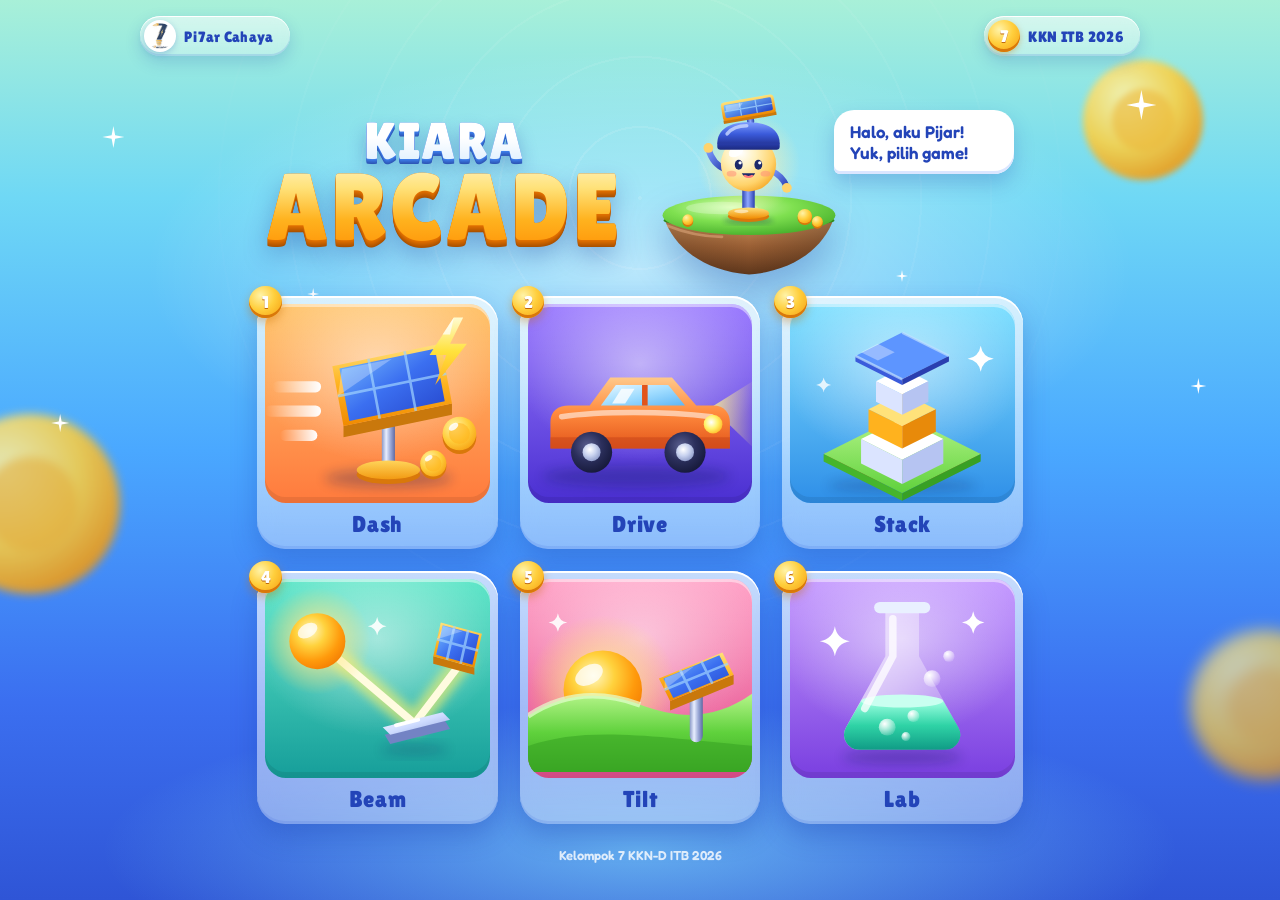
<file: index.html>
<!DOCTYPE html>
<html lang="id">
<head>
<meta charset="utf-8">
<meta name="viewport" content="width=device-width, initial-scale=1, viewport-fit=cover">
<meta name="theme-color" content="#1a1c5c">
<title>Kiara Arcade | Kelompok 7 KKN ITB 2026</title>
<link rel="icon" href="assets/logo.png">
<link rel="stylesheet" href="css/fonts.css?v=202611261515">
<link rel="stylesheet" href="css/hub.css?v=202611261515">
</head>
<body>

<div id="hub">
  <!-- lapisan latar -->
  <div class="bg-rays" aria-hidden="true"></div>
  <div class="bg-glow" aria-hidden="true"></div>
  <i class="shoot" aria-hidden="true"></i>
  <i class="shoot s2" aria-hidden="true"></i>
  <i class="bokeh b1" aria-hidden="true"></i>
  <i class="bokeh b2" aria-hidden="true"></i>
  <i class="bokeh b3" aria-hidden="true"></i>
  <div class="twinkles" aria-hidden="true">
    <i style="--x:8%;--y:14%;--s:22px;--d:0s"></i>
    <i style="--x:88%;--y:10%;--s:30px;--d:.8s"></i>
    <i style="--x:93%;--y:42%;--s:16px;--d:1.6s"></i>
    <i style="--x:4%;--y:46%;--s:18px;--d:2.2s"></i>
    <i style="--x:70%;--y:30%;--s:12px;--d:1.1s"></i>
    <i style="--x:24%;--y:32%;--s:12px;--d:2.8s"></i>
  </div>

  <header class="topbar">
    <div class="chip">
      <img src="assets/logo.png" alt="">
      <span>Pi7ar Cahaya</span>
    </div>
    <div class="chip">
      <b class="hex">7</b>
      <span>KKN ITB 2026</span>
    </div>
  </header>

  <section class="hero">
    <h1 class="title" aria-label="Kiara Arcade">
      <span class="t1" data-t="KIARA"><span class="fill">KIARA</span></span>
      <span class="t2" data-t="ARCADE"><span class="fill">ARCADE</span></span>
    </h1>

    <div class="stage">
      <p class="bubble">Halo, aku Pijar! Yuk, pilih game!</p>
      <div class="island-wrap">
        <img class="pijar" src="assets/pijar.svg" alt="Pijar, maskot Kiara Arcade">
        <svg class="island" viewBox="0 0 220 96" aria-hidden="true">
          <defs>
            <linearGradient id="rock" x1="0" y1="0" x2="0" y2="1"><stop offset="0" stop-color="#d0925c"/><stop offset=".5" stop-color="#9a5f34"/><stop offset="1" stop-color="#5e361b"/></linearGradient>
            <linearGradient id="rockL" x1="0" y1="0" x2="1" y2="0"><stop offset="0" stop-color="#000" stop-opacity=".18"/><stop offset=".5" stop-color="#000" stop-opacity="0"/><stop offset="1" stop-color="#000" stop-opacity=".25"/></linearGradient>
            <radialGradient id="grass" cx=".4" cy=".3" r=".8"><stop offset="0" stop-color="#d4ffb0"/><stop offset=".45" stop-color="#7fe050"/><stop offset="1" stop-color="#3ea826"/></radialGradient>
            <radialGradient id="icoin" cx=".35" cy=".3" r=".85"><stop offset="0" stop-color="#fff3a8"/><stop offset=".5" stop-color="#ffcf3d"/><stop offset="1" stop-color="#f59a0c"/></radialGradient>
          </defs>
          <path d="M16 32c10 30 42 58 94 62c52-4 84-32 94-62z" fill="url(#rock)"/>
          <path d="M16 32c10 30 42 58 94 62c52-4 84-32 94-62z" fill="url(#rockL)"/>
          <path d="M20 40c20 8 40 12 60 12" stroke="#e8b083" stroke-width="3" stroke-linecap="round" opacity=".5" fill="none"/>
          <ellipse cx="110" cy="34" rx="95" ry="8" fill="#2e8a1c"/>
          <ellipse cx="110" cy="28" rx="96" ry="22" fill="url(#grass)"/>
          <ellipse cx="80" cy="20" rx="40" ry="7" fill="#fff" opacity=".25"/>
          <ellipse cx="172" cy="31" rx="8" ry="8" fill="#d9780a"/><circle cx="172" cy="29" r="8" fill="url(#icoin)"/>
          <ellipse cx="186" cy="37" rx="6" ry="6" fill="#d9780a"/><circle cx="186" cy="35" r="6" fill="url(#icoin)"/>
          <ellipse cx="42" cy="35" rx="6" ry="6" fill="#d9780a"/><circle cx="42" cy="33" r="6" fill="url(#icoin)"/>
        </svg>
      </div>
    </div>
  </section>

  <main class="tiles" id="tiles" aria-label="Daftar permainan"></main>

  <footer class="foot">Kelompok 7 KKN-D ITB 2026</footer>
</div>

<div id="intro" class="hide" role="dialog" aria-modal="true" aria-labelledby="in-t">
  <div class="panel" id="panel">
    <div class="ribbon"><h2 id="in-t"></h2></div>
    <button class="close" id="in-x" type="button" aria-label="Tutup">
      <svg viewBox="0 0 24 24" aria-hidden="true"><path d="M6 6l12 12M18 6L6 18"/></svg>
    </button>
    <div class="showcase">
      <div class="burst" aria-hidden="true"></div>
      <div class="art" id="in-i" aria-hidden="true"></div>
    </div>
    <div class="talk">
      <img class="pijar" src="assets/pijar.svg" alt="">
      <p class="say" id="in-s"></p>
    </div>
    <div class="pills">
      <span class="pill"><b><svg viewBox="0 0 24 24" aria-hidden="true"><path d="M9 11V5.5a1.5 1.5 0 0 1 3 0V10m0-.5a1.5 1.5 0 0 1 3 0V11m0-.5a1.5 1.5 0 0 1 3 0v4.5a6 6 0 0 1-6 6h-1a6 6 0 0 1-4.6-2.2L4.6 15a1.5 1.5 0 0 1 2.3-1.9L9 15"/></svg></b><span id="in-k"></span></span>
      <span class="pill"><b><svg viewBox="0 0 24 24" aria-hidden="true"><path d="M12 3l2.6 5.6 6 .7-4.5 4.1 1.2 6L12 16.5 6.7 19.4l1.2-6L3.4 9.3l6-.7z"/></svg></b><span id="in-g"></span></span>
    </div>
    <button class="btn-go" id="in-go" type="button">Main!</button>
  </div>
</div>

<div id="play" class="hide">
</div>

<script src="js/music.js?v=202611261515"></script>
<script src="js/art.js?v=202611261515"></script>
<script src="js/hub.js?v=202611261515"></script>
</body>
</html>
</file>
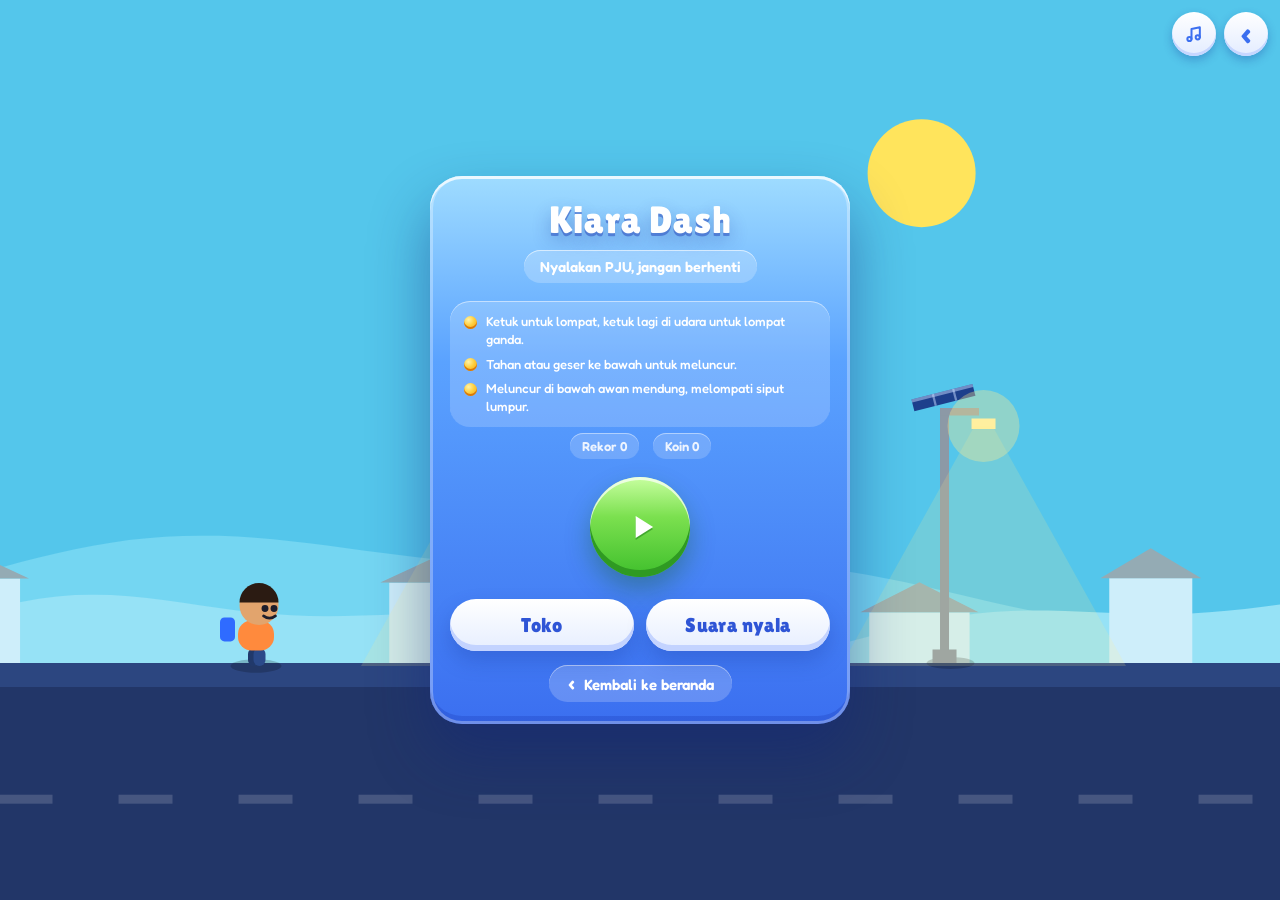
<file: games/dash.html>
<!DOCTYPE html>
<html lang="id" data-game="dash">
<head>
<meta charset="utf-8">
<meta name="viewport" content="width=device-width, initial-scale=1, maximum-scale=1, user-scalable=no, viewport-fit=cover">
<title>Kiara Dash</title>
<style>
:root{box-sizing:border-box;--ink:#0e3b43;--card:#ffffffee;--btn:#f2b705;--btnt:#2b2200}
@media (prefers-color-scheme:dark){:root:not([data-theme="light"]){--ink:#e8fff6;--card:#10262cee}}
:root[data-theme="dark"]{--ink:#e8fff6;--card:#10262cee}
html,body{height:100%;margin:0;background:#2a9d9a;font-family:"Trebuchet MS","Segoe UI",sans-serif;overflow:hidden;touch-action:none;user-select:none;-webkit-user-select:none}
canvas{position:fixed;inset:0;width:100%;height:100%;touch-action:none}
#pz{position:absolute;top:calc(env(safe-area-inset-top,0px) + 10px);right:10px;margin:0;width:42px;height:42px;padding:0;border-radius:12px;background:rgba(8,28,36,.42);color:#fff;font-size:13px;letter-spacing:-2px}
#ov{position:absolute;inset:0;display:flex;align-items:center;justify-content:center;padding:20px}
.card{background:var(--card);color:var(--ink);border-radius:18px;padding:22px 20px 18px;width:min(100%,380px);max-height:100%;overflow:auto;text-align:center;box-shadow:0 12px 40px #0005;backdrop-filter:blur(8px);-webkit-backdrop-filter:blur(8px)}
.card h1{font-size:28px;margin:0;font-weight:700;letter-spacing:-.5px}
.card p{margin:6px 0;font-size:14px;line-height:1.5}
.card .sub{font-weight:700;font-size:15px;margin:10px 0 2px}
.big{font-size:56px;font-weight:300;margin:4px 0}
.how{font-size:13px;opacity:.85}
.how2{display:flex;flex-direction:column;gap:3px;text-align:left;font-size:13px;line-height:1.4;margin:8px 0}
button{margin-top:12px;background:var(--btn);color:var(--btnt);border:0;border-radius:10px;padding:12px 26px;font-size:16px;font-weight:700;cursor:pointer;font-family:inherit;width:100%}
button:focus-visible{outline:3px solid var(--ink);outline-offset:2px}
.alt{background:transparent;color:var(--ink);box-shadow:inset 0 0 0 2px var(--ink)}
.row{display:flex;gap:8px}.row button{flex:1;padding:12px 8px}
.stat{display:flex;justify-content:center;flex-wrap:wrap;gap:4px 14px;font-size:13px;opacity:.9;margin-top:6px}
.edu{background:rgba(242,183,5,.18);border-radius:12px;padding:8px 12px;margin-top:8px;text-align:left;font-size:13px;line-height:1.45}
.edu b{display:block;font-size:12px;margin-bottom:2px}
.rec{display:inline-block;background:var(--btn);color:var(--btnt);font-size:12px;font-weight:700;border-radius:999px;padding:3px 10px;margin-bottom:6px}
.grid2{display:grid;grid-template-columns:repeat(2,1fr);gap:8px;margin-top:6px}.g3{grid-template-columns:repeat(3,1fr)}
.it{margin:0;padding:8px 4px;display:flex;flex-direction:column;align-items:center;gap:2px;border-radius:12px;background:transparent;color:var(--ink);box-shadow:inset 0 0 0 2px rgba(127,127,127,.45);font-size:13px}
.it small{font-size:11px;font-weight:600;opacity:.85}
.it.sel{box-shadow:inset 0 0 0 3px var(--btn);background:rgba(242,183,5,.2)}
.it .sw{width:22px;height:22px;border-radius:6px;box-shadow:0 0 0 2px rgba(0,0,0,.15)}
.hide{display:none!important}
@media (max-width:520px),(max-height:520px){.card{padding:16px 14px 12px}.card h1{font-size:24px}button{min-height:44px}.big{font-size:44px}}
body{font-family:"Arial Rounded MT Bold","Nunito","Trebuchet MS",sans-serif}
.card{--ink:#fff;--btn:#fff;--btnt:#243b6b;background:rgba(24,34,84,.34);color:#fff;border-radius:28px;box-shadow:none;backdrop-filter:none;-webkit-backdrop-filter:none;padding:24px 22px 18px}
.card h1{font-size:34px;font-weight:900;text-transform:uppercase;letter-spacing:1px}
.card .sub{text-transform:uppercase;letter-spacing:3px;opacity:.85;margin:2px 0 8px}
.logo{display:block;width:92px;margin:0 auto 12px;background:#fff;border-radius:22px;padding:6px}
button{border-radius:999px;box-shadow:0 5px 0 rgba(0,0,0,.18);font-weight:900;text-transform:uppercase;letter-spacing:.6px}
button:active{transform:translateY(3px);box-shadow:0 2px 0 rgba(0,0,0,.18)}
.alt{background:rgba(255,255,255,.2);color:#fff;box-shadow:none}
.edu{background:rgba(255,255,255,.16)}
.rec{background:#ffe45c;color:#3a2f00}
.it{color:#fff;box-shadow:inset 0 0 0 2px rgba(255,255,255,.4);text-transform:none;letter-spacing:0}
.it.sel{box-shadow:inset 0 0 0 3px #fff;background:rgba(255,255,255,.3)}
.lab{font-size:14px;letter-spacing:4px;text-transform:uppercase;opacity:.8}
.big{font-size:88px;font-weight:900;line-height:1;margin:2px 0}
.best{font-size:16px;font-weight:900;letter-spacing:2px;text-transform:uppercase;color:#ffe45c;margin-bottom:10px}
.chips{display:flex;justify-content:center;gap:8px}
.chips span{background:rgba(255,255,255,.2);border-radius:999px;padding:5px 12px;font-size:13px;font-weight:900;display:flex;align-items:center;gap:6px}
.cd{width:12px;height:12px;border-radius:50%;background:#ffd93b;display:inline-block}
.play{width:92px;height:92px;border-radius:50%;padding:0;margin:16px auto 4px;display:flex;align-items:center;justify-content:center;box-shadow:0 6px 0 rgba(0,0,0,.2)}
.play svg{margin-left:4px}
.fact{font-size:12px;opacity:.85;margin:10px 0 0;line-height:1.4}
#bkx{position:fixed;z-index:50;top:calc(env(safe-area-inset-top,0px) + 10px);right:60px;width:42px;height:42px;min-height:0;margin:0;padding:0;display:flex;align-items:center;justify-content:center;border:0;border-radius:12px;background:rgba(8,28,36,.42);color:#fff;font:700 26px/1 "Trebuchet MS",sans-serif;letter-spacing:0;text-transform:none;box-shadow:none;cursor:pointer}
#bkx:focus-visible{outline:3px solid #fff;outline-offset:2px}
#ov[style*="flex-end"]{z-index:30;align-items:flex-start!important;background:#ff6b57;padding:calc(env(safe-area-inset-top,0px) + 64px) 20px calc(env(safe-area-inset-bottom,0px) + 28px);overflow:auto;animation:pgin .3s ease-out}
#ov[style*="flex-end"] .card{--ink:#fff;--card:transparent;background:transparent;color:#fff;box-shadow:none;backdrop-filter:none;-webkit-backdrop-filter:none;max-height:none;overflow:visible;width:min(100%,420px);margin:auto;padding:0;text-align:center}
#ov[style*="flex-end"] .card:has(.big)::before{content:"Hasil permainan";display:block;font-size:13px;letter-spacing:4px;text-transform:uppercase;opacity:.75;margin-bottom:14px}
#ov[style*="flex-end"] .big{font-size:96px;font-weight:900;line-height:1;margin:6px 0}
#ov[style*="flex-end"] .card h1{font-size:30px;font-weight:900}
@keyframes pgin{from{opacity:0;transform:translateY(24px)}to{opacity:1;transform:none}}
</style>
<script src="../js/teks.js?v=202611261515"></script>
<script src="../js/kontrol.js?v=202611261515"></script>
<link rel="stylesheet" href="../css/fonts.css?v=202611261515">
<link rel="stylesheet" href="../css/game.css?v=202611261515">
<script>try{document.fonts.load('700 16px Fredoka');document.fonts.load('16px "Lilita One"')}catch(e){}</script>
</head>
<body>
<canvas id="c"></canvas>
<button id="pz" class="hide" aria-label="Jeda">❚❚</button>
<div id="ov"><div class="card" id="card"></div></div>
<script>
/* Kiara Dash. Auto-runner satu sentuhan bertema PJU tenaga surya.
   Ketuk = lompat, ketuk lagi di udara = lompat ganda, tahan / geser bawah = meluncur.
   Sambar blok panel surya untuk menyalakan PJU dan mengisi baterai.
   Skor = jarak (m) x (1 + efisiensi PJU). Siklus siang > senja > malam tiap 30 detik. */
const $=id=>document.getElementById(id);
const LOGO='[data-uri]';
const cv=$('c'),ctx=cv.getContext('2d'),ov=$('ov'),card=$('card'),pz=$('pz');
const RM=matchMedia('(prefers-reduced-motion: reduce)').matches;
let W=0,H=0,DPR=1,SC=1,VW=800,VH=600,GY=440,PXs=170;
function rs(){DPR=Math.min(devicePixelRatio||1,2);W=innerWidth;H=innerHeight;cv.width=W*DPR;cv.height=H*DPR;SC=Math.min(H/600,W/720);VW=W/SC;VH=H/SC;GY=VH*(W<H?.64:.74);PXs=Math.max(120,VW*.2)}
addEventListener('resize',rs);rs();
const G=2600,JV=860,JV2=800;
const SK=[
 {n:'Mang Teten',p:0,shirt:'#ff8a3d',pants:'#2b4a8a',hair:'#2b1b12',skin:'#e2a46d',pack:'#3c4a5a'},
 {n:'Cyber-Teten',p:60,shirt:'#17d4c4',pants:'#2a1f5e',hair:'#ff3df0',skin:'#d9a47a',pack:'#1b1440'},
 {n:'Eco-Ninja',p:120,shirt:'#2e8b57',pants:'#1d3b2a',hair:'#1d1d1d',skin:'#d9a47a',pack:'#4a3b27'},
 {n:'Volt-Runner',p:200,shirt:'#ffd100',pants:'#202020',hair:'#202020',skin:'#e2a46d',pack:'#303030'}];
const PL=[{n:'Klasik',p:0,c:'#8c99a6'},{n:'Modern',p:80,c:'#2e3a47'},{n:'Futuristik',p:160,c:'#3fe6ff'}];
let SV={coins:0,best:0,skins:[0],skin:0,poles:[0],pole:0,snd:1};
try{Object.assign(SV,JSON.parse(localStorage.getItem('sdr_v1')||'{}'))}catch(e){}
const save=()=>{try{localStorage.setItem('sdr_v1',JSON.stringify(SV))}catch(e){}};
const FACTS=['Panel surya mengubah cahaya matahari menjadi listrik arus searah yang disimpan di baterai untuk dipakai malam hari.','Sensor cahaya menyalakan lampu PJU otomatis saat gelap dan mematikannya saat pagi.','Debu, lumpur, dan bayangan awan mengurangi listrik yang dihasilkan panel, jadi panel perlu dibersihkan berkala.','Lampu LED sangat hemat energi, cocok untuk PJU tenaga surya yang dayanya terbatas.','Dusun yang jauh dari jaringan listrik sangat terbantu PJU surya karena tanpa kabel panjang.','Solar charge controller menjaga baterai agar tidak terisi berlebihan atau terkuras habis.'];
/* ---------- suara ---------- */
let AC=null;
function beep(f,d,type,v,f2){
  if(!SV.snd)return;
  try{
    if(!AC)AC=new (window.AudioContext||window.webkitAudioContext)();
    if(AC.state==='suspended')AC.resume();
    const o=AC.createOscillator(),g=AC.createGain(),t0=AC.currentTime;
    o.type=type||'square';o.frequency.setValueAtTime(f,t0);if(f2)o.frequency.exponentialRampToValueAtTime(f2,t0+d);
    g.gain.setValueAtTime(v||.05,t0);g.gain.exponentialRampToValueAtTime(.0001,t0+d);
    o.connect(g);g.connect(AC.destination);o.start(t0);o.stop(t0+d+.03);
  }catch(e){}
}
/* ---------- palet siklus waktu ---------- */
const PAL=[
 {sky:[[84,198,235],[84,198,235]],gr:[44,70,128],rd:[34,54,104],hl1:[116,214,242],hl2:[150,226,246],hs:[206,238,250],dk:0},
 {sky:[[255,138,101],[255,138,101]],gr:[116,50,98],rd:[92,38,80],hl1:[255,166,126],hl2:[255,192,152],hs:[255,208,176],dk:.32},
 {sky:[[58,44,126],[58,44,126]],gr:[26,22,66],rd:[18,14,50],hl1:[78,62,150],hl2:[98,82,170],hs:[112,96,186],dk:.74}];
const PNAME=['Siang','Senja','Malam'];
const lr=(a,b,k)=>a.map((v,i)=>v+(b[i]-v)*k);
const rgb=c=>`rgb(${c[0]|0},${c[1]|0},${c[2]|0})`;
function mixPal(A,B,k){return{sky:[lr(A.sky[0],B.sky[0],k),lr(A.sky[1],B.sky[1],k)],gr:lr(A.gr,B.gr,k),rd:lr(A.rd,B.rd,k),hl1:lr(A.hl1,B.hl1,k),hl2:lr(A.hl2,B.hl2,k),hs:lr(A.hs,B.hs,k),dk:A.dk+(B.dk-A.dk)*k}}
let PALC=PAL[0],dark=0,phName='Siang';
function calcPal(){
  const ph=Math.floor(t/30)%3,f=t%30,x=Math.max(0,Math.min(1,(f-25)/5)),k=x*x*(3-2*x);
  PALC=mixPal(PAL[ph],PAL[(ph+1)%3],k);dark=PALC.dk;phName=PNAME[(ph+(k>.5?1:0))%3];
}
const hash=n=>{const x=Math.sin(n*127.1+311.7)*43758.5453;return x-Math.floor(x)};
/* ---------- state ---------- */
let st='menu',t=0,dist=0,spd=0,bat=100,run=0,poleLit=0,poleMiss=0,spawnX=0,poleX=0,dyingT=0,guard=0,hintT=0,shake=0,flashA=0,flashC='255,255,255',anim=0,inZone=false,last=0;
let P={y:0,vy:0,jumps:0,sl:false,slT:0,hold:false,inv:0,slow:0};
let ents=[],poles=[],parts=[],fl=[],bolts=[],pd=null;
const eff=()=>poleLit+poleMiss?Math.round(100*poleLit/(poleLit+poleMiss)):100;
const sxOf=x=>PXs+(x-dist);
function poleEnsure(){while(poleX<dist+VW+300){poles.push({x:poleX,lit:st==='menu',flash:0,counted:st==='menu'});poleX+=320}}
function startRun(){
  st='play';t=0;dist=0;bat=100;run=0;poleLit=0;poleMiss=0;ents=[];poles=[];parts=[];fl=[];bolts=[];
  P={y:0,vy:0,jumps:0,sl:false,slT:0,hold:false,inv:0,slow:0};
  spawnX=480;poleX=420;dyingT=0;guard=.25;hintT=5;shake=0;flashA=0;pd=null;
  ov.classList.add('hide');pz.classList.remove('hide');calcPal();poleEnsure();
}
/* ---------- pola rintangan ---------- */
const coin=(x,h)=>ents.push({k:'coin',x,h});
function spawnPattern(x){
  const r=Math.random();
  if(r<.28){
    ents.push({k:'panel',x:x+120,lo:160,hi:190});
    for(let i=0;i<5;i++)coin(x+i*34,60+Math.sin(i/4*Math.PI)*60);
    return 360;
  }
  if(r<.42){
    ents.push({k:'panel',x:x+120,lo:270,hi:300});
    for(let i=0;i<4;i++)coin(x+i*36,130+i*28);
    return 380;
  }
  if(r<.62){
    ents.push({k:'snail',x:x+90});
    for(let i=0;i<5;i++)coin(x+i*36+10,70+Math.sin(i/4*Math.PI)*70);
    return 380;
  }
  if(r<.8){
    ents.push({k:'drone',x:x+90});
    for(let i=0;i<4;i++)coin(x+i*38+10,14);
    return 360;
  }
  ents.push({k:'snail',x:x+40});
  ents.push({k:'panel',x:x+330,lo:160,hi:190});
  coin(x+300,60);coin(x+340,90);coin(x+380,60);
  return 520;
}
/* ---------- aksi ---------- */
function burst(x,y,n,c,sp){
  if(RM)n=Math.min(n,6);
  for(let i=0;i<n;i++){const a=Math.random()*6.28,v=(sp||160)*(.3+Math.random());parts.push({x,y,vx:Math.cos(a)*v,vy:Math.sin(a)*v-60,g:500,life:.5+Math.random()*.4,max:.9,s:2+Math.random()*3,c})}
}
function floater(x,y,txt,c){fl.push({x,y,txt,c,life:.9})}
function jump(){
  if(st!=='play'||guard>0)return;
  P.slT=0;
  if(P.y<=1){P.vy=JV;P.jumps=1;P.y=.5;beep(320,.12,'square',.04,640)}
  else if(P.jumps<2){P.vy=JV2;P.jumps=2;burst(PXs,GY-P.y,8,'255,240,170',120);beep(480,.12,'square',.04,900)}
}
function slideSwipe(){if(st!=='play')return;P.slT=.6;if(P.y>0)P.vy=Math.min(P.vy,-900)}
function hitPanel(e){
  bat=Math.min(100,bat+12);flashA=RM?.08:.35;flashC='255,255,255';shake=RM?0:.5;
  beep(220,.3,'sawtooth',.06,1400);
  const sx=sxOf(e.x),sy=GY-(e.lo+e.hi)/2;
  burst(sx,sy,18,'255,226,110',220);floater(sx,sy-20,'+12','#ffe27a');
  const un=poles.filter(p=>!p.lit&&p.x>dist+30).sort((a,b)=>a.x-b.x).slice(0,2);
  un.forEach(p=>{p.lit=true;p.flash=1;bat=Math.min(100,bat+3);bolts.push({x1:e.x,y1:GY-e.hi,x2:p.x+16,y2:GY-160,t:.45})});
  if(un.length)floater(sx,sy-48,'PJU menyala','#fff');
}
function hurt(e,dmg,slow){
  bat-=dmg;P.inv=1.1;if(slow)P.slow=1.6;shake=RM?0:1;flashA=RM?.06:.22;flashC='255,70,70';
  burst(PXs,GY-P.y-24,14,slow?'120,84,50':'170,180,190',200);floater(PXs,GY-P.y-70,'-'+dmg,'#ff8a7a');beep(180,.25,'sawtooth',.07,50);
}
function updateGame(dt){
  t+=dt;guard-=dt;hintT-=dt;calcPal();
  if(pd&&!pd.slid&&st==='play'&&performance.now()-pd.t>180){pd.slid=true;pd.hold=true;P.hold=true;if(P.y>0)P.vy=Math.min(P.vy,-900)}
  let mult=1;
  if(P.slow>0){mult*=.45;P.slow-=dt}
  if(P.inv>0)P.inv-=dt;
  if(bat<18)mult*=.55+bat/40;
  if(st==='dying'){dyingT+=dt;mult*=Math.max(0,1-dyingT/1.3);if(dyingT>1.5){gameOver();return}}
  spd=Math.min(560,300+t*5)*mult;dist+=spd*dt;
  if(P.slT>0)P.slT-=dt;
  P.vy-=G*dt;P.y+=P.vy*dt;
  if(P.y<=0){P.y=0;if(P.vy<0)P.vy=0;P.jumps=0}
  P.sl=P.y===0&&(P.hold||P.slT>0);
  while(spawnX<dist+VW+300)spawnX+=spawnPattern(spawnX)+60+Math.random()*120;
  poleEnsure();
  poles.forEach(p=>{if(!p.counted&&p.x<dist-70){p.counted=true;p.lit?poleLit++:poleMiss++}});
  poles=poles.filter(p=>p.x>dist-400);
  if(st==='play'){
    const hg=P.sl?24:48,y0=P.y,y1=P.y+hg;
    for(const e of ents){
      const dx=e.x-dist;if(e.done||Math.abs(dx)>70)continue;
      if(e.k==='coin'){if(Math.abs(dx)<24&&e.h+12>y0&&e.h-12<y1){e.done=true;e.fade=1;run++;bat=Math.min(100,bat+1.5);beep(900,.08,'square',.03,1400);burst(sxOf(e.x),GY-e.h,5,'255,215,80',90)}}
      else if(e.k==='panel'){if(Math.abs(dx)<40&&y1>e.lo&&y0<e.hi){e.done=true;e.fade=1;hitPanel(e)}}
      else if(P.inv<=0){
        if(e.k==='snail'&&Math.abs(dx)<30&&y0<26)hurt(e,12,true);
        else if(e.k==='drone'&&Math.abs(dx)<38&&y1>34&&y0<78)hurt(e,16,false);
      }
    }
    inZone=dark>.5&&poles.some(p=>!p.lit&&Math.abs(p.x-dist)<150);
    bat-=(3.2+Math.min(5,t*.04))*(inZone?2.4:1)*dt;
    if(bat<=0){bat=0;st='dying';dyingT=0;P.hold=false;pd=null;beep(300,.5,'sawtooth',.06,60)}
  }
  ents.forEach(e=>{if(e.k==='snail')e.x-=40*dt;else if(e.k==='drone')e.x-=20*dt;if(e.done)e.fade-=dt*3});
  ents=ents.filter(e=>e.x>dist-250&&!(e.done&&e.fade<=0));
}
function gameOver(){
  st='over';pz.classList.add('hide');pd=null;P.hold=false;
  const m=Math.floor(dist/10),ef=eff(),sc=Math.round(m*(1+ef/100)),rec=sc>SV.best;
  if(rec)SV.best=sc;SV.coins+=run;save();beep(400,.7,'triangle',.06,70);
  overCard(sc,m,ef,rec,true);
}
/* ---------- kartu menu ---------- */
function menuCard(){
  st='menu';t=0;dist=0;poles=[];ents=[];parts=[];fl=[];bolts=[];poleX=300;P={y:0,vy:0,jumps:0,sl:false,slT:0,hold:false,inv:0,slow:0};bat=100;pz.classList.add('hide');
  card.innerHTML=`<img class="logo" alt="pi7arcahaya" src="${LOGO}"><h1>Kiara Dash</h1><p class="sub">Nyalakan PJU, jangan berhenti</p><div class="how2"><span>Ketuk untuk lompat, ketuk lagi di udara untuk lompat ganda.</span><span>Tahan atau geser ke bawah untuk meluncur.</span><span>Meluncur di bawah awan mendung, melompati siput lumpur.</span></div><div class="stat"><span>Rekor ${SV.best}</span><span>Koin ${SV.coins}</span></div><button id="pl" class="play" aria-label="Main"><svg viewBox="0 0 24 24" width="38" height="38"><path d="M8 5v14l11-7z" fill="currentColor"/></svg></button><div class="row"><button id="sh" class="alt">Toko</button><button id="sn" class="alt">${SV.snd?'Suara nyala':'Suara mati'}</button></div>`;
  ov.style.alignItems='center';ov.classList.remove('hide');
  $('pl').onclick=startRun;$('sh').onclick=()=>shopCard('menu');
  $('sn').onclick=()=>{SV.snd=SV.snd?0:1;save();menuCard()};
}
function shopCard(from){
  const row=(arr,own,cur,kind,sw)=>arr.map((o,i)=>{const has=own.includes(i),sel=cur===i;return `<button class="it ${sel?'sel':''}" data-k="${kind}" data-i="${i}"><i class="sw" style="background:${sw(o)}"></i><b>${o.n}</b><small>${sel?'Dipakai':has?'Pakai':'🪙 '+o.p}</small></button>`}).join('');
  card.innerHTML=`<h1>Toko</h1><p>${SV.coins} koin matahari</p><p class="sub">Karakter</p><div class="grid2">${row(SK,SV.skins,SV.skin,'s',o=>o.shirt)}</div><p class="sub">Tiang PJU</p><div class="grid2 g3">${row(PL,SV.poles,SV.pole,'p',o=>o.c)}</div><p class="how" id="msg">&nbsp;</p><button id="bk">Kembali</button>`;
  ov.style.alignItems='flex-end';ov.classList.remove('hide');
  card.querySelectorAll('.it').forEach(b=>b.onclick=()=>{
    const s=b.dataset.k==='s',i=+b.dataset.i,arr=s?SK:PL,own=s?SV.skins:SV.poles;
    if(!own.includes(i)){
      if(SV.coins<arr[i].p){$('msg').textContent='Koin belum cukup. Kumpulkan lebih banyak koin matahari.';return}
      SV.coins-=arr[i].p;own.push(i);
    }
    if(s)SV.skin=i;else SV.pole=i;
    save();shopCard(from);
  });
  $('bk').onclick=from==='over'?gameOver_back:menuCard;
}
function overCard(sc,m,ef,rec,fact){
  card.innerHTML=`${rec?'<div class="rec">Rekor baru!</div>':''}<div class="lab">Skor</div><div class="big">${sc}</div><div class="best">Rekor ${SV.best}</div><div class="chips"><span>${m} m</span><span>PJU ${ef}%</span><span><i class="cd"></i>+${run}</span></div><button id="again" class="play" aria-label="Main lagi"><svg viewBox="0 0 24 24" width="38" height="38"><path d="M8 5v14l11-7z" fill="currentColor"/></svg></button><div class="row"><button id="shp" class="alt">Toko</button><button id="mn" class="alt">Menu</button></div>${fact?`<p class="fact">${FACTS[Math.random()*FACTS.length|0]}</p>`:''}`;
  ov.style.alignItems='flex-end';ov.classList.remove('hide');
  $('again').onclick=startRun;$('shp').onclick=()=>shopCard('over');$('mn').onclick=menuCard;
}
function gameOver_back(){gameOver_replay()}
function gameOver_replay(){
  /* kembali ke kartu hasil tanpa menghitung ulang skor */
  const m=Math.floor(dist/10),ef=eff(),sc=Math.round(m*(1+ef/100));
  overCard(sc,m,ef,false,false);
}
function pauseGame(){
  if(st!=='play')return;
  st='pause';pd=null;P.hold=false;
  card.innerHTML='<h1>Dijeda</h1><p>Posisi lari tetap tersimpan.</p><button id="rs">Lanjut</button><div class="row"><button id="rt" class="alt">Ulangi</button><button id="mn" class="alt">Menu</button></div>';
  ov.style.alignItems='center';ov.classList.remove('hide');
  $('rs').onclick=()=>{ov.classList.add('hide');st='play';guard=.3};
  $('rt').onclick=startRun;$('mn').onclick=menuCard;
}
pz.onclick=pauseGame;
document.addEventListener('visibilitychange',()=>{if(document.hidden)pauseGame()});
/* ---------- input ---------- */
cv.addEventListener('pointerdown',e=>{if(st!=='play')return;pd={t:performance.now(),y:e.clientY,slid:false,hold:false}});
cv.addEventListener('pointermove',e=>{if(pd&&!pd.slid&&e.clientY-pd.y>36){pd.slid=true;slideSwipe()}});
const pup=()=>{if(!pd)return;if(!pd.slid&&performance.now()-pd.t<180)jump();if(pd.hold)P.hold=false;pd=null};
cv.addEventListener('pointerup',pup);cv.addEventListener('pointercancel',pup);
addEventListener('keydown',e=>{
  if(e.code==='Space'||e.code==='ArrowUp'||e.code==='KeyW'){e.preventDefault();if(!e.repeat)jump()}
  else if(e.code==='ArrowDown'||e.code==='KeyS'){e.preventDefault();if(st==='play'){if(!P.hold&&P.y>0)P.vy=Math.min(P.vy,-900);P.hold=true}}
  else if(e.code==='Escape'||e.code==='KeyP'){if(st==='play')pauseGame();else if(st==='pause'){const r=$('rs');if(r)r.click()}}
});
addEventListener('keyup',e=>{if(e.code==='ArrowDown'||e.code==='KeyS')P.hold=false});
/* ---------- gambar ---------- */
function rr(x,y,w,h,r){ctx.beginPath();ctx.moveTo(x+r,y);ctx.arcTo(x+w,y,x+w,y+h,r);ctx.arcTo(x+w,y+h,x,y+h,r);ctx.arcTo(x,y+h,x,y,r);ctx.arcTo(x,y,x+w,y,r);ctx.closePath()}
function circ(x,y,r,c){ctx.beginPath();ctx.arc(x,y,r,0,7);ctx.fillStyle=c;ctx.fill()}
function hills(par,hgt,amp,fq,col){
  ctx.beginPath();ctx.moveTo(-10,GY);
  for(let x=-10;x<=VW+14;x+=12){const u=(x+dist*par)*fq;ctx.lineTo(x,GY-hgt-amp*(Math.sin(u)+.5*Math.sin(u*2.3)))}
  ctx.lineTo(VW+14,GY);ctx.closePath();ctx.fillStyle=rgb(col);ctx.fill();
}
function village(){
  const sp=160,par=.5,base=Math.floor(dist*par/sp);
  for(let k=-1;k<VW/sp+2;k++){
    const i=base+k,h=hash(i);if(h<.25)continue;
    const w=50+hash(i+7)*26,hh=34+hash(i+13)*26,x=i*sp-dist*par+20,y=GY-hh;
    ctx.fillStyle=rgb(PALC.hs);ctx.fillRect(x,y,w,hh);
    ctx.fillStyle=rgb(lr(PALC.hs,[0,0,0],.28));ctx.beginPath();ctx.moveTo(x-6,y);ctx.lineTo(x+w/2,y-20);ctx.lineTo(x+w+6,y);ctx.closePath();ctx.fill();
    if(dark>.4){ctx.fillStyle=`rgba(255,214,120,${Math.min(.9,(dark-.3)*1.6)})`;ctx.fillRect(x+w*.3,y+hh*.35,9,10)}
  }
}
function drawSky(){
  ctx.fillStyle=rgb(PALC.sky[0]);ctx.fillRect(-20,-20,VW+40,VH+40);
  const sa=Math.max(0,1-dark*1.5),ma=Math.max(0,Math.min(1,(dark-.3)*2.5));
  if(sa>.02){ctx.globalAlpha=sa;circ(VW*.72,GY*.26+dark*GY*.45,36,'#ffe45c');ctx.globalAlpha=1}
  if(ma>.02){ctx.save();ctx.fillStyle='#fff';for(let i=0;i<30;i++){ctx.globalAlpha=ma*(.3+.5*Math.abs(Math.sin(anim*.8+i)));rr(hash(i)*VW,hash(i+50)*GY*.7,3,3,1.5);ctx.fill()}ctx.globalAlpha=ma;circ(VW*.8,GY*.22,26,'#fff7d6');circ(VW*.8+10,GY*.22-6,22,rgb(PALC.sky[0]));ctx.restore()}
  hills(.12,60,22,.006,PALC.hl1);hills(.25,28,16,.009,PALC.hl2);village();
}
function drawGround(){
  ctx.fillStyle=rgb(PALC.gr);ctx.fillRect(-20,GY-2,VW+40,VH-GY+30);
  ctx.fillStyle=rgb(PALC.rd);ctx.fillRect(-20,GY+14,VW+40,VH-GY+30);
  ctx.fillStyle='rgba(255,255,255,.16)';const o=-(dist%80);for(let x=o-80;x<VW+80;x+=80)ctx.fillRect(x,GY+(VH-GY)*.55,36,6);
}
function arm(){return SV.pole===1?34:26}
function drawPole(p){
  const sx=sxOf(p.x);if(sx<-80||sx>VW+80)return;
  const s=SV.pole,h=170,by=GY-2,pc=PL[s].c==='#3fe6ff'?'#e8f4ff':PL[s].c,a=arm();
  ctx.fillStyle='rgba(0,0,0,.2)';ctx.beginPath();ctx.ellipse(sx+4,by,16,4,0,0,7);ctx.fill();
  ctx.fillStyle=pc;ctx.fillRect(sx-3,by-h,6,h);ctx.fillRect(sx-8,by-9,16,9);ctx.fillRect(sx-3,by-h,a,5);
  if(s===2&&p.lit){ctx.fillStyle='#3fe6ff';ctx.fillRect(sx-1,by-h,2,h)}
  ctx.save();ctx.translate(sx,by-h-4);ctx.rotate(-.25);ctx.fillStyle='#1d3f8c';ctx.fillRect(-21,-7,42,8);ctx.fillStyle='rgba(200,220,255,.5)';ctx.fillRect(-21,-7,42,2);ctx.fillRect(-7,-7,1.5,8);ctx.fillRect(7,-7,1.5,8);ctx.restore();
  const lx=sx+a,ly=by-h+10,on=p.lit,c=on?(s===2?'#8ff8ff':s===1?'#ffffff':'#fff1a8'):'#6a7480';
  ctx.fillStyle=c;
  if(s===0)ctx.fillRect(lx-8,ly-3,16,7);else if(s===1){rr(lx-12,ly-2,24,5,2.5);ctx.fill()}else{circ(lx,ly,6,c);ctx.strokeStyle=on?'#3fe6ff':'#8c99a6';ctx.lineWidth=2;ctx.beginPath();ctx.arc(lx,ly,9,0,7);ctx.stroke()}
}
function drawSnail(e){
  const sx=sxOf(e.x);if(sx<-80||sx>VW+80)return;const y=GY;
  rr(sx+16,y-5,64,5,2.5);ctx.fillStyle='rgba(0,0,0,.18)';ctx.fill();
  rr(sx-24,y-14,48,14,7);ctx.fillStyle='#8a6a58';ctx.fill();
  circ(sx+6,y-22,15,'#ff7a59');circ(sx+6,y-22,7,'#ffc2ae');
  circ(sx-18,y-20,3,'#fff');circ(sx-18,y-20,1.4,'#222');
}
function drawDrone(e){
  const sx=sxOf(e.x);if(sx<-90||sx>VW+90)return;const cy=GY-56+Math.sin(anim*3+e.x*.05)*4;
  ctx.fillStyle='#bfe3ff';for(let i=0;i<3;i++)ctx.fillRect(sx-14+i*14,cy+22+((anim*1.2+i*.33)%1)*18,3,7);
  circ(sx-18,cy+4,15,'#7d8aa6');circ(sx+18,cy+4,15,'#7d8aa6');rr(sx-32,cy,64,18,9);ctx.fillStyle='#7d8aa6';ctx.fill();
  circ(sx-6,cy-4,19,'#95a1bb');circ(sx+10,cy-6,14,'#95a1bb');
  circ(sx+4,cy+2,3,'#fff');circ(sx+16,cy+2,3,'#fff');
}
let wasAir=false,sq=0;
function drawPlayer(){
  const sk=SK[SV.skin],air=P.y>.5;
  if(wasAir&&!air)sq=.28;wasAir=air;sq*=.86;
  const stv=air?Math.min(.16,Math.abs(P.vy)/5200):0,scy=1+stv-sq*.5,scx=1-stv*.7+sq*.5;
  ctx.save();
  if(P.inv>0&&Math.floor(P.inv*14)%2===0)ctx.globalAlpha=.45;
  const shw=Math.max(.35,1-P.y/320);
  ctx.save();ctx.fillStyle=`rgba(0,0,0,${.2*shw})`;ctx.beginPath();ctx.ellipse(PXs,GY,17*shw,4.5*shw,0,0,7);ctx.fill();ctx.restore();
  const on=!air&&!(st==='dying'&&spd<20),ph=anim*(8+spd/40),sw=on?Math.sin(ph):0,bob=on?Math.abs(Math.cos(ph))*3:0;
  ctx.translate(PXs,GY-P.y);
  if(P.sl){ctx.translate(16,-8);ctx.rotate(-1.3)}
  ctx.scale(scx,scy);
  const leg=(x,y,w,h,dim)=>{rr(x,y,w,h,w/2);ctx.fillStyle=sk.pants;ctx.fill();if(dim){ctx.fillStyle='rgba(0,0,0,.22)';ctx.fill()}};
  if(air){leg(-10,-12,8,10,1);leg(3,-9,8,9,0)}else{leg(-9+sw*6,-12,8,12,1);leg(2-sw*6,-12,8,12,0)}
  ctx.translate(0,-bob);
  rr(-24,-30,10,16,3);ctx.fillStyle='#2f6bff';ctx.fill();
  rr(-12,-28,24,20,9);ctx.fillStyle=sk.shirt;ctx.fill();
  circ(2,-38,13,sk.skin);
  ctx.fillStyle=sk.hair;ctx.beginPath();ctx.arc(2,-40,13,Math.PI,0);ctx.closePath();ctx.fill();
  circ(6,-36,2.3,'#1d1d2b');circ(12,-36,2.3,'#1d1d2b');
  ctx.strokeStyle='#1d1d2b';ctx.lineWidth=1.8;ctx.lineCap='round';ctx.beginPath();ctx.moveTo(5,-31);ctx.quadraticCurveTo(9,-28,13,-31);ctx.stroke();
  if(SV.skin===1){rr(4,-42,13,6,3);ctx.fillStyle='#27f3ff';ctx.fill()}
  else if(SV.skin===2){rr(-11,-46,26,5,2.5);ctx.fillStyle='#d6322b';ctx.fill()}
  else if(SV.skin===3){ctx.fillStyle='#ffd100';ctx.beginPath();ctx.moveTo(4,-26);ctx.lineTo(-4,-18);ctx.lineTo(1,-18);ctx.lineTo(-2,-10);ctx.lineTo(8,-21);ctx.lineTo(2,-21);ctx.closePath();ctx.fill()}
  ctx.restore();
}
function drawPanelBlock(e){
  const sx=sxOf(e.x);if(sx<-80||sx>VW+80)return;
  const a=e.done?Math.max(0,e.fade):1,y=GY-e.hi,sc=(e.done?1+(1-a)*.5:1)*(1+.05*Math.sin(anim*6+e.x));
  ctx.save();ctx.globalAlpha=a;ctx.translate(sx,y+15);ctx.scale(sc,sc);
  rr(-29,-16,58,32,9);ctx.fillStyle='#2f6bff';ctx.fill();
  ctx.fillStyle='#ffe45c';ctx.beginPath();ctx.moveTo(3,-10);ctx.lineTo(-8,1);ctx.lineTo(-1,1);ctx.lineTo(-4,10);ctx.lineTo(8,-2);ctx.lineTo(1,-2);ctx.closePath();ctx.fill();
  ctx.restore();
}
function drawCoin(e){
  const sx=sxOf(e.x);if(sx<-30||sx>VW+30)return;const a=e.done?Math.max(0,e.fade):1,rx=3+9*Math.abs(Math.cos(anim*4+e.x*.05)),y=GY-e.h;
  ctx.save();ctx.globalAlpha=a;ctx.beginPath();ctx.ellipse(sx,y,rx,12,0,0,7);ctx.fillStyle='#ffd93b';ctx.fill();
  ctx.beginPath();ctx.ellipse(sx,y,Math.max(1,rx*.5),7,0,0,7);ctx.fillStyle='#ffb800';ctx.fill();ctx.restore();
}
function drawBolt(b){
  const x1=sxOf(b.x1),x2=sxOf(b.x2),y1=b.y1,y2=b.y2,n=10,pts=[];
  for(let i=0;i<=n;i++){const f=i/n,j=i===0||i===n?0:(Math.random()-.5)*34;pts.push([x1+(x2-x1)*f+j*.4,y1+(y2-y1)*f+j])}
  ctx.save();ctx.lineJoin='round';ctx.globalAlpha=Math.min(1,b.t*3);
  [[6,'#ffe45c']].forEach(s=>{ctx.lineWidth=s[0];ctx.strokeStyle=s[1];ctx.beginPath();pts.forEach((p,i)=>i?ctx.lineTo(p[0],p[1]):ctx.moveTo(p[0],p[1]));ctx.stroke()});
  ctx.restore();
}
function glows(){
  const col=SV.pole===2?'120,240,255':'255,236,140';
  poles.forEach(p=>{
    const sx=sxOf(p.x);if(sx<-260||sx>VW+260)return;
    if(!p.lit){if(dark>.5){ctx.fillStyle=`rgba(255,70,110,${.10*dark+.04*(.5+.5*Math.sin(anim*4))})`;ctx.fillRect(sx-150,GY,300,VH-GY)}return}
    const lx=sx+arm(),ly=GY-160,al=.16+.18*dark+p.flash*.3;
    ctx.fillStyle=`rgba(${col},${al})`;ctx.beginPath();ctx.moveTo(lx-6,ly);ctx.lineTo(lx+6,ly);ctx.lineTo(lx+95,GY);ctx.lineTo(lx-95,GY);ctx.closePath();ctx.fill();
    circ(lx,ly,(1+p.flash*.4)*24,`rgba(${col},${.35+.2*dark})`);
  });
}
function hud(){
  ctx.setTransform(DPR,0,0,DPR,0,0);
  if(st==='menu')return;
  const u=Math.min(W,H),pad=14,sc=Math.max(52,Math.min(120,u/5.5)),sm=Math.max(13,Math.min(20,u/28));
  const T=(s,x,y,sz,al,c,a)=>{ctx.globalAlpha=a==null?1:a;ctx.font=`700 ${sz}px Fredoka,"Segoe UI",sans-serif`;ctx.textAlign=al;ctx.textBaseline='alphabetic';ctx.fillStyle=c||'#fff';ctx.fillText(s,x,y);ctx.globalAlpha=1};
  T(String(Math.floor(dist/10)),W/2,pad+sc*.82,sc,'center','#fff',.9);
  const bw=Math.min(W*.56,300),bh=10,bx=W/2-bw/2,by=pad+sc*.82+14;
  ctx.save();ctx.globalAlpha=bat<25?.6+.4*Math.sin(anim*12):1;rr(bx,by,bw,bh,5);ctx.fillStyle='rgba(255,255,255,.28)';ctx.fill();
  if(bat>0){rr(bx,by,Math.max(bh,bw*bat/100),bh,5);ctx.fillStyle=bat>50?'#7dff9a':bat>25?'#ffe45c':'#ff6b6b';ctx.fill()}ctx.restore();
  circ(pad+10,pad+14,9,'#ffd93b');T(String(run),pad+26,pad+21,sm*1.3,'left','#fff');
  T(phName+', PJU '+eff()+'%',W/2,by+bh+sm*1.7,sm,'center','#fff',.85);
  if(inZone&&st==='play')T('Zona gelap! Baterai terkuras',W/2,by+bh+sm*3.4,sm,'center','#ffe45c');
  if(st==='dying')T('Baterai habis',W/2,H*.45,sm*2.6,'center','#fff');
  if(hintT>0&&st==='play'){const a=Math.min(1,hintT);T('Ketuk lompat, dua kali lompat ganda',W/2,H*.3,sm*1.1,'center','#fff',a);T('Tahan atau geser bawah untuk meluncur',W/2,H*.3+sm*1.7,sm*1.1,'center','#fff',a);T('Sambar blok panel surya',W/2,H*.3+sm*3.4,sm*1.1,'center','#ffe45c',a)}
}
function draw(){
  const k=DPR*SC;ctx.setTransform(k,0,0,k,0,0);
  const sx=(Math.random()-.5)*shake*8,sy=(Math.random()-.5)*shake*8;
  ctx.translate(sx,sy);
  drawSky();drawGround();
  poles.forEach(drawPole);
  ents.forEach(e=>{if(e.k==='snail')drawSnail(e);else if(e.k==='drone')drawDrone(e)});
  drawPlayer();
  glows();
  ents.forEach(e=>{if(e.k==='panel')drawPanelBlock(e);else if(e.k==='coin')drawCoin(e)});
  bolts.forEach(drawBolt);
  ctx.save();
  parts.forEach(p=>{const a=Math.max(0,p.life/p.max);ctx.fillStyle=`rgba(${p.c},${a})`;ctx.beginPath();ctx.arc(p.x,p.y,p.s*(.4+.6*a),0,7);ctx.fill()});ctx.restore();
  fl.forEach(f=>{ctx.save();ctx.globalAlpha=Math.min(1,f.life*2);ctx.font='800 22px "Trebuchet MS","Segoe UI",sans-serif';ctx.textAlign='center';ctx.lineWidth=4;ctx.strokeStyle='rgba(8,28,36,.55)';ctx.strokeText(f.txt,f.x,f.y);ctx.fillStyle=f.c;ctx.fillText(f.txt,f.x,f.y);ctx.restore()});
  ctx.setTransform(DPR,0,0,DPR,0,0);
  if(flashA>.01){ctx.fillStyle=`rgba(${flashC},${flashA})`;ctx.fillRect(0,0,W,H)}
  hud();
}
function update(dt){
  anim+=dt;
  shake=Math.max(0,shake-dt*3);flashA=Math.max(0,flashA-dt*1.8);
  bolts.forEach(b=>b.t-=dt);bolts=bolts.filter(b=>b.t>0);
  parts.forEach(p=>{p.life-=dt;p.x+=p.vx*dt;p.y+=p.vy*dt;p.vy+=p.g*dt});parts=parts.filter(p=>p.life>0);
  fl.forEach(f=>{f.life-=dt;f.y-=40*dt});fl=fl.filter(f=>f.life>0);
  poles.forEach(p=>p.flash=Math.max(0,p.flash-dt*1.5));
  if(st==='menu'){dist+=140*dt;t+=dt*.8;spd=140;calcPal();poleEnsure();poles=poles.filter(p=>p.x>dist-400);return}
  if(st==='play'||st==='dying')updateGame(dt);
}
function frame(ts){
  const dt=Math.min((ts-last)/1000||0,.05);last=ts;
  update(dt);draw();requestAnimationFrame(frame);
}
menuCard();
requestAnimationFrame(frame);
</script>
<button id="bkx" aria-label="Kembali ke pilihan game">‹</button>
<script>(function(){var b=document.getElementById("bkx");b.addEventListener("pointerdown",function(e){e.stopPropagation()});b.addEventListener("click",function(){parent.postMessage("sa-back","*")})})();</script>
</body>
</html>
</file>
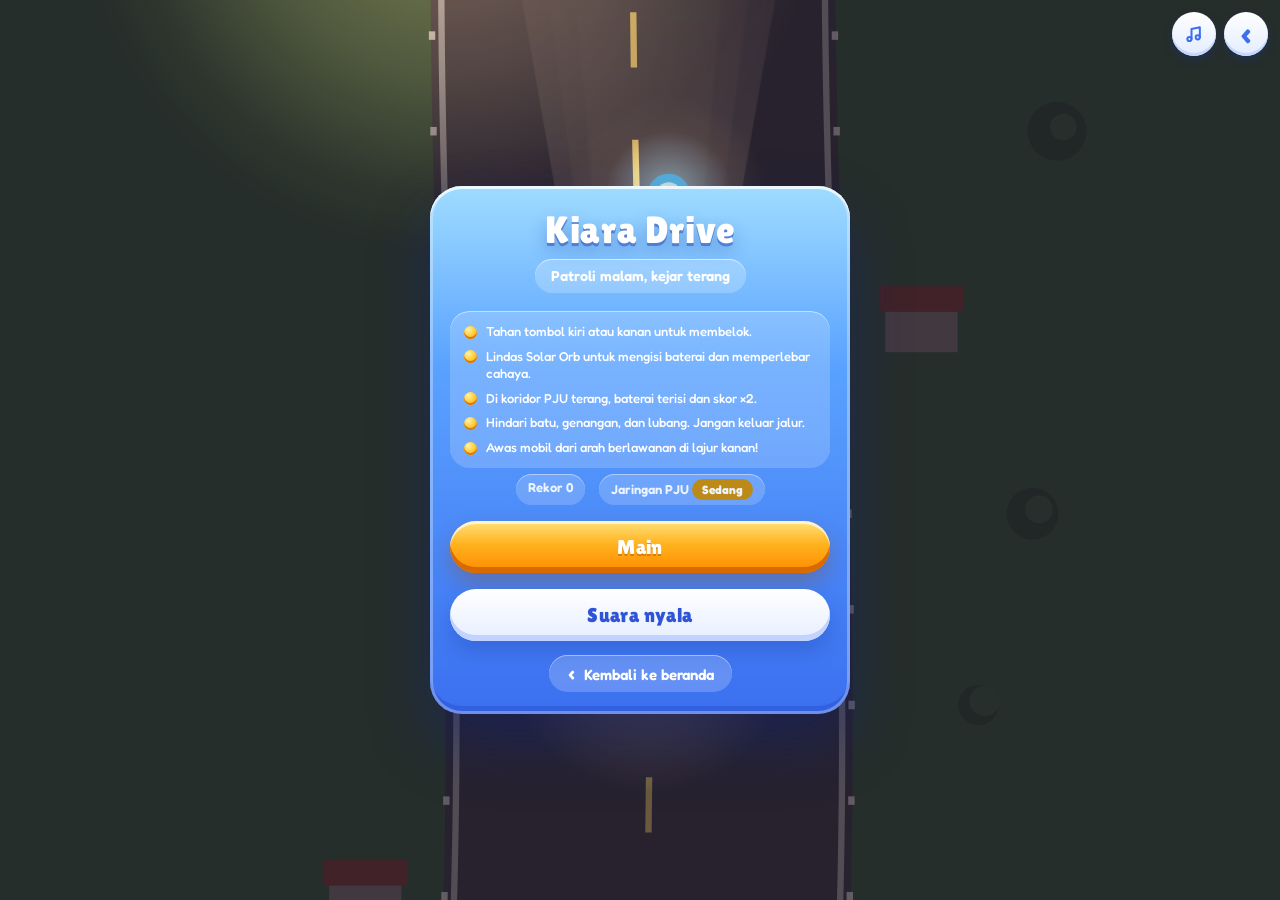
<file: games/drive.html>
<!DOCTYPE html>
<html lang="id" data-game="drive">
<head>
<meta charset="utf-8">
<meta name="viewport" content="width=device-width, initial-scale=1, maximum-scale=1, user-scalable=no, viewport-fit=cover">
<title>Kiara Drive</title>
<style>
:root{box-sizing:border-box;--ink:#0e3b43;--card:#ffffffee;--btn:#f2b705;--btnt:#2b2200}
@media (prefers-color-scheme:dark){:root:not([data-theme="light"]){--ink:#e8fff6;--card:#10262cee}}
:root[data-theme="dark"]{--ink:#e8fff6;--card:#10262cee}
html,body{height:100%;margin:0;background:#2a9d9a;font-family:"Trebuchet MS","Segoe UI",sans-serif;overflow:hidden;touch-action:none;user-select:none;-webkit-user-select:none;-webkit-tap-highlight-color:transparent}
canvas{position:fixed;inset:0;width:100%;height:100%;touch-action:none}
#pz{position:absolute;top:calc(env(safe-area-inset-top,0px) + 10px);right:10px;margin:0;width:42px;height:42px;padding:0;border-radius:12px;background:rgba(8,28,36,.42);color:#fff;font-size:13px;letter-spacing:-2px;width:42px}
.ctl{position:absolute;bottom:calc(env(safe-area-inset-bottom,0px) + 14px);width:92px;height:92px;margin:0;padding:0;border-radius:24px;background:rgba(255,255,255,.2);color:#fff;font-size:44px;line-height:1;box-shadow:inset 0 0 0 3px rgba(255,255,255,.55);touch-action:none;backdrop-filter:blur(4px);-webkit-backdrop-filter:blur(4px)}
.ctl.on{background:rgba(255,216,74,.55);color:#2b2200}
#bl{left:calc(env(safe-area-inset-left,0px) + 14px)}#br{right:calc(env(safe-area-inset-right,0px) + 14px)}
#ov{position:absolute;inset:0;display:flex;align-items:center;justify-content:center;padding:20px}
.card{background:var(--card);color:var(--ink);border-radius:18px;padding:22px 20px 18px;width:min(100%,380px);max-height:100%;overflow:auto;text-align:center;box-shadow:0 12px 40px #0005;backdrop-filter:blur(8px);-webkit-backdrop-filter:blur(8px)}
.card h1{font-size:28px;margin:0;font-weight:700;letter-spacing:-.5px}
.card p{margin:6px 0;font-size:14px;line-height:1.5}
.card .sub{font-weight:700;font-size:15px;margin:10px 0 2px}
.big{font-size:56px;font-weight:300;margin:4px 0}
.how{font-size:13px;opacity:.85}
.how2{display:flex;flex-direction:column;gap:3px;text-align:left;font-size:13px;line-height:1.4;margin:8px 0}
button{margin-top:12px;background:var(--btn);color:var(--btnt);border:0;border-radius:10px;padding:12px 26px;font-size:16px;font-weight:700;cursor:pointer;font-family:inherit;width:100%}
button:focus-visible{outline:3px solid var(--ink);outline-offset:2px}
.alt{background:transparent;color:var(--ink);box-shadow:inset 0 0 0 2px var(--ink)}
.row{display:flex;gap:8px}.row button{flex:1;padding:12px 8px}
.stat{display:flex;justify-content:center;flex-wrap:wrap;gap:4px 14px;font-size:13px;opacity:.9;margin-top:6px}
.edu{background:rgba(242,183,5,.18);border-radius:12px;padding:8px 12px;margin-top:8px;text-align:left;font-size:13px;line-height:1.45}
.edu b{display:block;font-size:12px;margin-bottom:2px}
.rec{display:inline-block;background:var(--btn);color:var(--btnt);font-size:12px;font-weight:700;border-radius:999px;padding:3px 10px;margin-bottom:6px}
.net{display:inline-block;font-size:12px;font-weight:700;border-radius:999px;padding:3px 10px;color:#fff}
.hide{display:none!important}
@media (max-width:520px),(max-height:520px){.card{padding:16px 14px 12px}.card h1{font-size:24px}button{min-height:44px}.big{font-size:44px}.ctl{width:84px;height:84px}}
#bkx{position:fixed;z-index:50;top:calc(env(safe-area-inset-top,0px) + 10px);right:60px;width:42px;height:42px;min-height:0;margin:0;padding:0;display:flex;align-items:center;justify-content:center;border:0;border-radius:12px;background:rgba(8,28,36,.42);color:#fff;font:700 26px/1 "Trebuchet MS",sans-serif;letter-spacing:0;text-transform:none;box-shadow:none;cursor:pointer}
#bkx:focus-visible{outline:3px solid #fff;outline-offset:2px}
#ov[style*="flex-end"]{z-index:30;align-items:flex-start!important;background:#2a2d6e;padding:calc(env(safe-area-inset-top,0px) + 64px) 20px calc(env(safe-area-inset-bottom,0px) + 28px);overflow:auto;animation:pgin .3s ease-out}
#ov[style*="flex-end"] .card{--ink:#fff;--card:transparent;background:transparent;color:#fff;box-shadow:none;backdrop-filter:none;-webkit-backdrop-filter:none;max-height:none;overflow:visible;width:min(100%,420px);margin:auto;padding:0;text-align:center}
#ov[style*="flex-end"] .card:has(.big)::before{content:"Hasil permainan";display:block;font-size:13px;letter-spacing:4px;text-transform:uppercase;opacity:.75;margin-bottom:14px}
#ov[style*="flex-end"] .big{font-size:96px;font-weight:900;line-height:1;margin:6px 0}
#ov[style*="flex-end"] .card h1{font-size:30px;font-weight:900}
@keyframes pgin{from{opacity:0;transform:translateY(24px)}to{opacity:1;transform:none}}
</style>
<script src="../js/teks.js?v=202611261515"></script>
<script src="../js/kontrol.js?v=202611261515"></script>
<link rel="stylesheet" href="../css/fonts.css?v=202611261515">
<link rel="stylesheet" href="../css/game.css?v=202611261515">
<script>try{document.fonts.load('700 16px Fredoka');document.fonts.load('16px "Lilita One"')}catch(e){}</script>
</head>
<body>
<canvas id="c"></canvas>
<button id="pz" class="hide" aria-label="Jeda">❚❚</button>
<button id="bl" class="ctl hide" aria-label="Belok kiri">◀</button>
<button id="br" class="ctl hide" aria-label="Belok kanan">▶</button>
<div id="ov"><div class="card" id="card"></div></div>
<script>
/* Kiara Drive. Mobil patroli listrik, tampak atas, di jalan desa tanpa listrik konvensional.
   Kontrol: tombol kiri/kanan (atau separuh layar, atau panah/A-D). Lepas jalur atau menabrak batu = tamat.
   Lampu utama mengecil seiring baterai turun. Solar Orb mengisi baterai. Koridor PJU surya menerangi jalan, mengisi baterai, dan melipatgandakan skor.
   Lalu lintas dua lajur: kendaraan searah yang lebih lambat di lajur kiri dan kendaraan berlawanan arah di lajur kanan (lampu depan menyilaukan); sebagian tanpa lampu.
   Koridor bisa lit (terang), dirty (panel kotor, redup), atau dead (padam). Peluang padam naik bila kondisi jaringan buruk (efisiensi run sebelumnya). */
const $=id=>document.getElementById(id);
const cv=$('c'),ctx=cv.getContext('2d'),ov=$('ov'),card=$('card'),pz=$('pz'),bl=$('bl'),br=$('br');
const dc=document.createElement('canvas'),dx=dc.getContext('2d');
const RM=matchMedia('(prefers-reduced-motion: reduce)').matches;
let W=0,H=0,DPR=1,SC=1,VW=400,VH=700,CY=500;
function rs(){DPR=Math.min(devicePixelRatio||1,2);W=innerWidth;H=innerHeight;cv.width=W*DPR;cv.height=H*DPR;SC=Math.min(H/720,W/380)*(W>H*1.1?1.7:1.4);VW=W/SC;VH=H/SC;CY=VH*.72;dc.width=Math.max(2,Math.ceil(W/2));dc.height=Math.max(2,Math.ceil(H/2))}
addEventListener('resize',rs);rs();
let SV={best:0,health:.5,snd:1};
try{Object.assign(SV,JSON.parse(localStorage.getItem('sdn_v1')||'{}'))}catch(e){}
const save=()=>{try{localStorage.setItem('sdn_v1',JSON.stringify(SV))}catch(e){}};
const FACTS=['Pengemudi butuh jarak pandang yang cukup untuk bereaksi. Tanpa lampu jalan, jarak pandang malam hari bergantung penuh pada lampu kendaraan.','PJU tenaga surya menyimpan energi siang hari di baterai, lalu menyalakan lampu LED otomatis saat gelap lewat sensor cahaya.','Debu dan kotoran di permukaan panel mengurangi listrik yang dihasilkan, sehingga lampu lebih redup. Panel perlu dibersihkan berkala.','Solar charge controller mencegah baterai terisi berlebihan atau terkuras habis, sehingga PJU tetap menyala sepanjang malam.','Jalan desa yang jauh dari jaringan PLN sangat terbantu PJU surya karena tanpa kabel panjang dan tanpa tagihan listrik.','Tikungan, lubang, dan genangan air sulit terlihat di jalan gelap. Penerangan yang merata membantu mencegah kecelakaan.'];
let AC=null;
function beep(f,d,type,v,f2){
  if(!SV.snd)return;
  try{
    if(!AC)AC=new (window.AudioContext||window.webkitAudioContext)();
    if(AC.state==='suspended')AC.resume();
    const o=AC.createOscillator(),g=AC.createGain(),t0=AC.currentTime;
    o.type=type||'square';o.frequency.setValueAtTime(f,t0);if(f2)o.frequency.exponentialRampToValueAtTime(f2,t0+d);
    g.gain.setValueAtTime(v||.05,t0);g.gain.exponentialRampToValueAtTime(.0001,t0+d);
    o.connect(g);g.connect(AC.destination);o.start(t0);o.stop(t0+d+.03);
  }catch(e){}
}
/* ---------- jalan ---------- */
const RAW=d=>{const a=Math.min(1,.5+d/9000);return .4*a*(60*Math.sin(d/420)+30*Math.sin(d/210+1.7)+14*Math.sin(d/120+.4))};
const R0=RAW(0);
const rcAt=d=>VW/2+RAW(d)-R0;
const hwAt=d=>96-Math.min(20,Math.max(0,d)/700);
const lerp=(a,b,k)=>a+(b-a)*k;
const mix=(a,b,k)=>`rgb(${lerp(a[0],b[0],k)|0},${lerp(a[1],b[1],k)|0},${lerp(a[2],b[2],k)|0})`;
const hash=n=>{const x=Math.sin(n*127.1+311.7)*43758.5453;return x-Math.floor(x)};
const rnd=(a,b)=>a+Math.random()*(b-a);
const clamp=(v,a,b)=>Math.max(a,Math.min(b,v));
/* ---------- state ---------- */
let st='menu',t=0,dist=0,spd=0,bat=100,score=0,orbN=0,zoneT=0,gain=0,gainMax=0,amb=.5,anim=0,last=0,shake=0,flashA=0,flashC='255,255,255',guard=0,hintT=0,dyingT=0,why='',carX=200,vx=0,slip=0,jolt=0,spin=0,nextSp=420,nextCor=3600,curCor=null,note='',noteT=0,mult=1;
let orbs=[],obs=[],cors=[],parts=[],fl=[],traffic=[],spT=3,glare=0,warned=false;
const VCOL=['#e8505b','#4aa3df','#f4c542','#8e6bd8','#3fbf8f','#e6e9ee','#ff8a3d'];
const inp={l:new Set(),r:new Set()};
const corAt=d=>cors.find(c=>d>=c.d0-60&&d<=c.d1+60);
function genCor(lim,first){
  while(nextCor<lim){
    const pD=Math.max(.08,.36-.3*SV.health);let s='lit';
    if(!first&&cors.length){const r=Math.random();s=r<pD?'dead':r<pD+.3?'dirty':'lit'}
    const c={d0:nextCor,d1:nextCor+840,state:s,poles:[]};
    for(let i=0;i<6;i++)c.poles.push({d:c.d0+70+i*140,side:i%2?1:-1});
    cors.push(c);nextCor+=840+(first?500:1500+Math.random()*1200);
  }
}
function genTo(lim){
  while(nextSp<lim){
    const d=nextSp,c=corAt(d),dead=c&&c.state==='dead',hw=hwAt(d);
    if(Math.random()<.55)orbs.push({d,off:rnd(-1,1)*(hw-26),done:false,fade:1});
    if(st!=='menu'&&t>5&&Math.random()<.34+(dead?.3:0)){
      const r=Math.random(),k=r<.09?'rock':r<.9?'puddle':'pit';
      obs.push({k,d:d+rnd(60,120),off:rnd(-1,1)*(hw-22),r:k==='rock'?14:k==='puddle'?20:16,sd:Math.random()});
    }
    nextSp+=150+Math.random()*110;
  }
}
function resetWorld(menu){
  dist=menu?0:0;orbs=[];obs=[];cors=[];parts=[];fl=[];traffic=[];spT=3;glare=0;warned=false;nextSp=420;nextCor=menu?500:3600;curCor=null;
  carX=rcAt(0);vx=0;slip=0;jolt=0;spin=0;
  genCor(dist+CY+1400,true);genTo(dist+CY+500);
}
function startRun(){
  st='play';t=0;bat=100;score=0;orbN=0;zoneT=0;gain=0;gainMax=0;mult=1;guard=.4;hintT=6;dyingT=0;shake=0;flashA=0;note='';noteT=0;
  resetWorld(false);amb=0;
  ov.classList.add('hide');pz.classList.remove('hide');bl.classList.remove('hide');br.classList.remove('hide');
}
const eff=()=>gainMax>0?Math.round(100*gain/gainMax):0;
const phase=()=>t<12?'Sore':t<32?'Senja':'Malam';
const hlf=()=>.14+.86*clamp(bat,0,100)/100;
function burst(x,y,n,c,sp){if(RM)n=Math.min(n,5);for(let i=0;i<n;i++){const a=Math.random()*6.28,v=(sp||120)*(.3+Math.random());parts.push({x,y,vx:Math.cos(a)*v,vy:Math.sin(a)*v,life:.5+Math.random()*.4,max:.9,s:2+Math.random()*3,c})}}
function floater(x,y,txt,c){fl.push({x,y,txt,c,life:.9})}
function toast(s){note=s;noteT=2.2}
function die(r){
  if(st!=='play')return;
  st='dying';dyingT=0;why=r;glare=0;shake=RM?0:1;flashA=.3;flashC='255,70,70';beep(200,.5,'sawtooth',.07,40);
  burst(carX,CY,22,'255,150,80',220);
  inp.l.clear();inp.r.clear();bl.classList.remove('on');br.classList.remove('on');
}
/* ---------- update ---------- */
function upd(dt){
  anim+=dt;shake=Math.max(0,shake-dt*3);flashA=Math.max(0,flashA-dt*1.8);noteT-=dt;
  parts.forEach(p=>{p.life-=dt;p.x+=p.vx*dt;p.y+=p.vy*dt});parts=parts.filter(p=>p.life>0);
  fl.forEach(f=>{f.life-=dt;f.y-=36*dt});fl=fl.filter(f=>f.life>0);
  if(st==='menu'){dist+=170*dt;amb=.55;carX=rcAt(dist+10);spd=170;genCor(dist+CY+1400,true);genTo(dist+CY+500);cleanup();return}
  if(st==='pause'||st==='over')return;
  if(st==='dying'){
    glare=0;dyingT+=dt;spin+=dt*10;spd*=Math.max(0,1-dt*3);dist+=spd*dt;carX+=vx*dt;vx*=.96;
    if(dyingT>1.05)gameOver();return;
  }
  t+=dt;guard-=dt;hintT-=dt;jolt-=dt;slip-=dt;
  amb=clamp((t-6)/36,0,1)*.94;
  spd=(240+Math.min(170,t*3.4))*(jolt>0?.65:1);
  const cor=corAt(dist);
  mult=cor?(cor.state==='lit'?2:cor.state==='dirty'?1.5:1):1;
  dist+=spd*dt;score+=spd*dt/10*mult;
  if(cor!==curCor){curCor=cor;if(cor)toast(cor.state==='lit'?'Zona PJU aktif, skor ×2':cor.state==='dirty'?'Panel PJU kotor, cahaya redup':'PJU padam! Zona gelap berbahaya')}
  const dir=(inp.r.size?1:0)-(inp.l.size?1:0);
  const maxV=170+spd*.35;
  vx+=(dir*maxV-vx)*Math.min(1,dt*(slip>0?2.2:11));carX+=vx*dt;
  const rc=rcAt(dist),hw=hwAt(dist),off=carX-rc;
  let drain=Math.min(4.5,2.2+t*.02)*(cor&&cor.state==='dead'?1.6:1),chg=0;
  if(cor&&cor.state!=='dead'){
    const prox=clamp(Math.abs(off)/hw,0,1),lit=cor.state==='lit';
    chg=lit?5+9*prox:2.5+4*prox;zoneT+=dt;gain+=chg*dt;gainMax+=(lit?14:6.5)*dt;
  }
  bat=clamp(bat+(chg-drain)*dt,0,100);
  if(bat<=0&&guard<=0){bat=0;die('bat');return}
  if(Math.abs(off)>hw-2&&guard<=0){die('road');return}
  for(const o of orbs){
    if(o.done){o.fade-=dt*3;continue}
    const ox=rcAt(o.d)+o.off,dd=o.d-dist;
    if(Math.abs(carX-ox)<22&&Math.abs(dd)<26){
      o.done=true;orbN++;bat=Math.min(100,bat+14);score+=25*mult;
      beep(700,.14,'square',.04,1500);burst(ox,CY-dd,10,'255,230,120',130);floater(ox,CY-dd-14,'+14','#ffe27a');
    }
  }
  for(const o of obs){
    if(o.hit)continue;
    const ox=rcAt(o.d)+o.off,dd=o.d-dist,ex=(carX-ox)/(o.r+11),ey=dd/(o.r+18);
    if(ex*ex+ey*ey<1){
      o.hit=true;
      if(o.k==='rock'){die('rock');return}
      if(o.k==='puddle'){slip=1.3;bat=Math.max(1,bat-3);beep(250,.2,'triangle',.05,120);burst(ox,CY-dd,10,'140,200,255',110);floater(ox,CY-dd-16,'Licin!','#bfe3ff')}
      else{jolt=.7;bat=Math.max(1,bat-12);shake=RM?0:.7;beep(150,.25,'sawtooth',.06,60);floater(ox,CY-dd-16,'-12','#ff8a7a')}
    }
  }
  spT-=dt;
  if(t>8&&spT<=0){
    spT=Math.max(1.1,rnd(1.8,3.4)-t*.02);
    const lane=Math.random()<.55?1:-1,sd=dist+CY+90;
    if(!traffic.some(o=>o.lane===lane&&Math.abs(o.d-sd)<260)){
      const truck=Math.random()<.2,unlit=t>18&&Math.random()<.2;
      traffic.push({d:sd,lane,onc:lane>0,v:lane>0?-rnd(130,190):rnd(110,160),truck,len:truck?32:22,col:VCOL[Math.random()*VCOL.length|0],lit:!unlit,passed:false});
      if(unlit&&!warned){warned=true;toast('Awas kendaraan tanpa lampu!')}
    }
  }
  let gT=0;
  for(const o of traffic){
    o.d+=o.v*dt;
    const x=rcAt(o.d)+o.lane*hwAt(o.d)*.5,dd=o.d-dist,hx=o.truck?14:11;
    if(guard<=0&&Math.abs(carX-x)<hx+11&&Math.abs(dd)<o.len+20){die('vehicle');return}
    if(!o.passed&&dd<-o.len-20){o.passed=true;if(Math.abs(carX-x)<hx+11+28){score+=10*mult;floater(x,CY-dd-10,'Nyaris! +10','#ffe27a')}}
    if(o.onc&&o.lit&&dd>0&&dd<220&&Math.abs(carX-x)<90)gT=Math.max(gT,(1-dd/220)*.38);
  }
  glare+=(gT*(amb/.94)-glare)*Math.min(1,dt*8);
  genCor(dist+CY+1400,false);genTo(dist+CY+500);cleanup();
}
function cleanup(){
  orbs=orbs.filter(o=>o.d>dist-140&&!(o.done&&o.fade<=0));obs=obs.filter(o=>o.d>dist-140);traffic=traffic.filter(o=>o.d>dist-200&&o.d<dist+CY+900);cors=cors.filter(c=>c.d1>dist-300);
}
function gameOver(){
  st='over';pz.classList.add('hide');bl.classList.add('hide');br.classList.add('hide');
  const m=Math.floor(dist/10),ef=eff(),sc=Math.round(score*(1+ef/200)),rec=sc>SV.best;
  if(rec)SV.best=sc;
  if(zoneT>3)SV.health=clamp(SV.health+(ef-55)/250,0,1);
  save();
  const T={bat:['Baterai habis','Baterai kosong membuat lampu utama padam total. Tanpa cahaya, pengemudi tidak bisa melihat jalan sama sekali.'],road:['Keluar jalur','Tikungan tidak terlihat tepat waktu. Itulah bahaya jalan gelap, jarak pandang pendek membuat pengemudi telat menyadari belokan.'],rock:['Menabrak batu','Batu di jalan baru terlihat saat sudah dekat. Penerangan jalan yang merata memberi waktu bereaksi.'],vehicle:['Tabrakan kendaraan','Kendaraan tanpa lampu atau berlampu redup sulit terlihat di malam hari. Jalan yang terang membuat kendaraan lain terlihat lebih awal.']}[why]||['Tamat',''];
  card.innerHTML=`${rec?'<div class="rec">Rekor baru</div>':''}<h1>${T[0]}</h1><div class="big">${sc}</div><div class="stat"><span>${m} m</span><span>Orb ${orbN}</span><span>Efisiensi PJU ${ef}%</span><span>Rekor ${SV.best}</span></div><div class="edu"><b>Kenapa begitu?</b>${T[1]}</div><div class="edu"><b>Tahukah kamu?</b>${FACTS[Math.random()*FACTS.length|0]}</div><div class="row"><button id="again">Main lagi</button><button id="mn" class="alt">Menu</button></div>`;
  ov.style.alignItems='flex-end';ov.classList.remove('hide');
  $('again').onclick=startRun;$('mn').onclick=menuCard;
}
function netInfo(){const h=SV.health;return h>.66?['Baik','#2e8b57']:h>.33?['Sedang','#c98a00']:['Buruk','#c0392b']}
function menuCard(){
  st='menu';t=0;pz.classList.add('hide');bl.classList.add('hide');br.classList.add('hide');resetWorld(true);
  const n=netInfo();
  card.innerHTML=`<h1>Kiara Drive</h1><p class="sub">Patroli malam, kejar terang</p><div class="how2"><span>Tahan tombol kiri atau kanan untuk membelok.</span><span>Lindas Solar Orb untuk mengisi baterai dan memperlebar cahaya.</span><span>Di koridor PJU terang, baterai terisi dan skor ×2.</span><span>Hindari batu, genangan, dan lubang. Jangan keluar jalur.</span><span>Awas mobil dari arah berlawanan di lajur kanan!</span></div><div class="stat"><span>Rekor ${SV.best}</span><span>Jaringan PJU <b class="net" style="background:${n[1]}">${n[0]}</b></span></div><button id="pl">Main</button><button id="sn" class="alt">${SV.snd?'Suara nyala':'Suara mati'}</button>`;
  ov.style.alignItems='center';ov.classList.remove('hide');
  $('pl').onclick=startRun;$('sn').onclick=()=>{SV.snd=SV.snd?0:1;save();menuCard()};
}
function pauseGame(){
  if(st!=='play')return;
  st='pause';inp.l.clear();inp.r.clear();bl.classList.remove('on');br.classList.remove('on');
  card.innerHTML='<h1>Dijeda</h1><p>Posisi mobil tetap tersimpan.</p><button id="rs">Lanjut</button><div class="row"><button id="rt" class="alt">Ulangi</button><button id="mn" class="alt">Menu</button></div>';
  ov.style.alignItems='center';ov.classList.remove('hide');
  $('rs').onclick=()=>{ov.classList.add('hide');st='play';guard=.3};
  $('rt').onclick=startRun;$('mn').onclick=menuCard;
}
pz.onclick=pauseGame;
document.addEventListener('visibilitychange',()=>{if(document.hidden)pauseGame()});
/* ---------- input ---------- */
function bindBtn(el,set,key){
  const dn=e=>{e.preventDefault();set.add(key+e.pointerId);el.classList.add('on')};
  const up=e=>{set.delete(key+e.pointerId);if(![...set].some(k=>k.startsWith(key)))el.classList.remove('on')};
  el.addEventListener('pointerdown',dn);el.addEventListener('pointerup',up);el.addEventListener('pointercancel',up);el.addEventListener('pointerleave',up);
}
bindBtn(bl,inp.l,'b');bindBtn(br,inp.r,'b');
cv.addEventListener('pointerdown',e=>{if(st!=='play')return;const s=e.clientX<W/2?inp.l:inp.r,el=e.clientX<W/2?bl:br;s.add('c'+e.pointerId);el.classList.add('on')});
const cup=e=>{inp.l.delete('c'+e.pointerId);inp.r.delete('c'+e.pointerId);if(!inp.l.size)bl.classList.remove('on');if(!inp.r.size)br.classList.remove('on')};
cv.addEventListener('pointerup',cup);cv.addEventListener('pointercancel',cup);
addEventListener('keydown',e=>{
  if(e.code==='ArrowLeft'||e.code==='KeyA'){e.preventDefault();inp.l.add('k');bl.classList.add('on')}
  else if(e.code==='ArrowRight'||e.code==='KeyD'){e.preventDefault();inp.r.add('k');br.classList.add('on')}
  else if(e.code==='Escape'||e.code==='KeyP'){if(st==='play')pauseGame();else if(st==='pause'){const r=$('rs');if(r)r.click()}}
});
addEventListener('keyup',e=>{
  if(e.code==='ArrowLeft'||e.code==='KeyA'){inp.l.delete('k');if(!inp.l.size)bl.classList.remove('on')}
  else if(e.code==='ArrowRight'||e.code==='KeyD'){inp.r.delete('k');if(!inp.r.size)br.classList.remove('on')}
});
/* ---------- gambar ---------- */
const sy=d=>CY-(d-dist);
const vRot=o=>Math.atan((rcAt(o.d+5)-rcAt(o.d-5))/10)+(o.onc?Math.PI:0);
const vPt=(o,x,y,px,py)=>{const r=vRot(o),c=Math.cos(r),s=Math.sin(r);return[x+px*c-py*s,y+px*s+py*c]};
function rr(x,y,w,h,r){ctx.beginPath();ctx.moveTo(x+r,y);ctx.arcTo(x+w,y,x+w,y+h,r);ctx.arcTo(x+w,y+h,x,y+h,r);ctx.arcTo(x,y+h,x,y,r);ctx.arcTo(x,y,x+w,y,r);ctx.closePath()}
function circ(x,y,r,c){ctx.beginPath();ctx.arc(x,y,r,0,7);ctx.fillStyle=c;ctx.fill()}
const GD=[96,170,88],GN=[18,30,46],RD=[78,88,98],RN=[34,38,52];
function drawGround(){
  const k=amb/.94;
  ctx.fillStyle=mix(GD,GN,k);ctx.fillRect(-20,-20,VW+40,VH+40);
  const i0=Math.floor((dist-CY-60)/90),i1=Math.ceil((dist+VH)/90);
  for(let i=i0;i<=i1;i++){
    const h=hash(i),h2=hash(i+31),d=i*90,y=sy(d);if(y<-60||y>VH+60)continue;
    const sd=h>.5?1:-1,x=rcAt(d)+sd*(hwAt(d)+34+h2*70);
    if(hash(i+77)>.9){
      ctx.fillStyle=mix([238,226,204],[40,38,56],k);ctx.fillRect(x-17,y-14,34,28);
      ctx.fillStyle=mix([200,92,70],[60,34,44],k);ctx.fillRect(x-20,y-17,40,12);
    }else{
      circ(x,y,7+h2*7,mix([66,140,70],[14,24,38],k));circ(x+3,y-2,4+h*4,mix([96,170,88],[22,38,52],k));
    }
  }
}
function drawRoad(){
  const k=amb/.94,hw0=hwAt(dist);
  ctx.beginPath();
  const pts=[];
  for(let y=-10;y<=VH+12;y+=8){const d=dist+CY-y;pts.push([y,rcAt(d),hwAt(d)])}
  ctx.moveTo(pts[0][1]-pts[0][2],pts[0][0]);
  pts.forEach(p=>ctx.lineTo(p[1]-p[2],p[0]));
  for(let i=pts.length-1;i>=0;i--)ctx.lineTo(pts[i][1]+pts[i][2],pts[i][0]);
  ctx.closePath();ctx.fillStyle=mix(RD,RN,k);ctx.fill();
  ctx.strokeStyle='rgba(255,255,255,.55)';ctx.lineWidth=3;
  [-1,1].forEach(s=>{ctx.beginPath();pts.forEach((p,i)=>{const x=p[1]+s*(p[2]-5);i?ctx.lineTo(x,p[0]):ctx.moveTo(x,p[0])});ctx.stroke()});
  ctx.strokeStyle='rgba(255,226,120,.85)';ctx.lineWidth=3;
  const a=Math.floor((dist-CY-60)/60),b=Math.ceil((dist+VH)/60);
  for(let i=a;i<=b;i++){const d=i*60,y0=sy(d),y1=sy(d+26);ctx.beginPath();ctx.moveTo(rcAt(d),y0);ctx.lineTo(rcAt(d+26),y1);ctx.stroke()}
  ctx.fillStyle='rgba(255,255,255,.75)';
  const e0=Math.floor((dist-CY-60)/45),e1=Math.ceil((dist+VH)/45);
  for(let i=e0;i<=e1;i++){const d=i*45,y=sy(d),r=rcAt(d),h=hwAt(d);ctx.fillRect(r-h-1,y-2,3,4);ctx.fillRect(r+h-2,y-2,3,4)}
}
function lampState(c,p){
  const lit=c.state==='lit',dirty=c.state==='dirty';
  return lit?1:dirty?(.55+.25*Math.sin(anim*9+p.d)+.1*Math.sin(anim*23+p.d*2)):0;
}
function drawPoles(){
  const k=amb/.94;
  cors.forEach(c=>c.poles.forEach(p=>{
    const y=sy(p.d);if(y<-60||y>VH+60)return;
    const x=rcAt(p.d)+p.side*(hwAt(p.d)+16),lx=x-p.side*26;
    ctx.fillStyle='rgba(0,0,0,.2)';ctx.beginPath();ctx.ellipse(x+3,y+4,11,8,0,0,7);ctx.fill();
    ctx.strokeStyle='#59636e';ctx.lineWidth=5;ctx.lineCap='round';ctx.beginPath();ctx.moveTo(x,y);ctx.lineTo(lx,y);ctx.stroke();
    circ(x,y,7,'#8793a0');circ(x,y,3.5,'#59636e');
    const px=x+p.side*4-(p.side>0?0:16);
    ctx.fillStyle='#d3dae1';ctx.fillRect(px-2,y-20,20,14);
    ctx.fillStyle='#1d3f8c';ctx.fillRect(px,y-18,16,10);ctx.fillStyle='rgba(200,220,255,.5)';ctx.fillRect(px+5,y-18,1,10);ctx.fillRect(px+10,y-18,1,10);ctx.fillRect(px,y-13,16,1);
    if(c.state!=='lit'){ctx.fillStyle=c.state==='dirty'?'rgba(150,110,60,.65)':'rgba(120,90,50,.8)';ctx.fillRect(px,y-18,16,c.state==='dirty'?5:10)}
    circ(lx,y,5,c.state==='dead'?'#5d6670':'#7d8894');
  }));
}
function drawLampHeads(){
  cors.forEach(c=>c.poles.forEach(p=>{
    const y=sy(p.d);if(y<-60||y>VH+60)return;
    const s=lampState(c,p);if(s<=0)return;
    const x=rcAt(p.d)+p.side*(hwAt(p.d)+16)-p.side*26;
    circ(x,y,5,`rgba(255,248,200,${.5+.5*s})`);
  }));
}
function drawObs(){
  obs.forEach(o=>{
    const y=sy(o.d);if(y<-40||y>VH+40)return;const x=rcAt(o.d)+o.off;
    if(o.k==='rock'){
      ctx.fillStyle='rgba(0,0,0,.25)';ctx.beginPath();ctx.ellipse(x+3,y+5,o.r,o.r*.7,0,0,7);ctx.fill();
      circ(x,y,o.r,'#79838e');circ(x-4,y-4,o.r*.55,'#9aa5b1');circ(x+5,y+4,o.r*.3,'#5d6670');
    }else if(o.k==='puddle'){
      ctx.beginPath();ctx.ellipse(x,y,o.r,o.r*.62,.3,0,7);ctx.fillStyle='#4e8fc8';ctx.fill();
      ctx.beginPath();ctx.ellipse(x-4,y-3,o.r*.45,o.r*.2,.3,0,7);ctx.fillStyle='rgba(255,255,255,.4)';ctx.fill();
    }else{
      ctx.beginPath();ctx.ellipse(x,y,o.r,o.r*.7,0,0,7);ctx.fillStyle='#252a31';ctx.fill();
      ctx.beginPath();ctx.ellipse(x,y,o.r*.7,o.r*.45,0,0,7);ctx.fillStyle='#12151a';ctx.fill();
      ctx.strokeStyle='#5b6470';ctx.lineWidth=2;ctx.beginPath();ctx.ellipse(x,y,o.r,o.r*.7,0,0,7);ctx.stroke();
    }
  });
}
function drawOrbs(){
  orbs.forEach(o=>{
    const y=sy(o.d);if(y<-30||y>VH+30)return;const x=rcAt(o.d)+o.off,a=o.done?Math.max(0,o.fade):1,pu=.5+.5*Math.sin(anim*5+o.d);
    ctx.save();ctx.globalAlpha=a;
    ctx.globalCompositeOperation='lighter';const g=ctx.createRadialGradient(x,y,2,x,y,30);g.addColorStop(0,`rgba(120,220,255,${.45+.25*pu})`);g.addColorStop(1,'rgba(120,220,255,0)');ctx.fillStyle=g;ctx.fillRect(x-30,y-30,60,60);
    ctx.globalCompositeOperation='source-over';circ(x,y,10+(o.done?(1-a)*10:0),'#2fb8ff');circ(x,y,6,'#bff0ff');circ(x-2,y-2,2.5,'#fff');
    ctx.restore();
  });
}
function drawVeh(o){
  const y=sy(o.d);if(y<-70||y>VH+70)return;const x=rcAt(o.d)+o.lane*hwAt(o.d)*.5,L=o.len,w=o.truck?15:12;
  ctx.save();ctx.translate(x,y);ctx.rotate(vRot(o));
  ctx.fillStyle='rgba(0,0,0,.25)';rr(-w+3,-L+4,w*2,L*2,6);ctx.fill();
  rr(-w,-L,w*2,L*2,6);ctx.fillStyle=o.col;ctx.fill();
  if(o.truck){ctx.fillStyle='rgba(255,255,255,.28)';ctx.fillRect(-w+2,-L+17,w*2-4,L*2-19);rr(-w+3,-L+3,w*2-6,11,3);ctx.fillStyle='#26384f';ctx.fill()}
  else{rr(-w+3,-L*.5,w*2-6,L*.75,4);ctx.fillStyle='#26384f';ctx.fill();ctx.fillStyle='rgba(255,255,255,.12)';ctx.fillRect(-w+5,-L*.4,4,L*.5)}
  ctx.fillStyle=o.lit?'#fff6c0':'#8d97a3';ctx.fillRect(-w+1,-L-1,5,3);ctx.fillRect(w-6,-L-1,5,3);
  ctx.fillStyle=o.lit?'#ff4a4a':'#a05a58';ctx.fillRect(-w+1,L-2,5,3);ctx.fillRect(w-6,L-2,5,3);
  ctx.restore();
}
function drawVehLights(){
  traffic.forEach(o=>{
    if(!o.lit)return;const y=sy(o.d);if(y<-70||y>VH+70)return;
    const x=rcAt(o.d)+o.lane*hwAt(o.d)*.5,L=o.len,w=o.truck?15:12;
    const ly=o.onc?-L-1:L,lr=o.onc?4:3.2,lc=o.onc?'rgba(255,252,225,.95)':'rgba(255,70,70,.95)';
    [-1,1].forEach(sd=>{const p=vPt(o,x,y,sd*(w-4),ly);circ(p[0],p[1],lr,lc)});
  });
}
function drawCar(){
  const x=carX,y=CY,rot=st==='dying'?spin:clamp(Math.atan2(vx,spd||1)*1.2,-.45,.45);
  ctx.save();ctx.translate(x,y);ctx.rotate(rot);
  ctx.fillStyle='rgba(0,0,0,.28)';rr(-12,-18,28,44,9);ctx.fill();
  rr(-13,-22,26,44,8);ctx.fillStyle='#ff8a3d';ctx.fill();
  rr(-10,-12,20,24,5);ctx.fillStyle='#1d3f8c';ctx.fill();
  ctx.strokeStyle='rgba(200,220,255,.55)';ctx.lineWidth=1;ctx.beginPath();ctx.moveTo(0,-12);ctx.lineTo(0,12);ctx.moveTo(-10,0);ctx.lineTo(10,0);ctx.stroke();
  ctx.fillStyle='#ffe9a8';ctx.fillRect(-11,-23,6,3);ctx.fillRect(5,-23,6,3);
  ctx.fillStyle='#d6322b';ctx.fillRect(-11,20,6,2);ctx.fillRect(5,20,6,2);
  ctx.restore();
}
function lightPass(){
  const k=SC*.5;dx.setTransform(1,0,0,1,0,0);dx.globalCompositeOperation='source-over';dx.clearRect(0,0,dc.width,dc.height);
  dx.setTransform(k,0,0,k,0,0);
  dx.fillStyle=`rgba(5,8,30,${amb})`;dx.fillRect(-10,-10,VW+20,VH+20);
  if(amb<.01)return;
  dx.globalCompositeOperation='destination-out';
  const hole=(x,y,r,a)=>{const g=dx.createRadialGradient(x,y,0,x,y,r);g.addColorStop(0,`rgba(0,0,0,${a})`);g.addColorStop(.55,`rgba(0,0,0,${a*.55})`);g.addColorStop(1,'rgba(0,0,0,0)');dx.fillStyle=g;dx.fillRect(x-r,y-r,r*2,r*2)};
  const cor=corAt(dist),dead=cor&&cor.state==='dead',f=hlf()*(dead?.7:1);
  hole(carX,CY,34+34*f,1);
  const Lh=60+300*f,w=22+50*f,tx=clamp(vx*.22,-60,60),y0=CY-16,y1=y0-Lh;
  for(let i=0;i<3;i++){
    const ww=w*(1-i*.22);
    const g=dx.createLinearGradient(0,y0,0,y1);g.addColorStop(0,'rgba(0,0,0,.55)');g.addColorStop(1,'rgba(0,0,0,0)');
    dx.fillStyle=g;dx.beginPath();dx.moveTo(carX-9,y0);dx.lineTo(carX+tx-ww,y1);dx.lineTo(carX+tx+ww,y1);dx.lineTo(carX+9,y0);dx.closePath();dx.fill();
  }
  orbs.forEach(o=>{if(o.done)return;const y=sy(o.d);if(y<-60||y>VH+60)return;hole(rcAt(o.d)+o.off,y,46,.9)});
  traffic.forEach(o=>{
    if(!o.lit)return;const y=sy(o.d);if(y<-200||y>VH+200)return;const x=rcAt(o.d)+o.lane*hwAt(o.d)*.5;
    if(o.onc){const p=vPt(o,x,y,0,-(o.len+36));hole(p[0],p[1],105,.85);hole(x,y,50,.6)}else{const p=vPt(o,x,y,0,o.len-4);hole(p[0],p[1],52,.55)}
  });
  cors.forEach(c=>c.poles.forEach(p=>{
    const y=sy(p.d);if(y<-220||y>VH+220)return;const s=lampState(c,p);if(s<=0)return;
    const x=rcAt(p.d)+p.side*(hwAt(p.d)+16)-p.side*26;
    hole(x,y,c.state==='lit'?175:115,Math.min(1,s));
  }));
}
function glowPass(){
  if(amb<.02)return;
  ctx.save();ctx.globalCompositeOperation='lighter';
  const a=amb/.94,f=hlf();
  cors.forEach(c=>c.poles.forEach(p=>{
    const y=sy(p.d);if(y<-200||y>VH+200)return;const s=lampState(c,p);if(s<=0)return;
    const x=rcAt(p.d)+p.side*(hwAt(p.d)+16)-p.side*26,r=c.state==='lit'?150:100;
    const g=ctx.createRadialGradient(x,y,0,x,y,r);g.addColorStop(0,`rgba(255,226,140,${.32*a*s})`);g.addColorStop(1,'rgba(255,226,140,0)');ctx.fillStyle=g;ctx.fillRect(x-r,y-r,r*2,r*2);
  }));
  traffic.forEach(o=>{
    if(!o.onc||!o.lit)return;const y=sy(o.d);if(y<-200||y>VH+200)return;const x=rcAt(o.d)+o.lane*hwAt(o.d)*.5,L=o.len,a0=vPt(o,x,y,0,-L),a1=vPt(o,x,y,0,-L-150);
    const g2=ctx.createLinearGradient(a0[0],a0[1],a1[0],a1[1]);g2.addColorStop(0,`rgba(255,244,200,${.3*a})`);g2.addColorStop(1,'rgba(255,244,200,0)');
    const q=[[-9,-L],[-42,-L-150],[42,-L-150],[9,-L]].map(p=>vPt(o,x,y,p[0],p[1]));ctx.fillStyle=g2;ctx.beginPath();ctx.moveTo(q[0][0],q[0][1]);q.slice(1).forEach(p=>ctx.lineTo(p[0],p[1]));ctx.closePath();ctx.fill();
  });
  const Lh=60+300*f,g=ctx.createLinearGradient(0,CY-16,0,CY-16-Lh);g.addColorStop(0,`rgba(255,244,200,${.2*a})`);g.addColorStop(1,'rgba(255,244,200,0)');
  const w=22+50*f,tx=clamp(vx*.22,-60,60);ctx.fillStyle=g;ctx.beginPath();ctx.moveTo(carX-9,CY-16);ctx.lineTo(carX+tx-w,CY-16-Lh);ctx.lineTo(carX+tx+w,CY-16-Lh);ctx.lineTo(carX+9,CY-16);ctx.closePath();ctx.fill();
  ctx.restore();
}
function hud(){
  ctx.setTransform(DPR,0,0,DPR,0,0);
  if(st==='menu')return;
  const hu=Math.max(13,Math.min(24,Math.min(W,H)/26)),pad=12,top=pad;
  ctx.textBaseline='alphabetic';ctx.lineJoin='round';
  const txt=(s,x,y,sz,al,c)=>{ctx.font=`700 ${sz}px Fredoka,"Segoe UI",sans-serif`;ctx.textAlign=al||'left';ctx.lineWidth=sz*.16;ctx.strokeStyle='rgba(8,28,36,.6)';ctx.strokeText(s,x,y);ctx.fillStyle=c||'#fff';ctx.fillText(s,x,y)};
  txt(Math.floor(score)+'',pad,top+hu*1.8,hu*2);
  txt(Math.floor(dist/10)+' m',pad+0,top+hu*3.4,hu*.9);
  const bw=Math.min(W-pad*2-60,380),by=top+hu*3.9,bh=hu*1.05,low=bat<25,bk=low?.65+.35*Math.sin(anim*12):1;
  ctx.save();ctx.globalAlpha=bk;rr(pad,by,bw,bh,bh/2);ctx.fillStyle='rgba(8,28,36,.5)';ctx.fill();
  if(bat>0){rr(pad,by,Math.max(bh,bw*bat/100),bh,bh/2);ctx.fillStyle=bat>50?'#6fe36f':bat>25?'#ffd23a':'#ff5a4a';ctx.fill()}
  ctx.restore();
  txt('Baterai '+Math.ceil(bat)+'%',pad+bw/2,by+bh*.82,hu*.82,'center');
  txt(phase()+', efisiensi PJU '+eff()+'%',pad,by+bh+hu*1.3,hu*.85);
  if(mult>1&&st==='play')txt('×'+mult,W-pad-52,top+hu*1.9,hu*1.8,'right','#ffe27a');
  if(noteT>0&&st==='play'){ctx.save();ctx.globalAlpha=Math.min(1,noteT*2);txt(note,W/2,H*.3,hu*1.1,'center',note.startsWith('PJU padam')?'#ffb3a8':'#ffe27a');ctx.restore()}
  if(hintT>0&&st==='play'){ctx.save();ctx.globalAlpha=Math.min(1,hintT);txt('Tahan ◀ ▶ untuk membelok',W/2,H*.4,hu*1.1,'center');txt('Lindas orb biru, jangan keluar jalur',W/2,H*.4+hu*1.6,hu*1.1,'center','#bff0ff');ctx.restore()}
  if(st==='dying')txt(why==='bat'?'Baterai habis!':why==='road'?'Keluar jalur!':why==='vehicle'?'Tabrak kendaraan!':'Tabrakan!',W/2,H*.4,hu*2.4,'center','#ffb3a8');
}
function draw(){
  const k=DPR*SC;ctx.setTransform(k,0,0,k,0,0);
  const sx=(Math.random()-.5)*shake*8,sh=(Math.random()-.5)*shake*8;
  ctx.translate(sx,sh);
  drawGround();drawRoad();drawPoles();drawObs();drawOrbs();traffic.forEach(drawVeh);drawCar();
  const a=amb/.94;
  if(a>0&&a<1){ctx.fillStyle=`rgba(255,120,50,${.16*Math.sin(Math.PI*a)})`;ctx.fillRect(-20,-20,VW+40,VH+40)}
  ctx.save();ctx.globalCompositeOperation='lighter';
  parts.forEach(p=>{const al=Math.max(0,p.life/p.max);ctx.fillStyle=`rgba(${p.c},${al})`;ctx.beginPath();ctx.arc(p.x,p.y,p.s*(.4+.6*al),0,7);ctx.fill()});ctx.restore();
  lightPass();
  ctx.save();ctx.setTransform(DPR*SC*0+DPR,0,0,DPR,0,0);ctx.drawImage(dc,0,0,W,H);ctx.restore();
  ctx.setTransform(k,0,0,k,0,0);ctx.translate(sx,sh);
  glowPass();drawLampHeads();drawVehLights();
  fl.forEach(f=>{ctx.save();ctx.globalAlpha=Math.min(1,f.life*2);ctx.font='800 20px "Trebuchet MS","Segoe UI",sans-serif';ctx.textAlign='center';ctx.lineWidth=4;ctx.strokeStyle='rgba(8,28,36,.6)';ctx.strokeText(f.txt,f.x,f.y);ctx.fillStyle=f.c;ctx.fillText(f.txt,f.x,f.y);ctx.restore()});
  ctx.setTransform(DPR,0,0,DPR,0,0);
  if(glare>.01){ctx.fillStyle=`rgba(255,252,225,${glare})`;ctx.fillRect(0,0,W,H)}
  if(flashA>.01){ctx.fillStyle=`rgba(${flashC},${flashA})`;ctx.fillRect(0,0,W,H)}
  hud();
}
function frame(ts){
  const dt=Math.min((ts-last)/1000||0,.05);last=ts;
  upd(dt);draw();requestAnimationFrame(frame);
}
menuCard();
requestAnimationFrame(frame);
</script>
<button id="bkx" aria-label="Kembali ke pilihan game">‹</button>
<script>(function(){var b=document.getElementById("bkx");b.addEventListener("pointerdown",function(e){e.stopPropagation()});b.addEventListener("click",function(){parent.postMessage("sa-back","*")})})();</script>
</body>
</html>
</file>
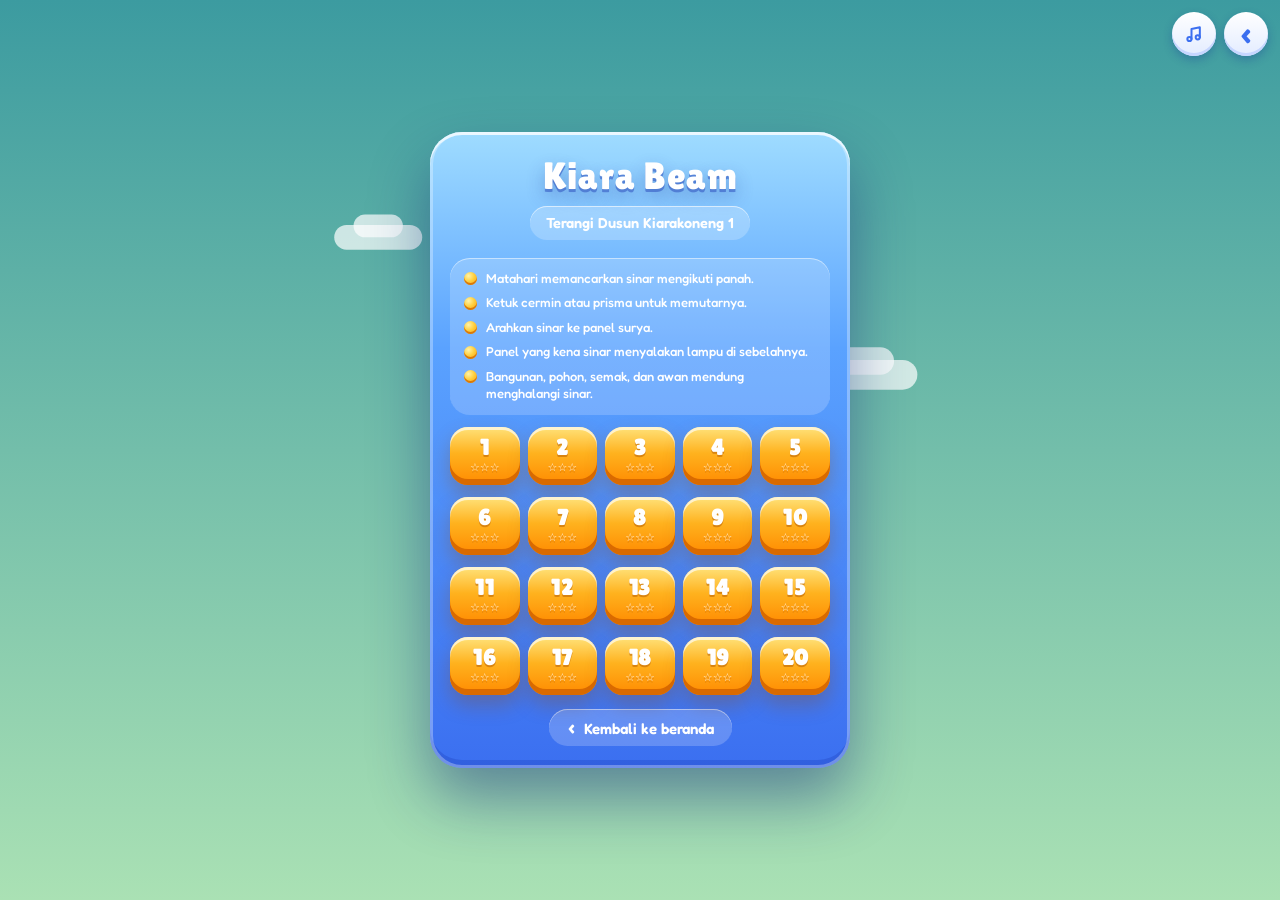
<file: games/grid.html>
<!DOCTYPE html>
<html lang="id" data-game="grid">
<head>
<meta charset="utf-8">
<meta name="viewport" content="width=device-width, initial-scale=1, maximum-scale=1, user-scalable=no, viewport-fit=cover">
<title>Kiara Beam</title>
<style>
:root{box-sizing:border-box;--ink:#0e3b43;--card:#ffffffee;--btn:#f2b705;--btnt:#2b2200}
@media (prefers-color-scheme:dark){:root:not([data-theme="light"]){--ink:#e8fff6;--card:#10262cee}}
:root[data-theme="dark"]{--ink:#e8fff6;--card:#10262cee}
html,body{height:100%;margin:0;background:#2a9d9a;font-family:"Trebuchet MS","Segoe UI",sans-serif;overflow:hidden;touch-action:manipulation;user-select:none}
canvas{position:fixed;inset:0;width:100%;height:100%;touch-action:none}
.pnl{background:rgba(8,28,36,.42);backdrop-filter:blur(6px);-webkit-backdrop-filter:blur(6px);border-radius:12px;padding:8px 12px;line-height:1.45;color:#fff}
#hud{position:absolute;left:0;right:0;top:env(safe-area-inset-top,0px);padding:12px;pointer-events:none;display:flex;justify-content:space-between;align-items:flex-start;gap:8px}
#ttl{font-weight:700;font-size:14px}#mv{font-size:13px;letter-spacing:.5px}
.btns{display:flex;gap:6px}
.btns button{pointer-events:auto;margin:0;width:42px;height:42px;padding:0;border-radius:12px;background:rgba(8,28,36,.42);color:#fff;font-size:19px}
#leg{position:absolute;left:50%;transform:translateX(-50%);bottom:calc(env(safe-area-inset-bottom,0px) + 10px);width:max-content;max-width:94vw;display:flex;flex-wrap:wrap;justify-content:center;gap:4px 12px;font-size:12px;pointer-events:none}
.sw{display:inline-block;width:13px;height:13px;border-radius:3px;margin-right:5px;vertical-align:-2px}
.s1{background:linear-gradient(135deg,#1c3a8a,#3b64c8)}.s2{background:linear-gradient(135deg,#dbe9ff,#7aaee6)}.s3{background:linear-gradient(135deg,#ffd98a,#f0a64c)}.s4{background:#ffd84a;border-radius:50%}.s0{background:#ffb81c;border-radius:50%;box-shadow:0 0 0 2px #ffe27a}.s5{background:#c9573a}
#toast{position:absolute;left:50%;bottom:calc(env(safe-area-inset-bottom,0px) + 74px);transform:translateX(-50%);width:min(92vw,420px);background:rgba(8,28,36,.78);color:#fff;border-radius:14px;padding:10px 14px;font-size:13px;line-height:1.45;pointer-events:none;backdrop-filter:blur(8px);-webkit-backdrop-filter:blur(8px)}
#toast b{display:block;color:#ffe27a;font-size:12px;margin-bottom:2px}
#ov{position:absolute;inset:0;display:flex;align-items:center;justify-content:center;padding:20px}
.card{background:var(--card);color:var(--ink);border-radius:18px;padding:22px 20px 18px;width:min(100%,380px);max-height:100%;overflow:auto;text-align:center;box-shadow:0 12px 40px #0005;backdrop-filter:blur(8px);-webkit-backdrop-filter:blur(8px)}
.card h1{font-size:25px;margin:0 0 8px;font-weight:600}
.card p{margin:6px 0;font-size:14px;line-height:1.5}
.big{font-size:44px;margin:4px 0;color:#e0a800;letter-spacing:4px}
button{margin-top:14px;background:var(--btn);color:var(--btnt);border:0;border-radius:10px;padding:12px 26px;font-size:16px;font-weight:700;cursor:pointer;font-family:inherit}
button:focus-visible{outline:3px solid var(--ink);outline-offset:2px}
button:disabled{opacity:.35;cursor:default}
.alt{background:transparent;color:var(--ink);box-shadow:inset 0 0 0 2px var(--ink)}
.row{display:flex;gap:8px}.row button{flex:1;margin-top:10px;padding:12px 8px}
.lvg{display:grid;grid-template-columns:repeat(5,1fr);gap:8px;margin-top:12px}
.lvg button{margin:0;padding:8px 0;display:flex;flex-direction:column;align-items:center;gap:1px;border-radius:12px}
.lvg b{font-size:20px}.lvg small{font-size:10px;letter-spacing:0}
.how{display:flex;flex-direction:column;gap:4px;text-align:left;font-size:13px;margin:8px 0 0;line-height:1.4}
.edu{background:rgba(242,183,5,.18);border-radius:12px;padding:8px 12px;margin-top:8px;text-align:left;font-size:13px;line-height:1.45}
.edu b{display:block;font-size:12px;margin-bottom:2px}
.rec{display:inline-block;background:var(--btn);color:var(--btnt);font-size:12px;font-weight:700;border-radius:999px;padding:3px 10px;margin-bottom:6px}
.hide{display:none!important}
#toast{bottom:calc(env(safe-area-inset-bottom,0px) + var(--lh,40px) + 18px);pointer-events:auto}
@media (max-width:520px),(max-height:520px){
 #hud{padding:8px}
 .pnl{padding:6px 10px;border-radius:10px}
 #hud>.pnl:first-child{flex:1;min-width:0}
 #ttl{font-size:13px;white-space:nowrap;overflow:hidden;text-overflow:ellipsis}
 #mv{font-size:12px;letter-spacing:0}
 .btns button{width:44px;height:44px}
 #leg{font-size:11px;gap:2px 10px;padding:5px 8px;bottom:calc(env(safe-area-inset-bottom,0px) + 6px)}
 #toast{font-size:12px;padding:8px 12px}
 .card{padding:18px 16px 14px;border-radius:16px}
 .card h1{font-size:22px}
 .how{font-size:12.5px}
 .lvg{gap:6px}.lvg button{min-height:54px}
 button{min-height:44px}
}
#bkx{position:fixed;z-index:50;top:calc(env(safe-area-inset-top,0px) + 12px);right:110px;width:42px;height:42px;min-height:0;margin:0;padding:0;display:flex;align-items:center;justify-content:center;border:0;border-radius:12px;background:rgba(8,28,36,.42);color:#fff;font:700 26px/1 "Trebuchet MS",sans-serif;letter-spacing:0;text-transform:none;box-shadow:none;cursor:pointer}
#bkx:focus-visible{outline:3px solid #fff;outline-offset:2px}
#ov[style*="flex-end"]{z-index:30;align-items:flex-start!important;background:#0f7a74;padding:calc(env(safe-area-inset-top,0px) + 64px) 20px calc(env(safe-area-inset-bottom,0px) + 28px);overflow:auto;animation:pgin .3s ease-out}
#ov[style*="flex-end"] .card{--ink:#fff;--card:transparent;background:transparent;color:#fff;box-shadow:none;backdrop-filter:none;-webkit-backdrop-filter:none;max-height:none;overflow:visible;width:min(100%,420px);margin:auto;padding:0;text-align:center}
#ov[style*="flex-end"] .card:has(.big)::before{content:"Hasil permainan";display:block;font-size:13px;letter-spacing:4px;text-transform:uppercase;opacity:.75;margin-bottom:14px}
#ov[style*="flex-end"] .big{font-size:96px;font-weight:900;line-height:1;margin:6px 0}
#ov[style*="flex-end"] .card h1{font-size:30px;font-weight:900}
@keyframes pgin{from{opacity:0;transform:translateY(24px)}to{opacity:1;transform:none}}
</style>
<script src="../js/teks.js?v=202611261515"></script>
<script src="../js/kontrol.js?v=202611261515"></script>
<link rel="stylesheet" href="../css/fonts.css?v=202611261515">
<link rel="stylesheet" href="../css/game.css?v=202611261515">
<script>try{document.fonts.load('700 16px Fredoka');document.fonts.load('16px "Lilita One"')}catch(e){}</script>
</head>
<body>
<canvas id="c"></canvas>
<div id="hud" class="hide"><div class="pnl"><div id="ttl"></div><div id="mv"></div></div><div class="btns"><button id="rst" aria-label="Ulangi level">&#8635;</button><button id="mnb" aria-label="Menu">&#9776;</button></div></div>
<div id="toast" class="hide" role="status" aria-live="polite"></div>
<div id="leg" class="pnl hide"><span><i class="sw s0"></i>Matahari</span><span><i class="sw s2"></i>Cermin</span><span><i class="sw s3"></i>Prisma</span><span><i class="sw s1"></i>Panel</span><span><i class="sw s4"></i>Lampu</span><span><i class="sw s5"></i>Halangan</span></div>
<div id="ov"><div class="card" id="card"></div></div>
<script>
/* Kiara Beam. Teman dari "Kiara Stack".
   Kode sel: . kosong | # bangunan | T pohon | S semak | C awan mendung | P panel surya (target sinar) | L lampu PJU (menyala jika panel di sebelahnya kena sinar) | a cermin "/" | b cermin "\" (bisa diputar) | A,B cermin terkunci | p,q prisma pembagi "/" "\"
   Level: s=[x,y,arah] arah 0 kanan,1 bawah,2 kiri,3 atas | mv batas langkah | o langkah terbaik (diverifikasi solver, solusi optimal unik). */
const $=id=>document.getElementById(id);
const cv=$('c'),ctx=cv.getContext('2d'),card=$('card'),ov=$('ov'),toast=$('toast'),hud=$('hud'),leg=$('leg');
const DX=[1,0,-1,0],DY=[0,1,0,-1],MS={0:3,3:0,2:1,1:2},MB={0:1,1:0,2:3,3:2};
const LV=[
{n:'Terang Pertama',t:'Matahari memberi energi. Ketuk cermin untuk memutarnya sampai sinar mengenai lampu.',mv:3,o:1,s:[0,4,0],g:['....L','.....','.....','.....','....b']},
{n:'Tikungan Kampung',t:'Bangunan dan pohon menghalangi cahaya, seperti bayangan yang menutupi panel surya.',mv:5,o:3,s:[0,3,0],g:['##....','.T....','T.T...','..b...','.b..L#','.ab...']},
{n:'Dua Arah',t:'Prisma membagi satu sinar menjadi dua, seperti satu sumber energi yang melayani beberapa lampu.',mv:6,o:4,s:[4,5,3],g:['..L..T','#...L.','.T....','.b..p#','......','#abT..']},
{n:'Simpang Gelap',t:'Misi: nyalakan tiga tiang PJU di simpang gelap lewat celah sempit antar bangunan. Baterai tiang penuh saat lampu menyala kuning terang.',mv:5,o:4,s:[1,6,3],g:['....L.a','..a.q.L','....q.L','...#.#.','.b..b..','...#.#T','......T']},
{n:'Dua Cabang',t:'Cermin gelap berbaut terpasang permanen dan tidak bisa diputar. Rencanakan jalur sinar dengan memperhitungkannya.',mv:6,o:5,s:[3,0,1],g:['#....#.','.......','b..q#..','L...b.L','.......','T#...T.','AT.ab#.']},
{n:'Persimpangan',t:'Solar charge controller mengatur ke mana energi mengalir. Di sini kamu yang menjadi controller.',mv:7,o:6,s:[0,3,0],g:['..ba.T.','T.q...a','TT.....','..b....','.....B.','TT.a.LL','.#.#...']},
{n:'Gang Sempit',t:'Satu sumber bisa menyalakan banyak tiang bila sinarnya dibagi dengan tepat.',mv:7,o:6,s:[0,1,0],g:['#..L...','..pb...','.#..b.L','.A.T...','..apbT#','T......','...LT#.']},
{n:'Dua Tiang',t:'Langkah sangat terbatas. Telusuri jalur sinar dari panel sebelum memutar apa pun.',mv:8,o:7,s:[5,7,3],g:['.Lb.a#BT','...TL...','.a....a.','.......#','....#L.T','..B...p#','.#.#.qb.','..T.....']},
{n:'Sudut Tepat',t:'Debu dan bayangan mengurangi energi panel. Di sini setiap belokan harus tepat.',mv:9,o:8,s:[0,0,0],g:['.p.....L','..T...#.','Ta...p.#','.TTT...#','L#......','aaA..b..','..p....L','.Bb...#.']},
{n:'Malam Kiarakoneng',t:'Terangi seluruh jalan dusun sebelum malam tiba. Setelah ini papan makin luas dan jauh lebih menantang.',mv:9,o:8,s:[7,0,2],g:['.#b.....','..B.a...','.b.qb.#T','bb.p.L..','..#.....','..#L.#..','L...#.T#','...A..#.']}];
/* Mekanik matahari > panel > lampu: data papan (g) dan tip (t) di bawah menggantikan versi sebelumnya. Semua level diverifikasi solver. */
const NG=[
 ['...LP','.S...','..C..','.....','....b'],
 ['##....','.S....','C.T...','..b...','.b..P#','.ab.L.'],
 ['..PL.C','#...PL','.S....','.b..p#','......','#abS..'],
 ['....PLL','..a.q.P','....q.P','...#.#L','.b..b..','...#.#S','a.....C'],
 ['#....#.','.......','b..q#..','PL..b.P','......L','S#...C.','AS.ab#.'],
 ['..ba.S.','C.q...a','TS.....','..b....','.....B.','TC.a.PP','.#.#.LL'],
 ['#..PL..','..pb...','.#..b.P','.A.C..L','..apbT#','S......','..LPC#.'],
 ['LPb.a#BS','...CPL..','.a....a.','.....L.#','....#P.S','..B...p#','.#.#.qb.','..C.....'],
 ['.p.....P','..C...#L','Sa...p.#','LSTC...#','P#......','aaA..b..','..p....P','.Bb...#L'],
 ['.#b.....','..B.a...','.b.qb.#C','bb.p.PL.','..#.....','..#PL#..','PL..#.S#','...A..#.']];
const NT=['Matahari memancarkan sinar. Putar cermin agar sinar mengenai panel surya, lalu panel mengalirkan listrik ke lampu di sebelahnya.','Bangunan, pohon, semak, dan awan mendung menghalangi cahaya, seperti bayangan yang menutupi panel. Lampu hanya menyala jika panelnya menerima sinar.','Prisma membagi satu sinar menjadi dua, seperti satu sumber energi yang melayani beberapa panel.','Misi: nyalakan tiga lampu PJU di simpang gelap. Arahkan sinar matahari lewat celah sempit ke tiap panel surya.','Cermin gelap berbaut terpasang permanen dan tidak bisa diputar. Rencanakan jalur sinar dengan memperhitungkannya.','Solar charge controller mengatur aliran listrik dari panel ke baterai dan lampu. Di sini kamu yang menjadi controller.','Satu matahari bisa melayani banyak panel bila sinarnya dibagi dengan tepat.','Langkah sangat terbatas. Telusuri jalur sinar dari matahari sebelum memutar apa pun.','Debu dan bayangan mengurangi energi panel. Di sini setiap belokan harus tepat.','Terangi seluruh jalan dusun sebelum malam tiba. Setelah ini papan makin luas dan jauh lebih menantang.'];
NG.forEach((g,i)=>{LV[i].g=g;LV[i].t=NT[i]});
/* Level 11-20: papan lebih luas (8x8 sampai 9x9). Semua diverifikasi solver: ada solusi, solusi optimal unik, o = langkah terbaik, mv = o+1. */
LV.push(
{n:"Sawah Terasering",t:"Lahan makin luas dan butuh lebih banyak belokan. Ikuti sinar dari matahari, satu cermin demi satu cermin.",mv:8,o:7,s:[6,7,3],g:['.S......','..##b.a.','..#..L.T','..#TaP..','..b...pT','...CLP..','.C..S...','..a..b..']},
{n:"Kebun Teh",t:"Awan mendung menutup beberapa petak. Panel hanya menghasilkan listrik bila sinar sampai tanpa terhalang.",mv:8,o:7,s:[0,6,0],g:['..LP..##','....C...','Cb.p.a.T','S.S...#.','.a..a..C','.T.b..T.','....ba.a','#.....LP']},
{n:"Balai Dusun",t:"Dua prisma membagi sinar ke tiga panel. Atur prisma lebih dulu, baru cermin di tiap cabang.",mv:9,o:8,s:[0,5,0],g:['#TTb..a.','T.S.#...','....P.p.','.#C.LS..','LP.bCS..','...p..b.','b....PL.','..#a.b..']},
{n:"Jalur Ronda",t:"Dua sinar boleh saling menyilang di petak kosong tanpa saling mengganggu. Yang berubah arah hanya sinar yang menyentuh cermin.",mv:9,o:8,s:[7,3,2],g:['...CC..T','.b.p.a..','#...LP.b','PpPb.b..','L.L...S.','.a...bT#','.....T.S','C#S...#.']},
{n:"Lapangan Desa",t:"Papan makin lebar. Mulai dari panel yang paling jauh, lalu telusuri mundur sinar yang dibutuhkan.",mv:10,o:9,s:[0,4,0],g:['b.P......','..LSb..aa','a..a.....','.CC.PL#.#','...q.aL..','..T...Pp#','#S.#S....','..TCTb.b.']},
{n:"Jembatan Bambu",t:"Sinar harus lewat celah sempit di antara pohon dan bangunan. Satu cermin yang salah arah bisa memadamkan seluruh cabang.",mv:10,o:9,s:[8,2,2],g:['PLb.aC..a','...C.S.S#','...L..b..','a.pPbS.#.','...P..q..','T#.L#....','CTa...b..','#.....T..']},
{n:"Pasar Kiarakoneng",t:"Tiga prisma membuat percabangan bertingkat. Satu matahari melayani empat lampu, seperti satu sumber energi melayani banyak beban.",mv:11,o:10,s:[4,0,1],g:['a....P.aC','.....L..#','..S.p..b.','ST.T..PL.','#b.a.#...','..L.p.b..','L.Pb.##.T','Pp..b....','...C#TS.C']},
{n:"Tanjakan Gelap",t:"Cermin gelap berbaut tidak bisa diputar. Jadikan posisinya tumpuan, lalu atur cermin lain di sekitarnya.",mv:11,o:10,s:[8,6,2],g:['.LP.aPL#S','#C....#..','Pa...B..B','L......b.','.q..b.b.b','L.C.CT.#.','Pp.a..p..','....#SC.T','Sa.bT.#.T']},
{n:"Rumah Cahaya",t:"Hampir semua cermin harus diputar. Hitung dulu langkahmu karena hanya ada satu langkah cadangan.",mv:12,o:11,s:[0,2,0],g:['.b...aC.S','LPC....S.','..p..b..L','T...PL#aP','T#p.b.S..','LP...#..#','T.a.p..b.','#.C..S.#C','Ta..b....']},
{n:"Puncak Kiarakoneng",t:"Ujian terakhir: lima lampu, empat prisma, dan hanya satu langkah cadangan. Terangi seluruh dusun!",mv:13,o:12,s:[3,8,3],g:['..#CTSCST','.ST..C###','A..q...a.','..TPL....','...b.aC.#','a.a...L.#','PL..PqPp.','....L...L','a.b.Sa.qP']});
const FACTS=['Panel surya mengubah cahaya matahari menjadi listrik arus searah yang disimpan di baterai.','Sensor cahaya menyalakan lampu PJU otomatis saat gelap dan mematikannya saat pagi.','Debu dan bayangan pohon mengurangi listrik yang dihasilkan panel, jadi panel perlu dibersihkan berkala.','Lampu LED sangat hemat energi, cocok untuk PJU tenaga surya.','Dusun yang jauh dari jaringan listrik sangat terbantu PJU surya karena tanpa kabel panjang.'];
let W,H,DPR,C=48,bx=0,by=0,N=5,M=5,cells=null,SRC=[0,0,0],li=0,left=0,used=0,done=false,lit=new Set(),pieces={},glow={},rot={},LAMPS=0,parts=[],toastT=0,hov=-1,PR=[];
try{PR=JSON.parse(localStorage.getItem('sts_grid3')||'[]')}catch(e){}
const ANG={a:-Math.PI/4,A:-Math.PI/4,p:-Math.PI/4,b:Math.PI/4,B:Math.PI/4,q:Math.PI/4};
function rs(){DPR=Math.min(devicePixelRatio||1,2);W=innerWidth;H=innerHeight;cv.width=W*DPR;cv.height=H*DPR}
addEventListener('resize',rs);
function layout(){const top=86,bot=96;C=Math.floor(Math.max(24,Math.min((W-28)/M,(H-top-bot)/N,78)));bx=(W-M*C)/2;by=top+(H-top-bot-N*C)/2}
const px=x=>bx+(x+.5)*C,py=y=>by+(y+.5)*C;
function rr(x,y,w,h,r,c){ctx.beginPath();ctx.moveTo(x+r,y);ctx.arcTo(x+w,y,x+w,y+h,r);ctx.arcTo(x+w,y+h,x,y+h,r);ctx.arcTo(x,y+h,x,y,r);ctx.arcTo(x,y,x+w,y,r);ctx.closePath();ctx.fillStyle=c;ctx.fill()}
const circ=(x,y,r,c)=>{ctx.beginPath();ctx.arc(x,y,r,0,7);ctx.fillStyle=c;ctx.fill()};
const line=(a,b,c,d)=>{ctx.beginPath();ctx.moveTo(a,b);ctx.lineTo(c,d);ctx.stroke()};
function trace(){
  lit=new Set();pieces={};const q=[{x:SRC[0],y:SRC[1],d:SRC[2]}],seen=new Set();
  const add=(x,y,a,b,c,d)=>{(pieces[y*M+x]=pieces[y*M+x]||[]).push([a,b,c,d])};
  while(q.length){
    let r=q.pop();
    for(let k=0;k<300;k++){
      const key=r.x+','+r.y+','+r.d;if(seen.has(key))break;seen.add(key);
      const nx=r.x+DX[r.d],ny=r.y+DY[r.d],mx=(r.x+nx)/2,my=(r.y+ny)/2;
      add(r.x,r.y,r.x,r.y,mx,my);
      if(nx<0||ny<0||nx>=M||ny>=N||(nx===SRC[0]&&ny===SRC[1]))break;
      const c=cells[ny][nx];if(c==='#'||c==='T'||c==='L'||c==='S'||c==='C')break;
      add(nx,ny,mx,my,nx,ny);
      if(c==='P'){lit.add(ny*M+nx);break}
      r={x:nx,y:ny,d:r.d};
      if(c==='a'||c==='A')r.d=MS[r.d];else if(c==='b'||c==='B')r.d=MB[r.d];
      else if(c==='p'||c==='q')q.push({x:nx,y:ny,d:(c==='p'?MS:MB)[r.d]});
    }
  }
}
function startLevel(i){
  li=i;const L=LV[i];cells=L.g.map(r=>r.split(''));N=cells.length;M=cells[0].length;SRC=L.s;
  left=L.mv;used=0;done=false;glow={};rot={};parts=[];LAMPS=L.g.join('').split('L').length-1;
  cells.forEach((r,y)=>r.forEach((c,x)=>{if(ANG[c]!==undefined)rot[y*M+x]=ANG[c]}));
  trace();hudUpd();hud.classList.remove('hide');leg.classList.remove('hide');ov.classList.add('hide');
  toast.innerHTML=`<b>Level ${i+1}, ${L.n}</b>${L.t}`;toast.classList.remove('hide');clearTimeout(toastT);toastT=setTimeout(()=>toast.classList.add('hide'),7000);
}
function hudUpd(){const L=LV[li];$('ttl').textContent=`Level ${li+1}, ${L.n}`;$('mv').textContent=`Langkah ${'\u25CF'.repeat(left)}${'\u25CB'.repeat(L.mv-left)}, lampu ${lit.size}/${LAMPS}`}
function menu(){
  cells=null;N=M=5;hud.classList.add('hide');leg.classList.add('hide');toast.classList.add('hide');
  const b=LV.map((L,i)=>{const ok=i===0||PR[i-1]>0,s=PR[i]||0;return `<button data-i="${i}" ${ok?'':'disabled'}><b>${ok?i+1:'\u{1F512}'}</b><small>${ok?'\u2605'.repeat(s)+'\u2606'.repeat(3-s):'&nbsp;'}</small></button>`}).join('');
  card.innerHTML=`<h1>Kiara Beam</h1><p class="sub">Terangi Dusun Kiarakoneng 1</p><div class="how"><span>Sinar keluar dari panel surya mengikuti panah.</span><span>Ketuk cermin atau prisma untuk memutarnya.</span><span>Prisma membagi sinar menjadi dua cabang.</span><span>Nyalakan semua lampu dalam batas langkah.</span></div><div class="lvg">${b}</div>`;
  card.querySelectorAll('[data-i]').forEach(e=>e.onclick=()=>startLevel(+e.dataset.i));
  ov.style.alignItems='center';ov.classList.remove('hide');
}
function spark(x,y,n,col){for(let k=0;k<n;k++){const a=Math.random()*6.28,v=60+Math.random()*140;parts.push({x:px(x),y:py(y),vx:Math.cos(a)*v,vy:Math.sin(a)*v-50,l:.8,m:.8,c:col})}}
const FL={a:'b',b:'a',p:'q',q:'p'};
function tapCell(x,y){
  const c=cells[y][x];if(!FL[c]||done||left<=0)return;
  cells[y][x]=FL[c];left--;used++;trace();spark(x,y,8,'255,240,170');hudUpd();
  if(poweredCount()===LAMPS){done=true;win()}else if(left<=0){done=true;setTimeout(lose,700)}
}
function win(){
  const o=LV[li].o,st=used<=o?3:used<=o+1?2:1;PR[li]=Math.max(PR[li]||0,st);
  try{localStorage.setItem('sts_grid3',JSON.stringify(PR))}catch(e){}
  cells.forEach((r,y)=>r.forEach((c,x)=>{if(c==='L')spark(x,y,28,'255,226,110')}));
  setTimeout(()=>{
    card.innerHTML=`<div class="rec">Level selesai</div><h1>Lampu menyala!</h1><div class="big">${'\u2605'.repeat(st)}${'\u2606'.repeat(3-st)}</div><p>${used} langkah, terbaik ${o}</p><div class="edu"><b>Tahukah kamu?</b>${FACTS[Math.random()*FACTS.length|0]}</div><div class="row"><button id="nx">${li<LV.length-1?'Level berikutnya':'Menu'}</button><button id="rp" class="alt">Ulangi</button></div>`;
    ov.style.alignItems='flex-end';ov.classList.remove('hide');
    $('nx').onclick=()=>li<LV.length-1?startLevel(li+1):menu();$('rp').onclick=()=>startLevel(li);
  },1100);
}
function lose(){
  card.innerHTML=`<h1>Langkah habis</h1><p>Lampu belum menyala semua. Coba susunan lain!</p><div class="row"><button id="rp">Main lagi</button><button id="mn" class="alt">Menu</button></div>`;
  ov.style.alignItems='flex-end';ov.classList.remove('hide');$('rp').onclick=()=>startLevel(li);$('mn').onclick=menu;
}
const cellAt=e=>{if(!cells)return null;const x=Math.floor((e.clientX-bx)/C),y=Math.floor((e.clientY-by)/C);return x>=0&&y>=0&&x<M&&y<N?[x,y]:null};
cv.addEventListener('pointerdown',e=>{if(done||!ov.classList.contains('hide'))return;const c=cellAt(e);if(c)tapCell(c[0],c[1])});
cv.addEventListener('pointermove',e=>{const c=cellAt(e);hov=c&&cells&&FL[cells[c[1]][c[0]]]?c[1]*M+c[0]:-1});
$('rst').onclick=()=>startLevel(li);$('mnb').onclick=menu;
/* ---------- gambar ---------- */
function drawBeams(t){
  ctx.save();ctx.lineCap='round';
  for(const k in pieces)pieces[k].forEach(p=>{
    const a=px(p[0]),b=py(p[1]),c=px(p[2]),d=py(p[3]);
    ctx.globalCompositeOperation='lighter';ctx.strokeStyle='rgba(255,205,70,.32)';ctx.lineWidth=C*.28;line(a,b,c,d);
    ctx.globalCompositeOperation='source-over';ctx.strokeStyle='rgba(255,247,196,.97)';ctx.lineWidth=C*.09;line(a,b,c,d);
    ctx.setLineDash([C*.1,C*.3]);ctx.lineDashOffset=-t*C*1.4;ctx.strokeStyle='rgba(255,130,20,.95)';ctx.lineWidth=C*.045;line(a,b,c,d);ctx.setLineDash([]);
  });
  ctx.restore();
}
function house(x,y){const X=bx+x*C+C*.1,Y=by+y*C+C*.1,w=C*.8;
  rr(X,Y+C*.34,w,C*.52,4,'hsl(40,45%,84%)');rr(X+w*.38,Y+C*.5,w*.24,C*.3,2,'hsl(48,92%,62%)');
  rr(X-C*.04,Y,w+C*.08,C*.46,5,'hsl(12,60%,50%)');rr(X+w*.08,Y+C*.06,w*.84,C*.1,3,'hsl(12,60%,62%)');rr(X-C*.04,Y+C*.36,w+C*.08,C*.1,3,'hsl(10,55%,38%)')}
function tree(x,y){const cx=px(x),Y=by+y*C;
  rr(cx-C*.06,Y+C*.62,C*.12,C*.3,2,'hsl(28,40%,35%)');rr(cx-C*.34,Y+C*.4,C*.68,C*.34,6,'hsl(125,40%,32%)');
  rr(cx-C*.26,Y+C*.22,C*.52,C*.3,6,'hsl(110,45%,44%)');rr(cx-C*.17,Y+C*.07,C*.34,C*.26,6,'hsl(95,50%,58%)')}
function lamp(x,y){const g=glow[y*M+x]||0,cx=px(x),cy=py(y),r=C*.3;
  circ(cx+2,cy+4,r+2,'rgba(0,0,0,.2)');circ(cx,cy,r+3,'hsl(215,12%,34%)');circ(cx,cy,r,'hsl(215,10%,70%)');
  ctx.save();ctx.globalAlpha=g;circ(cx,cy,r,'hsl(50,95%,62%)');ctx.restore();
  circ(cx,cy,r*.45,g>.5?'#fffbe0':'hsl(215,10%,82%)');
  if(g>.02){ctx.save();ctx.globalCompositeOperation='lighter';const rg=ctx.createRadialGradient(cx,cy,0,cx,cy,C*1.1*g+1);rg.addColorStop(0,`rgba(255,236,150,${.85*g})`);rg.addColorStop(1,'rgba(255,220,100,0)');ctx.fillStyle=rg;ctx.fillRect(cx-C*1.3,cy-C*1.3,C*2.6,C*2.6);ctx.restore()}}
function source(x,y,d){const cx=px(x),cy=py(y),s=C*.84,X=cx-s/2,Y=cy-s/2;
  rr(X,Y,s,s,6,'hsl(210,12%,78%)');rr(X+3,Y+3,s-6,s-6,4,'hsl(222,66%,30%)');
  ctx.strokeStyle='rgba(190,215,255,.45)';ctx.lineWidth=1;for(let k=1;k<3;k++){line(X+3+(s-6)*k/3,Y+3,X+3+(s-6)*k/3,Y+s-3);line(X+3,Y+3+(s-6)*k/3,X+s-3,Y+3+(s-6)*k/3)}
  circ(cx,cy,C*.15,'hsl(48,96%,60%)');ctx.strokeStyle='hsl(48,96%,60%)';ctx.lineWidth=2;
  for(let k=0;k<8;k++){const a=k*Math.PI/4;line(cx+Math.cos(a)*C*.2,cy+Math.sin(a)*C*.2,cx+Math.cos(a)*C*.28,cy+Math.sin(a)*C*.28)}
  const dx=DX[d],dy=DY[d],ex=cx+dx*C*.4,ey=cy+dy*C*.4;ctx.beginPath();ctx.moveTo(ex+dx*C*.1,ey+dy*C*.1);ctx.lineTo(ex-dx*C*.06-dy*C*.13,ey-dy*C*.06+dx*C*.13);ctx.lineTo(ex-dx*C*.06+dy*C*.13,ey-dy*C*.06-dx*C*.13);ctx.closePath();ctx.fillStyle='#ffd84a';ctx.fill();ctx.strokeStyle='#7a5a00';ctx.lineWidth=1.5;ctx.stroke()}
function mirror(x,y,c,t){const k=y*M+x,fixed=c==='A'||c==='B',sp=c==='p'||c==='q',cx=px(x),cy=py(y),L=C*.43;
  if(!fixed){ctx.save();ctx.strokeStyle=sp?'rgba(255,190,60,.95)':'rgba(255,255,255,.9)';ctx.lineWidth=2;ctx.setLineDash([4,4]);if(hov===k){ctx.lineWidth=3.5;ctx.setLineDash([])}
    ctx.beginPath();ctx.arc(cx,cy,C*.46,0,7);ctx.stroke();ctx.restore();circ(cx,cy,C*.46,'rgba(255,255,255,.12)')}
  ctx.save();ctx.translate(cx,cy);ctx.rotate(rot[k]||0);ctx.lineCap='round';
  ctx.strokeStyle='rgba(0,0,0,.28)';ctx.lineWidth=C*.17;line(-L,C*.04,L,C*.04);
  const g=ctx.createLinearGradient(0,-C*.08,0,C*.08);
  if(fixed){g.addColorStop(0,'#8a96a3');g.addColorStop(1,'#46515c')}else if(sp){g.addColorStop(0,'#ffe3a0');g.addColorStop(1,'#e59a3a')}else{g.addColorStop(0,'#eef6ff');g.addColorStop(1,'#6fa5de')}
  ctx.strokeStyle=g;ctx.lineWidth=C*.16;line(-L,0,L,0);ctx.strokeStyle='rgba(255,255,255,.8)';ctx.lineWidth=C*.035;line(-L*.9,-C*.04,L*.9,-C*.04);
  if(fixed){circ(-L*.7,0,C*.035,'#222');circ(L*.7,0,C*.035,'#222')}
  ctx.restore();circ(cx,cy,C*.06,sp?'#7a4a00':'#2a3a4a');
  if(sp){ctx.save();ctx.translate(cx,cy);ctx.rotate(Math.PI/4);ctx.fillStyle='#fff8d0';ctx.fillRect(-C*.07,-C*.07,C*.14,C*.14);ctx.restore()}}
const NB4=[[1,0],[-1,0],[0,1],[0,-1]];
function lampOn(x,y){return NB4.some(d=>{const a=x+d[0],b=y+d[1];return a>=0&&b>=0&&a<M&&b<N&&lit.has(b*M+a)})}
function poweredCount(){let n=0;cells.forEach((r,y)=>r.forEach((c,x)=>{if(c==='L'&&lampOn(x,y))n++}));return n}
function panCount(){return cells.flat().filter(c=>c==='P').length}
function hudUpd(){const L=LV[li];$('ttl').textContent=`Level ${li+1}, ${L.n}`;$('mv').innerHTML=`Langkah ${'●'.repeat(left)}${'○'.repeat(L.mv-left)}<br>Panel ${lit.size}/${panCount()}, lampu ${poweredCount()}/${LAMPS}`}
function menu(){
  cells=null;N=M=5;hud.classList.add('hide');leg.classList.add('hide');toast.classList.add('hide');
  const b=LV.map((L,i)=>{const ok=i===0||PR[i-1]>0,s=PR[i]||0;return `<button data-i="${i}" ${ok?'':'disabled'}><b>${ok?i+1:'\u{1F512}'}</b><small>${ok?'\u2605'.repeat(s)+'\u2606'.repeat(3-s):'&nbsp;'}</small></button>`}).join('');
  card.innerHTML=`<h1>Kiara Beam</h1><p class="sub">Terangi Dusun Kiarakoneng 1</p><div class="how"><span>Matahari memancarkan sinar mengikuti panah.</span><span>Ketuk cermin atau prisma untuk memutarnya.</span><span>Arahkan sinar ke panel surya.</span><span>Panel yang kena sinar menyalakan lampu di sebelahnya.</span><span>Bangunan, pohon, semak, dan awan mendung menghalangi sinar.</span></div><div class="lvg">${b}</div>`;
  card.querySelectorAll('[data-i]').forEach(e=>e.onclick=()=>startLevel(+e.dataset.i));
  ov.style.alignItems='center';ov.classList.remove('hide');
}
function source(x,y,d){
  const cx=px(x),cy=py(y),t=performance.now()/1000;
  ctx.save();ctx.globalCompositeOperation='lighter';
  const hg=ctx.createRadialGradient(cx,cy,0,cx,cy,C*.9);hg.addColorStop(0,'rgba(255,200,60,.55)');hg.addColorStop(1,'rgba(255,200,60,0)');
  ctx.fillStyle=hg;ctx.fillRect(cx-C,cy-C,C*2,C*2);ctx.restore();
  ctx.save();ctx.strokeStyle='hsl(42,96%,56%)';ctx.lineWidth=C*.06;ctx.lineCap='round';
  for(let k=0;k<12;k++){const a=k*Math.PI/6+t*.4;line(cx+Math.cos(a)*C*.32,cy+Math.sin(a)*C*.32,cx+Math.cos(a)*C*.44,cy+Math.sin(a)*C*.44)}
  ctx.restore();
  circ(cx,cy,C*.27,'hsl(36,96%,48%)');circ(cx,cy,C*.23,'hsl(48,98%,60%)');circ(cx-C*.06,cy-C*.06,C*.08,'rgba(255,255,255,.65)');
  const dx=DX[d],dy=DY[d],ex=cx+dx*C*.44,ey=cy+dy*C*.44;
  ctx.beginPath();ctx.moveTo(ex+dx*C*.12,ey+dy*C*.12);ctx.lineTo(ex-dx*C*.04-dy*C*.12,ey-dy*C*.04+dx*C*.12);ctx.lineTo(ex-dx*C*.04+dy*C*.12,ey-dy*C*.04-dx*C*.12);ctx.closePath();
  ctx.fillStyle='#fff3a0';ctx.fill();ctx.strokeStyle='#a56a00';ctx.lineWidth=1.5;ctx.stroke();
}
function panel(x,y,t){
  const k=y*M+x,g=glow[k]||0,cx=px(x),cy=py(y),s=C*.84,X=cx-s/2,Y=cy-s/2;
  rr(X,Y+3,s,s,6,'rgba(0,0,0,.2)');rr(X,Y,s,s,6,'hsl(210,12%,78%)');rr(X+3,Y+3,s-6,s-6,4,'hsl(222,66%,30%)');
  if(g>.02){ctx.save();ctx.globalAlpha=g;rr(X+3,Y+3,s-6,s-6,4,'hsl(198,85%,50%)');ctx.restore()}
  ctx.strokeStyle='rgba(190,215,255,.5)';ctx.lineWidth=1;
  for(let i=1;i<3;i++){line(X+3+(s-6)*i/3,Y+3,X+3+(s-6)*i/3,Y+s-3);line(X+3,Y+3+(s-6)*i/3,X+s-3,Y+3+(s-6)*i/3)}
  ctx.beginPath();[[.06,-.3],[-.14,.04],[-.01,.04],[-.06,.3],[.15,-.05],[.01,-.05]].forEach((p,i)=>i?ctx.lineTo(cx+p[0]*C,cy+p[1]*C):ctx.moveTo(cx+p[0]*C,cy+p[1]*C));ctx.closePath();
  ctx.fillStyle=`rgba(255,228,94,${.28+.72*g})`;ctx.fill();
  if(g>.02){ctx.save();ctx.globalCompositeOperation='lighter';const rg=ctx.createRadialGradient(cx,cy,0,cx,cy,C*.8);rg.addColorStop(0,`rgba(120,220,255,${.5*g})`);rg.addColorStop(1,'rgba(120,220,255,0)');ctx.fillStyle=rg;ctx.fillRect(cx-C,cy-C,C*2,C*2);ctx.restore()}
  NB4.forEach(d=>{const nx=x+d[0],ny=y+d[1];if(nx<0||ny<0||nx>=M||ny>=N||cells[ny][nx]!=='L')return;
    const a=[cx+d[0]*C*.42,cy+d[1]*C*.42],b=[px(nx)-d[0]*C*.33,py(ny)-d[1]*C*.33];
    ctx.save();ctx.lineCap='round';ctx.strokeStyle='#39424b';ctx.lineWidth=C*.12;line(a[0],a[1],b[0],b[1]);
    if(g>.3){ctx.strokeStyle='rgba(255,226,90,.95)';ctx.lineWidth=C*.06;ctx.setLineDash([C*.08,C*.14]);ctx.lineDashOffset=-t*C*1.2;line(a[0],a[1],b[0],b[1]);ctx.setLineDash([])}
    ctx.restore()});
}
function menu(){
  cells=null;N=M=5;hud.classList.add('hide');leg.classList.add('hide');toast.classList.add('hide');
  const b=LV.map((L,i)=>{const s=PR[i]||0;return `<button data-i="${i}"><b>${i+1}</b><small>${'\u2605'.repeat(s)+'\u2606'.repeat(3-s)}</small></button>`}).join('');
  card.innerHTML=`<h1>Kiara Beam</h1><p class="sub">Terangi Dusun Kiarakoneng 1</p><div class="how"><span>Matahari memancarkan sinar mengikuti panah.</span><span>Ketuk cermin atau prisma untuk memutarnya.</span><span>Arahkan sinar ke panel surya.</span><span>Panel yang kena sinar menyalakan lampu di sebelahnya.</span><span>Bangunan, pohon, semak, dan awan mendung menghalangi sinar.</span></div><div class="lvg">${b}</div>`;
  card.querySelectorAll('[data-i]').forEach(e=>e.onclick=()=>startLevel(+e.dataset.i));
  ov.style.alignItems='center';ov.classList.remove('hide');
}
let _lh=-1;
function layout(){
  const hb=hud.classList.contains('hide')?0:hud.getBoundingClientRect().bottom;
  const lh=leg.classList.contains('hide')?0:leg.offsetHeight;
  if(lh!==_lh){_lh=lh;document.documentElement.style.setProperty('--lh',lh+'px')}
  const top=hb+10,bot=lh+(lh?20:10)+10,aw=W-32,ah=H-top-bot;
  C=Math.floor(Math.max(22,Math.min(aw/M,ah/N,84)));
  bx=(W-M*C)/2;by=top+(ah-N*C)/2;
}
toast.onclick=()=>toast.classList.add('hide');
function bush(x,y){
  const cx=px(x),cy=py(y);
  ctx.save();ctx.fillStyle='rgba(0,0,0,.2)';ctx.beginPath();ctx.ellipse(cx+2,cy+C*.3,C*.38,C*.12,0,0,7);ctx.fill();ctx.restore();
  circ(cx-C*.19,cy+C*.1,C*.23,'hsl(130,45%,28%)');circ(cx+C*.19,cy+C*.1,C*.23,'hsl(130,45%,28%)');
  circ(cx,cy-C*.05,C*.27,'hsl(120,45%,37%)');circ(cx-C*.1,cy-C*.12,C*.12,'hsl(105,55%,52%)');circ(cx+C*.14,cy-C*.02,C*.09,'hsl(110,50%,48%)');
  [[-.2,.12],[.08,-.1],[.21,.13],[-.05,.18]].forEach(p=>circ(cx+p[0]*C,cy+p[1]*C,C*.04,'hsl(5,78%,54%)'));
}
function cloud(x,y,t){
  const cx=px(x),cy=py(y),b=Math.sin(t*1.6+x*1.7+y)*C*.03;
  ctx.save();ctx.fillStyle='rgba(0,0,0,.22)';ctx.beginPath();ctx.ellipse(cx,cy+C*.34,C*.36,C*.1,0,0,7);ctx.fill();ctx.restore();
  ctx.save();ctx.strokeStyle='rgba(165,205,240,.9)';ctx.lineWidth=Math.max(1.5,C*.03);ctx.lineCap='round';
  for(let i=0;i<3;i++){const rx=cx-C*.2+i*C*.2,f=((t*1.1+i*.37)%1);line(rx,cy+C*.14+f*C*.22,rx-C*.02,cy+C*.2+f*C*.22)}
  ctx.restore();
  ctx.save();ctx.translate(0,b-C*.08);
  const D='hsl(222,12%,36%)',Mid='hsl(222,12%,46%)',Hi='hsl(222,12%,56%)';
  circ(cx-C*.24,cy+C*.06,C*.2,D);circ(cx+C*.24,cy+C*.06,C*.2,D);rr(cx-C*.4,cy+C*.04,C*.8,C*.22,C*.11,D);
  circ(cx-C*.1,cy-C*.02,C*.24,Mid);circ(cx+C*.14,cy-C*.04,C*.2,Mid);circ(cx-C*.06,cy-C*.1,C*.13,Hi);
  ctx.restore();
}
function draw(t){
  ctx.setTransform(DPR,0,0,DPR,0,0);
  const g=ctx.createLinearGradient(0,0,0,H);g.addColorStop(0,'rgb(60,155,160)');g.addColorStop(1,'rgb(170,225,180)');ctx.fillStyle=g;ctx.fillRect(0,0,W,H);
  for(let k=0;k<4;k++){const s=.7+.18*(k%3),ox=((t*(6+k*3)+k*W*.37)%(W+300))-150,oy=H*(.1+k*.15);rr(ox,oy,100*s,28*s,14*s,'rgba(255,255,255,.7)');rr(ox+22*s,oy-12*s,56*s,26*s,13*s,'rgba(255,255,255,.7)')}
  if(!cells)return;
  layout();const bw=M*C,bh=N*C;
  rr(bx-12,by-8,bw+24,bh+34,18,'hsl(25,35%,36%)');rr(bx-12,by-12,bw+24,bh+24,18,'hsl(100,42%,46%)');
  for(let y=0;y<N;y++)for(let x=0;x<M;x++){ctx.fillStyle=(x+y)%2?'hsl(100,42%,50%)':'hsl(100,42%,55%)';ctx.fillRect(bx+x*C,by+y*C,C,C)}
  ctx.strokeStyle='rgba(0,50,20,.12)';ctx.lineWidth=1;for(let i=0;i<=M;i++)line(bx+i*C,by,bx+i*C,by+bh);for(let i=0;i<=N;i++)line(bx,by+i*C,bx+bw,by+i*C);
  drawBeams(t);
  for(let y=0;y<N;y++)for(let x=0;x<M;x++){const c=cells[y][x];
    if(c==='#')house(x,y);else if(c==='T')tree(x,y);else if(c==='S')bush(x,y);else if(c==='C')cloud(x,y,t);else if(c==='L')lamp(x,y);else if(c==='P')panel(x,y,t);else if(c!=='.')mirror(x,y,c,t);
    if(x===SRC[0]&&y===SRC[1])source(x,y,SRC[2])}
  ctx.save();ctx.globalCompositeOperation='lighter';
  parts.forEach(p=>{const a=Math.max(0,p.l/p.m);ctx.fillStyle=`rgba(${p.c},${a})`;ctx.beginPath();ctx.arc(p.x,p.y,3*(.4+.6*a)+1,0,7);ctx.fill()});ctx.restore();
}
let last=0;
function frame(ts){
  const dt=Math.min((ts-last)/1000||0,.05);last=ts;
  if(cells){for(let y=0;y<N;y++)for(let x=0;x<M;x++){const c=cells[y][x],k=y*M+x;
    if(c==='L'||c==='P'){const t=(c==='L'?lampOn(x,y):lit.has(k))?1:0;glow[k]=(glow[k]||0)+(t-(glow[k]||0))*Math.min(1,dt*6)}
    else if(ANG[c]!==undefined)rot[k]=(rot[k]||0)+(ANG[c]-(rot[k]||0))*Math.min(1,dt*14)}}
  parts.forEach(p=>{p.l-=dt;p.x+=p.vx*dt;p.y+=p.vy*dt;p.vy+=300*dt});parts=parts.filter(p=>p.l>0);
  requestAnimationFrame(frame);draw(ts/1000);
}
rs();menu();requestAnimationFrame(frame);
</script>
<button id="bkx" aria-label="Kembali ke pilihan game">‹</button>
<script>(function(){var b=document.getElementById("bkx");b.addEventListener("pointerdown",function(e){e.stopPropagation()});b.addEventListener("click",function(){parent.postMessage("sa-back","*")})})();</script>
</body>
</html>
</file>
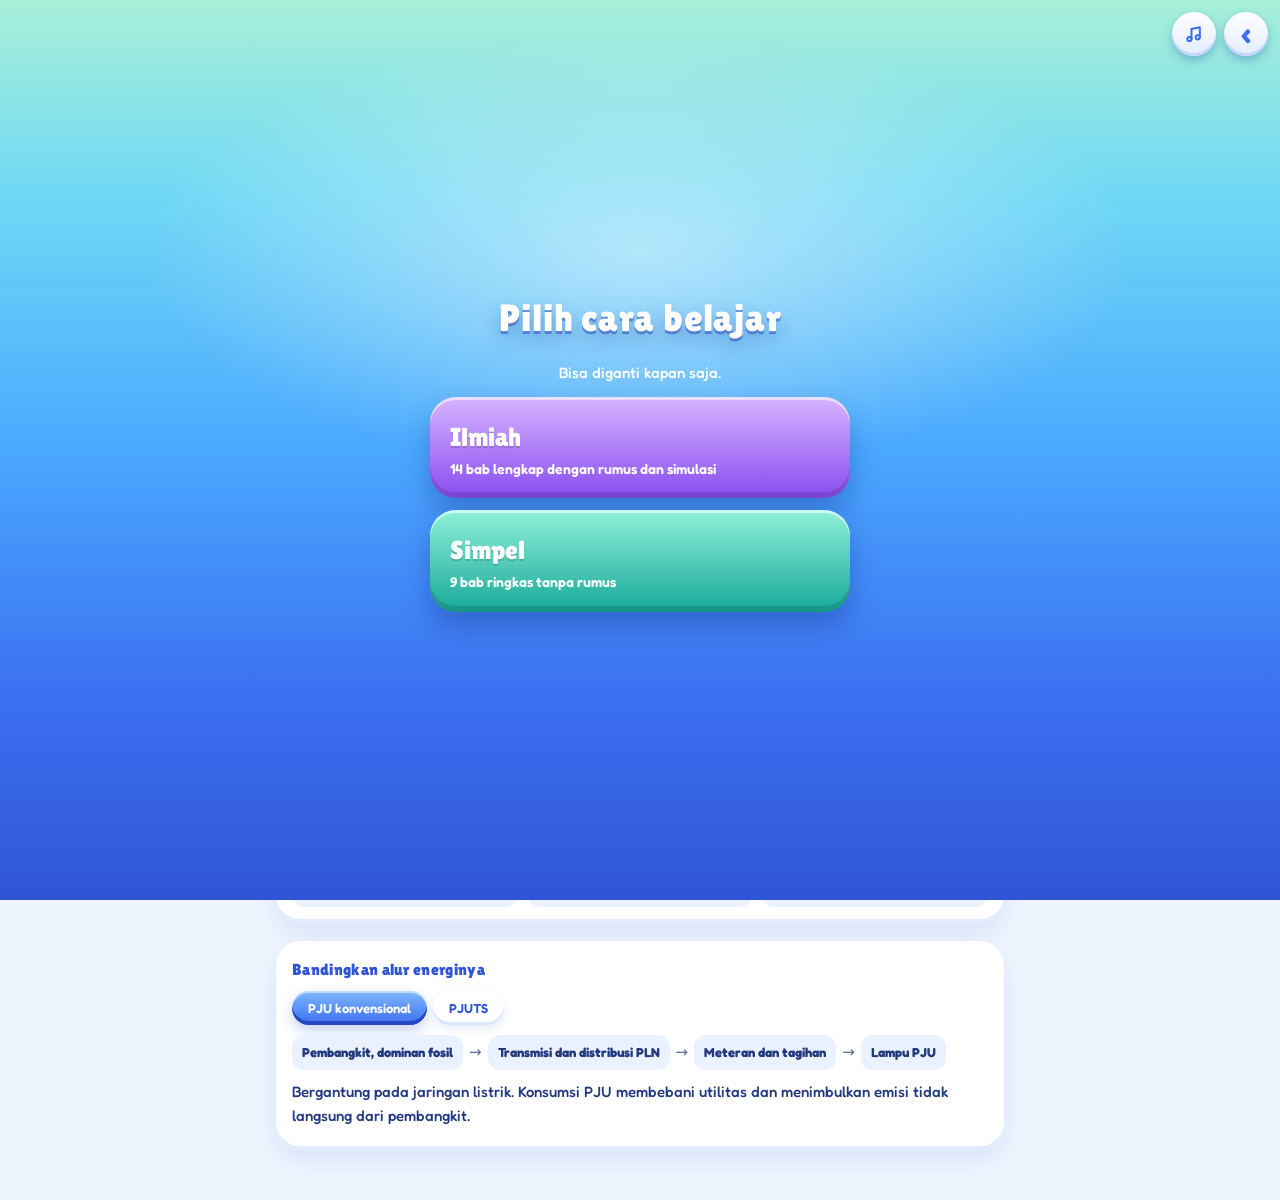
<file: games/sci.html>
<!DOCTYPE html><html lang="id" data-game="sci"><head><meta charset="utf-8"><meta name="viewport" content="width=device-width,initial-scale=1,viewport-fit=cover"><title>Kiara Lab</title><style>
:root{--bg:#eef7f5;--card:#fff;--ink:#0e3b43;--mut:#4a6a70;--pri:#0f7a74;--pri2:#16a39a;--line:#d3e5e2;--soft:#e3f2ef;--warn:#fff4d1}
@media (prefers-color-scheme:dark){:root{--bg:#0c1d22;--card:#13292f;--ink:#e8fff6;--mut:#a3c7c3;--pri:#2bb5a8;--pri2:#2bb5a8;--line:#27474e;--soft:#193a41;--warn:#3a3210}}
*{box-sizing:border-box}html,body{margin:0}
body{background:var(--bg);color:var(--ink);font-family:"Trebuchet MS","Segoe UI",sans-serif;font-size:15px;line-height:1.6;padding-bottom:calc(env(safe-area-inset-bottom,0px) + 32px)}
button,select{font-family:inherit}
header{padding:calc(env(safe-area-inset-top,0px) + 16px) 66px 6px 16px;max-width:760px;margin:0 auto}
header h1{margin:0;font-size:21px;line-height:1.25}header p{margin:4px 0 0;color:var(--mut);font-size:13px}
.prog{height:6px;background:var(--line);border-radius:3px;margin-top:10px;overflow:hidden}.prog i{display:block;height:100%;width:0;background:var(--pri2);transition:width .3s}
#nav{position:sticky;top:0;z-index:5;display:flex;gap:8px;overflow-x:auto;padding:10px 16px;background:var(--bg);scrollbar-width:none}
#nav button{flex:none;border:0;border-radius:999px;padding:8px 14px;font-weight:700;font-size:13px;background:var(--card);color:var(--ink);box-shadow:inset 0 0 0 2px var(--line);cursor:pointer;white-space:nowrap}
#nav button.on{background:var(--pri);color:#fff;box-shadow:none}#nav button.ok::after{content:" \2713"}
main{padding:4px 16px 0;max-width:760px;margin:0 auto}
h2{font-size:22px;margin:10px 0 6px}h3{font-size:16px;margin:16px 0 6px}p{margin:6px 0}
.card{background:var(--card);border-radius:18px;padding:16px;margin:12px 0;box-shadow:0 2px 0 var(--line)}
.mt{display:flex;gap:10px;align-items:flex-start;background:var(--soft);border-radius:16px;padding:10px 12px;margin:8px 0;font-size:14px}.mt svg{flex:none}.mt b{display:block;font-size:11px;letter-spacing:1.5px;text-transform:uppercase;color:var(--pri)}
.sl{display:grid;grid-template-columns:1fr auto;gap:2px 8px;margin:10px 0;font-size:13px}.sl input,.sl select{grid-column:1/3;width:100%;accent-color:var(--pri)}.sl select{padding:8px;border-radius:10px;border:2px solid var(--line);background:var(--card);color:var(--ink)}.sl output{font-weight:800}
.res{display:grid;grid-template-columns:repeat(auto-fit,minmax(128px,1fr));gap:8px;margin-top:10px}.res div{background:var(--soft);border-radius:12px;padding:8px 10px;font-size:12px;color:var(--mut)}.res b{display:block;font-size:19px;color:var(--ink)}
.note{background:var(--warn);border-radius:12px;padding:8px 12px;font-size:12px;margin-top:10px}
.eq{font-family:"Cambria Math","Times New Roman",serif;background:var(--soft);border-radius:12px;padding:8px 12px;margin:8px 0;overflow-x:auto;white-space:nowrap}
table{width:100%;border-collapse:collapse;font-size:13px}th,td{padding:6px 8px;border-bottom:1px solid var(--line);text-align:left;vertical-align:top}th{color:var(--pri)}
.seg{display:flex;gap:6px;margin:8px 0;flex-wrap:wrap}.seg button,.btn{border:0;border-radius:999px;padding:9px 16px;font-weight:700;font-size:13px;cursor:pointer;background:var(--soft);color:var(--ink)}.seg button.on,.btn{background:var(--pri);color:#fff}
canvas{width:100%;display:block;border-radius:12px;background:var(--soft)}
details{border-bottom:1px solid var(--line);padding:6px 0}summary{cursor:pointer;font-weight:700}details p{font-size:13px;color:var(--mut)}
.flow{display:flex;flex-wrap:wrap;align-items:center;gap:6px;margin:10px 0}.flow span{background:var(--soft);border-radius:12px;padding:7px 10px;font-size:13px;font-weight:700}.flow i{font-style:normal;color:var(--mut)}
.facts{display:grid;grid-template-columns:repeat(auto-fit,minmax(140px,1fr));gap:8px}.facts div{background:var(--soft);border-radius:14px;padding:10px;font-size:13px}.facts b{display:block;font-size:14px}
.q{padding:10px 0;border-bottom:1px solid var(--line)}.q button{display:block;width:100%;text-align:left;margin:6px 0;border:0;border-radius:12px;padding:10px 12px;font-size:14px;background:var(--soft);color:var(--ink);cursor:pointer}.q button.right{background:#2e8b57;color:#fff}.q button.wrong{background:#c0392b;color:#fff}.q p.ex{font-size:13px;color:var(--mut)}
.tiles{display:grid;grid-template-columns:repeat(auto-fit,minmax(140px,1fr));gap:8px;margin-top:10px}.tiles div{border-radius:12px;padding:10px;font-size:12px;background:var(--soft)}.tiles b{display:block;font-size:17px}.tiles .bad{background:#c0392b;color:#fff}.tiles .warn{background:#f2b705;color:#2b2200}.tiles .good{background:#2e8b57;color:#fff}
#bkx{position:fixed;z-index:50;top:calc(env(safe-area-inset-top,0px) + 10px);right:10px;width:42px;height:42px;padding:0;display:flex;align-items:center;justify-content:center;border:0;border-radius:12px;background:rgba(8,28,36,.55);color:#fff;font:700 26px/1 "Trebuchet MS",sans-serif;cursor:pointer}
button:focus-visible,input:focus-visible,select:focus-visible,summary:focus-visible{outline:3px solid var(--pri);outline-offset:2px}
@media (prefers-reduced-motion:reduce){.prog i{transition:none}}
.bar{display:flex;height:26px;border-radius:8px;overflow:hidden;margin:8px 0;font-size:11px;font-weight:700;color:#fff}.bar i{display:flex;align-items:center;justify-content:center;font-style:normal;overflow:hidden;white-space:nowrap}.lg{font-size:12px;color:var(--mut)}li{margin:3px 0;font-size:13px}.root[hidden]{display:none}#sn{position:sticky;top:0;z-index:5;display:flex;gap:8px;overflow-x:auto;padding:10px 16px;background:var(--bg);scrollbar-width:none}#sn button{flex:none;border:0;border-radius:999px;padding:8px 14px;font-weight:700;font-size:13px;background:var(--card);color:var(--ink);box-shadow:inset 0 0 0 2px var(--line);cursor:pointer;white-space:nowrap}#sn button.on{background:var(--pri);color:#fff;box-shadow:none}#sn button.ok::after{content:' \2713'}body.um .eq,body.um .note,body.um details{display:none}
#gate{position:fixed;inset:0;z-index:40;background:var(--bg);display:flex;flex-direction:column;align-items:center;justify-content:center;gap:12px;padding:20px;overflow:auto}
#gate[hidden]{display:none}#gate h2{margin:0;text-align:center}#gate p{margin:0;max-width:420px;text-align:center;color:var(--mut)}
.gb{all:unset;box-sizing:border-box;width:min(100%,420px);display:flex;gap:12px;align-items:center;background:var(--card);border-radius:18px;padding:14px;box-shadow:inset 0 0 0 2px var(--line);cursor:pointer}
.gb:hover,.gb:focus-visible{box-shadow:inset 0 0 0 3px var(--pri)}.gb .e{font-size:32px}.gb b{display:block;font-size:17px}.gb span span{display:block;font-size:13px;color:var(--mut);line-height:1.4}
#mchip{all:unset;cursor:pointer;display:inline-block;margin-top:6px;font-size:12px;font-weight:700;background:var(--soft);color:var(--ink);border-radius:999px;padding:4px 12px;box-shadow:inset 0 0 0 2px var(--line)}
#mchip:focus-visible{outline:3px solid var(--pri);outline-offset:2px}
.inti{background:var(--warn)}.lvl{display:inline-block;font-size:11px;font-weight:700;border-radius:999px;padding:2px 10px;background:var(--soft);color:var(--pri)}
</style><script src="../js/teks.js?v=202611261515"></script>
<script src="../js/kontrol.js?v=202611261515"></script>
<link rel="stylesheet" href="../css/fonts.css?v=202611261515">
<link rel="stylesheet" href="../css/game.css?v=202611261515">
<script>try{document.fonts.load('700 16px Fredoka');document.fonts.load('16px "Lilita One"')}catch(e){}</script>
</head><body>
<button id="bkx" aria-label="Kembali ke pilihan game">&#8249;</button>
<header><h1>Kiara Lab</h1><p id="hsub"></p><button id="mchip" type="button" aria-label="Ganti mode belajar"></button><div class="prog"><i id="spb"></i></div></header><div id="gate" hidden role="dialog" aria-modal="true" aria-labelledby="gt"><h2 id="gt">Pilih cara belajar</h2><p>Bisa diganti kapan saja.</p>
<button class="gb" data-m="civ"><span class="e">🎓</span><span><b>Ilmiah</b><span>14 bab lengkap dengan rumus dan simulasi</span></span></button>
<button class="gb" data-m="umum"><span class="e">🏘️</span><span><b>Simpel</b><span>9 bab ringkas tanpa rumus</span></span></button></div>
<nav id="sn" aria-label="Bab"></nav>
<section id="rL" class="root"><nav id="nav" style="display:none"></nav><main id="main"></main><i id="pb" style="display:none"></i></section>
<section id="rB" class="root" hidden><nav id="nav" style="display:none"></nav><main id="main"></main><i id="pb" style="display:none"></i></section>
<script>
const PMODE={v:'civ'};let Q=[];
const APIL=(()=>{const root=document.getElementById('rL');
const $=s=>root.querySelector(s),$$=s=>[...root.querySelectorAll(s)];
const fx=(n,d=0)=>Number(n).toLocaleString('id-ID',{minimumFractionDigits:d,maximumFractionDigits:d});
const V=id=>+root.querySelector('#'+id).value;
const T=(id,t)=>{const e=root.querySelector('#'+id);if(e)e.innerHTML=t};
const sl=(id,lab,min,max,st,v,u,d)=>`<label class="sl"><span>${lab}</span><output id="o_${id}">${fx(v,d||0)} ${u}</output><input type="range" id="${id}" min="${min}" max="${max}" step="${st}" value="${v}" data-d="${d||0}" data-u="${u}"></label>`;
const sel=(id,lab,opts)=>`<label class="sl"><span>${lab}</span><select id="${id}">${opts.map(o=>`<option value="${o[0]}">${o[1]}</option>`).join('')}</select></label>`;
function ctxOf(c,h){const d=devicePixelRatio||1,w=c.clientWidth||300;c.width=w*d;c.height=h*d;c.style.height=h+'px';const x=c.getContext('2d');x.setTransform(d,0,0,d,0,0);return[x,w,h]}
const MT='<svg width="36" height="42" viewBox="-26 -56 44 58" aria-hidden="true"><rect x="-10" y="-12" width="8" height="12" rx="4" fill="#2b4a8a"/><rect x="2" y="-12" width="8" height="12" rx="4" fill="#2b4a8a"/><rect x="-24" y="-30" width="10" height="16" rx="3" fill="#2f6bff"/><rect x="-12" y="-28" width="24" height="20" rx="9" fill="#ff8a3d"/><circle cx="2" cy="-38" r="13" fill="#e2a46d"/><path d="M-11 -40a13 13 0 0 1 26 0z" fill="#2b1b12"/><circle cx="6" cy="-36" r="2.3" fill="#1d1d2b"/><circle cx="12" cy="-36" r="2.3" fill="#1d1d2b"/></svg>';
const mt=t=>`<div class="mt">${MT}<div><b>Misi Mang Teten</b>${t}</div></div>`;
const note=t=>`<div class="note"><b>Catatan model:</b> ${t}</div>`;
let cur=-1,raf=0,seen=new Set();
try{JSON.parse(localStorage.getItem('pjuts_seen')||'[]').forEach(i=>seen.add(i))}catch(e){}
const C=[],S={pw:60,hr:12};
/* ===== BAB 1 ===== */
C.push({n:'1 Pendahuluan',h:()=>`<h2>1. Pendahuluan</h2>${mt('Lampu PJU di dusun sering padam dan tagihannya besar. Apa bedanya PJU biasa dengan PJU tenaga surya?')}
<div class="card"><p>Transisi menuju energi terbarukan menuntut sektor infrastruktur publik ikut berubah. Penerangan Jalan Umum atau PJU memegang porsi konsumsi listrik yang besar dari jaringan utilitas konvensional atau PLN. PJU Tenaga Surya atau PJUTS menjadi solusi strategis untuk menekan konsumsi energi fosil, mengurangi emisi karbon, dan meningkatkan kemandirian energi kawasan perkotaan maupun pedesaan.</p>
<p>Memahami fisika dasar, terutama dinamika elektron-hole pada sambungan semikonduktor panel surya, menjadi kunci untuk mengoptimalkan efisiensi konversi energi surya menjadi listrik.</p>
<div class="facts"><div><b>Menekan energi fosil</b>Pasokan berasal dari matahari, bukan jaringan.</div><div><b>Mengurangi emisi</b>Tidak ada pembakaran bahan bakar saat beroperasi.</div><div><b>Kemandirian energi</b>Cocok untuk dusun jauh dari jaringan.</div></div></div>
<div class="card"><h3>Bandingkan alur energinya</h3><div class="seg" id="sg"><button class="on" data-k="c">PJU konvensional</button><button data-k="s">PJUTS</button></div><div class="flow" id="fl"></div><p id="fn"></p></div>`,
i:()=>{const D={c:[['Pembangkit, dominan fosil','Transmisi dan distribusi PLN','Meteran dan tagihan','Lampu PJU'],'Bergantung pada jaringan listrik. Konsumsi PJU membebani utilitas dan menimbulkan emisi tidak langsung dari pembangkit.'],s:[['Matahari','Panel PV','Solar charge controller','Baterai','Lampu LED'],'Berdiri mandiri: energi siang disimpan di baterai dan dipakai malam hari. Tanpa kabel jaringan dan tanpa emisi operasional.']};
const r=k=>{$$('#sg button').forEach(b=>b.classList.toggle('on',b.dataset.k===k));T('fl',D[k][0].map(x=>`<span>${x}</span>`).join('<i>&rarr;</i>'));T('fn',D[k][1])};
$$('#sg button').forEach(b=>b.onclick=()=>r(b.dataset.k));r('c')}});
/* ===== BAB 2 ===== */
C.push({n:'2 Energi Surya',h:()=>`<h2>2. Dasar Energi Surya</h2>${mt('Kenapa panel di tiang kadang menghasilkan listrik banyak, kadang sedikit?')}
<div class="card"><p>Teknologi fotovoltaik atau PV mengubah energi radiasi matahari langsung menjadi listrik arus searah atau DC melalui efek fotovoltaik. Kinerja PJUTS dipengaruhi oleh komponen radiasi, tingkat <i>irradiance</i>, temperatur operasional modul, dan sudut kemiringan instalasi.</p>
<div class="eq">G<sub>total</sub> = G<sub>langsung</sub> + G<sub>difus</sub> + G<sub>pantulan</sub></div>
<table><tr><th>Komponen</th><th>Keterangan</th></tr><tr><td>Langsung</td><td>Sinar yang datang lurus dari matahari; dominan saat cerah.</td></tr><tr><td>Difus</td><td>Cahaya yang terhambur awan dan atmosfer; tetap ada saat mendung.</td></tr><tr><td>Pantulan</td><td>Cahaya yang dipantulkan tanah dan permukaan sekitar, disebut albedo.</td></tr></table></div>
<div class="card"><h3>Simulator keluaran panel 100 Wp</h3>
${sl('gp','Irradiance puncak langit cerah','200','1100','10',1000,'W/m&sup2;')}${sl('cl','Kecerahan hari','30','100','5',80,'%')}${sl('ta','Suhu udara','15','40','1',30,'&deg;C')}${sl('tl','Sudut kemiringan panel','0','60','1',10,'&deg;')}
<canvas id="cg" aria-label="Grafik irradiance harian"></canvas>
<div class="eq">P = P<sub>maks</sub> &times; (G/1000) &times; [1 + &gamma;(T<sub>sel</sub> &minus; 25)] &times; cos(&beta; &minus; &beta;<sub>opt</sub>)</div>
<div class="res"><div>Irradiance siang<b id="r1"></b></div><div>Suhu sel<b id="r2"></b></div><div>Daya siang<b id="r3"></b></div><div>Jam surya efektif<b id="r4"></b></div><div>Energi per hari<b id="r5"></b></div></div>
${note('model pendekatan untuk belajar, bukan data jurnal. Kondisi uji standar atau STC: 1000 W/m&sup2;, 25 &deg;C. Suhu sel = T<sub>udara</sub> + (NOCT&minus;20)/800 &times; G dengan NOCT 45 &deg;C. Koefisien daya &gamma; = &minus;0,4 %/&deg;C, nilai tipikal silikon. Sudut optimum diasumsikan 10&deg;, kira-kira lintang Indonesia dan cukup agar air hujan mengalir. Profil harian dimodelkan sinus pukul 06.00&ndash;18.00.')}</div>`,
i:()=>{C[1].u()},u:()=>{const G=V('gp')*V('cl')/100,Ta=V('ta'),b=V('tl'),Tc=Ta+(45-20)/800*G,cd=Math.max(0,Math.cos((b-10)*Math.PI/180)),k=1+(-.004)*(Tc-25),P=100*(G/1000)*k*cd,psh=G*24/Math.PI/1000*cd,E=100*psh*k;
T('r1',fx(G)+' W/m&sup2;');T('r2',fx(Tc,1)+' &deg;C');T('r3',fx(P,1)+' W');T('r4',fx(psh,1)+' jam');T('r5',fx(E)+' Wh');
const[x,w,h]=ctxOf($('#cg'),170),L=36,B=22,Tp=10,pw=w-L-8,ph=h-B-Tp,cs=getComputedStyle(document.body);x.clearRect(0,0,w,h);x.font='11px sans-serif';x.fillStyle=cs.color;x.strokeStyle='rgba(120,140,140,.35)';
for(let g=0;g<=1000;g+=500){const y=Tp+ph-ph*g/1100;x.beginPath();x.moveTo(L,y);x.lineTo(w-8,y);x.stroke();x.textAlign='right';x.fillText(g,L-4,y+4)}
x.textAlign='center';[6,9,12,15,18].forEach(t=>x.fillText(t+':00',L+pw*(t-6)/12,h-6));
x.beginPath();x.moveTo(L,Tp+ph);for(let t=0;t<=12;t+=.25){x.lineTo(L+pw*t/12,Tp+ph-ph*(G*Math.sin(Math.PI*t/12))/1100)}x.lineTo(L+pw,Tp+ph);x.closePath();x.fillStyle='rgba(242,183,5,.55)';x.fill();x.strokeStyle='#e0a100';x.lineWidth=2;x.stroke();x.lineWidth=1;
x.fillStyle=cs.color;x.textAlign='left';x.fillText('W/m\u00B2',4,12)}});
/* ===== BAB 3 ===== */
C.push({n:'3 Fisika PV',h:()=>`<h2>3. Efek Fotovoltaik dan Fisika Semikonduktor</h2>${mt('Bagaimana cahaya bisa berubah jadi arus listrik di dalam panel?')}
<div class="card"><p>Konversi fotovoltaik berakar dari interaksi cahaya dengan semikonduktor silikon. Foton yang energinya melebihi <i>bandgap</i> membangkitkan pasangan elektron-hole. Medan listrik internal di daerah deplesi sambungan p-n memisahkan kedua pembawa muatan itu sehingga mengalirkan arus.</p>
<div class="eq">E<sub>foton</sub> = hc/&lambda; &asymp; 1240/&lambda;(nm) eV &nbsp;&nbsp; syarat: E<sub>foton</sub> &ge; E<sub>g</sub></div>
<details><summary>Pita valensi dan konduksi</summary><p>Tingkat energi elektron terikat, yaitu pita valensi, dan elektron bebas penghantar arus, yaitu pita konduksi. Selisihnya adalah bandgap E<sub>g</sub> yang menentukan batas eksitasi foton minimum.</p></details>
<details><summary>Daerah deplesi pada sambungan p-n</summary><p>Medan listrik internal memisahkan elektron dan hole sehingga mencegah rekombinasi dini pembawa muatan.</p></details>
<details><summary>Sumur elektron</summary><p>Daerah berpotensial rendah yang menjebak dan mengarahkan elektron. Ini meningkatkan efisiensi serapan pada sel surya lanjut.</p></details></div>
<div class="card"><h3>Diagram pita energi sambungan p-n</h3>
<svg viewBox="0 0 320 190" width="100%" role="img" aria-label="Diagram pita energi" style="background:var(--soft);border-radius:12px"><g fill="none" stroke-width="3"><path d="M10 50H120C140 50 150 50 160 80S180 110 200 110H310" stroke="#2f6bff"/><path d="M10 120H120C140 120 150 120 160 150S180 180 200 180H310" stroke="#e0524a"/></g><g font-size="11" fill="currentColor"><text x="12" y="42">Pita konduksi Ec</text><text x="12" y="140">Pita valensi Ev</text><text x="14" y="86">p</text><text x="296" y="94">n</text><text x="196" y="132">Eg</text><text x="118" y="20">Daerah deplesi</text></g><rect x="120" y="26" width="80" height="154" fill="rgba(242,183,5,.18)"/><path d="M210 112V178" stroke="currentColor" stroke-width="1.5"/><path d="M60 50V120" stroke="currentColor" stroke-dasharray="3 3"/><circle cx="105" cy="50" r="6" fill="#2f6bff"/><path d="M112 56L190 104" stroke="#2f6bff" stroke-width="2"/><circle cx="195" cy="180" r="6" fill="none" stroke="#e0524a" stroke-width="2.5"/><path d="M190 176L130 124" stroke="#e0524a" stroke-width="2"/></svg>
<p style="font-size:13px;color:var(--mut)">Elektron biru &ldquo;menuruni bukit&rdquo; pita konduksi ke sisi n, sedangkan hole merah bergerak ke sisi p. Itulah pemisahan muatan oleh medan internal.</p></div>
<div class="card"><h3>Simulasi foton dan pasangan elektron-hole</h3>
${sel('mat','Material semikonduktor',[['1.12','Silikon, Eg 1,12 eV, basis PV pada jurnal'],['1.42','GaAs, Eg 1,42 eV, pembanding'],['0.67','Germanium, Eg 0,67 eV, pembanding']])}${sl('ev','Energi foton','0.5','3.2','0.05',2,'eV',2)}
<canvas id="pn" aria-label="Simulasi sambungan p-n"></canvas>
<div class="res"><div>Panjang gelombang<b id="p1"></b></div><div>Status foton<b id="p2" style="font-size:14px"></b></div><div>Energi terpakai<b id="p3"></b></div><div>Terpisah / dibangkitkan<b id="p4"></b></div></div>
${note('simulasi kualitatif. Pasangan yang dibangkitkan di luar daerah deplesi bisa berekombinasi sebelum terkumpul, makin jauh makin besar peluangnya. Kelebihan energi (E &minus; Eg) terbuang sebagai panas.')}</div>`,
i:()=>{const c=$('#pn');let W,H=250,ph=[],pr=[],gen=0,sep=0,last=performance.now(),acc=0,fl=[];
const sz=()=>{[,W]=ctxOf(c,H)};sz();
const st=[];for(let i=0;i<26;i++)st.push([Math.random(),Math.random()*.7+.2,i%2]);
const mk=()=>{const Eg=+$('#mat').value,E=V('ev'),x=24+Math.random()*(W-48);ph.push({x,y:0,ya:E>=Eg?50+Math.random()*130:9999,E,Eg,v:150})};
const hue=E=>{const l=1240/E;return l<380?'#8e44ad':l>740?'#b03a2e':`hsl(${Math.max(0,Math.min(270,(700-l)/320*270))},90%,50%)`};
const upd=()=>{const Eg=+$('#mat').value,E=V('ev');T('p1',fx(1240/E)+' nm');T('p2',E<Eg?'E &lt; Eg: tidak diserap':E==Eg?'E = Eg: pas':'E &gt; Eg: diserap');T('p3',E>=Eg?fx(Eg/E*100)+' %':'0 %');T('p4',gen?sep+' / '+gen:'0 / 0')};
C[2].u=()=>{ph=[];pr=[];gen=0;sep=0;upd()};
function loop(t){const dt=Math.min(.05,(t-last)/1000);last=t;acc+=dt;
if(acc>.28){acc=0;mk()}
const[x,w,h]=ctxOf(c,H),d0=w*.4,d1=w*.6,cs=getComputedStyle(document.body);x.clearRect(0,0,w,h);
x.fillStyle='rgba(224,82,74,.13)';x.fillRect(0,0,d0,h);x.fillStyle='rgba(47,107,255,.13)';x.fillRect(d1,0,w-d1,h);x.fillStyle='rgba(242,183,5,.2)';x.fillRect(d0,0,d1-d0,h);
x.font='bold 12px sans-serif';x.fillStyle=cs.color;x.textAlign='center';x.fillText('p',w*.2,h-8);x.fillText('n',w*.8,h-8);x.fillText('deplesi',w*.5,h-8);
x.globalAlpha=.55;st.forEach(s=>{const X=s[0]*w;if(X<d0){x.strokeStyle='#e0524a';x.beginPath();x.arc(X,s[1]*h,4,0,7);x.stroke()}else if(X>d1){x.fillStyle='#2f6bff';x.beginPath();x.arc(X,s[1]*h,4,0,7);x.fill()}});x.globalAlpha=1;
x.fillStyle='#c0392b';x.fillText('\u2212 \u2212 \u2212',d0+(d1-d0)*.25,28);x.fillStyle='#1f4fd6';x.fillText('+ + +',d0+(d1-d0)*.75,28);
x.strokeStyle=cs.color;x.fillStyle=cs.color;x.lineWidth=2;x.beginPath();x.moveTo(d1-8,h*.5);x.lineTo(d0+8,h*.5);x.stroke();x.beginPath();x.moveTo(d0+8,h*.5);x.lineTo(d0+16,h*.5-5);x.lineTo(d0+16,h*.5+5);x.fill();x.lineWidth=1;x.fillText('E internal',w*.5,h*.5-10);
ph.forEach(p=>{p.y+=p.v*dt;if(!p.gone&&p.y>=p.ya){p.gone=1;gen++;const inD=p.x>d0&&p.x<d1,dist=p.x<=d0?d0-p.x:p.x>=d1?p.x-d1:0,ok=inD||Math.random()<Math.exp(-dist/(w*.12));pr.push({x:p.x,y:p.y,ex:p.x,hx:p.x,ok,t:0})}});
ph=ph.filter(p=>!p.gone&&p.y<h+10);ph.forEach(p=>{x.strokeStyle=hue(p.E);x.lineWidth=2.5;x.beginPath();for(let k=0;k<22;k+=2){x.lineTo(p.x+Math.sin(k)*3,p.y-k*1.4)}x.stroke()});x.lineWidth=1;
pr.forEach(q=>{q.t+=dt;if(q.ok){q.ex=Math.min(w-8,q.ex+130*dt);q.hx=Math.max(8,q.hx-130*dt);if(!q.d&&q.ex>=w-8){q.d=1;sep++}}else if(q.t>.7){q.dead=1;x.fillStyle='rgba(255,200,0,.9)';x.beginPath();x.arc(q.x,q.y,10,0,7);x.fill()}
if(!q.dead){x.fillStyle='#2f6bff';x.beginPath();x.arc(q.ex,q.y,5,0,7);x.fill();x.strokeStyle='#e0524a';x.lineWidth=2;x.beginPath();x.arc(q.hx,q.y,5,0,7);x.stroke();x.lineWidth=1}});
pr=pr.filter(q=>!q.dead&&!(q.ok&&q.ex>=w-8&&q.hx<=8));upd();
raf=requestAnimationFrame(loop)}
$('#mat').oninput=$('#ev').oninput=null;C[2].u();raf=requestAnimationFrame(loop)},u:()=>{}});
/* ===== BAB 4 ===== */
const COMP={
pv:['Modul surya fotovoltaik','Mengubah radiasi matahari menjadi listrik DC lewat efek fotovoltaik. Dinilai dalam Wp pada kondisi STC. Pasang miring sekitar 10&deg;, hadap sesuai lokasi, dan hindari bayangan karena satu sel yang tertutup menurunkan keluaran seluruh string.'],
scc:['Solar charge controller, PWM atau MPPT','Mengatur pengisian baterai, mencegah pengisian berlebih dan pengosongan berlebih, serta mengatur nyala lampu lewat sensor senja-fajar, timer, dan dimming.<table><tr><th></th><th>PWM</th><th>MPPT</th></tr><tr><td>Prinsip</td><td>Menghubungkan panel langsung ke baterai dengan pulsa</td><td>Melacak titik daya maksimum, konversi DC-DC</td></tr><tr><td>Panen energi</td><td>Lebih rendah</td><td>Umumnya lebih tinggi 10&ndash;30%</td></tr><tr><td>Biaya</td><td>Murah</td><td>Lebih mahal</td></tr></table>'],
bat:['Baterai penyimpanan, Li-ion atau VRLA','Menyimpan energi siang untuk dipakai malam dan hari mendung. Nilai berikut tipikal, cek lembar data produk.<table><tr><th></th><th>VRLA</th><th>Li-ion</th></tr><tr><td>DoD dianjurkan</td><td>~50%</td><td>~80%</td></tr><tr><td>Umur siklus</td><td>ratusan&ndash;sekitar seribu</td><td>ribuan</td></tr><tr><td>Biaya awal</td><td>Rendah</td><td>Lebih tinggi</td></tr></table>'],
led:['Lampu LED efisiensi tinggi','Beban utama sistem. Efikasi tinggi dalam lumen per watt berarti terang yang sama dengan daya lebih kecil, sehingga panel dan baterai bisa lebih kecil. Pada studi kasus jurnal: LED 60 W bekerja 12 jam per hari.'],
sen:['Sensor cahaya, LDR atau photocell','Mendeteksi gelap-terang. Lampu menyala saat cahaya turun di bawah ambang dan padam saat pagi. Histeresis diperlukan agar lampu tidak berkedip karena awan atau sorot kendaraan.'],
pole:['Struktur tiang penyangga mekanik','Menahan beban panel, lampu, dan baterai terhadap angin. Tinggi, jarak antartiang, dan pondasi harus sesuai standar pencahayaan jalan dan kondisi lokasi.']};
C.push({n:'4 Perancangan',h:()=>`<h2>4. Komponen dan Perancangan Sistem</h2>${mt('Kalau mau pasang PJUTS baru di dusun, panel dan baterainya harus sebesar apa?')}
<div class="card"><p>Komponen utama PJUTS: modul surya fotovoltaik, solar charge controller PWM atau MPPT, baterai penyimpanan Li-ion atau VRLA, lampu LED efisiensi tinggi, sensor cahaya LDR atau photocell, dan tiang penyangga. Ketuk komponen untuk melihat perannya.</p>
<div class="seg" id="cp">${Object.keys(COMP).map(k=>`<button data-k="${k}">${COMP[k][0].split(', ')[0].replace('Modul surya fotovoltaik','Panel PV').replace('Solar charge controller','Controller').replace('Baterai penyimpanan','Baterai').replace('Lampu LED efisiensi tinggi','Lampu LED').replace('Sensor cahaya','Sensor').replace('Struktur tiang penyangga mekanik','Tiang')}</button>`).join('')}</div>
<div class="flow"><span>Panel PV</span><i>&rarr;</i><span>Controller</span><i>&harr;</i><span>Baterai</span><i>&rarr;</i><span>LED</span><i>&larr;</i><span>Sensor</span></div>
<div id="cd" class="card" style="background:var(--soft);box-shadow:none"></div></div>
<div class="card"><h3>Kalkulator perancangan</h3><p style="font-size:13px;color:var(--mut)">Jurnal: LED 60 W selama 12 jam per hari membutuhkan 720 Wh/hari, dengan efisiensi sistem sekitar 85&ndash;90%.</p>
<button class="btn" id="pr">Pakai kasus jurnal</button>
${sl('pw','Daya lampu LED','10','150','5',60,'W')}${sl('hr','Lama menyala per hari','4','14','1',12,'jam')}${sl('ef','Efisiensi sistem','70','95','0.5',87.5,'%',1)}${sl('ps','Jam surya efektif lokasi atau PSH','3','6.5','0.1',4,'jam',1)}${sl('au','Hari otonomi saat mendung','1','5','1',3,'hari')}
${sel('ch','Jenis baterai',[['0.5','VRLA, DoD 50%'],['0.8','Li-ion, DoD 80%']])}${sel('vs','Tegangan sistem',[['12','12 V'],['24','24 V']])}
<div class="eq">E<sub>beban</sub> = P &times; t &nbsp;|&nbsp; P<sub>PV</sub> = E<sub>beban</sub>/(&eta; &times; PSH) &nbsp;|&nbsp; E<sub>bat</sub> = E<sub>beban</sub> &times; N/(DoD &times; &eta;)</div>
<div class="res"><div>Energi beban<b id="k1"></b></div><div>Panel minimum<b id="k2"></b></div><div>Energi baterai<b id="k3"></b></div><div>Kapasitas baterai<b id="k4"></b></div><div>Arus controller min.<b id="k5"></b></div></div>
${note('energi beban, efisiensi, dan hari otonomi sesuai konsep jurnal. PSH, DoD, margin controller 25% adalah asumsi perancangan umum. PSH bergantung lokasi dan musim, jadi ukur atau ambil dari data setempat.')}</div>`,
i:()=>{const s=k=>{$$('#cp button').forEach(b=>b.classList.toggle('on',b.dataset.k===k));T('cd','<b>'+COMP[k][0]+'</b><p>'+COMP[k][1]+'</p>')};$$('#cp button').forEach(b=>b.onclick=()=>s(b.dataset.k));s('pv');
$('#pr').onclick=()=>{[['pw',60],['hr',12],['ef',87.5],['au',3]].forEach(a=>{$('#'+a[0]).value=a[1];$('#'+a[0]).dispatchEvent(new Event('input',{bubbles:1}))})};C[3].u()},
u:()=>{if(!$('#pw'))return;S.pw=V('pw');S.hr=V('hr');const P=V('pw'),t=V('hr'),e=V('ef')/100,ps=V('ps'),N=V('au'),D=V('ch'),Vs=V('vs'),E=P*t,Pp=E/(e*ps),Eb=E*N/(D*e),Ab=Eb/Vs,Ic=Pp/Vs*1.25;
T('k1',fx(E)+' Wh/hari');T('k2',fx(Pp)+' Wp');T('k3',fx(Eb)+' Wh');T('k4',fx(Ab)+' Ah');T('k5',fx(Ic,1)+' A')}});
/* ===== BAB 5 ===== */
C.push({n:'5 Smart dan Ekonomi',h:()=>`<h2>5. Smart Street Lighting dan Analisis Ekonomi</h2>${mt('Apakah PJUTS benar-benar hemat? Dan bagaimana mengetahui lampu atau baterai mulai bermasalah?')}
<div class="card"><p>Integrasi IoT pada PJUTS memungkinkan pemantauan parameter sistem dari jarak jauh, pengaturan intensitas cahaya adaptif berdasarkan kehadiran objek, dan <i>predictive maintenance</i>, yaitu memperkirakan kerusakan sebelum terjadi.</p>
<h3>A. Pencahayaan adaptif</h3><button class="btn" id="ob">Ada pejalan lewat: OFF</button>
<svg viewBox="0 0 300 110" width="100%" role="img" aria-label="Lampu adaptif" style="background:#1b2250;border-radius:12px;margin-top:8px"><rect y="92" width="300" height="18" fill="#2f3550"/><rect x="70" y="30" width="5" height="62" fill="#aab"/><rect x="70" y="30" width="30" height="5" fill="#aab"/><path id="cone" d="M98 36L55 92H140Z" fill="#ffe27a" opacity=".3"/><circle id="lm" cx="98" cy="36" r="7" fill="#ffe27a" opacity=".4"/><g id="pj" opacity="0"><circle cx="200" cy="70" r="7" fill="#ff8a3d"/><rect x="194" y="77" width="12" height="15" rx="5" fill="#ff8a3d"/></g></svg>
${sl('dc','Waktu ada objek terdeteksi','5','60','5',20,'%')}${sl('dm','Tingkat redup saat sepi','10','60','5',30,'%')}
<div class="res"><div>Daya rata-rata<b id="a1"></b></div><div>Penghematan energi<b id="a2"></b></div><div>Energi per tahun<b id="a3"></b></div></div>
<div class="eq">P<sub>rata</sub> = P &times; [d + (1 &minus; d) &times; k<sub>redup</sub>]</div>
<h3>B. Dasbor pemantauan dan perawatan prediktif</h3>
${sl('dt','Debu pada permukaan panel','0','30','1',5,'%')}${sl('ag','Usia baterai','0','10','0.5',2,'tahun',1)}${sel('bt','Jenis baterai',[['4','VRLA, umur ~4 th'],['8','Li-ion, umur ~8 th']])}
<div class="tiles"><div id="t1"></div><div id="t2"></div><div id="t3"></div></div>
${note('umur baterai tipikal sampai kapasitas 80% atau end-of-life; pemudaran diasumsikan linier. Nilai nyata bergantung suhu, kedalaman pengosongan, dan produk.')}</div>
<div class="card"><h3>C. Analisis ekonomi: biaya siklus hidup atau LCC</h3><p style="font-size:13px;color:var(--mut)">Parameter jurnal: Payback Period, NPV, dan IRR. Bandingkan PJUTS dengan PJU jaringan PLN, nilai dalam jutaan rupiah.</p>
<div class="seg"><button class="btn" id="pa">Dekat jaringan PLN</button><button class="btn" id="pb2">Dusun terpencil</button></div>
${sl('ip','Investasi awal PJUTS','10','50','1',25,'jt')}${sl('ic','Investasi awal PJU jaringan','5','60','1',15,'jt')}${sl('tf','Tarif listrik','1000','2500','50',1500,'Rp/kWh')}${sl('tg','Kenaikan tarif per tahun','0','8','0.5',3,'%',1)}${sl('op','O&amp;M PJUTS per tahun','0','1','0.05',0.3,'jt',2)}${sl('oc','O&amp;M PJU jaringan per tahun','0','1','0.05',0.2,'jt',2)}${sl('bc','Biaya ganti baterai','0','8','0.5',3.5,'jt',1)}${sl('bn','Interval ganti baterai','3','10','1',5,'tahun')}${sl('ny','Umur analisis','5','25','1',15,'tahun')}${sl('dr','Tingkat diskonto','3','15','0.5',8,'%',1)}
<canvas id="ce" aria-label="Grafik biaya kumulatif"></canvas>
<div class="res"><div>LCC PJUTS<b id="e1"></b></div><div>LCC PJU jaringan<b id="e2"></b></div><div>NPV penghematan<b id="e3"></b></div><div>IRR<b id="e4"></b></div><div>Payback<b id="e5"></b></div><div>CO&#8322; dihindari<b id="e6"></b></div></div>
<p id="ev2" style="font-weight:700"></p>
${note('seluruh angka default adalah asumsi ilustrasi, bukan data jurnal. Energi tahunan memakai daya dan jam nyala dari bab 8. Faktor emisi jaringan 0,85 kg CO&#8322;/kWh adalah asumsi. Jurnal menyimpulkan PJUTS layak jangka panjang; tool ini menunjukkan bahwa kelayakan sangat dipengaruhi lokasi, tarif, dan umur baterai.')}</div>`,
i:()=>{let on=0;$('#ob').onclick=()=>{on=!on;$('#ob').textContent='Ada pejalan lewat: '+(on?'ON':'OFF');C[4].lamp(on)};
C[4].lamp=on=>{const k=V('dm')/100;$('#lm').setAttribute('opacity',on?1:.15+k*.5);$('#cone').setAttribute('opacity',on?.55:.08+k*.3);$('#pj').setAttribute('opacity',on?1:0)};
const pre=(a,b)=>()=>{$('#ic').value=a;$('#ip').value=b;$$('#ic,#ip').forEach(e=>e.dispatchEvent(new Event('input',{bubbles:1})))};$('#pa').onclick=pre(15,25);$('#pb2').onclick=pre(38,25);C[4].u()},
u:()=>{if(!$('#dc'))return;const P=S.pw,H=S.hr,d=V('dc')/100,k=V('dm')/100,pa=P*(d+(1-d)*k),sv=100*(1-pa/P);T('a1',fx(pa,1)+' W');T('a2',fx(sv)+' %');T('a3',fx(pa*H*365/1000)+' kWh');
if(C[4].lamp)C[4].lamp($('#ob').textContent.endsWith('ON'));
const life=+V('bt'),age=V('ag'),soh=Math.max(0,100-20*age/life),dust=V('dt'),tl=(a,b,c)=>`<b>${a}</b>${b}`;
$('#t1').className=dust>10?'warn':'good';T('t1',tl(fx(100-dust)+' %','Output panel relatif. '+(dust>10?'Jadwalkan pembersihan.':'Normal.')));
$('#t2').className=soh<=80?'bad':soh<85?'warn':'good';T('t2',tl(fx(soh)+' %','Kesehatan baterai atau SOH. '+(soh<=80?'Ganti baterai.':soh<85?'Mendekati batas.':'Normal.')));
const sisa=Math.max(0,life-age);$('#t3').className=sisa<1?'warn':'good';T('t3',tl(fx(sisa,1)+' th','Perkiraan sisa umur baterai sebelum SOH 80%.'));
const Pw=S.pw,Hh=S.hr,kwh=Pw*Hh*365/1000,n=V('ny'),r=V('dr')/100,g=V('tg')/100,Ip=V('ip'),Ic=V('ic'),op=V('op'),oc=V('oc'),bc=V('bc'),bn=V('bn'),tar=V('tf');
let cc=[Ic],cp=[Ip],pvC=Ic,pvP=Ip,cf=[Ic-Ip],co2=kwh*.85*n/1000;
for(let t=1;t<=n;t++){const en=kwh*tar*Math.pow(1+g,t-1)/1e6,ccst=oc+en,pcst=op+((t%bn===0&&t<n)?bc:0);cc.push(cc[t-1]+ccst);cp.push(cp[t-1]+pcst);pvC+=ccst/Math.pow(1+r,t);pvP+=pcst/Math.pow(1+r,t);cf.push(ccst-pcst)}
const npv=pvC-pvP;T('e1',fx(pvP,1)+' jt');T('e2',fx(pvC,1)+' jt');T('e3',(npv>=0?'+':'')+fx(npv,1)+' jt');T('e6',fx(co2,1)+' ton');
let pay=null;for(let t=1;t<=n;t++){const d0=cc[t-1]-cp[t-1],d1=cc[t]-cp[t];if(d0<0&&d1>=0){pay=t-1+(-d0)/(d1-d0);break}}
T('e5',Ic>=Ip?'Segera':pay==null?'> '+n+' th':fx(pay,1)+' th');
let irr='n/a';if(Ip>Ic){const f=q=>{let s=-(Ip-Ic);for(let t=1;t<=n;t++)s+=cf[t]/Math.pow(1+q,t);return s};if(f(-.5)*f(1)<0){let lo=-.5,hi=1;for(let i=0;i<60;i++){const m=(lo+hi)/2;f(lo)*f(m)<=0?hi=m:lo=m}irr=fx((lo+hi)/2*100,1)+' %'}else irr='tidak ada'}T('e4',irr);
T('ev2',npv>0?'PJUTS lebih murah sepanjang siklus hidup pada asumsi ini.':'PJU jaringan lebih murah pada asumsi ini. Coba skenario dusun terpencil atau umur analisis lebih panjang.');
const[x,w,h]=ctxOf($('#ce'),190),L=38,B=22,Tp=12,pw=w-L-10,ph=h-B-Tp,mx=Math.max(...cc,...cp)*1.05,cs=getComputedStyle(document.body);x.clearRect(0,0,w,h);x.font='11px sans-serif';x.fillStyle=cs.color;x.textAlign='right';
for(let q=0;q<=2;q++){const v=mx*q/2,y=Tp+ph-ph*q/2;x.strokeStyle='rgba(120,140,140,.35)';x.beginPath();x.moveTo(L,y);x.lineTo(w-10,y);x.stroke();x.fillText(fx(v),L-4,y+4)}
x.textAlign='center';[0,Math.round(n/2),n].forEach(t=>x.fillText(t+' th',L+pw*t/n,h-6));
const ln=(a,c)=>{x.strokeStyle=c;x.lineWidth=3;x.beginPath();a.forEach((v,t)=>{const X=L+pw*t/n,Y=Tp+ph-ph*v/mx;t?x.lineTo(X,Y):x.moveTo(X,Y)});x.stroke();x.lineWidth=1};ln(cc,'#e0524a');ln(cp,'#16a39a');
x.textAlign='left';x.fillStyle='#e0524a';x.fillText('PJU jaringan',L+6,Tp+10);x.fillStyle='#16a39a';x.fillText('PJUTS',L+100,Tp+10)}});
/* ===== BAB 6 ===== */
const QS={civ:[
['Foton 500 nm dengan E ≈ 2,48 eV diserap silikon, Eg 1,12 eV. Berapa bagian energinya yang terbuang sebagai panas termalisasi?',['≈ 55%','≈ 45%','≈ 100%','≈ 0%'],0,'Kelebihan energi = (2,48 − 1,12)/2,48 ≈ 0,55. Hanya sebesar Eg yang berguna, sisanya menjadi panas.'],
['Mengapa efisiensi maksimum sel p-n tunggal punya puncak di Eg sekitar 1,1–1,4 eV, bukan terus naik bersama Eg?',['Eg kecil membuang banyak energi sebagai panas, Eg besar membuat banyak foton tidak terserap','Eg besar membuat medan internal hilang','Eg kecil membuat suhu sel turun','Foton hanya terserap di bawah Eg'],0,'Ada trade-off antara rugi termalisasi saat Eg kecil dan rugi transmisi saat Eg besar.'],
['Doping N_A = 10¹⁶ cm⁻³, N_D = 10¹⁹ cm⁻³, n_i = 10¹⁰ cm⁻³ pada 300 K, dengan kT ≈ 0,0259 eV. V_bi mendekati...',['≈ 0,89 V','≈ 0,45 V','≈ 1,12 V','≈ 0,05 V'],0,'V_bi = (kT/q)×ln(N_A×N_D/n_i²) = 0,0259 × ln(10¹⁵) ≈ 0,89 V.'],
['Suhu sel naik dari 25 °C ke 65 °C pada modul silikon dengan γ = −0,4 %/°C. Daya turun sekitar...',['16%','4%','0,4%','40%'],0,'ΔT = 40 °C, jadi 40 × 0,4% = 16%.'],
['Beban 60 W × 12 jam, η sistem 87,5%, PSH 4 jam. Panel minimum yang dibutuhkan ≈',['≈ 206 Wp','≈ 180 Wp','≈ 720 Wp','≈ 60 Wp'],0,'P_PV = 720 / (0,875 × 4) ≈ 206 Wp. Menghitung 720/4 = 180 Wp melupakan efisiensi sistem.'],
['Beban 720 Wh/hari, otonomi 3 hari, Li-ion DoD 80%, η 87,5%. Energi nominal baterai ≈',['≈ 3.086 Wh','≈ 2.160 Wh','≈ 2.700 Wh','≈ 4.937 Wh'],0,'E_bat = 720 × 3 / (0,8 × 0,875) ≈ 3.086 Wh. Jika memakai VRLA dengan DoD 50%, hasilnya ≈ 4.937 Wh.'],
['Controller PWM memaksa panel bekerja di tegangan baterai (≈ 12,8 V), padahal V_mp panel 36 sel ≈ 17–18 V. Akibatnya...',['Daya yang diambil di bawah P_maks karena titik kerja menjauh dari lutut kurva I-V','Daya lebih tinggi dari P_maks','Arus hubung singkat naik','Fill factor panel berubah'],0,'MPPT menggeser titik kerja ke daya maksimum, sedangkan PWM tidak.'],
['Tinggi lampu dinaikkan dari 6 m ke 8 m, jarak tiang dan sebaran sama. Dampak yang paling mungkin:',['Iluminansi tepat di bawah lampu turun dan keseragaman U₀ membaik','Iluminansi di bawah lampu naik dan U₀ memburuk','Tidak ada perubahan','Hanya warna cahaya yang berubah'],0,'E = I×cosθ/d²: di bawah lampu E ∝ 1/h², sedangkan cahaya menyebar lebih merata di antara tiang.'],
['Selisih investasi awal PJUTS terhadap PJU jaringan Rp10 jt. Penghematan Rp2 jt/tahun selama 8 tahun, diskonto 8%. NPV ≈',['≈ +Rp1,5 jt','≈ +Rp6 jt','≈ −Rp1,5 jt','≈ −Rp10 jt'],0,'PV penghematan = 2 × 5,747 ≈ 11,5 jt, dikurangi 10 jt = +1,5 jt. Selisih nominal Rp6 jt mengabaikan nilai waktu uang.'],
['Siklus hidup LiFePO₄ pada DoD 50% = 4.000 dengan k = 1,6. Jika DoD harian dinaikkan ke 80%, siklus hidupnya ≈',['≈ 1.900 siklus','≈ 2.500 siklus','≈ 4.000 siklus','≈ 6.400 siklus'],0,'N = 4000 × (50/80)^1,6 ≈ 1.890. Hubungannya berpangkat, bukan linier.'],
['Rugi debu 4%, suhu 9%, kabel dan mismatch 6%. Performance ratio ≈',['≈ 82,1%','≈ 81,0%','≈ 87,3%','≈ 79,0%'],0,'Rugi saling mengalikan: 0,96 × 0,91 × 0,94 ≈ 0,821, bukan 100 − 19.'],
['Lampu 60 W meredup ke 30% saat sepi, ada objek terdeteksi 20% waktu. Daya rata-rata ≈',['≈ 26,4 W','≈ 18 W','≈ 48 W','≈ 36 W'],0,'P = 60 × [0,2 + 0,8 × 0,3] = 26,4 W, hemat sekitar 56%.']],
umum:[
['Apa tugas panel surya pada lampu PJUTS?',['Mengubah cahaya matahari menjadi listrik','Menyimpan listrik untuk malam hari','Menyalakan lampu otomatis saat gelap','Menahan tiang agar tidak roboh'],0,'Panel mengubah sinar matahari menjadi listrik. Penyimpanannya tugas baterai.'],
['Mengapa lampu PJUTS tetap menyala di malam hari?',['Memakai listrik dari siang yang disimpan di baterai','Disambung kabel dari PLN','Panelnya menyala sendiri saat gelap','Memakai bahan bakar solar'],0,'Siang hari panel mengisi baterai, malam hari baterai menyalakan lampu.'],
['Apa tugas sensor cahaya pada PJUTS?',['Menyalakan lampu saat gelap dan mematikannya saat terang','Membersihkan panel','Menambah daya panel','Mengukur tinggi tiang'],0,'Sensor membuat lampu hidup dan mati otomatis, tanpa saklar.'],
['Apa yang sebaiknya dilakukan berkala agar panel surya tetap bekerja baik?',['Membersihkan debu dan kotoran, dan memangkas ranting penghalang','Mengecat panel','Menutup panel saat siang','Memindahkan tiang tiap bulan'],0,'Debu dan bayangan mengurangi listrik yang dihasilkan panel.'],
['Saat langit mendung, panel surya...',['Tetap menghasilkan listrik, tetapi jauh lebih sedikit','Berhenti total','Menghasilkan lebih banyak listrik','Menjadi sangat panas'],0,'Itu sebabnya baterai dirancang punya cadangan untuk beberapa hari mendung.'],
['Lampu 60 W menyala 12 jam semalam. Listrik yang dipakai sekitar...',['720 Wh (0,72 kWh)','72 Wh','7.200 Wh','60 Wh'],0,'Daya × lama menyala: 60 W × 12 jam = 720 Wh.'],
['Mengapa baterai PJUTS perlu diganti setelah beberapa tahun?',['Makin sering dikosongkan dalam dan makin panas, baterai makin cepat menua','Karena baterai bocor saat hujan','Karena lampu terlalu terang','Karena panel menyerap isinya'],0,'Umur baterai dipengaruhi kedalaman pemakaian dan suhu. Li-ion umumnya lebih awet dari aki VRLA.'],
['Apa untungnya PJUTS bagi dusun yang jauh dari jaringan PLN?',['Tidak perlu kabel panjang dan tidak ada tagihan listrik','Lampunya selalu lebih mahal','Tidak butuh perawatan sama sekali','Lampunya tidak pernah padam dalam kondisi apa pun'],0,'PJUTS berdiri sendiri. Tetap perlu perawatan, tapi biaya listrik bulanannya nol.']]};
const gq=()=>QS[PMODE.v].map(q=>{const o=q[1].map((t,k)=>[t,k===q[2]]).sort(()=>Math.random()-.5);return[q[0],o.map(x=>x[0]),o.findIndex(x=>x[1]),q[3]]});
C.push({n:'6 Kesimpulan dan Kuis',h:()=>`${(Q=gq(),'')}<h2>6. Kesimpulan dan Kuis</h2>${mt('Aku sudah belajar banyak. Sekarang uji apakah aku benar-benar paham!')}
<div class="card"><p>PJUTS memadukan teknologi fotovoltaik, penyimpanan energi andal, dan sistem kendali cerdas sebagai infrastruktur berkelanjutan. Pemahaman dinamika elektron-hole dan sambungan p-n sangat penting untuk meningkatkan efisiensi konversi energi di masa depan.</p>
<div class="facts"><div><b>Fisika</b>Foton ≥ Eg menghasilkan pasangan e-h, dipisahkan medan p-n.</div><div><b>Rancangan</b>60 W × 12 jam = 720 Wh/hari, efisiensi sistem ~85–90%.</div><div><b>Smart dan ekonomi</b>IoT, dimming adaptif, payback, NPV, IRR.</div></div></div>
<div class="card"><h3>Kuis pemahaman</h3><span class="lvl">${PMODE.v==='civ'?'Tingkat Ilmiah, analitis':'Tingkat Simpel, santai'}</span><div id="qz">${Q.map((q,i)=>`<div class="q" data-i="${i}"><b>${i+1}. ${q[0]}</b>${q[1].map((o,j)=>`<button data-j="${j}">${o}</button>`).join('')}<p class="ex" hidden>${q[3]}</p></div>`).join('')}</div><p id="sc" style="font-weight:800"></p><button class="btn" id="rq">Ulangi kuis</button></div>
<div class="card"><h3>Sumber</h3><p style="font-size:13px">Supriyanto, M. Z. D. <i>Analisis Penerangan Jalan Umum Tenaga Surya (PJUTS) Berbasis Fotovoltaik, Dinamika Elektron-Hole, dan Pengembangan Smart Street Lighting.</i> Jurnal Ilmiah PJUTS, S2 Teknik Elektro. Simulasi dan kalkulator pada halaman ini adalah model pembelajaran yang dibuat dari konsep jurnal tersebut.</p></div>`,
i:()=>{let ok=0,n=0;const up=()=>T('sc',n?`Skor: ${ok} dari ${Q.length} (terjawab ${n})${n==Q.length?(ok==Q.length?'. Sempurna! Mang Teten siap merawat PJU.':'. Tinjau lagi babnya, lalu ulangi.'):''}`:'');
$$('#qz .q').forEach(q=>q.querySelectorAll('button').forEach(b=>b.onclick=()=>{if(q.dataset.done)return;q.dataset.done=1;const i=+q.dataset.i,j=+b.dataset.j,a=Q[i][2];n++;if(j===a)ok++;b.classList.add(j===a?'right':'wrong');q.querySelectorAll('button')[a].classList.add('right');q.querySelector('.ex').hidden=false;up()}));
$('#rq').onclick=()=>go(5)}});
/* ===== NAVIGASI ===== */
function go(i){if(raf)cancelAnimationFrame(raf);raf=0;cur=i;seen.add(i);try{localStorage.setItem('pjuts_seen',JSON.stringify([...seen]))}catch(e){}
$('#main').innerHTML=C[i].h();$$('#nav button').forEach((b,k)=>{b.classList.toggle('on',k===i);b.classList.toggle('ok',seen.has(k)&&k!==i);if(k===i)b.scrollIntoView({inline:'center',block:'nearest'})});
$('#pb').style.width=Math.round(seen.size/C.length*100)+'%';C[i].i&&C[i].i();scrollTo(0,0)}
$('#nav').innerHTML=C.map((c,i)=>`<button>${c.n}</button>`).join('');$$('#nav button').forEach((b,i)=>b.onclick=()=>go(i));
root.addEventListener('input',e=>{const t=e.target;if(t.type==='range'){const o=root.querySelector('#'+'o_'+t.id);if(o)o.innerHTML=fx(+t.value,+t.dataset.d)+' '+t.dataset.u}if(cur>=0&&C[cur].u)C[cur].u()});
addEventListener('resize',()=>{if(cur>=0&&C[cur].u&&cur!==2)C[cur].u()});
({addEventListener(){}}).addEventListener('pointerdown',e=>e.stopPropagation());({addEventListener(){}}).addEventListener('click',()=>parent.postMessage('sa-back','*'));

return go})();
const APIB=(()=>{const root=document.getElementById('rB');
const $=s=>root.querySelector(s),$$=s=>[...root.querySelectorAll(s)],fx=(n,d=0)=>Number(n).toLocaleString('id-ID',{minimumFractionDigits:d,maximumFractionDigits:d}),V=id=>+$('#'+id).value,T=(id,t)=>{$('#'+id).innerHTML=t};
const sl=(id,l,a,b,s,v,u,d=0)=>`<label class="sl"><span>${l}</span><output id="o_${id}">${fx(v,d)} ${u}</output><input type="range" id="${id}" min="${a}" max="${b}" step="${s}" value="${v}" data-u="${u}" data-d="${d}"></label>`;
const note=t=>`<div class="note"><b>Asumsi model:</b> ${t}</div>`,res=a=>`<div class="res">${a.map(x=>`<div>${x[1]}<b id="${x[0]}"></b></div>`).join('')}</div>`;
function plot(id,h,xm,ym,lines,xl,yl,x0=0){const c=$('#'+id),d=devicePixelRatio||1,w=c.clientWidth||300;c.width=w*d;c.height=h*d;c.style.height=h+'px';const x=c.getContext('2d');x.setTransform(d,0,0,d,0,0);const L=40,B=24,Tp=30,R=12,pw=w-L-R,ph=h-B-Tp,X=v=>L+pw*(v-x0)/(xm-x0),Y=v=>Tp+ph-ph*v/ym;x.font='600 12px Fredoka, sans-serif';x.fillStyle=getComputedStyle(document.body).color;x.strokeStyle='rgba(120,140,140,.35)';
for(let i=0;i<=4;i++){const y=Tp+ph*i/4;x.beginPath();x.moveTo(L,y);x.lineTo(w-R,y);x.stroke();x.textAlign='right';x.fillText(fx(ym*(4-i)/4,ym<10?1:0),L-4,y+4);x.textAlign='center';x.fillText(fx(x0+(xm-x0)*i/4,(xm-x0)<10?1:0),L+pw*i/4,h-8)}
x.textAlign='left';x.fillText('\u2191 '+yl,8,16);x.textAlign='right';x.fillText(xl+' \u2192',w-R,16);
lines.forEach(l=>{x.strokeStyle=l.c;x.lineWidth=2.5;x.beginPath();l.p.forEach((q,i)=>i?x.lineTo(X(q[0]),Y(q[1])):x.moveTo(X(q[0]),Y(q[1])));x.stroke();x.lineWidth=1});return{x,X,Y}}
const dot=(m,a,b,c)=>{m.x.fillStyle=c;m.x.beginPath();m.x.arc(m.X(a),m.Y(b),5,0,7);m.x.fill()};
const K=8.617e-5;
/* 1. Spektrum */
const pl=(x0,p)=>{let s=0;for(let x=Math.max(x0,.01);x<45;x+=.02)s+=Math.pow(x,p)/(Math.exp(x)-1)*.02;return s},xk=5778*K,TOT=Math.pow(Math.PI,4)/15;
const uEff=E=>{const g=E/xk;return g*pl(g,2)/TOT};
let CURVE=null;
/* 2. I-V */
function pv(G,Tc,Rs,n){const T=Tc+273.15,Tr=298.15,a=n*36*K*T,ar=n*36*K*Tr,Isc0=6.1,Voc0=22,Rsh=300,I0=Isc0/(Math.exp(Voc0/ar)-1)*Math.pow(T/Tr,3)*Math.exp(1.12/(n*K)*(1/Tr-1/T)),Ph=Isc0*G/1000*(1+.0005*(Tc-25)),Voc=a*Math.log(Ph/I0+1);
const I=v=>{let i=Ph;for(let k=0;k<25;k++){const e=Math.exp((v+i*Rs)/a),f=Ph-I0*(e-1)-(v+i*Rs)/Rsh-i,df=-I0*e*Rs/a-Rs/Rsh-1;i-=f/df}return Math.max(0,i)};
const p=[];let m=[0,0,0];for(let k=0;k<=140;k++){const v=Voc*1.03*k/140,i=I(v),w=v*i;p.push([v,i,w]);if(w>m[2])m=[v,i,w]}return{p,Voc,Isc:I(0),m,I}}
/* 3. Simulasi tahunan */
const rng=s=>()=>{s|=0;s=s+0x6D2B79F5|0;let t=Math.imul(s^s>>>15,1|s);t=t+Math.imul(t^t>>>7,61|t)^t;return((t^t>>>14)>>>0)/4294967296};
let SEED=7;
function sim(){const Wp=V('wp'),cap=V('cb'),dod=+$('#dd').value,PS=V('ps'),Pl=V('pl'),H=V('hh'),E=Pl*H,res=cap*(1-dod),r=rng(SEED),F=[1.2,.75,.3];let w=1,soc=cap,lit=0,dark=0,pts=[],bad=[];
for(let d=0;d<365;d++){if(r()>.55)w=(w+1+(r()<.5?0:1))%3;soc=Math.min(cap,soc+Wp*PS*F[w]/.75*.875);const av=soc-res;if(av>=E){soc-=E;lit+=H}else{lit+=Math.max(0,av)/Pl;soc=Math.min(soc,res);dark++;bad.push(d)}pts.push([d,(soc-res)/(cap-res)*100])}return{pts,bad,lit:lit/(H*365)*100,dark,aut:(cap*dod)/E}}
/* 4. Fotometri */
function lux(){const P=V('lp'),ef=V('le'),m=V('bm'),Hh=V('ht'),S=V('sp'),y=V('ly'),I0=P*ef*.85*(m+1)/(2*Math.PI),pts=[];let mn=1e9,sm=0,mx=0;for(let k=0;k<=80;k++){const x=S*k/80;let t=0;for(let j=-4;j<=4;j++)t+=I0*Math.pow(Hh,m+1)/Math.pow((x-j*S)**2+y*y+Hh*Hh,(m+3)/2);pts.push([x,t]);mn=Math.min(mn,t);mx=Math.max(mx,t);sm+=t}return{pts,mn,mx,av:sm/81,I0}}
const M=[
{n:'1 Foton dan bandgap',h:()=>`<h2>Foton, bandgap, dan batas efisiensi</h2><div class="card"><p>Foton hanya diserap jika energinya ≥ bandgap E<sub>g</sub>. Energi di bawah E<sub>g</sub> menembus material, sedangkan kelebihan di atas E<sub>g</sub> terbuang sebagai panas, disebut termalisasi. Dua kerugian ini sudah membatasi efisiensi sel surya sebelum rugi lain dihitung.</p><div class="eq">u(E<sub>g</sub>) = E<sub>g</sub>&times;&int;<sub>Eg</sub><sup>&infin;</sup>n(E)dE / &int;<sub>0</sub><sup>&infin;</sup>E&times;n(E)dE &nbsp; dengan n(E) = spektrum benda hitam 5778 K</div>
<label class="sl"><span>Material</span><select id="mt"><option value="1.12">Silikon (1,12 eV)</option><option value="1.42">GaAs (1,42 eV)</option><option value="1.5">CdTe (1,5 eV)</option><option value="0.67">Germanium (0,67 eV)</option><option value="1.7">a-Si (1,7 eV)</option></select></label>${sl('eg','Bandgap E<sub>g</sub>',.4,3,.01,1.12,'eV',2)}<canvas id="c1"></canvas>
<div class="bar" id="b1"></div><p class="lg">Abu-abu: foton tak terserap. Merah: panas termalisasi. Hijau: energi yang bisa menjadi listrik.</p>${res([['a1','Panjang gelombang tepi'],['a2','Efisiensi maksimum u'],['a3','Hilang lewat transmisi'],['a4','Hilang lewat termalisasi']])}
${note('benda hitam 5778 K sebagai pendekatan matahari, tanpa atmosfer dan tanpa rekombinasi. Batas Shockley&ndash;Queisser yang lebih ketat untuk sel p-n tunggal sekitar 33%, dan modul silikon komersial jauh di bawah itu.')}</div>`,
 i:()=>{if(!CURVE){CURVE=[];for(let e=.4;e<=3.01;e+=.05)CURVE.push([e,uEff(e)*100])}$('#mt').onchange=e=>{$('#eg').value=e.target.value;M[0].u()};M[0].u()},
 u:()=>{const E=V('eg'),g=E/xk,u=uEff(E),tr=1-pl(g,3)/TOT,th=1-u-tr;const m=plot('c1',190,3,50,[{p:CURVE,c:'#16a39a'}],'E<sub>g</sub>, eV'.replace(/<\/?sub>/g,''),'u, %');dot(m,E,u*100,'#f2b705');
T('b1',`<i style="width:${tr*100}%;background:#8a98a0">${tr>.12?fx(tr*100)+'%':''}</i><i style="width:${th*100}%;background:#d9534f">${th>.12?fx(th*100)+'%':''}</i><i style="width:${u*100}%;background:#2e8b57">${fx(u*100)}%</i>`);T('a1',fx(1240/E)+' nm');T('a2',fx(u*100,1)+' %');T('a3',fx(tr*100,1)+' %');T('a4',fx(th*100,1)+' %')}},
{n:'2 Kurva I-V',h:()=>`<h2>Kurva I-V modul 100 Wp dan titik daya maksimum</h2><div class="card"><p>Sel surya dimodelkan sebagai sumber arus foto paralel dengan dioda, disebut model satu-dioda. Titik kerja ditentukan beban. Controller <i>PWM</i> memaksa panel bekerja di tegangan baterai, sedangkan <i>MPPT</i> menggeser titik kerja ke daya maksimum.</p><div class="eq">I = I<sub>ph</sub> &minus; I<sub>0</sub>[e<sup>(V+IR<sub>s</sub>)/(nN<sub>s</sub>V<sub>t</sub>)</sup> &minus; 1] &minus; (V+IR<sub>s</sub>)/R<sub>sh</sub></div>
${sl('G','Irradiance',100,1100,10,1000,'W/m²')}${sl('tc','Suhu sel',10,80,1,25,'°C')}${sl('rs','Resistansi seri R<sub>s</sub>',0,1.2,.05,.3,'Ω',2)}${sl('nn','Faktor idealitas n',1,2,.05,1.3,'',2)}${sl('vb','Tegangan baterai saat PWM',11,15,.1,12.8,'V',1)}<canvas id="c2"></canvas><p class="lg">Biru: arus I dalam ampere. Kuning: daya P, skala 0&ndash;130 W. Titik kuning: daya maksimum. Titik merah: titik kerja PWM.</p>
${res([['v1','V<sub>oc</sub>'],['v2','I<sub>sc</sub>'],['v3','P<sub>maks</sub>'],['v4','V<sub>mp</sub>'],['v5','Fill factor'],['v6','Efisiensi modul'],['v7','Panen PWM'],['v8','Panen MPPT 97%']])}
${note('modul 36 sel, STC: V<sub>oc</sub> 22 V, I<sub>sc</sub> 6,1 A, luas 0,6 m&sup2;, R<sub>sh</sub> 300 &Omega;, &alpha;<sub>Isc</sub> +0,05 %/&deg;C. I<sub>0</sub> mengikuti T<sup>3</sup>&times;exp(E<sub>g</sub>/nk&times;&Delta;(1/T)) dengan E<sub>g</sub> 1,12 eV menurut De Soto dkk., 2006. Parameter ilustratif, bukan data produk tertentu. Naikkan suhu sel: V<sub>oc</sub> turun dan daya ikut turun.')}</div>`,
 u:()=>{const o=pv(V('G'),V('tc'),V('rs'),V('nn')),ym=7.2,m=plot('c2',230,24,ym,[{p:o.p.map(q=>[q[0],q[1]]),c:'#2f6bff'},{p:o.p.map(q=>[q[0],q[2]/130*ym]),c:'#e0a100'}],'Tegangan, V','Arus, A');dot(m,o.m[0],o.m[2]/130*ym,'#f2b705');const vb=V('vb'),pp=vb*o.I(vb),G=V('G');dot(m,vb,pp/130*ym,'#d9534f');
T('v1',fx(o.Voc,1)+' V');T('v2',fx(o.Isc,2)+' A');T('v3',fx(o.m[2],1)+' W');T('v4',fx(o.m[0],1)+' V');T('v5',fx(o.m[2]/(o.Voc*o.Isc),2));T('v6',fx(o.m[2]/(G*.6)*100,1)+' %');T('v7',fx(pp,1)+' W');T('v8',fx(o.m[2]*.97,1)+' W'+(pp>0?', +'+fx((o.m[2]*.97/pp-1)*100)+'%':''))}},
{n:'3 Dimensi dan keandalan',h:()=>`<h2>Dimensi sistem dan simulasi satu tahun</h2><div class="card"><p>Studi kasus jurnal: LED 60 W &times; 12 jam = 720 Wh/hari. Rumus dimensi hanya memberi ukuran minimum. Cuaca sebenarnya berubah dari hari ke hari, jadi di sini panel dan baterai diuji pada 365 hari cuaca acak: cerah, berawan, atau mendung yang bisa berlanjut beberapa hari.</p><div class="eq">E<sub>in</sub> = P<sub>PV</sub>&times;PSH&times;&eta; &nbsp;|&nbsp; E<sub>guna</sub> = E<sub>bat</sub>&times;DoD &nbsp;|&nbsp; otonomi = E<sub>guna</sub>/E<sub>beban</sub></div>
${sl('pl','Daya LED',20,120,5,60,'W')}${sl('hh','Lama menyala',6,14,1,12,'jam')}${sl('wp','Panel surya',60,400,10,200,'Wp')}${sl('cb','Energi baterai',500,6000,100,3000,'Wh')}${sl('ps','Jam surya efektif rata-rata',3,5.5,.1,4.2,'jam',1)}<label class="sl"><span>Kedalaman pengosongan atau DoD</span><select id="dd"><option value="0.5">VRLA 50%</option><option value="0.8" selected>Li-ion 80%</option></select></label><button class="btn" id="rn">Acak cuaca baru</button><canvas id="c3" style="margin-top:10px"></canvas><p class="lg">Hijau: sisa energi baterai yang dapat dipakai, dalam persen. Garis merah di dasar: malam lampu tidak menyala penuh.</p>
${res([['s1','Energi beban'],['s2','Panel minimum'],['s3','Otonomi baterai'],['s4','Jam nyala terpenuhi'],['s5','Malam kurang terang']])}${note('&eta; sistem 87,5% (tengah rentang 85&ndash;90% pada jurnal), faktor cuaca 1,2 / 0,75 / 0,3 terhadap rata-rata, probabilitas cuaca bertahan 55%, pengisian siang lalu pengosongan malam. Nilai ini model belajar. Gunakan data PSH lokasi dan produk nyata untuk perancangan sebenarnya.')}</div>`,
 i:()=>{$('#rn').onclick=()=>{SEED=Math.random()*1e9|0;M[2].u()};M[2].u()},
 u:()=>{const r=sim(),E=V('pl')*V('hh');const m=plot('c3',200,365,100,[{p:r.pts,c:'#16a39a'}],'hari ke-','sisa energi, %');m.x.fillStyle='#d9534f';r.bad.forEach(d=>m.x.fillRect(m.X(d)-1,m.Y(0)-5,2,5));
T('s1',fx(E)+' Wh/hari');T('s2',fx(E/(.875*V('ps')))+' Wp');T('s3',fx(r.aut,1)+' hari');T('s4',fx(r.lit,1)+' %');T('s5',r.dark+' dari 365')}},
{n:'4 Fotometri jalan',h:()=>`<h2>Fotometri: seberapa terang jalannya?</h2><div class="card"><p>Lampu menghasilkan fluks cahaya dalam lumen. Yang dirasakan jalan adalah iluminansi dalam lux, yang turun dengan kuadrat jarak dan sudut datang. Penerangan yang merata (U<sub>0</sub> = E<sub>min</sub>/E<sub>rata</sub> tinggi) lebih aman daripada satu titik terang di antara gelap.</p><div class="eq">E = I(&theta;)&times;cos&theta; / d&sup2; &nbsp; dengan I(&theta;) = I<sub>0</sub>cos<sup>m</sup>&theta; dan &Phi; = 2&pi;I<sub>0</sub>/(m+1)</div>
${sl('lp','Daya LED',20,120,5,60,'W')}${sl('le','Efikasi LED',90,180,5,130,'lm/W')}${sl('bm','Eksponen sebaran m, besar berarti sempit',.5,5,.1,2,'',1)}${sl('ht','Tinggi lampu',4,10,.5,6,'m',1)}${sl('sp','Jarak antartiang',10,50,1,25,'m')}${sl('ly','Jarak lateral titik ukur dari tiang',0,8,.5,3,'m',1)}<canvas id="c4"></canvas><p class="lg">Grafik: iluminansi di sepanjang jalan, dari tiang kiri ke tiang berikutnya di kanan.</p>
${res([['l1','Fluks efektif'],['l2','E rata-rata'],['l3','E minimum'],['l4','Keseragaman U<sub>0</sub>']])}${note('sumber titik, distribusi cos<sup>m</sup>, efisiensi optik 85%, tanpa pantulan jalan, tiang segaris dengan 9 tiang tetangga. Target lux dan keseragaman bergantung kelas jalan; rujuk SNI 7391:2008 untuk nilai yang berlaku.')}</div>`,
 u:()=>{const o=lux(),m=plot('c4',210,V('sp'),o.mx*1.1,[{p:o.pts,c:'#e0a100'}],'posisi, m','lux');T('l1',fx(V('lp')*V('le')*.85)+' lm');T('l2',fx(o.av,1)+' lx');T('l3',fx(o.mn,1)+' lx');T('l4',fx(o.mn/o.av,2))}},
{n:'5 Rujukan',h:()=>`<h2>Rujukan dan peta konsep</h2><div class="card"><h3>Dari jurnal ke simulasi</h3><ul><li>Bandgap, pasangan elektron-hole, daerah deplesi: bab 3, 4, 5, dan 6.</li><li>Irradiance, suhu modul, PWM atau MPPT: bab 2 dan 6.</li><li>LED 60 W &times; 12 jam = 720 Wh/hari, hari otonomi, efisiensi sistem 85&ndash;90%: bab 8 dan 9.</li><li>Pencahayaan jalan dan keandalan layanan: bab 11.</li><li>Degradasi modul dan rugi sistem: bab 7. Umur baterai: bab 10.</li><li>Payback, NPV, IRR dan IoT: bab 12, Smart dan ekonomi.</li></ul><h3>Pustaka</h3><ul><li>Supriyanto, M. Z. D. Analisis PJUTS Berbasis Fotovoltaik, Dinamika Elektron-Hole, dan Pengembangan Smart Street Lighting. Jurnal Ilmiah PJUTS, S2 Teknik Elektro.</li><li>Shockley, W., Queisser, H. J. (1961). Detailed balance limit of efficiency of p-n junction solar cells. J. Appl. Phys. 32(3), 510&ndash;519.</li><li>De Soto, W., Klein, S. A., Beckman, W. A. (2006). Improvement and validation of a model for photovoltaic array performance. Solar Energy 80(1), 78&ndash;88.</li><li>Sze, S. M., Ng, K. K. (2007). Physics of Semiconductor Devices, 3rd ed. Wiley.</li><li>Green, M. A. (1982). Solar Cells: Operating Principles, Technology and System Applications. Prentice-Hall.</li><li>Jordan, D. C., Kurtz, S. R. (2013). Photovoltaic degradation rates: an analytical review. Prog. Photovolt. 21(1), 12&ndash;29.</li><li>Linden, D., Reddy, T. B. (eds.) Handbook of Batteries. McGraw-Hill.</li><li>SNI 7391:2008, Spesifikasi penerangan jalan di kawasan perkotaan.</li></ul>${note('semua simulasi adalah model pembelajaran. Angka bawaan adalah ilustrasi, bukan hasil pengukuran atau spesifikasi produk.')}</div>`}];
M.push(
{n:'Semikonduktor lanjut',h:()=>`<h2>Doping, potensial built-in, dan lebar deplesi</h2><div class="card"><p>Silikon murni punya sedikit pembawa bebas, n<sub>i</sub> &asymp; 10<sup>10</sup> cm<sup>&minus;3</sup> pada 300 K. Doping menambah elektron pada tipe n atau hole pada tipe p. Saat sisi p dan n bertemu, pembawa berdifusi sampai terbentuk medan internal. Beda potensial yang menahan difusi disebut V<sub>bi</sub>, dan daerah yang terkuras pembawa adalah daerah deplesi selebar W. Panjang difusi L menentukan seberapa jauh pembawa hasil foton bisa menempuh jarak sebelum berekombinasi.</p><div class="eq">V<sub>bi</sub> = (kT/q)&times;ln(N<sub>A</sub>N<sub>D</sub>/n<sub>i</sub>&sup2;) &nbsp;|&nbsp; W = &radic;[2&epsilon;V<sub>bi</sub>/q&times;(1/N<sub>A</sub>+1/N<sub>D</sub>)] &nbsp;|&nbsp; E<sub>maks</sub> = 2V<sub>bi</sub>/W</div><div class="eq">L<sub>n</sub> = &radic;(D<sub>n</sub>&tau;<sub>n</sub>) &nbsp;|&nbsp; D<sub>n</sub> = &mu;<sub>n</sub>kT/q &nbsp;|&nbsp; n<sub>i</sub> &prop; T<sup>3/2</sup>e<sup>&minus;E<sub>g</sub>/2kT</sup></div>
${sl('na','log10 N<sub>A</sub> basis p',14,18,.1,16,'cm⁻³',1)}${sl('nd','log10 N<sub>D</sub> emitter n',17,20.5,.1,19,'cm⁻³',1)}${sl('tk','Suhu',250,400,5,300,'K')}${sl('tau','log10 &tau; umur pembawa minoritas',-7,-3,.1,-5,'s',1)}<canvas id="c5"></canvas><p class="lg">Kurva: V<sub>bi</sub> terhadap doping emitter. Titik kuning: pengaturan sekarang.</p>
${res([['d1','n<sub>i</sub>'],['d2','V<sub>bi</sub>'],['d3','Lebar deplesi W'],['d4','Medan maks'],['d5','Panjang difusi L<sub>n</sub>'],['d6','L<sub>n</sub> / tebal wafer']])}${note('&epsilon;<sub>Si</sub> = 11,7&epsilon;<sub>0</sub>, n<sub>i</sub>(300 K) = 1,0&times;10<sup>10</sup> cm<sup>&minus;3</sup>, nilai literatur bervariasi, &mu;<sub>n</sub> = 1400 cm&sup2;/Vs &times; (300/T)<sup>2,4</sup> tanpa koreksi doping, tebal wafer 180 &micro;m, deplesi abrupt, tanpa bias. Jika L<sub>n</sub> jauh lebih besar dari tebal wafer, hampir semua pembawa sempat terkumpul.')}</div>`,
 u:()=>{const k=8.617e-5,Tk=V('tk'),kT=k*Tk,ni=1e10*Math.pow(Tk/300,1.5)*Math.exp(-1.12/(2*k)*(1/Tk-1/300)),NA=Math.pow(10,V('na')),ND=Math.pow(10,V('nd')),vb=q=>Math.max(.01,kT*Math.log(NA*Math.pow(10,q)/ni/ni)),Vb=vb(V('nd')),W=Math.sqrt(2*1.0359e-12*Vb/1.602e-19*(1/NA+1/ND)),mu=1400*Math.pow(300/Tk,2.4),L=Math.sqrt(mu*kT*Math.pow(10,V('tau')));
const p=[];for(let q=17;q<=20.51;q+=.1)p.push([q,vb(q)]);const m=plot('c5',190,20.5,1.3,[{p,c:'#16a39a'}],'log10 N_D','V_bi, volt',17);dot(m,V('nd'),Vb,'#f2b705');
T('d1',(ni.toExponential(1).split('e+')[0].replace('.',',')+'×10<sup>'+ni.toExponential(1).split('e+')[1]+'</sup>')+' cm⁻³');T('d2',fx(Vb,3)+' V');T('d3',fx(W*1e4,2)+' µm');T('d4',fx(2*Vb/W/1e3,1)+' kV/cm');T('d5',fx(L*1e4)+' µm');T('d6',fx(L/180e-4,1)+'×')}},
{n:'Rugi dan degradasi',h:()=>`<h2>Rugi sistem, performance ratio, dan degradasi modul</h2><div class="card"><p>Energi nyata selalu di bawah energi ideal. Performance ratio atau PR adalah perkalian faktor-faktor yang tersisa setelah debu, suhu, kabel, ketidakcocokan (<i>mismatch</i>), dan elektronik. Di atas itu, modul kristalin kehilangan daya sedikit demi sedikit: penurunan awal akibat <i>light-induced degradation</i> atau LID di tahun pertama, lalu laju degradasi tahunan.</p><div class="eq">PR = (1&minus;L<sub>debu</sub>)(1&minus;L<sub>suhu</sub>)(1&minus;L<sub>lain</sub>) &nbsp;|&nbsp; P(y) = P<sub>0</sub>(1&minus;LID)(1&minus;r)<sup>y&minus;1</sup></div>
${sl('so','Rugi debu dan bayangan',0,15,.5,4,'%',1)}${sl('tp','Rugi suhu',0,20,.5,9,'%',1)}${sl('ot','Rugi kabel, mismatch, controller',0,12,.5,6,'%',1)}${sl('dg','Laju degradasi tahunan r',.2,1.5,.05,.7,'%/th',2)}<canvas id="c6"></canvas><p class="lg">Daya relatif modul terhadap tahun ke-0, dalam persen.</p>
${res([['g1','Performance ratio'],['g2','Daya tahun ke-25'],['g3','Energi 25 th vs ideal'],['g4','Turun di bawah 80%']])}${note('LID 1,5% di tahun pertama dan r konstan adalah penyederhanaan. Tinjauan Jordan dan Kurtz (2013) melaporkan median degradasi modul kristalin sekitar 0,5%/tahun dengan sebaran lebar. Pakai data produk dan lokasi untuk keputusan nyata.')}</div>`,
 u:()=>{const so=V('so')/100,tp=V('tp')/100,ot=V('ot')/100,r=V('dg')/100,pr=(1-so)*(1-tp)*(1-ot),P=y=>y?100*(1-.015)*Math.pow(1-r,y-1):100,p=[];let s=0,b=null;for(let y=0;y<=25;y++){p.push([y,P(y)]);if(y)s+=P(y)/100;if(b==null&&P(y)<80)b=y}
plot('c6',190,25,100,[{p,c:'#e0a100'}],'tahun','P, %');T('g1',fx(pr*100,1)+' %');T('g2',fx(P(25),1)+' %');T('g3',fx(s*pr/25*100,1)+' %');T('g4',b?'tahun '+b:'tidak terjadi')}},
{n:'Baterai',h:()=>`<h2>Baterai: kedalaman pengosongan, suhu, dan umur</h2><div class="card"><p>Baterai biasanya komponen yang paling dulu diganti pada PJUTS. Umurnya dibatasi dua hal: jumlah siklus, yang makin sedikit bila baterai makin dalam dikosongkan, dan umur kalender, yang makin pendek bila makin panas karena reaksi kimia mengikuti hukum Arrhenius. Umur efektif adalah yang lebih pendek dari keduanya.</p><div class="eq">N(DoD) = N<sub>50</sub>(50/DoD)<sup>k</sup> &nbsp;|&nbsp; f(T) = 2<sup>&minus;(T&minus;25)/&Delta;T</sup> &nbsp;|&nbsp; umur = min(N&times;f/365, umur<sub>kalender</sub>&times;f)</div>
<label class="sl"><span>Kimia baterai</span><select id="bc"><option value="v">VRLA timbal-asam</option><option value="l">LiFePO&#8324; Li-ion</option></select></label>${sl('bd','Kedalaman pengosongan harian',30,100,5,50,'%')}${sl('bt','Suhu rata-rata baterai',15,50,1,30,'°C')}<canvas id="c7"></canvas><p class="lg">Merah: VRLA. Hijau: LiFePO&#8324;. Titik kuning: pengaturan sekarang (siklus hidup vs DoD pada 25 &deg;C).</p>
${res([['h1','Siklus hidup'],['h2','Umur dari siklus'],['h3','Umur kalender'],['h4','Umur efektif']])}${note('bentuk persamaan empiris yang umum dipakai. Angka bawaan ilustratif: VRLA N<sub>50</sub> 600, k 1,1, kalender 6 th, &Delta;T 8 &deg;C; LiFePO&#8324; N<sub>50</sub> 4000, k 1,6, kalender 12 th, &Delta;T 15 &deg;C. Produk nyata berbeda, jadi baca lembar data dan kurva siklus pabrikan.')}</div>`,
 u:()=>{const B={v:[600,1.1,6,8],l:[4000,1.6,12,15]},c=$('#bc').value,[N50,k,cal,dT]=B[c],d=V('bd'),Tt=V('bt'),N=(a,q)=>a[0]*Math.pow(50/q,a[1]),f=Math.pow(2,-(Tt-25)/dT),n=N(B[c],d),yc=n*f/365,yk=cal*f,L=q=>{const o=[];for(let x=30;x<=100;x+=5)o.push([x,N(B[q],x)]);return o},m=plot('c7',200,100,10000,[{p:L('v'),c:'#e0524a'},{p:L('l'),c:'#16a39a'}],'DoD, %','siklus',30);dot(m,d,Math.min(n,10000),'#f2b705');
T('h1',fx(n)+' siklus');T('h2',fx(yc,1)+' th');T('h3',fx(yk,1)+' th');T('h4',fx(Math.min(yc,yk),1)+' th')}}
);

let cur=-1;
function go(i){cur=i;$('#main').innerHTML=M[i].h();$$('#nav button').forEach((b,k)=>b.classList.toggle('on',k===i));M[i].i&&M[i].i();M[i].u&&M[i].u();scrollTo(0,0)}
$('#nav').innerHTML=M.map(m=>`<button>${m.n}</button>`).join('');$$('#nav button').forEach((b,i)=>b.onclick=()=>go(i));
root.addEventListener('input',e=>{const t=e.target;if(t.type==='range'){const o=$('#o_'+t.id);if(o)o.innerHTML=fx(+t.value,+t.dataset.d)+' '+t.dataset.u}if(cur>=0&&M[cur].u)M[cur].u()});
root.addEventListener('change',e=>{if(e.target.tagName==='SELECT'&&cur>=0&&M[cur].u)M[cur].u()});
addEventListener('resize',()=>{if(cur>=0&&M[cur].u)M[cur].u()});
({addEventListener(){}}).addEventListener('click',()=>parent.postMessage('sa-back','*'));
return go})();
const MAP=[["Pendahuluan", "L", 0], ["Energi surya", "L", 1], ["Fisika PV", "L", 2], ["Semikonduktor lanjut", "B", 5], ["Foton dan bandgap", "B", 0], ["Kurva I-V", "B", 1], ["Rugi dan degradasi", "B", 6], ["Perancangan", "L", 3], ["Dimensi dan keandalan", "B", 2], ["Baterai", "B", 7], ["Fotometri jalan", "B", 3], ["Smart dan ekonomi", "L", 4], ["Kesimpulan dan kuis", "L", 5], ["Rujukan", "B", 4]],API={L:APIL,B:APIB},ROOT={L:document.getElementById('rL'),B:document.getElementById('rB')};
const AN=(()=>{
const R=(x,a,b,c,d,r,col)=>{x.fillStyle=col;x.beginPath();(x.roundRect||x.rect).call(x,a,b,c,d,r);x.fill()},C=(x,a,b,r,col)=>{x.fillStyle=col;x.beginPath();x.arc(a,b,r,0,7);x.fill()},L=(x,a,b,c,d,col,w)=>{x.strokeStyle=col;x.lineWidth=w||2;x.beginPath();x.moveTo(a,b);x.lineTo(c,d);x.stroke()},TX=(x,s,a,b,sz,al)=>{x.font='700 '+(sz||12)+'px "Trebuchet MS",sans-serif';x.textAlign=al||'left';x.fillStyle=getComputedStyle(document.body).color;x.fillText(s,a,b)},lp=(a,b,k)=>a+(b-a)*k,cl=(v,a,b)=>Math.max(a,Math.min(b,v)),SUN='#f2b705',BL='#2f6bff',RD='#e0524a',GR='#16a39a',GY='#8a98a0';
const glow=(x,a,b,r,al)=>{const g=x.createRadialGradient(a,b,2,a,b,r);g.addColorStop(0,'rgba(255,236,150,'+al+')');g.addColorStop(1,'rgba(255,236,150,0)');x.fillStyle=g;x.fillRect(a-r,b-r,2*r,2*r)};
const E=(x,a,b)=>{C(x,a,b,6,BL);TX(x,'\u2212',a,b+4,11,'center')},HL=(x,a,b)=>{x.strokeStyle=RD;x.lineWidth=2;x.beginPath();x.arc(a,b,6,0,7);x.stroke();TX(x,'+',a,b+4,11,'center')};
function flow(x,w,h,t){const P=(t%14)/14,day=P<.5,gy=h-26,px=w*.5,lx=px+32,ly=gy-86,bx=w*.76,by=gy-64,lv=day?.3+1.2*P:.9-1.2*(P-.5);if(!day){x.fillStyle='rgba(15,25,70,.4)';x.fillRect(0,0,w,h)}R(x,0,gy,w,26,0,'rgba(0,0,0,.15)');R(x,px-3,gy-90,6,90,2,GY);R(x,px,gy-90,36,5,2,GY);
let sx=0,sy=0;if(day){const k=P*2;sx=lp(w*.06,w*.42,k);sy=gy-24-Math.sin(k*Math.PI)*h*.5;C(x,sx,sy,14,SUN)}x.save();x.translate(px,gy-96);x.rotate(-.3);R(x,-26,-4,52,8,2,'#1d3f8c');x.restore();
if(!day)glow(x,lx,ly,72,.8);C(x,lx,ly,6,day?GY:'#fff3b0');R(x,bx,by,46,26,5,'rgba(120,140,140,.5)');R(x,bx+3,by+3,40*lv,20,3,lv>.4?GR:SUN);R(x,bx+46,by+8,4,10,1,GY);TX(x,Math.round(lv*100)+'%',bx+23,by-6,11,'center');
for(let i=0;i<6;i++){const f=(t*.8+i/6)%1;if(day)C(x,lp(sx,px,f),lp(sy,gy-98,f),3,'#ffe27a'),C(x,lp(px,bx,f),lp(gy-98,by+13,f),3,'#7dff9a');else C(x,lp(bx,lx,f),lp(by+13,ly,f),3,'#ffe27a')}
TX(x,day?'Siang: panel mengisi baterai':'Malam: baterai menyalakan lampu',8,16,12)}
function irr(x,w,h,t){const f=(t%9)/9,b=h-28,ph=h-62,X=u=>14+(w-28)*u,Y=u=>b-ph*Math.sin(Math.PI*u);L(x,14,b,w-14,b,'rgba(120,140,140,.6)',1);x.beginPath();x.moveTo(X(0),b);for(let u=0;u<=f;u+=.01)x.lineTo(X(u),Y(u));x.lineTo(X(f),b);x.fillStyle='rgba(242,183,5,.5)';x.fill();x.strokeStyle=SUN;x.lineWidth=2.5;x.beginPath();for(let u=0;u<=1.001;u+=.01)u?x.lineTo(X(u),Y(u)):x.moveTo(X(u),Y(u));x.stroke();
const sx=X(f),sy=Y(f)-18;for(let k=0;k<8;k++){const a=k*Math.PI/4+t;L(x,sx+Math.cos(a)*14,sy+Math.sin(a)*14,sx+Math.cos(a)*20,sy+Math.sin(a)*20,SUN,2.5)}C(x,sx,sy,10,SUN);TX(x,(6+12*f).toFixed(1).replace('.',',')+' jam',w-14,18,12,'right');TX(x,'G = '+Math.round(1000*Math.sin(Math.PI*f))+' W/m\u00B2',14,18,12)}
function zones(x,w,h,m,d){R(x,14,34,m-d-14,h-54,0,'rgba(224,82,74,.15)');R(x,m+d,34,w-14-m-d,h-54,0,'rgba(47,107,255,.15)');R(x,m-d,34,2*d,h-54,0,'rgba(242,183,5,.25)');TX(x,'p',24,52,13);TX(x,'n',w-24,52,13,'right')}
function pv(x,w,h,t){const m=w/2,y0=h*.55;zones(x,w,h,m,32);TX(x,'medan internal \u2192',m,h-26,11,'center');TX(x,'daerah deplesi',m,28,11,'center');
for(let k=0;k<2;k++){const u=(t/3.6+k*.5)%1,xp=m-18+36*k;if(u<.3){const y=lp(40,y0,u/.3);C(x,xp,y,5,'#ffd84a');L(x,xp,y-4,xp-3,y-16,'#ffd84a',2)}else{const q=cl((u-.3)/.6,0,1);E(x,lp(xp,w-24,q),y0);HL(x,lp(xp,24,q),y0)}}}
function dop(x,w,h,t){const m=w/2,d=lp(3,34,cl((t%7)/4.5,0,1)),n=14;zones(x,w,h,m,d);for(let i=0;i<n;i++){const s=i%2?1:-1,bx=m+s*(40+(i*53%((w-130)/2))),by=70+(i*37%(h-120)),jx=Math.sin(t*2+i)*3,jy=Math.cos(t*1.7+i*2)*3,inz=Math.abs(bx-m)<d+8;x.globalAlpha=inz?.2:1;s>0?E(x,bx+jx,by+jy):HL(x,bx+jx,by+jy);x.globalAlpha=1}
for(let k=0;k<3;k++){TX(x,'+',m+d*(k+1)/4,h-40-k*14,13,'center');TX(x,'\u2212',m-d*(k+1)/4,h-40-k*14,13,'center')}TX(x,'W = '+(d/32*0.34).toFixed(2).replace('.',',')+' \u00B5m, membesar sampai seimbang',m,18,11,'center')}
function pho(x,w,h,t){const sy=h*.55,Eg=1.12,es=[.7,1.5,2.4,.9,3];R(x,14,sy,w-28,h*.22,6,'rgba(47,107,255,.25)');TX(x,'silikon, Eg = 1,12 eV',w-20,sy+h*.22-6,11,'right');
es.forEach((e,i)=>{const px=w*(.12+i*.19),y=((t*55+i*70)%(h+10)),col='hsl('+cl((700-1240/e)/320*270,0,270)+',90%,50%)',ab=e>=Eg;if(ab&&y>sy+h*.1){const q=(y-sy-h*.1);x.globalAlpha=cl(1-q/40,0,1);C(x,px,sy+h*.1,5,col);x.globalAlpha=1;if(q<60){E(x,px-8,sy+h*.1+q*.3);HL(x,px+8,sy+h*.1+q*.3);C(x,px,sy+h*.1,(e-Eg)*5*cl(1-q/60,0,1),'rgba(255,120,40,.5)')}}else{C(x,px,y,5,col)}TX(x,e.toFixed(1).replace('.',',')+' eV',px,14,10,'center')});TX(x,'lolos',w*.12,h-8,10,'center');TX(x,'diserap + panas',w*.5,h-8,10,'center')}
function iv(x,w,h,t){const b=h-26,ph=h-50,X=v=>34+(w-50)*v,Y=i=>b-ph*i,k=11,I=v=>1-(Math.exp(k*v)-1)/(Math.exp(k)-1);L(x,34,b,w-14,b,GY,1);L(x,34,b,34,12,GY,1);x.strokeStyle=BL;x.lineWidth=2.5;x.beginPath();for(let v=0;v<=1.001;v+=.01)v?x.lineTo(X(v),Y(I(v))):x.moveTo(X(v),Y(I(v)));x.stroke();x.strokeStyle=SUN;x.beginPath();for(let v=0;v<=1.001;v+=.01){const p=v*I(v)*1.2;v?x.lineTo(X(v),Y(p)):x.moveTo(X(v),Y(p))}x.stroke();
const v=.5+.5*Math.sin(t*.9-1.5),mp=.8;C(x,X(v),Y(I(v)),6,BL);C(x,X(v),Y(v*I(v)*1.2),6,SUN);L(x,X(v),Y(0),X(v),Y(I(v)),'rgba(120,140,140,.5)',1);C(x,X(mp),Y(mp*I(mp)*1.2),4,RD);TX(x,'P = '+Math.round(v*I(v)/(mp*I(mp))*100)+'% dari P maks',w-14,16,12,'right');TX(x,'I biru, P kuning, titik merah = MPP',40,16,10);TX(x,'V \u2192',w-14,b-6,10,'right')}
function loss(x,w,h,t){const p=t%10,du=p<6?p/6:p<8?1-(p-6)/2:0,rain=p>=6&&p<8,pw=w*.5,px=w*.08,py=34,ph=h-64;R(x,px,py,pw,ph,6,'#1d3f8c');for(let i=1;i<6;i++)L(x,px+pw*i/6,py,px+pw*i/6,py+ph,'rgba(200,220,255,.4)',1);for(let j=1;j<4;j++)L(x,px,py+ph*j/4,px+pw,py+ph*j/4,'rgba(200,220,255,.4)',1);
for(let i=0;i<60;i++)if(i/60<du){const a=Math.abs(Math.sin(i*91.7))*pw,b=Math.abs(Math.sin(i*37.3))*ph;C(x,px+a,py+b,3+i%3,'rgba(150,110,60,.75)')}if(rain)for(let i=0;i<14;i++){const a=(i*29%100)/100*pw,y=((t*260+i*50)%(ph+30));L(x,px+a,py+y,px+a-3,py+y+12,'#7fc4ff',2)}
const o=1-.18*du,bx=w*.68;R(x,bx,py,34,ph,6,'rgba(120,140,140,.35)');R(x,bx,py+ph*(1-o),34,ph*o,6,o>.9?GR:SUN);TX(x,Math.round(o*100)+'%',bx+17,py-8,12,'center');TX(x,rain?'Hujan membersihkan':'Debu menumpuk',px,18,12);TX(x,'daya',bx+17,py+ph+16,10,'center')}
function bal(x,w,h,t){const b=h-26,ph=h-56,X=u=>14+(w-28)*u/24,f=(t%12)/12*24,gen=u=>u>6&&u<18?Math.sin(Math.PI*(u-6)/12):0,ld=u=>u<6||u>18?.5:0,soc=u=>u<6?.9-.5*(.9-.3)*u/6*1.3:u<18?Math.min(.9,.3+.6*(u-6)/9):.9-.6*(u-18)/12*1.0;L(x,14,b,w-14,b,GY,1);
x.beginPath();x.moveTo(X(0),b);for(let u=0;u<=f;u+=.2)x.lineTo(X(u),b-ph*gen(u));x.lineTo(X(f),b);x.fillStyle='rgba(242,183,5,.5)';x.fill();x.fillStyle='rgba(47,107,255,.35)';for(let u=0;u<=f;u+=.2)if(ld(u))x.fillRect(X(u),b-ph*ld(u),X(.2)-X(0)+1,ph*ld(u));
x.strokeStyle=GR;x.lineWidth=3;x.beginPath();for(let u=0;u<=f;u+=.2)u?x.lineTo(X(u),b-ph*soc(u)):x.moveTo(X(u),b-ph*soc(u));x.stroke();C(x,X(f),b-ph*soc(f),5,GR);L(x,X(f),12,X(f),b,'rgba(120,140,140,.5)',1);[0,6,12,18,24].forEach(u=>TX(x,u+'.00',X(u),h-8,10,'center'));TX(x,'kuning: panel, biru: lampu, hijau: baterai',14,14,10)}
const WX=[0,0,1,2,2,1,0,1,2,2,2,1,0,0,1,0,2,1,0,0,1,2,2,2,1,0,1,0,0,1];let WS=null;
function wx(x,w,h,t){if(!WS){WS=[];let s=.6;WX.forEach(c=>{s=cl(s+[.3,.12,-.04][c]-.18,0,1);WS.push(s)})}const n=7,bw=(w-20)/n,o=Math.floor(t/1.3),fr=(t/1.3)%1;for(let k=-1;k<n;k++){const i=(o+k+30)%30,c=WX[i],bx=10+(k-fr)*bw+bw*0,s=WS[i];R(x,bx+3,24,bw-6,h-40,8,'rgba(120,140,140,.18)');const cx=bx+bw/2;if(c===0)C(x,cx,58,12,SUN);else{C(x,cx-6,60,10,c===1?'#b9c6cf':'#6f7f8c');C(x,cx+7,58,12,c===1?'#b9c6cf':'#6f7f8c');if(c===2)for(let r=0;r<3;r++)L(x,cx-8+r*8,76+((t*40+r*9)%12),cx-10+r*8,84+((t*40+r*9)%12),'#7fc4ff',2)}R(x,bx+10,100,bw-20,h-130,4,'rgba(120,140,140,.35)');const hh=(h-130)*s;R(x,bx+10,100+(h-130)-hh,bw-20,hh,4,s>.35?GR:RD);if(s<.05)TX(x,'gelap',cx,h-22,9,'center')}TX(x,'Cuaca beruntun menguras baterai (tinggi hijau = sisa energi)',10,16,11)}
function bat(x,w,h,t){const ch=(t%10)<5,q=(t%5)/5,lv=ch?.2+.7*q:.9-.7*q,ax=w*.2,bx=w*.72,y0=40,hh=h-80;R(x,ax-18,y0,36,hh,6,'rgba(120,140,140,.4)');R(x,bx-18,y0,36,hh,6,'rgba(120,140,140,.4)');TX(x,'anoda grafit',ax,y0+hh+16,10,'center');TX(x,'katoda LFP',bx,y0+hh+16,10,'center');
for(let i=0;i<9;i++){const f=((t*.5+i/9)%1),px=ch?lp(bx,ax,f):lp(ax,bx,f),py=y0+14+(i*41%(hh-28));C(x,px,py,5,'#a8650f');TX(x,'+',px,py+4,10,'center')}
R(x,w*.44,y0+hh*.1,26,hh*.8,5,'rgba(120,140,140,.35)');R(x,w*.44,y0+hh*.1+hh*.8*(1-lv),26,hh*.8*lv,5,lv>.4?GR:SUN);TX(x,Math.round(lv*100)+'%',w*.44+13,y0+4,11,'center');TX(x,ch?'Mengisi: ion Li\u207A ke anoda':'Mengosongkan: ion Li\u207A ke katoda',w/2,18,12,'center')}
function road(x,w,h,t,iot){const gy=h-34,ps=[w*.25,w*.75],pp=w*(.08+.84*((t/9)%1)),near=Math.min(Math.abs(pp-ps[0]),Math.abs(pp-ps[1])),k=iot?1:cl(1.4-near/110,.3,1);R(x,0,gy,w,34,0,'rgba(0,0,0,.22)');x.fillStyle='rgba(15,25,70,.3)';x.fillRect(0,0,w,gy);
ps.forEach((px,i)=>{R(x,px-2,gy-92,4,92,2,GY);R(x,px,gy-92,18,4,2,GY);const lx=px+18,ly=gy-90;glow(x,lx,gy-4,90*k,.55*k);glow(x,lx,ly,40,.9*k);C(x,lx,ly,5,'#fff3b0');if(iot)for(let j=0;j<3;j++){const f=(t*.6+j/3+i*.3)%1;C(x,lp(lx,w/2,f),lp(ly,24,f),2.5,'#7dff9a')}});
if(iot){R(x,w/2-22,10,44,16,8,'rgba(120,140,140,.6)');TX(x,'awan',w/2,22,10,'center');TX(x,'data: tegangan, arus, suhu, status',w/2,h-8,10,'center')}else{TX(x,'dimming adaptif: '+Math.round(k*100)+'% daya',8,16,12)}
const bob=Math.abs(Math.sin(t*6))*3;C(x,pp,gy-26-bob,6,'#ff8a3d');R(x,pp-5,gy-20-bob,10,16,4,'#ff8a3d')}
const SC=[flow,irr,pv,dop,pho,iv,loss,bal,wx,bat,road,(x,w,h,t)=>road(x,w,h,t,1),flow,irr];
const CAP=['Siklus harian PJUTS: siang mengisi, malam menyala.','Irradiance naik dan turun sepanjang hari, energi adalah luas di bawah kurva.','Foton mengangkat elektron, medan p-n memisahkan elektron dan hole.','Doping, difusi pembawa, dan daerah deplesi yang membesar sampai seimbang.','Foton di bawah bandgap lolos, di atas bandgap diserap dan sisanya jadi panas.','Titik kerja menyapu kurva I-V. Daya puncak ada di lutut kurva, titik merah.','Debu menurunkan daya, hujan membersihkannya.','Neraca harian: panel mengisi baterai di siang hari, lampu menguras di malam hari.','Rangkaian hari mendung menguras baterai. Inilah alasan hari otonomi.','Ion litium bolak-balik antara elektroda saat baterai diisi dan dikosongkan.','Lampu meredup saat sepi dan terang saat ada pejalan, sehingga hemat energi.','Setiap tiang mengirim data ke awan untuk pemantauan dan perawatan prediktif.','Siklus harian PJUTS: siang mengisi, malam menyala.','Irradiance naik dan turun sepanjang hari.'];
let ar=0,RM=matchMedia('(prefers-reduced-motion: reduce)').matches;
function mount(i,root){cancelAnimationFrame(ar);const h=root.querySelector('main h2');if(!h)return;const d=document.createElement('div');d.className='card';d.innerHTML='<canvas style="height:180px" aria-hidden="true"></canvas><p class="lg" style="margin:6px 0 0">'+CAP[i]+'</p>';h.after(d);const c=d.querySelector('canvas'),D=devicePixelRatio||1,w=c.clientWidth||320,hh=180;c.width=w*D;c.height=hh*D;const x=c.getContext('2d');
const f=ts=>{if(!c.isConnected)return;x.setTransform(D,0,0,D,0,0);x.clearRect(0,0,w,hh);SC[i](x,w,hh,ts/1000);if(!RM)ar=requestAnimationFrame(f)};RM?f(3000):ar=requestAnimationFrame(f)}
return{mount,SC}})();

const UV=[0,1,2,6,7,9,10,11,12],FULL=MAP.map((_,i)=>i);let VIEW=FULL;
const UN={0:'Apa itu PJUTS',1:'Sinar matahari',2:'Cara kerja panel',6:'Debu dan penuaan',7:'Merancang PJUTS',9:'Baterai',10:'Terang jalan',11:'Hemat dan ekonomis',12:'Kuis'};
const UI={0:'PJUTS adalah lampu jalan yang menyala dari listrik buatan panel surya sendiri, tanpa kabel PLN dan tanpa tagihan listrik. Cocok untuk dusun yang jauh dari jaringan.',
1:'Panel paling banyak menghasilkan listrik saat matahari terik. Saat mendung hasilnya turun jauh, dan panel yang terlalu panas sedikit kurang efisien. Geser pengaturan di bawah dan lihat dayanya berubah.',
2:'Panel terbuat dari silikon. Saat terkena cahaya, muatan listrik terlepas lalu didorong ke arah yang sama sehingga mengalir sebagai arus. Cahaya yang terlalu lemah tidak mampu melepaskan muatan.',
6:'Listrik yang benar-benar terpakai selalu lebih kecil dari teorinya: debu, panas, dan kabel mengurangi sedikit demi sedikit. Panel juga menua pelan, sekitar setengah persen per tahun. Bersihkan debu secara berkala.',
7:'Ukuran panel dan baterai dihitung dari lampunya: daya × lama menyala = kebutuhan listrik semalam. Tambahkan cadangan untuk hari mendung. Tekan Pakai kasus jurnal untuk contoh lampu 60 W.',
9:'Baterai sering jadi bagian yang pertama diganti. Makin dalam dikosongkan dan makin panas, makin cepat rusak. Li-ion umumnya lebih awet daripada aki timbal-asam, tetapi lebih mahal di awal.',
10:'Jalan yang aman bukan hanya terang di satu titik, tetapi merata. Lampu yang lebih tinggi dan jarak tiang yang pas membuat cahaya lebih rata. Perhatikan grafik terang-gelap di antara dua tiang.',
11:'Lampu pintar bisa meredup saat sepi dan terang saat ada orang lewat, jadi hemat. Biaya awal PJUTS lebih mahal, tetapi tanpa tagihan listrik. Di dusun terpencil, PJUTS biasanya lebih murah dalam jangka panjang.',
12:'Jawab pertanyaan santai berikut untuk mengecek pemahamanmu. Tidak ada nilai jelek, kamu boleh mengulang.'};
const DK=[['Irradiance puncak langit cerah','Kekuatan sinar puncak'],['Irradiance siang','Kekuatan sinar siang'],['Suhu sel','Suhu panel'],['Jam surya efektif lokasi atau PSH','Jam matahari penuh per hari'],['Jam surya efektif','Setara jam matahari penuh'],['Hari otonomi saat mendung','Cadangan hari mendung'],['Arus controller min.','Kapasitas controller'],['Panel minimum','Ukuran panel minimum'],['Energi baterai','Ukuran baterai'],['Energi foton','Energi cahaya'],['Panjang gelombang','Warna atau panjang gelombang'],['Status foton','Nasib cahaya'],['Terpisah / dibangkitkan','Muatan terkumpul / dibuat'],['Material semikonduktor','Bahan sel surya'],['LCC PJUTS','Total biaya PJUTS'],['LCC PJU jaringan','Total biaya PJU PLN'],['NPV penghematan','Untung atau rugi total'],['Performance ratio','Daya yang terpakai'],['Rugi kabel, mismatch, controller','Rugi kabel dan peralatan'],['Laju degradasi tahunan r','Penuaan panel per tahun'],['Kedalaman pengosongan harian','Seberapa habis baterai dipakai'],['Kimia baterai','Jenis baterai'],['Siklus hidup','Jumlah isi-kosong'],['Umur dari siklus','Umur menurut pemakaian'],['Umur kalender','Umur menurut usia'],['Umur efektif','Perkiraan umur'],['Efikasi LED','Hemat-cahaya LED'],['Eksponen sebaran m, besar berarti sempit','Sebaran cahaya, besar berarti sempit'],['Fluks efektif','Total cahaya lampu'],['E rata-rata','Terang rata-rata'],['E minimum','Terang terendah'],['Jarak lateral titik ukur dari tiang','Jarak titik ukur dari tiang']];
function simplify(i,root){const h=root.querySelector('main h2');if(!h)return;
 root.querySelectorAll('.card h3').forEach(e=>{if(i===2&&e.textContent.startsWith('Diagram pita'))e.closest('.card').remove()});
 const w=document.createTreeWalker(root.querySelector('main'),NodeFilter.SHOW_TEXT);let n;while(n=w.nextNode()){let t=n.nodeValue;DK.forEach(k=>{if(t.includes(k[0]))t=t.split(k[0]).join(k[1])});if(t!==n.nodeValue)n.nodeValue=t}
 if(UI[i]){const c=document.createElement('div');c.className='card inti';c.innerHTML='<b>Intinya</b><p style="margin:4px 0 0">'+UI[i]+'</p>';(h.nextElementSibling||h).after(c)}}
let seen=new Set();try{JSON.parse(localStorage.getItem('pjuts_u')||'[]').forEach(i=>seen.add(i))}catch(e){}
const nv=document.getElementById('sn'),gate=document.getElementById('gate'),chip=document.getElementById('mchip'),hs=document.getElementById('hsub');
function build(){nv.innerHTML=VIEW.map((mi,p)=>'<button>'+(p+1)+' '+((PMODE.v==='umum'&&UN[mi])||MAP[mi][0])+'</button>').join('');[...nv.children].forEach((b,p)=>b.onclick=()=>show(p))}
function show(p){const i=VIEW[p],m=MAP[i];ROOT.L.hidden=m[1]!=='L';ROOT.B.hidden=m[1]!=='B';API[m[1]](m[2]);{const h=ROOT[m[1]].querySelector('main h2');if(h)h.textContent=(p+1)+'. '+h.textContent.replace(/^\d+\.\s*/,'')}AN.mount(i,ROOT[m[1]]);if(PMODE.v==='umum')simplify(i,ROOT[m[1]]);seen.add(i);try{localStorage.setItem('pjuts_u',JSON.stringify([...seen]))}catch(e){}
[...nv.children].forEach((b,k)=>{b.classList.toggle('on',k===p);b.classList.toggle('ok',seen.has(VIEW[k])&&k!==p);if(k===p)b.scrollIntoView({inline:'center',block:'nearest'})});document.getElementById('spb').style.width=Math.round(VIEW.filter(x=>seen.has(x)).length/VIEW.length*100)+'%';scrollTo(0,0)}
function setMode(m){PMODE.v=m;try{localStorage.setItem('pjuts_mode',m)}catch(e){}document.body.classList.toggle('um',m==='umum');VIEW=m==='umum'?UV:FULL;
 hs.textContent=m==='umum'?'9 bab ringkas berbahasa sehari-hari, dengan simulasi yang bisa kamu coba sendiri.':'14 bab: teori, simulasi fisika, perancangan, dan ekonomi dalam satu alur.';
 chip.textContent='Mode '+(m==='umum'?'Simpel':'Ilmiah')+'  ⇄';gate.hidden=true;build();show(0)}
gate.querySelectorAll('.gb').forEach(b=>b.onclick=()=>setMode(b.dataset.m));chip.onclick=()=>{gate.hidden=false};
document.getElementById('bkx').addEventListener('click',()=>parent.postMessage('sa-back','*'));
let sm=null;try{sm=localStorage.getItem('pjuts_mode')}catch(e){}
if(sm==='civ'||sm==='umum')setMode(sm);else{setMode('civ');gate.hidden=false}
</script></body></html>
</file>
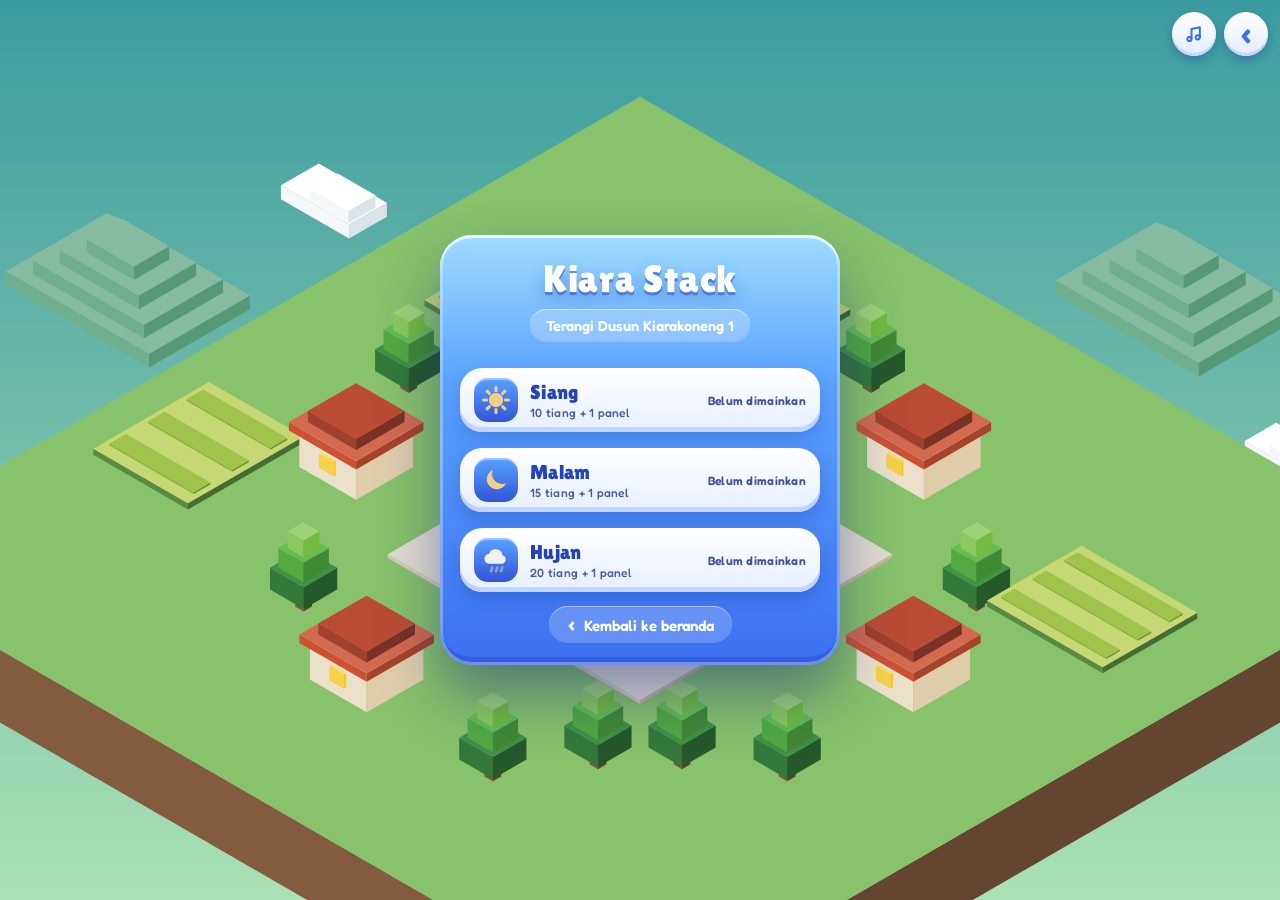
<file: games/stack.html>
<!DOCTYPE html>
<html lang="id" data-game="stack">
<head>
<meta charset="utf-8">
<meta name="viewport" content="width=device-width, initial-scale=1, viewport-fit=cover">
<!--
 MUSIK: "Terang di Kiarakoneng" (komposisi orisinal, dibuat prosedural dengan WebAudio)
 Kunci C mayor (pentatonik C-D-E-G-A), birama 4/4, 8 birama, diulang. Tempo: Siang 100 BPM, Malam 76 BPM, Hujan 88 BPM.
 Akord per birama: C | F | Am | G | C | F | G | C
 Melodi (nomor di kurung = jumlah ketukan, tanpa angka = 1 ketukan):
 | E5 G5 A5 G5 | E5 D5 C5(2) | D5 E5 G5 E5 | D5(2) C5 A4 | C5 E5 G5 A5 | C6(1.5) A5(.5) G5(2) | E5 G5 E5 D5 | C5(4) |
 Bass: akar akord di ketukan 1, kuint di ketukan 3. Data lengkap ada di konstanta SONG pada skrip.
-->
<title>Kiara Stack</title>
<style>
:root{box-sizing:border-box;padding-top:env(safe-area-inset-top,0px);padding-bottom:env(safe-area-inset-bottom,0px);--ink:#0e3b43;--card:#ffffffee;--btn:#f2b705;--btnt:#2b2200}
@media (prefers-color-scheme:dark){:root:not([data-theme="light"]){--ink:#e8fff6;--card:#10262cee;--btn:#f2b705;--btnt:#2b2200}}
:root[data-theme="dark"]{--ink:#e8fff6;--card:#10262cee}
html,body{height:100%;margin:0;background:#2a9d9a;font-family:"Trebuchet MS","Segoe UI",sans-serif;overflow:hidden;touch-action:manipulation;user-select:none}
canvas{display:block;width:100%;height:100%}
#hud{position:absolute;left:0;right:0;top:env(safe-area-inset-top,0px);padding:12px;color:#fff;pointer-events:none;display:flex;justify-content:space-between;align-items:flex-start;gap:8px}
#seg{font-size:clamp(40px,12vw,64px);font-weight:300;line-height:1}
#seg small{font-size:.35em;opacity:.85}
#info{text-align:right;font-size:14px;line-height:1.5}
#ov{position:absolute;inset:0;display:flex;align-items:center;justify-content:center;padding:20px}
.card{background:var(--card);color:var(--ink);border-radius:18px;padding:22px 20px 18px;width:min(100%,360px);text-align:center;box-shadow:0 12px 40px #0005;backdrop-filter:blur(8px);-webkit-backdrop-filter:blur(8px)}
.card h1{font-size:26px;margin:0 0 8px;font-weight:600}
.card p{margin:6px 0;font-size:14px;line-height:1.5}
.big{font-size:56px;font-weight:300;margin:4px 0}
button{margin-top:14px;background:var(--btn);color:var(--btnt);border:0;border-radius:10px;padding:12px 26px;font-size:16px;font-weight:700;cursor:pointer}
button:focus-visible{outline:3px solid var(--ink);outline-offset:2px}
.hide{display:none!important}
.card{max-height:100%;overflow:auto}
#toast{position:absolute;left:50%;bottom:calc(env(safe-area-inset-bottom,0px) + 20px);transform:translateX(-50%);width:min(92vw,420px);background:rgba(8,28,36,.74);color:#fff;border-radius:14px;padding:10px 14px;font-size:13px;line-height:1.45;pointer-events:none;backdrop-filter:blur(8px);-webkit-backdrop-filter:blur(8px);animation:tin .35s ease-out}
#toast b{display:block;color:#ffe27a;font-size:12px;margin-bottom:2px}
@keyframes tin{from{opacity:0;transform:translate(-50%,10px)}to{opacity:1;transform:translate(-50%,0)}}
.edu{background:rgba(242,183,5,.18);border-radius:12px;padding:8px 12px;margin-top:8px;text-align:left;font-size:13px;line-height:1.45}
.edu b{display:block;font-size:12px;margin-bottom:2px}
.lp{text-align:left}.lp h2{font-size:18px;margin:0 0 8px}.lp p{font-size:14px;line-height:1.5;margin:8px 0}.lp ul{margin:8px 0;padding-left:18px;font-size:14px;line-height:1.5}.lp li{margin-bottom:4px}
.dots{display:flex;justify-content:center;gap:6px;margin-top:10px}.dots i{width:8px;height:8px;border-radius:50%;background:var(--ink);opacity:.25}.dots i.on{opacity:.9}
@media (prefers-reduced-motion:reduce){#toast{animation:none}}
.pnl{background:rgba(8,28,36,.34);backdrop-filter:blur(6px);-webkit-backdrop-filter:blur(6px);border-radius:12px;padding:8px 10px}
#info{margin-left:auto;min-width:0;font-size:12.5px}#lvl{font-weight:700}
#pz,#mu{pointer-events:auto;margin:0;width:40px;height:40px;padding:0;flex:none;border-radius:12px;background:rgba(8,28,36,.34);color:#fff;font-size:12px;letter-spacing:-2px}#mu{font-size:18px;letter-spacing:0}.btns{display:flex;flex-direction:column;gap:6px;flex:none}.mu2{margin:10px 0 0;padding:8px 14px;font-size:13px;width:100%}
#hint{position:absolute;left:50%;bottom:calc(env(safe-area-inset-bottom,0px) + 28px);transform:translateX(-50%);background:rgba(8,28,36,.5);color:#fff;padding:10px 16px;border-radius:999px;font-size:14px;pointer-events:none;white-space:nowrap}
.row{display:flex;gap:8px}.row button{flex:1;margin-top:14px;padding:12px 8px}.row .alt{margin-left:0}
.stat{display:flex;justify-content:center;flex-wrap:wrap;gap:4px 14px;font-size:13px;opacity:.85;margin-top:6px}
.rec{display:inline-block;background:var(--btn);color:var(--btnt);font-size:12px;font-weight:700;border-radius:999px;padding:3px 10px;margin-bottom:6px}
.card .sub{font-weight:600;font-size:15px}.card .how{opacity:.8;font-size:13px}
.lvls{display:flex;flex-direction:column;gap:8px;margin-top:10px}
.lv{margin:0;width:100%;display:flex;gap:12px;align-items:center;text-align:left;padding:10px 14px;border-radius:12px}
.lv .ic{font-size:26px;line-height:1}.lv .tx{flex:1;display:flex;flex-direction:column;line-height:1.25}.lv .tx b{font-size:16px}.lv .tx small{font-size:12px;font-weight:500;opacity:.8}.lv .bs{font-size:12px;font-weight:600;opacity:.85;white-space:nowrap}
.lv[data-m=malam]{background:#1b2a5c;color:#fff}
.lv[data-m=hujan]{background:#5b7284;color:#fff}
.alt{background:transparent;color:var(--ink);box-shadow:inset 0 0 0 2px var(--ink);margin-left:8px}
.pips{display:flex;gap:2px;width:min(32vw,230px)}
.pip{flex:1;min-width:0;height:10px;border-radius:3px;background:rgba(255,255,255,.28);box-shadow:0 1px 3px #0003}
.pip.cur{background:#fff;animation:blink .7s ease-in-out infinite alternate}
@keyframes blink{from{opacity:.4}to{opacity:1}}
#cmb{display:inline-block;transform-origin:left center;margin-top:8px;font-size:clamp(18px,5vw,24px);font-weight:700;color:#ffe27a;min-height:1.3em}
#cmb.bump{animation:bump .35s ease-out}
@keyframes bump{0%{transform:scale(1.7)}100%{transform:scale(1)}}
@media (prefers-reduced-motion:reduce){.pip.cur,#cmb.bump{animation:none}}
.meter{height:8px;border-radius:4px;background:#0003;overflow:hidden;margin:6px 0 10px}
.meter i{display:block;height:100%;background:linear-gradient(90deg,#ff8c32,#fff3c4)}
#bkx{position:fixed;z-index:50;top:calc(env(safe-area-inset-top,0px) + 12px);right:108px;width:40px;height:40px;min-height:0;margin:0;padding:0;display:flex;align-items:center;justify-content:center;border:0;border-radius:12px;background:rgba(8,28,36,.42);color:#fff;font:700 26px/1 "Trebuchet MS",sans-serif;letter-spacing:0;text-transform:none;box-shadow:none;cursor:pointer}
#bkx:focus-visible{outline:3px solid #fff;outline-offset:2px}
#info{margin-right:50px}
#ov[style*="flex-end"]{z-index:30;align-items:flex-start!important;background:#2f6bdf;padding:calc(env(safe-area-inset-top,0px) + 64px) 20px calc(env(safe-area-inset-bottom,0px) + 28px);overflow:auto;animation:pgin .3s ease-out}
#ov[style*="flex-end"] .card{--ink:#fff;--card:transparent;background:transparent;color:#fff;box-shadow:none;backdrop-filter:none;-webkit-backdrop-filter:none;max-height:none;overflow:visible;width:min(100%,420px);margin:auto;padding:0;text-align:center}
#ov[style*="flex-end"] .card:has(.big)::before{content:"Hasil permainan";display:block;font-size:13px;letter-spacing:4px;text-transform:uppercase;opacity:.75;margin-bottom:14px}
#ov[style*="flex-end"] .big{font-size:96px;font-weight:900;line-height:1;margin:6px 0}
#ov[style*="flex-end"] .card h1{font-size:30px;font-weight:900}
@keyframes pgin{from{opacity:0;transform:translateY(24px)}to{opacity:1;transform:none}}
.an{margin-top:8px;text-align:left}.an b{display:block;font-size:12px;letter-spacing:1px;text-transform:uppercase;opacity:.85}.bars{display:flex;align-items:flex-end;gap:3px;height:86px;padding-top:16px;margin:8px 0 0;border-bottom:2px solid rgba(255,255,255,.4)}.bars i{flex:1;position:relative;background:rgba(255,255,255,.55);border-radius:3px 3px 0 0}.bars i em{position:absolute;bottom:100%;left:50%;transform:translateX(-50%);margin-bottom:2px;font-style:normal;font-weight:900;line-height:1;white-space:nowrap}.bars i.pf{background:#ffe45c}.bars i.pw{background:#ff7a6b}.bx{display:flex;gap:3px;margin:2px 0 4px}.bx span{flex:1;text-align:center;opacity:.7;font-weight:700}.an .dl{opacity:.8;font-size:12px;word-break:break-word}.an .cap{opacity:.65;font-size:11px;line-height:1.4}.an p{margin:4px 0;font-size:13px}.an .seq{font-weight:900;word-break:break-word}</style>
<script src="../js/teks.js?v=202611261515"></script>
<script src="../js/kontrol.js?v=202611261515"></script>
<link rel="stylesheet" href="../css/fonts.css?v=202611261515">
<link rel="stylesheet" href="../css/game.css?v=202611261515">
<script>try{document.fonts.load('700 16px Fredoka');document.fonts.load('16px "Lilita One"')}catch(e){}</script>
</head>
<body>
<canvas id="c"></canvas>
<div id="hud"><div class="pnl" id="left"><div id="seg"></div><div id="cmb"></div></div><div id="info" class="pnl"><div id="lvl">Dusun Kiarakoneng 1</div><div id="lbl">Segmen tiang</div></div><div class="btns"><button id="mu" aria-label="Musik">🔊</button><button id="pz" aria-label="Jeda">❚❚</button></div></div>
<div id="hint" class="hide">Ketuk layar untuk menaruh blok</div>
<div id="toast" class="hide" role="status" aria-live="polite"></div>
<div id="ov"><div class="card" id="card">
<h1>Kiara Stack</h1>
<p>Terangi Dusun Kiarakoneng 1: bangun tiang PJU tenaga surya dari 10 segmen tiang, lalu pasang 1 modul panel surya di puncak.</p>
<p>Ketuk layar tepat saat blok sejajar. Bagian yang meleset terpotong.</p>
<p><b>Pilih level</b></p><div class="lvls"><button class="lv" data-m="siang"><b>Siang</b><span>10 tiang + 1 panel</span></button><button class="lv" data-m="malam"><b>Malam</b><span>15 tiang + 1 panel</span></button><button class="lv" data-m="hujan"><b>Hujan</b><span>20 tiang + 1 panel</span></button></div>
</div></div>
<script>
const cv=document.getElementById('c'),ctx=cv.getContext('2d');
const seg=document.getElementById('seg'),lvlEl=document.getElementById('lvl'),lbl=document.getElementById('lbl'),cmb=document.getElementById('cmb');
const ov=document.getElementById('ov'),card=document.getElementById('card');
let W,H,DPR,S=1;
function rs(){DPR=window.devicePixelRatio||1;W=innerWidth;H=innerHeight;cv.width=W*DPR;cv.height=H*DPR;S=Math.min(W/480,H*.58/430)}
addEventListener('resize',rs);rs();
const BASE=200,LH=22;let TOTAL=11;
let hist=[],layers=[],cur=null,falls=[],state='menu',level=1,cam=0,night=0,pct=0,last=0,combo=0,flash=[];
function reset(){hist=[];layers=[{x:0,z:0,w:BASE,d:BASE}];falls=[];flash=[];combo=0;perfN=0;maxCombo=0;night=0;cam=0;spawn();state='play';upd()}
function spawn(){
  const n=layers.length,t=layers[n-1],ax=n%2?'x':'z';
  cur={ax,w:t.w,d:t.d,x:t.x,z:t.z,dir:1,y:n};
  cur[ax]=t[ax]-185;
}
function upd(){
  const n=layers.length-(state==='play'?0:1);
  seg.innerHTML=Math.min(n,TOTAL)+'<small>/11</small>';
  lvlEl.textContent='Kota '+level;
  lbl.textContent=layers.length===TOTAL&&state==='play'?'Modul panel surya':'Segmen tiang';
}
function col(i,l,s){const t=Math.min(i/10,1);return `hsl(${205-t*155},${60+t*30}%,${(36+t*26)+l}%)`}
function iso(X,Z,Y){return [(X-Z)*.866*S+W/2,(X+Z)*.5*S-Y*S+H*.62+cam*S]}
function box(b,i,yo,panel){
  const y0=i*LH+(yo||0),y1=y0+LH,hw=b.w/2,hd=b.d/2;
  const p=(x,z,y)=>iso(b.x+x,b.z+z,y);
  const poly=(pts,c)=>{ctx.beginPath();pts.forEach((q,k)=>k?ctx.lineTo(q[0],q[1]):ctx.moveTo(q[0],q[1]));ctx.closePath();ctx.fillStyle=c;ctx.fill()};
  if(panel){panelBox(b,y0,y1,hw,hd,p,poly);return}
  poly([p(-hw,hd,y0),p(hw,hd,y0),p(hw,hd,y1),p(-hw,hd,y1)],panel?'hsl(44,90%,50%)':col(i,-2));
  poly([p(hw,hd,y0),p(hw,-hd,y0),p(hw,-hd,y1),p(hw,hd,y1)],panel?'hsl(40,85%,42%)':col(i,-9));
  poly([p(-hw,-hd,y1),p(hw,-hd,y1),p(hw,hd,y1),p(-hw,hd,y1)],panel?'hsl(48,100%,66%)':col(i,7));
  if(panel){ctx.strokeStyle='#7a5a00';ctx.lineWidth=1.2*S;
    for(let k=1;k<4;k++){const f=k/4;
      ctx.beginPath();let a=p(-hw+f*b.w,-hd,y1),c=p(-hw+f*b.w,hd,y1);ctx.moveTo(a[0],a[1]);ctx.lineTo(c[0],c[1]);
      a=p(-hw,-hd+f*b.d,y1);c=p(hw,-hd+f*b.d,y1);ctx.moveTo(a[0],a[1]);ctx.lineTo(c[0],c[1]);ctx.stroke()}}
}
function panelBox(b,y0,y1,hw,hd,p,poly){
  const ym=y0+(y1-y0)*.45,ih=hw*.55,id=hd*.55;
  poly([p(-ih,id,y0),p(ih,id,y0),p(ih,id,ym),p(-ih,id,ym)],'#2b3138');
  poly([p(ih,id,y0),p(ih,-id,y0),p(ih,-id,ym),p(ih,id,ym)],'#1b2025');
  poly([p(-hw,hd,ym),p(hw,hd,ym),p(hw,hd,y1),p(-hw,hd,y1)],'hsl(210,10%,74%)');
  poly([p(hw,hd,ym),p(hw,-hd,ym),p(hw,-hd,y1),p(hw,hd,y1)],'hsl(210,10%,50%)');
  poly([p(-hw,-hd,y1),p(hw,-hd,y1),p(hw,hd,y1),p(-hw,hd,y1)],'hsl(210,12%,84%)');
  const m=Math.max(1.5,Math.min(b.w,b.d)*.06),iw=b.w-2*m,idp=b.d-2*m;
  if(iw<=2||idp<=2)return;
  const Q=(u,v)=>p(-hw+m+u*iw,-hd+m+v*idp,y1);
  const A=Q(0,0),B=Q(1,0),C=Q(1,1),D=Q(0,1);
  const g=ctx.createLinearGradient(D[0],D[1],B[0],B[1]);
  g.addColorStop(0,'#0c2257');g.addColorStop(.5,'#1d3f8c');g.addColorStop(1,'#0a1c48');
  poly([A,B,C,D],g);
  const cols=Math.max(2,Math.round(b.w/32)),rows=Math.max(2,Math.round(b.d/32));
  const ln=(a,c)=>{ctx.beginPath();ctx.moveTo(a[0],a[1]);ctx.lineTo(c[0],c[1]);ctx.stroke()};
  ctx.lineWidth=Math.max(.5,.5*S);ctx.strokeStyle='rgba(220,230,255,.18)';
  for(let i=1;i<=cols;i++){const u=(i-.5)/cols;ln(Q(u,0),Q(u,1))}
  ctx.lineWidth=Math.max(.7,.9*S);ctx.strokeStyle='rgba(190,215,255,.45)';
  for(let i=1;i<cols;i++)ln(Q(i/cols,0),Q(i/cols,1));
  for(let j=1;j<rows;j++)ln(Q(0,j/rows),Q(1,j/rows));
  poly([Q(.3,0),Q(.46,0),Q(.16,1),Q(0,1)],'rgba(255,255,255,.12)');
  ctx.strokeStyle='rgba(0,0,0,.35)';ctx.lineWidth=Math.max(.7,S);
  ctx.beginPath();ctx.moveTo(A[0],A[1]);ctx.lineTo(B[0],B[1]);ctx.lineTo(C[0],C[1]);ctx.lineTo(D[0],D[1]);ctx.closePath();ctx.stroke();
}
function place(){
  const t=layers[layers.length-1],a=cur.ax,sz=a==='x'?'w':'d';
  const delta=cur[a]-t[a],size=t[sz],ov=size-Math.abs(delta);
  if(ov<=0){falls.push({...cur,i:layers.length,vy:0,yo:0});hist.push({p:0,m:1});fail();return}
  const nb={x:cur.x,z:cur.z,w:cur.w,d:cur.d};
  if(Math.abs(delta)<5){nb[a]=t[a];combo++;if(combo>2)nb[sz]=Math.min(BASE,nb[sz]+10);flash.push({x:nb.x,z:nb.z,w:nb.w,d:nb.d,i:layers.length,t:0});onPerfect(nb)}
  else{
    combo=0;nb[sz]=ov;nb[a]=t[a]+delta/2;
    const f={x:cur.x,z:cur.z,w:cur.w,d:cur.d,i:layers.length,vy:0,yo:0};
    f[sz]=Math.abs(delta);f[a]=(t[a]+cur[a])/2+Math.sign(delta)*size/2;falls.push(f);
  }
  layers.push(nb);hist.push({p:Math.round(nb.w*nb.d/(BASE*BASE)*100),f:Math.abs(delta)<5});
  if(layers.length>TOTAL){finish()}else{spawn()}
  upd();
}
function fail(){pct=0;state='result';upd();show()}
function finish(){
  const p=layers[TOTAL];pct=Math.round(p.w*p.d/(BASE*BASE)*100);state='result';upd();show();
}
function an(){
  const H=hist,n=H.length;if(!n)return '';
  const ps=H.map(h=>h.p),pf=H.filter(h=>h.f).length,miss=H.some(h=>h.m);
  let run=0,mr=0;H.forEach(h=>{run=h.f?run+1:0;mr=Math.max(mr,run)});
  const dr=ps.map((p,i)=>(i?ps[i-1]:100)-p);
  let wd=0,wi=-1;dr.forEach((l,i)=>{if(l>wd){wd=l;wi=i}});
  const sum=a=>a.reduce((x,y)=>x+y,0),avg=Math.round(sum(ps)/n),h2=n>>1,a1=sum(ps.slice(0,h2))/(h2||1),a2=sum(ps.slice(h2))/((n-h2)||1);
  const nm=i=>i===TOTAL-1?'panel':'balok '+(i+1);
  const sg=d=>d>0?'\u2212'+d:d<0?'+'+(-d):'0';
  const last=ps[n-1],prevP=n>1?ps[n-2]:100;
  let tip;
  if(miss)tip='Meleset total di '+nm(n-1)+' (tumpukan sebelumnya '+prevP+'%). Ketuk saat blok persis sejajar dengan tumpukan.';
  else if(pf===n)tip='Semua balok tepat sempurna. Presisi kamu luar biasa!';
  else if(wd>=20)tip='Satu ketukan di '+nm(wi)+' menghabiskan '+wd+' poin ('+(wi?ps[wi-1]:100)+'% menjadi '+ps[wi]+'%). Setelah itu blok makin sempit dan sulit dikejar. Pelankan ritme tepat sebelum titik itu.';
  else if(a1-a2>=10)tip='Presisi turun di paruh akhir (rata-rata '+Math.round(a1)+'% lalu '+Math.round(a2)+'%). Blok makin sempit, jadi tunggu sampai benar-benar sejajar.';
  else if(sum(dr.slice(0,3))>=15)tip='Tiga balok pertama sudah kehilangan '+sum(dr.slice(0,3))+' poin. Ketukan awal menentukan lebar seluruh tiang, jadi mulai dengan tenang.';
  else if(wd>=12)tip='Penurunan terbesar di '+nm(wi)+': '+(wi?ps[wi-1]:100)+'% menjadi '+ps[wi]+'% (turun '+wd+'). Ketukan terlalu cepat atau terlambat di titik itu.';
  else tip='Ritme stabil: presisi hilang sedikit demi sedikit dan merata.';
  const gap=pct<80?' Kurang '+(80-pct)+' poin dari target 80%.':'';
  const hint=(!miss&&pf<n&&mr<3)?' Tepat sempurna 3 kali berturut-turut akan melebarkan balok kembali.':'';
  const lab=n<=16,fs=n<=11?11:9;
  const bars=ps.map((p,i)=>'<i class="'+(H[i].f?'pf':i===wi&&wd>=12?'pw':'')+'" style="height:'+Math.max(4,Math.round(p*.62))+'px"'+(lab?' title="'+nm(i)+': '+p+'%"':'')+'>'+(lab?'<em style="font-size:'+fs+'px">'+(H[i].m?'\u2715':p)+'</em>':'')+'</i>').join('');
  const idx=lab?'<div class="bx">'+ps.map((p,i)=>'<span style="font-size:'+fs+'px">'+(i===TOTAL-1?'P':i+1)+'</span>').join('')+'</div>':'';
  return '<div class="an"><b>Analisis presisi</b><div class="bars">'+bars+'</div>'+idx+'<p class="seq">'+ps.join(', ')+'</p><p class="dl">Selisih '+dr.map(sg).join(', ')+'</p><p>Tepat sempurna '+pf+'/'+n+', rangkaian terpanjang '+mr+', rata-rata '+avg+'%</p><p>'+tip+gap+hint+'</p><p class="cap">Persen = luas balok dibanding pondasi (100%). Kuning = tepat sempurna, merah = penurunan terbesar. P = panel surya.</p></div>';
}
function show(){
  let t,d,btn;
  if(pct>=90){t='Solar Master';d='Panel terpasang nyaris sempurna. PJU menyala terang sepanjang malam.';btn='Kota berikutnya'}
  else if(pct>=60){t='Standard Operation';d='Tiang sedikit miring dan panel mengecil. Lampu redup dan hanya bertahan setengah malam.';btn='Main lagi'}
  else{t='Blackout';d='Panel terlalu kecil atau jatuh. PJU gagal beroperasi dan wilayah tetap gelap.';btn='Ulangi level'}
  card.innerHTML=`<h1>${t}</h1><div class="big">${pct}%</div><p>${d}</p><p>Luas panel dibanding pondasi: ${pct}%</p>${an()}<button id="go2">${btn}</button>`;
  ov.classList.remove('hide');
  document.getElementById('go2').onclick=()=>{if(pct>=90)level++;ov.classList.add('hide');reset()};
}
const TIERS=[
 [95,'Lampu jalan','Terang benderang seperti lampu jalan raya. Jalan terang sepanjang malam.','255,248,230'],
 [80,'Lampu taman','Terang nyaman seperti lampu taman kota.','255,236,190'],
 [60,'Lampu teras','Cukup untuk menerangi halaman, seperti bohlam teras rumah.','255,214,140'],
 [40,'Lampu tidur','Redup dan hangat, seperti lampu tidur.','255,190,105'],
 [25,'Lilin fine dining','Temaram romantis seperti lilin di meja makan.','255,165,70'],
 [10,'Nyala korek','Hanya cukup untuk melihat beberapa langkah.','255,140,50'],
 [0,'Blackout','Panel nyaris tidak menangkap cahaya. PJU padam, wilayah tetap gelap.','0,0,0']];
const TIERS2=[
 [95,'Lampu jalan','Terang benderang seperti lampu jalan raya. Jalan terang sepanjang malam.'],
 [90,'Lampu jalan kompleks','Terang merata, aman untuk jalan perumahan.'],
 [85,'Lampu parkiran','Terang lebar, seluruh area terlihat jelas.'],
 [80,'Lampu taman kota','Terang nyaman untuk berjalan malam.'],
 [75,'Lampu gerbang','Cukup terang untuk mengenali wajah dari jauh.'],
 [70,'Lampu teras terang','Halaman depan terlihat jelas.'],
 [65,'Lampu teras','Seperti bohlam teras rumah.'],
 [60,'Lampu ruang tamu','Hangat dan cukup untuk beraktivitas.'],
 [55,'Lampu koridor','Cukup untuk berjalan, tapi mulai redup.'],
 [50,'Lampu kamar','Setengah terang, suasana santai.'],
 [45,'Lampu baca','Fokus ke satu area, sekitarnya mulai gelap.'],
 [40,'Lampu tidur','Redup dan hangat, seperti lampu tidur.'],
 [35,'Lampu meja redup','Remang, hanya cukup untuk satu meja.'],
 [30,'Lentera','Cahaya kecil bergoyang seperti lentera.'],
 [25,'Lilin fine dining','Temaram romantis seperti lilin di meja makan.'],
 [10,'Nyala korek','Hanya cukup untuk melihat beberapa langkah.'],
 [0,'Blackout','Panel nyaris tidak menangkap cahaya. PJU padam, wilayah tetap gelap.']];
function tier(p){
  const t=TIERS2.find(x=>p>=x[0]);
  const w=Math.max(0,Math.min(1,(p-25)/75));
  const rgb=p<10?'0,0,0':`255,${Math.round(165+83*w)},${Math.round(70+160*w)}`;
  return [t[0],t[1],t[2],rgb];
}
function glow(){
  if(state!=='result'||layers.length<=TOTAL||pct<10)return;
  const T=tier(pct),I=pct/100,tm=performance.now()/1000;
  let f=1;if(pct<40)f=1+.09*Math.sin(tm*9)+.05*Math.sin(tm*23.7+1)+.03*Math.sin(tm*37);
  const b=layers[TOTAL],c=iso(b.x,b.z,TOTAL*LH-4);
  const R=(40+380*Math.pow(I,1.2))*S*night*f,a=(.12+.78*I)*Math.min(1,night);
  ctx.save();ctx.globalCompositeOperation='lighter';
  const g=ctx.createRadialGradient(c[0],c[1],0,c[0],c[1],R);
  g.addColorStop(0,`rgba(${T[3]},${a})`);g.addColorStop(.25,`rgba(${T[3]},${a*.45})`);g.addColorStop(1,`rgba(${T[3]},0)`);
  ctx.fillStyle=g;ctx.fillRect(0,0,W,H);
  ctx.beginPath();ctx.arc(c[0],c[1],(3+9*I)*S,0,7);ctx.fillStyle=`rgba(255,255,255,${Math.min(1,a+.2)})`;ctx.fill();
  ctx.restore();
}
function show(){
  const T=tier(pct),up=pct>=80;
  card.innerHTML=`<h1>${T[1]}</h1><div class="big">${pct}%</div><div class="meter"><i style="width:${pct}%"></i></div><p>${T[2]}</p><p>${up?'Cukup terang, kota berikutnya terbuka.':'Butuh 80% atau lebih untuk lanjut ke kota berikutnya.'}</p><button id="go2">${up?'Kota berikutnya':'Main lagi'}</button>`;
  ov.style.alignItems='flex-end';ov.classList.remove('hide');
  document.getElementById('go2').onclick=()=>{if(up)level++;ov.classList.add('hide');reset()};
}
const RM=matchMedia('(prefers-reduced-motion: reduce)').matches;
let parts=[],pops=[],shake=0,flashA=0,flashC='255,255,255',cg=0,lastCombo=0;
function upd(){
  const placed=Math.min(layers.length-1,TOTAL);
  let h='<div class="pips">';
  for(let i=0;i<TOTAL;i++){
    const on=i<placed,cu=state==='play'&&i===placed;
    const bg=on?(i===TOTAL-1?'hsl(46,95%,56%)':col(i+1,0)):'';
    h+=`<i class="pip${cu?' cur':''}"${bg?` style="background:${bg}"`:''}></i>`;
  }
  seg.innerHTML=h+'</div>';
  lvlEl.textContent='Dusun Kiarakoneng 1';
  lbl.textContent=state==='play'?(layers.length>=TOTAL?'Pasang panel surya':'Segmen tiang '+layers.length+' dari '+(TOTAL-1)):'Selesai';
  cmb.textContent=combo>=2?'Combo ×'+combo:(combo===1?'Perfect':'');
  if(combo>lastCombo){cmb.classList.remove('bump');void cmb.offsetWidth;cmb.classList.add('bump')}
  lastCombo=combo;lvlEl.textContent='Dusun Kiarakoneng 1';
  lbl.textContent=state==='play'?MODE.name+', '+(layers.length>=TOTAL?'Panel surya':'Tiang '+layers.length+'/'+(TOTAL-1)):'Selesai';
  const hn=document.getElementById('hint'),pz=document.getElementById('pz'),hd=document.getElementById('hud');
  hn.classList.toggle('hide',!(state==='play'&&layers.length===1));
  pz.classList.toggle('hide',state!=='play'&&state!=='pause');
  hd.classList.toggle('hide',state==='menu');eduTick();
}
function onPerfect(nb){perfN++;maxCombo=Math.max(maxCombo,combo);sfxPerfect(combo);
  const big=combo>=3,y=layers.length*LH+LH,hw=nb.w/2,hd=nb.d/2,cc=iso(nb.x,nb.z,y);
  shake=RM?0:Math.min(1,.25+.12*combo);
  flashA=RM?.06:(big?.28:.14);flashC=big?'255,226,120':'255,255,255';
  const N=RM?8:Math.min(60,14+combo*8);
  for(let k=0;k<N;k++){
    const s=Math.random()*4|0,u=Math.random();
    const q=s===0?[-hw+u*nb.w,-hd]:s===1?[-hw+u*nb.w,hd]:s===2?[-hw,-hd+u*nb.d]:[hw,-hd+u*nb.d];
    const c=iso(nb.x+q[0],nb.z+q[1],y),L=.6+Math.random()*.7;
    parts.push({x:c[0],y:c[1],vx:(c[0]-cc[0])*(1.2+Math.random())+(Math.random()-.5)*60*S,vy:(c[1]-cc[1])*.8-(80+Math.random()*180)*S,g:420*S,life:L,max:L,s:1.6+Math.random()*2.6,c:`255,${190+Math.random()*65|0},${90+Math.random()*130|0}`});
  }
  pops.push({txt:big?'COMBO ×'+combo:'PERFECT',sub:big&&(nb.w<BASE||nb.d<BASE)?'Blok melebar':'',t:0,big});
}
function updFx(dt){
  shake=Math.max(0,shake-dt*3.2);flashA=Math.max(0,flashA-dt*1.6);musicTick();
  if(MODE.rain&&state==='play'&&!RM&&Math.random()<dt*.12){flashA=.35;flashC='210,225,255'}
  cg+=(((state==='play'&&combo>=3)?1:0)-cg)*Math.min(1,dt*4);
  parts.forEach(p=>{p.life-=dt;p.x+=p.vx*dt;p.y+=p.vy*dt;p.vy+=p.g*dt});
  parts=parts.filter(p=>p.life>0);
  pops.forEach(p=>p.t+=dt/1.1);pops=pops.filter(p=>p.t<1);
  if(state==='play'&&combo>=3&&!RM&&Math.random()<dt*28&&layers.length){
    const t=layers[layers.length-1],c=iso(t.x+(Math.random()-.5)*t.w,t.z+(Math.random()-.5)*t.d,layers.length*LH);
    parts.push({x:c[0],y:c[1],vx:(Math.random()-.5)*30*S,vy:-(30+Math.random()*60)*S,g:0,life:.9,max:.9,s:2.2,c:'255,235,150'});
  }
}
function drawFx(){
  ctx.save();ctx.globalCompositeOperation='lighter';
  if(cg>.01){
    const r0=Math.min(W,H)*.3,r1=Math.hypot(W,H)*.6,g=ctx.createRadialGradient(W/2,H/2,r0,W/2,H/2,r1);
    g.addColorStop(0,'rgba(255,200,60,0)');g.addColorStop(1,`rgba(255,200,60,${.3*cg})`);
    ctx.fillStyle=g;ctx.fillRect(-10,-10,W+20,H+20);
  }
  if(state==='play'&&combo>=3&&layers.length){
    const t=layers[layers.length-1],c=iso(t.x,t.z,layers.length*LH),r=(150+25*Math.sin(performance.now()/160))*S;
    const g=ctx.createRadialGradient(c[0],c[1],0,c[0],c[1],r);
    g.addColorStop(0,'rgba(255,220,110,.45)');g.addColorStop(1,'rgba(255,220,110,0)');
    ctx.fillStyle=g;ctx.fillRect(0,0,W,H);
  }
  parts.forEach(p=>{const a=Math.max(0,p.life/p.max);ctx.fillStyle=`rgba(${p.c},${a})`;ctx.beginPath();ctx.arc(p.x,p.y,p.s*S*(.4+.6*a),0,7);ctx.fill()});
  if(flashA>.01){ctx.fillStyle=`rgba(${flashC},${flashA})`;ctx.fillRect(-10,-10,W+20,H+20)}
  ctx.restore();
  pops.forEach(p=>{
    const k=p.t,sc=1+Math.max(0,1-k*6)*.7,y=H*.27-k*50,fs=Math.min(W*.12,58)*sc;
    ctx.save();ctx.globalAlpha=Math.max(0,1-k*k);ctx.textAlign='center';ctx.textBaseline='middle';ctx.lineJoin='round';
    ctx.font=`700 ${fs}px Fredoka,"Segoe UI",sans-serif`;ctx.lineWidth=fs*.14;ctx.strokeStyle='rgba(20,40,60,.55)';
    ctx.strokeText(p.txt,W/2,y);ctx.fillStyle=p.big?'#ffd84a':'#ffffff';ctx.fillText(p.txt,W/2,y);
    if(p.sub){const f2=fs*.38;ctx.font=`700 ${f2}px Fredoka,"Segoe UI",sans-serif`;ctx.lineWidth=f2*.18;ctx.strokeText(p.sub,W/2,y+fs*.75);ctx.fillText(p.sub,W/2,y+fs*.75)}
    ctx.restore();
  });
}
function show(){
  const T=tier(pct),up=pct>=80;
  const msg=pct>=95?'Dusun Kiarakoneng 1 terang benderang!':up?'Dusun Kiarakoneng 1 kini terang. Kejar 95% untuk lampu jalan penuh.':'Dusun Kiarakoneng 1 masih kurang terang. Targetnya 80% atau lebih.';
  card.innerHTML=`<h1>${T[1]}</h1><div class="big">${pct}%</div><div class="meter"><i style="width:${pct}%"></i></div><p>${T[2]}</p><p>${msg}</p><button id="go2">${up?'Main lagi':'Main lagi'}</button><button id="go3" class="alt">Pilih level</button>`;
  ov.style.alignItems='flex-end';ov.classList.remove('hide');
  document.getElementById('go2').onclick=()=>{ov.classList.add('hide');reset()};document.getElementById('go3').onclick=showMenu;
}
const MODES={
 siang:{name:'Siang',total:11,sp:1,c0:[60,155,160],c1:[170,225,180],stars:false,rain:false},
 malam:{name:'Malam',total:16,sp:1.1,c0:[16,26,60],c1:[34,52,92],stars:true,rain:false},
 hujan:{name:'Hujan',total:21,sp:1.2,c0:[58,74,90],c1:[112,130,140],stars:false,rain:true}};
let MODE=MODES.siang;
const MENU_HTML=card.innerHTML;
lvlEl.textContent='';lbl.textContent='';
function bindMenu(){document.querySelectorAll('[data-m]').forEach(b=>b.onclick=()=>startMode(b.dataset.m))}
function startMode(m){MODE=MODES[m];TOTAL=MODE.total;ov.classList.add('hide');ov.style.alignItems='center';reset()}
function showMenu(){
  state='menu';layers=[];falls=[];parts=[];pops=[];flash=[];combo=0;lastCombo=0;night=0;cam=0;cur=null;
  seg.innerHTML='';cmb.textContent='';lbl.textContent='';lvlEl.textContent='';
  card.innerHTML=MENU_HTML;bindMenu();ov.style.alignItems='center';ov.classList.remove('hide');
}
const STARS=Array.from({length:70},()=>({x:Math.random(),y:Math.random()*.65,r:.6+Math.random()*1.4,p:Math.random()*6}));
function drawSky(){
  if(!MODE.stars)return;
  const t=performance.now()/1000;
  ctx.save();ctx.fillStyle='#fff';
  STARS.forEach(s=>{ctx.globalAlpha=RM?.6:.35+.45*Math.abs(Math.sin(t*.8+s.p));ctx.beginPath();ctx.arc(s.x*W,s.y*H,s.r*Math.max(1,S),0,7);ctx.fill()});
  const mx=W*.17,my=H*.32,mr=Math.min(W,H)*.05;
  const g=ctx.createRadialGradient(mx,my,mr*.8,mx,my,mr*3.2);
  g.addColorStop(0,'rgba(240,238,210,.35)');g.addColorStop(1,'rgba(240,238,210,0)');
  ctx.globalAlpha=1;ctx.fillStyle=g;ctx.fillRect(mx-mr*4,my-mr*4,mr*8,mr*8);
  ctx.fillStyle='#f4f1da';ctx.beginPath();ctx.arc(mx,my,mr,0,7);ctx.fill();
  ctx.restore();
}
const DROPS=Array.from({length:110},()=>({x:Math.random(),y:Math.random(),l:10+Math.random()*16,v:.9+Math.random()*.7}));
function drawRain(){
  if(!MODE.rain)return;
  const t=performance.now()/1000,n=RM?30:DROPS.length;
  ctx.save();ctx.strokeStyle='rgba(205,225,245,.4)';ctx.lineWidth=Math.max(1,1.2*S);ctx.beginPath();
  for(let i=0;i<n;i++){const d=DROPS[i],y=((d.y+t*d.v*(RM?0:1))%1)*H,x=(d.x*W+y*.15)%W,l=d.l*S;ctx.moveTo(x,y);ctx.lineTo(x-l*.15,y-l)}
  ctx.stroke();ctx.restore();
}
let VDK=0;
function cbox(cx,cz,w,d,y0,h,top,side,P){
  P=P||iso;side=side||top;
  const hw=w/2,hd=d/2,y1=y0+h,q=(x,z,y)=>P(cx+x,cz+z,y);
  const f=(c,dl)=>{const k=c[3]?0:VDK;return `hsl(${c[0]},${c[1]*(1-k*.3)}%,${Math.max(4,(c[2]+dl)*(1-k*.6))}%)`};
  const poly=(pts,c)=>{ctx.beginPath();pts.forEach((p,i)=>i?ctx.lineTo(p[0],p[1]):ctx.moveTo(p[0],p[1]));ctx.closePath();ctx.fillStyle=c;ctx.fill()};
  poly([q(-hw,hd,y0),q(hw,hd,y0),q(hw,hd,y1),q(-hw,hd,y1)],f(side,0));
  poly([q(hw,hd,y0),q(hw,-hd,y0),q(hw,-hd,y1),q(hw,hd,y1)],f(side,-9));
  poly([q(-hw,-hd,y1),q(hw,-hd,y1),q(hw,hd,y1),q(-hw,hd,y1)],f(top,7));
}
const C_GRASS=[100,42,52],C_SOIL=[25,35,38],C_PAD=[40,25,78],C_CREAM=[40,45,86],C_ROOF=[12,60,50],C_ROOF2=[10,55,40],C_WIN=[48,90,62,1],C_TRUNK=[28,40,35],C_LEAF1=[125,40,34],C_LEAF2=[110,45,46],C_LEAF3=[95,50,58],C_FIELD=[70,55,58],C_FIELDS=[100,35,40],C_ROW=[78,50,46],C_HILL=[150,28,56],C_CLOUD=[200,25,97];
const VITEMS=[
 ['h',-30,230,54,54],['h',230,-30,54,54],['h',-210,60,54,54],['h',60,-210,54,54],
 ['t',150,190],['t',190,150],['t',-120,200],['t',200,-120],['t',-250,-30],['t',-30,-250],['t',250,110],['t',110,250],['t',-170,-150],['t',-150,-170],
 ['f',-250,-150,120,90],['f',-150,-260,100,80],['f',260,-170,110,90],['f',-300,120,90,110]
].sort((a,b)=>(a[1]+a[2])-(b[1]+b[2]));
function drawVillage(){
  const t=performance.now()/1000,par=cam*S;
  VDK=Math.max(night,MODE.stars?.55:MODE.rain?.3:0);
  [[.1,.33,.8],[.5,.3,1.1],[.92,.34,.8]].forEach(a=>{
    const s=S*a[2],ox=W*a[0],oy=H*a[1]+par*.3,P=(X,Z,Y)=>[(X-Z)*.866*s+ox,(X+Z)*.5*s-Y*s+oy];
    for(let i=0;i<4;i++)cbox(0,0,170-i*38,120-i*26,i*14,14,C_HILL,null,P);
  });
  for(let k=0;k<4;k++){
    const s=S*(.6+.12*(k%3)),ox=((t*(5+k*3)+k*W*.37)%(W+300))-150,oy=((H*(.08+k*.14)+par*.3)%(H*.6))+10;
    const P=(X,Z,Y)=>[(X-Z)*.866*s+ox,(X+Z)*.5*s-Y*s+oy];
    cbox(0,0,90,50,0,16,C_CLOUD,null,P);cbox(18,6,50,36,16,14,C_CLOUD,null,P);
  }
  cbox(0,0,760,760,-60,60,C_GRASS,C_SOIL);
  cbox(0,0,240,240,0,3,C_PAD);
  VITEMS.forEach(o=>{
    const x=o[1],z=o[2];
    if(o[0]==='h'){const w=o[3],d=o[4];
      cbox(x,z,w,d,0,30,C_CREAM);cbox(x,z+d/2+.5,14,2,10,12,C_WIN);
      cbox(x,z,w+10,d+10,30,7,C_ROOF);cbox(x,z,w-8,d-8,37,9,C_ROOF2);
    }else if(o[0]==='t'){
      cbox(x,z,8,8,0,14,C_TRUNK);cbox(x,z,32,32,14,18,C_LEAF1);cbox(x,z,24,24,32,16,C_LEAF2);cbox(x,z,15,15,48,14,C_LEAF3);
    }else{
      cbox(x,z,o[3],o[4],0,5,C_FIELD,C_FIELDS);
      for(let k=-1;k<=1;k++)cbox(x,z+k*o[4]/3,o[3]-10,o[4]/7,5,1.5,C_ROW);
    }
  });
}
let perfN=0,maxCombo=0,curKey='siang';
function loadBest(){try{return JSON.parse(localStorage.getItem('sts_best')||'{}')}catch(e){return{}}}
function saveBest(o){try{localStorage.setItem('sts_best',JSON.stringify(o))}catch(e){}}
let BEST=loadBest();
function menuHTML(){
  const b=k=>BEST[k]!=null?`Rekor ${BEST[k]}%`:'Belum dimainkan';
  const L=(k,ic,n,s)=>`<button class="lv" data-m="${k}"><span class="ic" aria-hidden="true">${ic}</span><span class="tx"><b>${n}</b><small>${s}</small></span><span class="bs">${b(k)}</span></button>`;
  return `<h1>Kiara Stack</h1><p class="sub">Terangi Dusun Kiarakoneng 1</p><div class="lvls">${L('siang','<svg viewBox="0 0 24 24" width="30" height="30" fill="none" stroke="#f3cf8c" stroke-width="2.4" stroke-linecap="round"><circle cx="12" cy="12" r="4.5" fill="#f3cf8c"/><path d="M12 2v2.5M12 19.5V22M2 12h2.5M19.5 12H22M4.9 4.9l1.8 1.8M17.3 17.3l1.8 1.8M4.9 19.1l1.8-1.8M17.3 6.7l1.8-1.8"/></svg>','Siang','10 tiang + 1 panel')}${L('malam','<svg viewBox="0 0 24 24" width="30" height="30"><path d="M20 14.5A8 8 0 0 1 9.5 4a8 8 0 1 0 10.5 10.5z" fill="#f3cf8c"/></svg>','Malam','15 tiang + 1 panel')}${L('hujan','<svg viewBox="0 0 24 24" width="30" height="30" fill="none" stroke-linecap="round"><path d="M7 15a4 4 0 0 1-.5-8 5.5 5.5 0 0 1 10.6 1.2A3.5 3.5 0 0 1 17 15z" fill="#f4f1ea"/><path d="M9 18l-1 3M13 18l-1 3M17 18l-1 3" stroke="#8fa3c7" stroke-width="2"/></svg>','Hujan','20 tiang + 1 panel')}</div><button class="alt mu2" id="mu2" type="button"></button>`;
}
function startMode(m){curKey=m;MODE=MODES[m];TOTAL=MODE.total;ov.classList.add('hide');ov.style.alignItems='center';reset()}
function showMenu(){
  state='menu';layers=[];falls=[];parts=[];pops=[];flash=[];combo=0;lastCombo=0;night=0;cam=0;cur=null;
  seg.innerHTML='';cmb.textContent='';lbl.textContent='';lvlEl.textContent='';
  ['hud','hint'].forEach(i=>document.getElementById(i).classList.add('hide'));
  card.innerHTML=menuHTML();bindMenu();ov.style.alignItems='center';ov.classList.remove('hide');
}
function pauseGame(){
  if(state!=='play')return;
  state='pause';
  card.innerHTML='<h1>Dijeda</h1><p>Posisi blok tetap tersimpan.</p><div class="row"><button id="rs">Lanjut</button></div><div class="row"><button id="rt" class="alt">Ulangi</button><button id="mn" class="alt">Pilih level</button></div>';
  ov.style.alignItems='center';ov.classList.remove('hide');
  document.getElementById('rs').onclick=()=>{ov.classList.add('hide');state='play'};
  document.getElementById('rt').onclick=()=>{ov.classList.add('hide');reset()};
  document.getElementById('mn').onclick=showMenu;
}
document.getElementById('pz').onclick=pauseGame;
addEventListener('keydown',e=>{if(e.code==='Escape'||e.code==='KeyP'){if(state==='play')pauseGame();else if(state==='pause'){const r=document.getElementById('rs');if(r)r.click()}}});
document.addEventListener('visibilitychange',()=>{if(document.hidden)pauseGame()});
function show(){
  const T=tier(pct),up=pct>=80,prev=BEST[curKey]||0,rec=pct>prev&&pct>0;
  if(rec){BEST[curKey]=pct;saveBest(BEST)}
  const msg=pct>=95?'Dusun Kiarakoneng 1 terang benderang!':up?'Dusun Kiarakoneng 1 kini terang. Kejar 95% untuk lampu jalan penuh.':'Dusun Kiarakoneng 1 masih kurang terang. Targetnya 80% atau lebih.';
  card.innerHTML=`${rec?'<div class="rec">Rekor baru</div>':''}<h1>${T[1]}</h1><div class="big">${pct}%</div><div class="meter"><i style="width:${pct}%"></i></div><p>${T[2]}</p><p>${msg}</p><div class="stat"><span>Perfect ${perfN}</span><span>Combo terbaik ×${maxCombo}</span>${prev?`<span>Rekor ${Math.max(prev,pct)}%</span>`:''}</div><div class="row"><button id="go2">${up?'Main lagi':'Main lagi'}</button><button id="go3" class="alt">Pilih level</button></div>`;
  ov.style.alignItems='flex-end';ov.classList.remove('hide');
  document.getElementById('go2').onclick=()=>{ov.classList.add('hide');reset()};
  document.getElementById('go3').onclick=showMenu;
}
card.innerHTML=menuHTML();document.getElementById('hud').classList.add('hide');
/* ===== MUSIK "Terang di Kiarakoneng" =====
   Komposisi orisinal. C mayor pentatonik, 4/4, 8 birama, loop. Akord: C|F|Am|G|C|F|G|C
   Melodi: | E5 G5 A5 G5 | E5 D5 C5(2) | D5 E5 G5 E5 | D5(2) C5 A4 | C5 E5 G5 A5 | C6(1.5) A5(.5) G5(2) | E5 G5 E5 D5 | C5(4) |
   Format lead: [nomor MIDI, ketukan mulai, durasi ketukan]. Bass: akar di ketukan 1, kuint di ketukan 3. */
const SONG={title:'Terang di Kiarakoneng',beats:32,
 lead:[[76,0,1],[79,1,1],[81,2,1],[79,3,1],[76,4,1],[74,5,1],[72,6,2],[74,8,1],[76,9,1],[79,10,1],[76,11,1],[74,12,2],[72,14,1],[69,15,1],[72,16,1],[76,17,1],[79,18,1],[81,19,1],[84,20,1.5],[81,21.5,.5],[79,22,2],[76,24,1],[79,25,1],[76,26,1],[74,27,1],[72,28,4]],
 bassRoots:[48,41,45,43,48,41,43,48],bassFifth:[55,48,52,50,55,48,50,55]};
const MCFG={siang:{bpm:100,wave:'triangle',lp:4000,hat:true,rain:false,lv:.14},malam:{bpm:76,wave:'sine',lp:2200,hat:false,rain:false,lv:.18},hujan:{bpm:88,wave:'triangle',lp:1500,hat:false,rain:true,lv:.15}};
let AC=null,MUS=null,NB=null,musicOn=true,_ms='';
try{musicOn=localStorage.getItem('sts_music')!=='0'}catch(e){}
const mf=m=>440*Math.pow(2,(m-69)/12);
function note(t,m,dur,type,vol,dest){
  const o=AC.createOscillator(),g=AC.createGain();o.type=type;o.frequency.value=mf(m);
  g.gain.setValueAtTime(.0001,t);g.gain.exponentialRampToValueAtTime(vol,t+.02);
  g.gain.exponentialRampToValueAtTime(vol*.35,t+dur*.8);g.gain.exponentialRampToValueAtTime(.0001,t+dur+.12);
  o.connect(g);g.connect(dest);o.start(t);o.stop(t+dur+.2);
}
function noiseBuf(sec){const b=AC.createBuffer(1,Math.floor(AC.sampleRate*sec),AC.sampleRate),d=b.getChannelData(0);for(let i=0;i<d.length;i++)d[i]=Math.random()*2-1;return b}
function hat(t,dest){
  if(!NB)NB=noiseBuf(.06);
  const s=AC.createBufferSource(),f=AC.createBiquadFilter(),g=AC.createGain();
  s.buffer=NB;f.type='highpass';f.frequency.value=7000;g.gain.setValueAtTime(.035,t);g.gain.exponentialRampToValueAtTime(.0001,t+.05);
  s.connect(f);f.connect(g);g.connect(dest);s.start(t);
}
function playLoop(M,start){
  const c=M.c,spb=M.spb;
  SONG.lead.forEach(n=>note(start+n[1]*spb,n[0],n[2]*spb*.95,c.wave,c.lv,M.lpf));
  for(let b=0;b<8;b++){
    note(start+b*4*spb,SONG.bassRoots[b],1.9*spb,'sine',.2,M.master);
    note(start+(b*4+2)*spb,SONG.bassFifth[b],1.9*spb,'sine',.14,M.master);
    if(c.hat)for(let k=1;k<4;k+=2)hat(start+(b*4+k)*spb,M.master);
  }
}
function _oldMStop(){
  if(!MUS||!AC)return;
  const M=MUS;MUS=null;clearInterval(M.timer);
  M.master.gain.setTargetAtTime(0,AC.currentTime,.1);
  setTimeout(()=>{try{M.master.disconnect();if(M.rain)M.rain.stop()}catch(e){}},700);
}
function _oldMS(key){
  if(!musicOn)return;
  try{
    if(!AC)AC=new (window.AudioContext||window.webkitAudioContext)();
    if(AC.state==='suspended')AC.resume();
    if(MUS&&MUS.key===key)return;
    musicStop();
    const c=MCFG[key],master=AC.createGain(),lpf=AC.createBiquadFilter();
    master.gain.value=.0001;master.connect(AC.destination);
    master.gain.setTargetAtTime(1,AC.currentTime,.4);
    lpf.type='lowpass';lpf.frequency.value=c.lp;lpf.connect(master);
    const M={key,c,master,lpf,spb:60/c.bpm,next:AC.currentTime+.1,rain:null,timer:0};
    if(c.rain){
      const r=AC.createBufferSource(),f=AC.createBiquadFilter(),g=AC.createGain();
      r.buffer=noiseBuf(2);r.loop=true;f.type='bandpass';f.frequency.value=1100;f.Q.value=.6;g.gain.value=.05;
      r.connect(f);f.connect(g);g.connect(master);r.start();M.rain=r;
    }
    MUS=M;_ms='';
    const tick=()=>{if(AC.currentTime+3>M.next){playLoop(M,M.next);M.next+=SONG.beats*M.spb}};
    tick();M.timer=setInterval(tick,500);
  }catch(e){}
}
function musicStart(key){try{parent.postMessage({sa:'music',key:key},'*');if(!AC)AC=new (window.AudioContext||window.webkitAudioContext)();if(AC.state==='suspended')AC.resume()}catch(e){}}
function musicStop(){}
function musicTick(){
  if(!MUS||_ms===state)return;_ms=state;
  const v=state==='play'?1:state==='pause'?.3:state==='result'?.55:.7;
  MUS.master.gain.setTargetAtTime(v,AC.currentTime,.25);
}
function sfxPerfect(n){
  if(!musicOn||!AC||AC.state!=='running')return;
  const sc=[72,74,76,79,81,84,86,88],i=Math.min(Math.max(n,1)-1,6),t=AC.currentTime;
  note(t,sc[i]+12,.3,'sine',.12,AC.destination);note(t+.07,sc[i+1]+12,.35,'sine',.1,AC.destination);
}
function syncMu(){
  const a=document.getElementById('mu'),b=document.getElementById('mu2');
  if(a){a.textContent=musicOn?'🔊':'🔇';a.setAttribute('aria-pressed',String(musicOn))}
  if(b)b.textContent=musicOn?'🔊 Musik: '+SONG.title:'🔇 Musik mati';
}
function setMusic(on){
  musicOn=on;try{localStorage.setItem('sts_music',on?'1':'0')}catch(e){}
  if(on)musicStart(curKey);else musicStop();
  syncMu();
}
function bindMenu(){
  document.querySelectorAll('[data-m]').forEach(b=>b.onclick=()=>startMode(b.dataset.m));
  const b=document.getElementById('mu2');if(b)b.onclick=()=>setMusic(!musicOn);
  const l=document.getElementById('lrn');if(l)l.onclick=()=>showLearn(0);
  syncMu();
}
function startMode(m){curKey=m;MODE=MODES[m];TOTAL=MODE.total;ov.classList.add('hide');ov.style.alignItems='center';musicStart(m);reset()}
document.getElementById('mu').onclick=()=>setMusic(!musicOn);
document.addEventListener('visibilitychange',()=>{if(AC){if(document.hidden)AC.suspend();else if(musicOn)AC.resume()}});
const FACTS=[
 'PJU tenaga surya menyalakan lampu dari listrik yang dibuat sendiri oleh panel surya, tanpa kabel dari jaringan PLN.',
 'Panel surya mengubah cahaya matahari menjadi listrik arus searah atau DC. Listriknya disimpan di baterai untuk dipakai malam hari.',
 'Solar charge controller mengatur pengisian dan pemakaian baterai agar tidak terisi berlebihan atau terkuras habis, sehingga baterai lebih awet.',
 'Sensor cahaya membuat lampu menyala otomatis saat gelap dan padam saat pagi, tanpa saklar.',
 'Lampu LED jauh lebih hemat energi daripada lampu pijar, jadi cocok untuk sistem berdaya terbatas seperti PJU surya.',
 'Di wilayah selatan khatulistiwa seperti Pulau Jawa, panel surya biasanya menghadap utara dengan kemiringan kecil.',
 'Debu, kotoran burung, dan bayangan pohon mengurangi listrik yang dihasilkan panel. Membersihkannya berkala menjaga lampu tetap terang.',
 'Tiang PJU umumnya dilapisi galvanis supaya tahan karat menghadapi hujan dan panas bertahun-tahun.',
 'Indonesia berada di wilayah tropis dengan sinar matahari melimpah sepanjang tahun, sangat cocok untuk tenaga surya.',
 'Panel yang terlalu panas justru sedikit menurun efisiensinya, jadi cahaya terik tidak selalu berarti listrik maksimal.',
 'Dusun yang jauh dari jaringan listrik sangat terbantu PJU surya karena tidak perlu menarik kabel panjang.',
 'Sebagian PJU surya bisa meredupkan lampu di tengah malam untuk menghemat energi baterai.'];
const MFACTS={
 siang:['Siang hari adalah waktu panel bekerja: setiap jam cahaya matahari yang diterima menjadi energi cadangan untuk malam nanti.'],
 malam:['Saat malam, lampu hanya memakai listrik yang disimpan baterai sejak siang.','Kapasitas baterai menentukan berapa lama lampu bisa menyala setelah gelap.'],
 hujan:['Saat mendung atau hujan, panel tetap menghasilkan listrik tetapi jauh lebih sedikit. Karena itu baterai dirancang menyimpan cadangan untuk beberapa hari.','Hujan ikut membersihkan debu dari permukaan panel, tetapi cahaya yang berkurang tetap membuat listrik yang dihasilkan turun.']};
const LEARN=[
 {t:'Apa itu PJU tenaga surya?',h:'<p>PJU adalah Penerangan Jalan Umum. Pada PJU tenaga surya, lampu jalan menyala dari listrik yang dihasilkan sendiri oleh panel surya, tanpa kabel dari jaringan PLN.</p><p>Karena itu cocok untuk dusun atau jalan yang jauh dari jaringan listrik, seperti Dusun Kiarakoneng 1 di game ini.</p>'},
 {t:'Komponen utama',h:'<ul><li><b>Panel surya</b>: mengubah cahaya matahari menjadi listrik.</li><li><b>Baterai</b>: menyimpan listrik untuk malam hari.</li><li><b>Solar charge controller</b>: mengatur pengisian dan pemakaian baterai.</li><li><b>Lampu LED</b>: terang dan hemat energi.</li><li><b>Tiang</b>: menopang semuanya, biasanya galvanis tahan karat.</li></ul><p>Di game: segmen tiang disusun dulu, lalu panel surya dipasang di puncak.</p>'},
 {t:'Cara kerja siang dan malam',h:'<ul><li><b>Siang</b>: panel menghasilkan listrik, controller mengisi baterai.</li><li><b>Malam</b>: sensor cahaya mendeteksi gelap, lampu LED menyala dari listrik baterai.</li><li><b>Pagi</b>: sensor mematikan lampu dan siklus dimulai lagi.</li></ul><p>Saat mendung atau hujan panel tetap bekerja, tetapi hasilnya jauh lebih kecil, jadi baterai dirancang menyimpan cadangan beberapa hari.</p>'},
 {t:'Kenapa presisi penting?',h:'<p>Energi yang dihasilkan bergantung pada luas panel yang menangkap cahaya dan arah hadapnya. Di wilayah selatan khatulistiwa seperti Pulau Jawa, panel umumnya menghadap utara dengan kemiringan kecil.</p><p>Bayangan, debu, dan kotoran mengurangi hasilnya. Di game, persentase luas panel terhadap pondasi menentukan kecerahan lampu, dari lampu jalan sampai lilin.</p>'},
 {t:'Perawatan dan manfaat',h:'<ul><li>Bersihkan permukaan panel dari debu dan kotoran secara berkala.</li><li>Pangkas ranting yang menimbulkan bayangan.</li><li>Periksa baterai dan sambungan kabel.</li></ul><p>Manfaatnya: tanpa tagihan listrik, ramah lingkungan, dan jalan lebih aman di malam hari.</p>'}];
function showLearn(i){
  const p=LEARN[i],last=i>=LEARN.length-1;
  card.innerHTML=`<div class="lp"><h2>${p.t}</h2>${p.h}</div><div class="dots">${LEARN.map((_,k)=>`<i class="${k===i?'on':''}"></i>`).join('')}</div><div class="row"><button id="lb" class="alt">${i?'Sebelumnya':'Kembali'}</button><button id="ln">${last?'Selesai':'Berikutnya'}</button></div>`;
  ov.style.alignItems='center';ov.classList.remove('hide');
  document.getElementById('lb').onclick=()=>i?showLearn(i-1):showMenu();
  document.getElementById('ln').onclick=()=>last?showMenu():showLearn(i+1);
}
let eduPool=[],eduKey='',_edu=-1,toastT=0;
function pickFact(){const p=FACTS.concat(MFACTS[curKey]||[]);return p[Math.random()*p.length|0]}
function nextFact(){
  if(eduKey!==curKey||!eduPool.length){eduKey=curKey;eduPool=FACTS.concat(MFACTS[curKey]||[]).sort(()=>Math.random()-.5)}
  return eduPool.pop();
}
function eduTick(){
  const t=document.getElementById('toast');if(!t)return;
  if(state!=='play'){t.classList.add('hide');return}
  const p=layers.length-1;if(p===_edu)return;_edu=p;
  if(p>0&&p%3===0&&p<TOTAL-1){
    t.innerHTML='<b>Tahukah kamu?</b>'+nextFact();t.classList.remove('hide');
    clearTimeout(toastT);toastT=setTimeout(()=>t.classList.add('hide'),5500);
  }
}
function eduResult(p){
  if(p>=95)return 'Panel terpasang presisi, jadi seluruh sel surya menangkap cahaya. Baterai terisi penuh dan lampu menyala terang sepanjang malam.';
  if(p>=80)return 'Sebagian kecil permukaan panel hilang. Daya turun sedikit, tetapi baterai masih cukup untuk menyalakan lampu hingga pagi.';
  if(p>=60)return 'Luas panel berkurang cukup banyak, jadi baterai terisi lebih lambat. Controller bisa meredupkan lampu agar tetap menyala sampai pagi.';
  if(p>=25)return 'Energi yang terkumpul sangat terbatas, sehingga lampu redup atau cepat padam. Panel yang kotor atau terhalang bayangan punya efek serupa.';
  return 'Hampir tidak ada energi yang tersimpan, jadi lampu tidak bisa menyala. Itu sebabnya PJU surya dirancang dengan panel dan baterai yang cukup besar.';
}
function show(){
  const T=tier(pct),up=pct>=80,prev=BEST[curKey]||0,rec=pct>prev&&pct>0;
  if(rec){BEST[curKey]=pct;saveBest(BEST)}
  card.innerHTML=`${rec?'<div class="rec">Rekor baru</div>':''}<h1>${T[1]}</h1><div class="big">${pct}%</div><div class="meter"><i style="width:${pct}%"></i></div><p>${T[2]}</p>${an()}<div class="edu"><b>Kenapa begitu?</b>${eduResult(pct)}</div><div class="edu"><b>Tahukah kamu?</b>${pickFact()}</div><div class="stat"><span>Perfect ${perfN}</span><span>Combo terbaik ×${maxCombo}</span>${prev?`<span>Rekor ${Math.max(prev,pct)}%</span>`:''}</div><div class="row"><button id="go2">${up?'Main lagi':'Main lagi'}</button><button id="go3" class="alt">Pilih level</button></div>`;
  ov.style.alignItems='flex-end';ov.classList.remove('hide');
  document.getElementById('go2').onclick=()=>{ov.classList.add('hide');reset()};
  document.getElementById('go3').onclick=showMenu;
}
function tap(){if(state==='play')place()}
cv.addEventListener('pointerdown',tap);
addEventListener('keydown',e=>{if(e.code==='Space'){e.preventDefault();tap()}});
bindMenu();
function frame(ts){
  const dt=Math.min((ts-last)/1000||0,.05);last=ts;
  if(state==='play'){
    const t=layers[layers.length-1],a=cur.ax,sp=Math.min(330,(130+level*22+layers.length*3)*MODE.sp);
    cur[a]+=cur.dir*sp*dt;
    if(cur[a]>t[a]+185){cur[a]=t[a]+185;cur.dir=-1}
    if(cur[a]<t[a]-185){cur[a]=t[a]-185;cur.dir=1}
  }
  const n=layers.length;
  const pc=cam;cam+=(Math.max(0,(n-4)*LH)-cam)*Math.min(1,dt*4);parts.forEach(p=>p.y+=(cam-pc)*S);updFx(dt);
  night+=((state==='result'?1:0)-night)*Math.min(1,dt*1.5);
  falls.forEach(f=>{f.vy+=900*dt;f.yo-=f.vy*dt});
  falls=falls.filter(f=>f.yo>-1500);flash.forEach(f=>f.t+=dt*2.2);flash=flash.filter(f=>f.t<1);
  requestAnimationFrame(frame);draw();
}
function draw(){
  ctx.setTransform(DPR,0,0,DPR,0,0);ctx.translate((Math.random()-.5)*shake*6,(Math.random()-.5)*shake*6);
  const g=ctx.createLinearGradient(0,0,0,H);
  const m=(a,b)=>Math.round(a+(b-a)*night);
  g.addColorStop(0,`rgb(${m(MODE.c0[0],10)},${m(MODE.c0[1],20)},${m(MODE.c0[2],40)})`);
  g.addColorStop(1,`rgb(${m(MODE.c1[0],22)},${m(MODE.c1[1],40)},${m(MODE.c1[2],50)})`);
  ctx.fillStyle=g;ctx.fillRect(0,0,W,H);
  // camera offset: draw with world shifted by cam (screen px via iso)
  drawSky();drawVillage();
  layers.forEach((b,i)=>box(b,i,0,i===TOTAL));
  if((state==='play'||state==='pause')&&cur){box(cur,layers.length,0,layers.length===TOTAL)}
  falls.forEach(f=>box(f,f.i,f.yo,f.i===TOTAL));
  flash.forEach(f=>{const e=f.t*45,hw=f.w/2+e,hd=f.d/2+e,y=f.i*LH+LH;ctx.strokeStyle=`rgba(255,255,255,${1-f.t})`;ctx.lineWidth=3*S;ctx.beginPath();[[-hw,-hd],[hw,-hd],[hw,hd],[-hw,hd]].forEach((q,k)=>{const p=iso(f.x+q[0],f.z+q[1],y);k?ctx.lineTo(p[0],p[1]):ctx.moveTo(p[0],p[1])});ctx.closePath();ctx.stroke()});
  glow();drawFx();drawRain();
  if(false){
    const b=layers[TOTAL],c=iso(b.x,b.z,TOTAL*LH+LH+4);
    const r=(pct>=90?260:130)*S*night;
    const rg=ctx.createRadialGradient(c[0],c[1],0,c[0],c[1],r);
    rg.addColorStop(0,'rgba(255,236,150,.95)');rg.addColorStop(1,'rgba(255,220,100,0)');
    ctx.fillStyle=rg;ctx.fillRect(0,0,W,H);
  }
}
requestAnimationFrame(frame);
</script>
<button id="bkx" aria-label="Kembali ke pilihan game">‹</button>
<script>(function(){var b=document.getElementById("bkx");b.addEventListener("pointerdown",function(e){e.stopPropagation()});b.addEventListener("click",function(){parent.postMessage("sa-back","*")})})();</script>
</body>
</html>
</file>
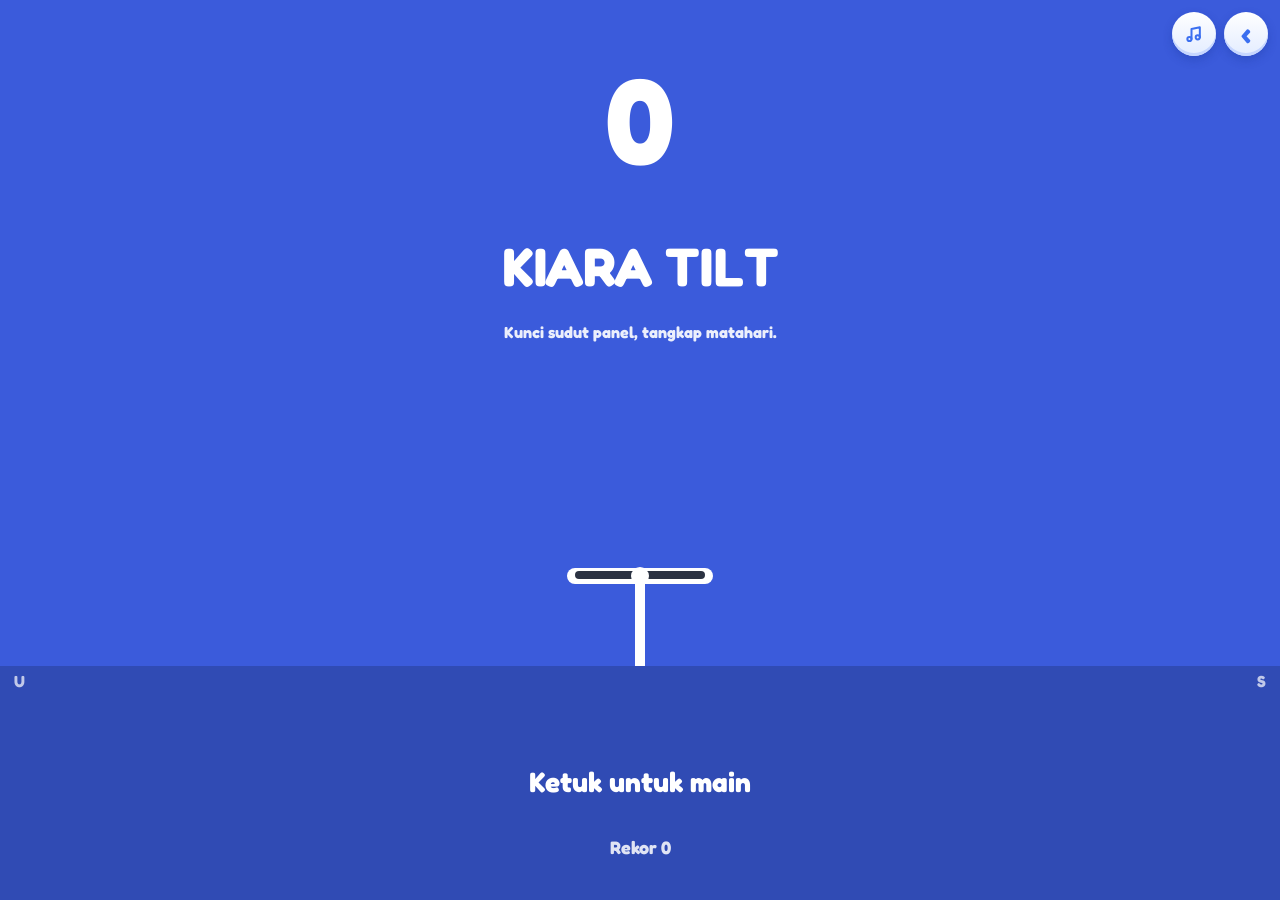
<file: games/tilt.html>
<!DOCTYPE html><html lang="id" data-game="tilt"><head><meta charset="utf-8"><meta name="viewport" content="width=device-width,initial-scale=1,maximum-scale=1,user-scalable=no,viewport-fit=cover"><title>Kiara Tilt</title><style>
html,body{height:100%;margin:0;overflow:hidden;background:#2f5d50;touch-action:manipulation;user-select:none;-webkit-user-select:none;font-family:"Arial Rounded MT Bold","Trebuchet MS",sans-serif}
canvas{position:fixed;inset:0;width:100%;height:100%;display:block}
#bkx{position:fixed;z-index:50;top:calc(env(safe-area-inset-top,0px) + 10px);right:10px;width:42px;height:42px;padding:0;border:0;border-radius:12px;background:rgba(0,0,0,.22);color:#fff;font:700 26px/1 "Trebuchet MS",sans-serif;cursor:pointer}
#bkx:focus-visible{outline:3px solid #fff;outline-offset:2px}
</style><script src="../js/teks.js?v=202611261515"></script>
<script src="../js/kontrol.js?v=202611261515"></script>
<link rel="stylesheet" href="../css/fonts.css?v=202611261515">
<link rel="stylesheet" href="../css/game.css?v=202611261515">
<script>try{document.fonts.load('700 16px Fredoka');document.fonts.load('16px "Lilita One"')}catch(e){}</script>
</head><body><canvas id="c" aria-label="Game Kiara Tilt: ketuk untuk mengunci sudut panel"></canvas>
<button id="bkx" aria-label="Kembali ke pilihan game">&#8249;</button>
<script>
const cv=document.getElementById('c'),x=cv.getContext('2d'),RM=matchMedia('(prefers-reduced-motion: reduce)').matches;
let W,H,D;function rs(){D=Math.min(devicePixelRatio||1,2);W=innerWidth;H=innerHeight;cv.width=W*D;cv.height=H*D}addEventListener('resize',rs);rs();
const LAT=-6.9*Math.PI/180,R2=Math.PI/180,MON=['Januari','Februari','Maret','April','Mei','Juni','Juli','Agustus','September','Oktober','November','Desember'],BG=['#ff7a3d','#3b5bdb','#7a3fe0','#169e9a','#e4508f','#2f8fe8','#4a2fd1','#f08a00'];
const dec=d=>23.44*Math.sin(2*Math.PI*(284+d)/365)*R2,MD=[31,28,31,30,31,30,31,31,30,31,30,31];
function sun(d,t){const h=(t-12)*15*R2;return{n:Math.sin(d)*Math.cos(LAT)-Math.cos(d)*Math.sin(LAT)*Math.cos(h),u:Math.sin(LAT)*Math.sin(d)+Math.cos(LAT)*Math.cos(d)*Math.cos(h)}}
const G=s=>s.u>0?900*Math.pow(s.u,.2):0,inc=(s,b)=>Math.max(0,s.n*Math.sin(b)+s.u*Math.cos(b));
function day(d,b){let e=0;for(let t=6;t<18;t+=.1){const s=sun(d,t);if(s.u>0)e+=G(s)*inc(s,b)*.1}return e}
function best(d){let o=-60,m=0;for(let b=-60;b<=60;b++){const e=day(d,b*R2);if(e>m){m=e;o=b}}return[o,m]}
let SV={best:0};try{Object.assign(SV,JSON.parse(localStorage.getItem('stl_v1')||'{}'))}catch(e){}
let st='ready',score=0,mi=5,ban=0,ds='',bgi=1,beta=0,dir=1,t=6,E=0,Eo=1,Ob=0,pct=0,D0=0,msg='',lastT=0,pop=0,ok=false;
function round(){let m;do{m=Math.random()*12|0}while(m===mi&&score>0);mi=m;const dm=1+(Math.random()*MD[m]|0);ds=dm+' '+MON[m];D0=dec(MD.slice(0,m).reduce((a,b)=>a+b,0)+dm);ban=2;[Ob,Eo]=best(D0);bgi=(bgi+1)%BG.length;beta=(Math.random()*80-40);dir=Math.random()<.5?-1:1;st='aim'}
function lock(){st='run';t=6;E=0}
function finish(){pct=Math.min(100,E/Eo*100);ok=pct>=90;const d=D0/R2,yo=Math.abs(Ob)<1?'hampir datar':Math.abs(Ob)+'\u00B0 ke '+(Ob>0?'utara':'selatan'),yk=Math.abs(Math.round(beta))<1?'datar':Math.abs(Math.round(beta))+'\u00B0 ke '+(beta>0?'utara':'selatan');
msg=[`Optimum ${yo}. Kamu ${yk}.`,d>8?'Matahari bergeser ke utara bulan ini.':d<-8?'Matahari bergeser ke selatan bulan ini.':'Matahari hampir di atas kepala, panel hampir datar paling efektif.'];
if(ok){score++;pop=1;if(score>SV.best){SV.best=score;try{localStorage.setItem('stl_v1',JSON.stringify(SV))}catch(e){}}}st='result'}
function tap(){if(st==='ready'){score=0;round()}else if(st==='aim'&&ban<=0)lock();else if(st==='result'){if(ok)round();else{score=0;round()}}}
cv.addEventListener('pointerdown',tap);addEventListener('keydown',e=>{if(e.code==='Space'){e.preventDefault();tap()}});
document.getElementById('bkx').addEventListener('pointerdown',e=>e.stopPropagation());document.getElementById('bkx').addEventListener('click',()=>parent.postMessage('sa-back','*'));
const F=(s,w)=>x.font=`700 ${s}px Fredoka,"Segoe UI",sans-serif`;
function T(s,px,py,sz,a,al){x.globalAlpha=a==null?1:a;F(sz);x.textAlign=al||'center';x.textBaseline='middle';x.fillStyle='#fff';x.fillText(s,px,py);x.globalAlpha=1}
function draw(){x.setTransform(D,0,0,D,0,0);const gy=H*.74,cx=W/2,py=gy-H*.1,R=Math.min(W*.44,H*.44),L=Math.min(W*.3,130);
x.fillStyle=BG[bgi];x.fillRect(0,0,W,H);x.fillStyle='rgba(0,0,0,.18)';x.fillRect(0,gy,W,H-gy);
if(st!=='ready'){x.strokeStyle='rgba(255,255,255,.28)';x.lineWidth=3;x.setLineDash([2,10]);x.lineCap='round';x.beginPath();for(let h=6;h<=18;h+=.25){const s=sun(D0,h);if(s.u<0)continue;const X=cx-s.n*R,Y=py-s.u*R;h<=6.01?x.moveTo(X,Y):x.lineTo(X,Y)}x.stroke();x.setLineDash([])}
const b=beta*R2;x.fillStyle='#fff';x.fillRect(cx-5,py,10,gy-py);
let sn=null;if(st==='run'||st==='result'){sn=sun(D0,Math.min(t,18));
if(sn.u>0){const sx=cx-sn.n*R,sy=py-sn.u*R,k=inc(sn,b);x.strokeStyle=`rgba(255,224,138,${.15+.85*k})`;x.lineWidth=4+8*k;x.lineCap='round';x.beginPath();x.moveTo(sx,sy);x.lineTo(cx,py);x.stroke();x.fillStyle='#ffe08a';x.beginPath();x.arc(sx,sy,Math.max(14,W*.035),0,7);x.fill()}}
else if(st==='aim'){const s=sun(D0,12);x.fillStyle='rgba(255,224,138,.45)';x.beginPath();x.arc(cx-s.n*R,py-s.u*R,Math.max(14,W*.035),0,7);x.fill()}
x.save();x.translate(cx,py);x.rotate(-b);x.lineCap='round';x.strokeStyle='#fff';x.lineWidth=16;x.beginPath();x.moveTo(-L/2,0);x.lineTo(L/2,0);x.stroke();x.strokeStyle='#2b3242';x.lineWidth=8;x.beginPath();x.moveTo(-L/2+4,-1);x.lineTo(L/2-4,-1);x.stroke();x.restore();
x.fillStyle='#fff';x.beginPath();x.arc(cx,py,9,0,7);x.fill();
T('U',14,gy+16,16,.7,'left');T('S',W-14,gy+16,16,.7,'right');
if(st==='aim'&&ban>0){const a=Math.min(1,ban*1.5);x.fillStyle='rgba(0,0,0,'+.22*a+')';x.fillRect(0,H*.27,W,H*.22);T(ds,cx,H*.34,Math.min(W*.16,72),a);T('Deklinasi matahari '+(D0/R2>0?'+':'')+(D0/R2).toFixed(1).replace('.',',')+'\u00B0',cx,H*.43,Math.min(W*.045,18),a*.9)}
const sc=Math.min(W*.24,120)*(1+pop*.25);T(String(score),cx,H*.14,sc);pop=Math.max(0,pop-.05);T(st!=='ready'?ds:'',cx,H*.14+sc*.62,Math.min(W*.06,26),.9);
if(st==='ready'){T('KIARA TILT',cx,H*.3,Math.min(W*.12,54));T('Kunci sudut panel, tangkap matahari.',cx,H*.37,Math.min(W*.04,16),.9);T('Ketuk untuk main',cx,gy+(H-gy)*.5,Math.min(W*.07,28));T('Rekor '+SV.best,cx,gy+(H-gy)*.78,Math.min(W*.045,18),.85)}
else if(st==='aim'){T(Math.abs(Math.round(beta))+'\u00B0 '+(Math.round(beta)===0?'':beta>0?'utara':'selatan'),cx,gy+(H-gy)*.34,Math.min(W*.1,44));T(ban>0?'Perhatikan tanggalnya':'Ketuk untuk mengunci',cx,gy+(H-gy)*.7,Math.min(W*.045,18),.9)}
else if(st==='run'){x.fillStyle='rgba(255,255,255,.3)';x.fillRect(W*.15,gy+(H-gy)*.5,W*.7,14);x.fillStyle='#fff';x.fillRect(W*.15,gy+(H-gy)*.5,W*.7*Math.min(1,E/Eo),14);T(Math.round(Math.min(100,E/Eo*100))+'%',cx,gy+(H-gy)*.26,Math.min(W*.1,44))}
else{T(Math.round(pct)+'%',cx,gy+(H-gy)*.2,Math.min(W*.11,50));T(msg[0],cx,gy+(H-gy)*.46,Math.min(W*.043,17),.95);T(msg[1],cx,gy+(H-gy)*.62,Math.min(W*.036,14),.8);T(ok?'Ketuk untuk ronde berikutnya':'Kurang dari 90%. Ketuk untuk ulang',cx,gy+(H-gy)*.84,Math.min(W*.045,18))}}
function frame(ts){const dt=Math.min((ts-lastT)/1000||0,.05);lastT=ts;
if(st==='aim'){if(ban>0)ban-=dt;else{beta+=dir*(55+score*6)*dt;if(beta>55){beta=55;dir=-1}if(beta<-55){beta=-55;dir=1}}}
else if(st==='run'){const dh=12/(RM?1.5:4)*dt,b=beta*R2;let n=Math.max(1,Math.round(dh/.05)),h=dh/n;for(let i=0;i<n;i++){const s=sun(D0,t);if(s.u>0)E+=G(s)*inc(s,b)*h;t+=h}if(t>=18)finish()}
draw();requestAnimationFrame(frame)}
requestAnimationFrame(frame);
</script></body></html>
</file>
<file: css/fonts.css>
/* Font dibundel lokal supaya tetap tampil walau laptop pameran offline */
@font-face{font-family:"Lilita One";font-weight:400;font-style:normal;font-display:swap;src:url("../assets/fonts/LilitaOne.woff2") format("woff2")}
@font-face{font-family:"Fredoka";font-weight:400 700;font-style:normal;font-display:swap;src:url("../assets/fonts/Fredoka.woff2") format("woff2")}

:root{
  /* palet kelompok */
  --navy:#3f4a5e;
  --navy-dark:#363f50;
  --navy-deep:#2b3242;
  --navy-ink:#232937;
  --navy-light:#5d6c89;
  --sky:#8fa3c7;
  --gold:#bd8f4b;
  --gold-dark:#8a6430;
  --gold-light:#f3cf8c;
  --cream:#f4f1ea;
  --muted:#5c6577;

  --display:"Lilita One","Fredoka",system-ui,sans-serif;
  --body:"Fredoka","Segoe UI",system-ui,sans-serif;
}

/* versi cerah dari palet kelompok, untuk nuansa game */
:root{
  --ink:#1b1f4a;
  --outline:#1b1f4a;
  --royal:#3b5bdb;
  --royal-2:#2a3fb0;
  --royal-3:#1f2d85;
  --rim:#9db8ff;
  --cyan:#4fe3ff;
  --sun-1:#ffe08a;
  --sun-2:#ffb21e;
  --sun-3:#f08a00;
  --sun-ink:#9a4d00;
  --leaf-1:#9cf06a;
  --leaf-2:#46b52c;
  --leaf-ink:#1f6b12;
}
</file>
<file: css/hub.css>
*{box-sizing:border-box}
html,body{height:100%;margin:0}
body{font-family:var(--body);color:#fff;background:#2f6be0;-webkit-tap-highlight-color:transparent}
button{font-family:inherit}
.hide{display:none!important}
:focus-visible{outline:3px solid #fff;outline-offset:4px}

/* ================= Lobi ================= */
#hub{
  position:relative;min-height:100%;overflow:hidden;isolation:isolate;
  padding:calc(env(safe-area-inset-top,0px) + 14px) 16px calc(env(safe-area-inset-bottom,0px) + 30px);
  display:flex;flex-direction:column;align-items:center;
  background:
    radial-gradient(55% 35% at 50% 30%,rgba(255,255,255,.55),rgba(255,255,255,0) 70%),
    linear-gradient(180deg,#a8f0d8 0%,#6fd8f5 22%,#4aa8ff 50%,#3b6ff0 78%,#2f55d6 100%);
}
/* lingkaran halus di belakang judul */
.bg-rays{
  position:absolute;z-index:-1;left:50%;top:240px;width:1200px;height:1200px;margin:-600px 0 0 -600px;
  background:repeating-radial-gradient(circle,rgba(255,255,255,.12) 0 2px,transparent 2px 70px);
  -webkit-mask-image:radial-gradient(circle,#000 0%,transparent 60%);mask-image:radial-gradient(circle,#000 0%,transparent 60%);
  animation:breathe 6s ease-in-out infinite;
}
.bg-glow{
  position:absolute;z-index:-1;left:-10%;right:-10%;bottom:-160px;height:420px;
  background:radial-gradient(50% 50% at 50% 50%,rgba(140,240,255,.55),rgba(140,240,255,0) 70%);
}
/* koin buram di pojok, memberi kesan kedalaman */
.bokeh{
  position:absolute;z-index:-1;border-radius:50%;
  background:radial-gradient(circle at 35% 30%,#fff3a8,#ffcf3d 45%,#f59a0c 75%,#d9780a);
  filter:blur(5px);opacity:.85;animation:float 6s ease-in-out infinite;
}
.bokeh::after{content:"";position:absolute;inset:24%;border-radius:50%;background:rgba(255,178,30,.6)}
.b1{width:120px;height:120px;left:-44px;top:120px}
.b2{width:90px;height:90px;right:-30px;top:40px;animation-delay:-2s;filter:blur(3px)}
.b3{width:150px;height:150px;right:-60px;bottom:120px;animation-delay:-4s;filter:blur(8px);opacity:.7}
.twinkles i{
  position:absolute;z-index:-1;left:var(--x);top:var(--y);width:var(--s);height:var(--s);
  background:#fff;
  clip-path:polygon(50% 0,58% 42%,100% 50%,58% 58%,50% 100%,42% 58%,0 50%,42% 42%);
  filter:drop-shadow(0 0 6px #fff);
  animation:twinkle 2.6s ease-in-out var(--d) infinite;
}
.shoot{
  position:absolute;z-index:-1;top:8%;left:-20%;width:160px;height:3px;border-radius:3px;
  background:linear-gradient(90deg,transparent,#fff);
  transform:rotate(18deg);opacity:0;
  animation:shoot 7s ease-in 1.5s infinite;
}
.shoot.s2{top:22%;animation-delay:5s;animation-duration:9s}

/* bar atas: kapsul kaca */
.topbar{position:relative;width:min(100%,1000px);display:flex;justify-content:space-between;gap:10px}
.chip{
  display:flex;align-items:center;gap:8px;height:40px;padding:0 16px 0 4px;
  background:linear-gradient(180deg,rgba(255,255,255,.55),rgba(255,255,255,.3));
  border-radius:999px;color:#2344b8;
  box-shadow:inset 0 1px 0 #fff,inset 0 -2px 0 rgba(47,85,214,.15),0 6px 16px rgba(30,70,180,.2);
  backdrop-filter:blur(8px);-webkit-backdrop-filter:blur(8px);
  font-family:var(--display);font-size:15px;letter-spacing:.02em;
}
.chip img{width:32px;height:32px;border-radius:50%;background:#fff;object-fit:contain;padding:3px;box-shadow:0 2px 6px rgba(30,70,180,.25)}
.hex{
  width:32px;height:32px;border-radius:50%;display:flex;align-items:center;justify-content:center;
  font-weight:400;font-size:17px;color:#fff;
  background:radial-gradient(circle at 35% 30%,#fff3a8,#ffcf3d 45%,#f59a0c);
  box-shadow:inset 0 -3px 0 #d9780a,0 2px 6px rgba(200,110,0,.35);
  text-shadow:0 1px 0 #c0660a;
}

/* judul lurus dengan kesan timbul */
.hero{position:relative;display:flex;flex-direction:column;align-items:center;margin:20px 0 8px}
.title{margin:0;display:flex;flex-direction:column;align-items:center;line-height:.9;animation:titleIn .6s cubic-bezier(.2,1.5,.4,1) both}
.title>span{position:relative;font-family:var(--display);font-weight:400;letter-spacing:.03em}
.title>span::before{
  content:attr(data-t);position:absolute;inset:0;z-index:-1;
}
.title .fill{position:relative}
.t1{font-size:clamp(40px,11vw,66px)}
.t1 .fill{background:linear-gradient(180deg,#ffffff 45%,#d6ecff);-webkit-background-clip:text;background-clip:text;color:transparent}
.t1::before{color:#3d7de8;text-shadow:0 1px 0 #3d7de8,0 2px 0 #3a73dc,0 3px 0 #366ad0,0 4px 0 #3261c4,0 5px 0 #2f58b8,0 10px 18px rgba(20,50,150,.35)}
.t2{font-size:clamp(66px,20vw,124px)}
.t2 .fill{
  background:linear-gradient(180deg,#fff8d6 0%,#ffe27a 32%,#ffb21e 62%,#ff8a00 100%);
  -webkit-background-clip:text;background-clip:text;color:transparent;
}
.t2::before{color:#e07000;text-shadow:0 1px 0 #e07000,0 2px 0 #d86b00,0 3px 0 #cf6600,0 4px 0 #c66100,0 5px 0 #bd5c00,0 6px 0 #b45700,0 7px 0 #ab5200,0 14px 26px rgba(20,50,150,.4)}

/* Pijar di pulau melayang */
.stage{position:relative;display:flex;align-items:flex-start;justify-content:center;margin-top:4px}
.island-wrap{position:relative;order:1;width:190px;height:182px;animation:float 3.4s ease-in-out infinite}
.island{position:absolute;left:0;bottom:0;width:190px;filter:drop-shadow(0 18px 18px rgba(20,50,150,.3))}
.island-wrap .pijar{position:absolute;left:50%;bottom:48px;width:104px;margin-left:-52px;z-index:1;animation:wave 2.4s ease-in-out infinite;transform-origin:50% 100%}
.bubble{
  position:relative;order:2;margin:18px 0 0 -14px;padding:11px 16px;max-width:150px;
  background:#fff;color:#2344b8;border-radius:20px 20px 20px 6px;
  font-weight:600;font-size:15px;line-height:1.25;
  box-shadow:inset 0 -3px 0 #dbe6ff,0 10px 20px rgba(30,70,180,.25);
  animation:pop .5s .4s cubic-bezier(.2,1.6,.4,1) both;
}

/* kotak game: kartu kaca dengan panggung berwarna */
.tiles{position:relative;width:min(100%,1000px);display:grid;grid-template-columns:1fr 1fr;gap:18px 14px;margin-top:8px}
.tile{
  all:unset;box-sizing:border-box;cursor:pointer;position:relative;
  display:flex;flex-direction:column;align-items:stretch;
  border-radius:28px;padding:8px;
  background:linear-gradient(180deg,rgba(255,255,255,.7),rgba(255,255,255,.38));
  box-shadow:inset 0 2px 0 #fff,inset 0 -3px 0 rgba(47,85,214,.12),0 12px 26px rgba(25,60,170,.28);
  backdrop-filter:blur(10px);-webkit-backdrop-filter:blur(10px);
  transition:transform .16s ease,box-shadow .16s ease;
  animation:rise .5s cubic-bezier(.2,1.4,.4,1) both;animation-delay:calc(var(--i) * 70ms + .2s);
}
.tile:hover{transform:translateY(-5px);box-shadow:inset 0 2px 0 #fff,inset 0 -3px 0 rgba(47,85,214,.12),0 20px 34px rgba(25,60,170,.34)}
.tile:active{transform:translateY(2px) scale(.98)}
.tile .art{
  position:relative;display:block;overflow:hidden;aspect-ratio:120/96;border-radius:21px;
  background:radial-gradient(80% 70% at 50% 30%,rgba(255,255,255,.5),rgba(255,255,255,0) 70%),linear-gradient(180deg,var(--c1),var(--c2));
  box-shadow:inset 0 -6px 0 rgba(0,0,0,.08),inset 0 3px 0 rgba(255,255,255,.45);
}
.tile .art::after{ /* kilau yang lewat */
  content:"";position:absolute;inset:0;pointer-events:none;
  background:linear-gradient(115deg,transparent 35%,rgba(255,255,255,.4) 45%,transparent 55%);
  background-size:250% 100%;background-position:120% 0;
  animation:shine 5s ease-in-out infinite;animation-delay:calc(var(--i) * .6s + 1s);
}
.tile .art svg{width:100%;height:100%;display:block;transition:transform .25s ease}
.tile:hover .art svg{transform:scale(1.07)}
.tile .plate{
  display:block;padding:10px 4px 6px;text-align:center;
  font-family:var(--display);font-size:22px;letter-spacing:.03em;line-height:1;color:#2344b8;
}
.tile .num{
  position:absolute;top:-10px;left:-8px;z-index:2;width:34px;height:34px;border-radius:50%;
  display:flex;align-items:center;justify-content:center;
  font-family:var(--display);font-size:18px;color:#fff;text-shadow:0 1px 0 #c0660a;
  background:radial-gradient(circle at 35% 30%,#fff3a8,#ffcf3d 45%,#f59a0c);
  box-shadow:inset 0 -3px 0 #d9780a,0 4px 10px rgba(200,110,0,.4);
}

.foot{position:relative;margin-top:30px;font-size:13px;font-weight:600;color:rgba(255,255,255,.8)}

/* ================= Kartu cerita ================= */
#intro{
  position:fixed;inset:0;z-index:20;overflow:auto;
  display:flex;align-items:center;justify-content:center;
  padding:calc(env(safe-area-inset-top,0px) + 36px) 18px calc(env(safe-area-inset-bottom,0px) + 30px);
  background:rgba(20,45,140,.45);backdrop-filter:blur(6px);-webkit-backdrop-filter:blur(6px);
  animation:fade .18s ease-out;
}
.panel{
  position:relative;width:min(100%,400px);
  padding:22px 18px 26px;border-radius:34px;text-align:center;
  background:linear-gradient(180deg,#9fdcff 0%,#5aa2ff 38%,#3b6ff0 100%);
  box-shadow:inset 0 3px 0 rgba(255,255,255,.7),inset 0 0 0 3px rgba(255,255,255,.35),inset 0 -8px 0 rgba(20,50,170,.25),0 30px 60px rgba(15,35,120,.45);
  animation:pop .35s cubic-bezier(.2,1.5,.4,1);
}
.ribbon{display:block;margin:0 0 4px}
.ribbon h2{
  margin:0;font-family:var(--display);font-weight:400;font-size:34px;line-height:1;letter-spacing:.02em;
  color:#fff;text-shadow:0 3px 0 rgba(30,60,180,.45),0 8px 18px rgba(20,50,150,.3);
}
.close{
  position:absolute;top:14px;right:14px;width:40px;height:40px;border:0;border-radius:50%;cursor:pointer;
  display:flex;align-items:center;justify-content:center;
  background:linear-gradient(180deg,#fff,#e3ecff);color:#3b6ff0;
  box-shadow:inset 0 -3px 0 #c6d6ff,0 4px 10px rgba(20,50,150,.25);
}
.close svg{width:18px;height:18px;fill:none;stroke:currentColor;stroke-width:3.4;stroke-linecap:round}
.showcase{position:relative;width:200px;height:168px;margin:12px auto 0}
.burst{
  position:absolute;left:50%;top:50%;width:340px;height:340px;margin:-170px 0 0 -170px;
  background:repeating-conic-gradient(from 0deg,rgba(255,255,255,.28) 0deg 10deg,transparent 10deg 24deg);
  -webkit-mask-image:radial-gradient(circle,#000 10%,transparent 60%);mask-image:radial-gradient(circle,#000 10%,transparent 60%);
  animation:spin 22s linear infinite;
}
.showcase .art{
  position:absolute;inset:4px;border-radius:30px;overflow:hidden;
  background:radial-gradient(80% 70% at 50% 30%,rgba(255,255,255,.5),rgba(255,255,255,0) 70%),linear-gradient(180deg,var(--c1),var(--c2));
  box-shadow:inset 0 3px 0 rgba(255,255,255,.55),inset 0 -6px 0 rgba(0,0,0,.1),0 14px 28px rgba(15,35,120,.35);
  padding:8px;animation:float 3s ease-in-out infinite;
}
.showcase .art svg{width:100%;height:100%}
.talk{display:flex;align-items:flex-end;gap:4px;margin:20px 0 0;text-align:left}
.talk .pijar{width:82px;flex:none;animation:wave 2.4s ease-in-out infinite;transform-origin:50% 100%}
.say{
  position:relative;flex:1;margin:0 0 24px;padding:12px 14px;
  background:#fff;color:#22397f;border-radius:20px 20px 20px 6px;
  font-size:15.5px;font-weight:500;line-height:1.4;
  box-shadow:inset 0 -3px 0 #dbe6ff,0 8px 16px rgba(20,50,150,.25);
}
.pills{display:flex;justify-content:center;gap:10px;flex-wrap:wrap;margin:6px 0 0}
.pill{
  display:flex;align-items:center;gap:8px;height:38px;padding:0 14px 0 4px;border-radius:999px;
  background:rgba(255,255,255,.25);box-shadow:inset 0 1px 0 rgba(255,255,255,.6);
  font-weight:600;font-size:14.5px;
}
.pill b{width:30px;height:30px;border-radius:50%;display:flex;align-items:center;justify-content:center;
  background:radial-gradient(circle at 35% 30%,#fff3a8,#ffcf3d 45%,#f59a0c);box-shadow:inset 0 -2px 0 #d9780a}
.pill svg{width:16px;height:16px;fill:none;stroke:#fff;stroke-width:2.4;stroke-linecap:round;stroke-linejoin:round}
.btn-go{
  position:relative;overflow:hidden;display:block;width:min(100%,250px);margin:26px auto 0;padding:15px 0 19px;
  border:0;border-radius:999px;cursor:pointer;
  font-family:var(--display);font-size:32px;letter-spacing:.03em;color:#fff;
  text-shadow:0 2px 0 rgba(20,110,20,.45);
  background:linear-gradient(180deg,#c8ffa0 0%,#7be04f 40%,#3fbf2c 100%);
  box-shadow:inset 0 3px 0 rgba(255,255,255,.7),inset 0 -7px 0 #2f9a22,0 12px 24px rgba(20,90,30,.35);
  transition:transform .08s ease,box-shadow .08s ease;
  animation:pulse 1.6s ease-in-out infinite;
}
.btn-go::after{
  content:"";position:absolute;inset:0;pointer-events:none;
  background:linear-gradient(115deg,transparent 35%,rgba(255,255,255,.55) 45%,transparent 55%);
  background-size:250% 100%;animation:shine 2.6s ease-in-out infinite;
}
.btn-go:active{transform:translateY(3px);animation:none;box-shadow:inset 0 3px 0 rgba(255,255,255,.7),inset 0 -3px 0 #2f9a22,0 6px 14px rgba(20,90,30,.35)}

/* ================= Saat game dimainkan ================= */
#play{position:fixed;inset:0;z-index:10;background:#2f55d6}
#play iframe{position:absolute;inset:0;width:100%;height:100%;border:0;background:#2f55d6}

/* ================= Animasi ================= */
@keyframes spin{to{transform:rotate(360deg)}}
@keyframes breathe{50%{transform:scale(1.06)}}
@keyframes float{50%{transform:translateY(-8px)}}
@keyframes wave{0%,100%{transform:rotate(0)}25%{transform:rotate(-4deg)}75%{transform:rotate(4deg)}}
@keyframes twinkle{0%,100%{transform:scale(.5);opacity:.35}50%{transform:scale(1);opacity:1}}
@keyframes shoot{0%{transform:translate(0,0) rotate(18deg);opacity:0}5%{opacity:1}20%{transform:translate(140vw,46vw) rotate(18deg);opacity:0}100%{opacity:0}}
@keyframes shine{0%,60%{background-position:120% 0}100%{background-position:-60% 0}}
@keyframes rise{from{transform:translateY(30px) scale(.9);opacity:0}}
@keyframes pop{from{transform:scale(.6);opacity:0}}
@keyframes titleIn{from{transform:scale(.5);opacity:0}}
@keyframes pulse{50%{transform:scale(1.04)}}
@keyframes fade{from{opacity:0}}

/* ================= Layar lebar: semua isi muat satu layar tanpa digulir ================= */
@media (min-width:760px){
  #hub{
    height:100vh;min-height:520px;padding:66px 24px 16px;justify-content:center;
    --tw:min(270px,calc((35vh - 62px) * .95));
  }
  .hero{flex-direction:row;align-items:center;gap:3vh;margin:.5vh 0 2.2vh;flex:none}
  .bg-rays{top:22vh}
  .stage{margin-top:0}
  .t2{font-size:clamp(56px,10.5vh,104px)}
  .t1{font-size:clamp(32px,5.8vh,58px)}
  .island-wrap{width:clamp(140px,22vh,230px);height:clamp(132px,20.5vh,214px)}
  .island{width:100%}
  .island-wrap .pijar{width:clamp(76px,11.8vh,124px);margin-left:calc(clamp(76px,11.8vh,124px) / -2);bottom:clamp(36px,5.6vh,58px)}
  .bubble{font-size:clamp(14px,1.9vh,17px);max-width:180px}
  .tiles{flex:none;width:auto;grid-template-columns:repeat(3,var(--tw));justify-content:center;gap:2.4vh 22px;margin-top:0}
  .tile{width:var(--tw);height:calc(var(--tw) / .95)}
  .tile .art{aspect-ratio:auto;flex:1;min-height:0}
  .tile .plate{font-size:clamp(18px,2.6vh,24px);padding:1vh 4px .6vh}
  .tile .num{width:clamp(28px,3.6vh,34px);height:clamp(28px,3.6vh,34px);font-size:clamp(15px,1.9vh,18px)}
  .foot{margin-top:2.6vh;flex:none}
  .topbar{position:absolute;top:16px;left:50%;transform:translateX(-50%);width:min(calc(100% - 48px),1000px)}
  .b1{width:180px;height:180px;left:-60px;top:46vh}
  .b2{width:120px;height:120px;right:6%;top:60px}
}
@media (prefers-reduced-motion:reduce){
  *,*::before,*::after{animation:none!important}
}
</file>
<file: css/game.css>
/* Tampilan bersama untuk semua game: gaya 3D lembut tanpa garis tepi.
   Dimuat setelah gaya bawaan tiap game, jadi cukup menimpa bagian antarmuka. */

html,body{font-family:var(--body)!important}
html:not([data-game="sci"]) body{background:#2f55d6!important}
button{font-family:var(--body)!important;text-transform:none!important;letter-spacing:0!important;-webkit-text-stroke:0!important}

/* ================= Panel menu, jeda, hasil ================= */
html:not([data-game="sci"]) .card{
  --ink:#fff!important;
  position:relative;
  background:linear-gradient(180deg,#9fdcff 0%,#5aa2ff 34%,#3b6ff0 100%)!important;
  color:#fff!important;border:0!important;border-radius:32px!important;
  padding:24px 20px 22px!important;
  box-shadow:inset 0 3px 0 rgba(255,255,255,.7),inset 0 0 0 3px rgba(255,255,255,.3),inset 0 -8px 0 rgba(20,50,170,.25),0 30px 60px rgba(15,35,120,.45)!important;
  backdrop-filter:none!important;-webkit-backdrop-filter:none!important;
  animation:kpop .35s cubic-bezier(.2,1.5,.4,1) both;
}
html:not([data-game="sci"]) .card h1{
  font-family:var(--display)!important;font-weight:400!important;
  font-size:38px!important;line-height:1.05!important;letter-spacing:.02em!important;text-transform:none!important;
  color:#fff!important;-webkit-text-stroke:0!important;
  text-shadow:0 3px 0 rgba(30,60,180,.45),0 8px 18px rgba(20,50,150,.3)!important;
  margin:0 0 8px!important;
}
html:not([data-game="sci"]) .card .sub{
  display:inline-block;font-family:var(--body)!important;font-weight:600!important;
  font-size:14.5px!important;letter-spacing:0!important;text-transform:none!important;
  color:#fff!important;opacity:1!important;
  background:rgba(255,255,255,.22);box-shadow:inset 0 1px 0 rgba(255,255,255,.6);
  padding:6px 16px!important;margin:2px 0 12px!important;border-radius:999px;
}
html:not([data-game="sci"]) .card p,
html:not([data-game="sci"]) .card .how,
html:not([data-game="sci"]) .card .how2{color:#fff!important;opacity:1!important;font-weight:500}
.card .logo{display:none!important}

/* cara main */
.how2,.card div.how{
  background:rgba(255,255,255,.18);border-radius:20px;padding:12px 14px!important;margin:6px 0 4px!important;
  box-shadow:inset 0 1px 0 rgba(255,255,255,.5);gap:7px!important;
}
.how2 span,.card div.how span{position:relative;display:block;padding-left:22px;line-height:1.35}
.how2 span::before,.card div.how span::before{
  content:"";position:absolute;left:0;top:.2em;width:13px;height:13px;border-radius:50%;
  background:radial-gradient(circle at 35% 30%,#fff3a8,#ffcf3d 45%,#f59a0c);box-shadow:inset 0 -2px 0 #d9780a;
}

/* ================= Tombol ================= */
html:not([data-game="sci"]) .card button{
  font-family:var(--display)!important;font-weight:400!important;font-size:20px!important;letter-spacing:.02em!important;
  color:#fff!important;text-shadow:0 2px 0 rgba(170,80,0,.45);
  background:linear-gradient(180deg,#ffe27a 0%,#ffb21e 45%,#ff8a00 100%)!important;
  border:0!important;border-radius:999px!important;
  min-height:52px;margin-top:16px!important;
  box-shadow:inset 0 3px 0 rgba(255,255,255,.65),inset 0 -6px 0 #d96a00,0 10px 20px rgba(150,70,0,.3)!important;
  transition:transform .08s ease,box-shadow .08s ease;
}
html:not([data-game="sci"]) .card button:active{
  transform:translateY(3px)!important;
  box-shadow:inset 0 3px 0 rgba(255,255,255,.65),inset 0 -3px 0 #d96a00,0 5px 12px rgba(150,70,0,.3)!important;
}
html:not([data-game="sci"]) .card button.alt,
html:not([data-game="sci"]) .card .alt{
  color:#2f55d6!important;text-shadow:none;
  background:linear-gradient(180deg,#ffffff,#e6eeff)!important;
  box-shadow:inset 0 -6px 0 #c3d3ff,0 10px 20px rgba(20,50,150,.25)!important;
}
html:not([data-game="sci"]) .card .play{
  width:100px!important;height:100px!important;min-height:0;border-radius:50%!important;margin:18px auto 6px!important;
  background:linear-gradient(180deg,#c8ffa0 0%,#7be04f 40%,#3fbf2c 100%)!important;
  box-shadow:inset 0 3px 0 rgba(255,255,255,.7),inset 0 -7px 0 #2f9a22,0 12px 24px rgba(20,90,30,.35)!important;
}
html:not([data-game="sci"]) .card .play svg{filter:drop-shadow(0 2px 0 rgba(20,110,20,.45))}
html:not([data-game="sci"]) .card .row{gap:12px!important}
html:not([data-game="sci"]) .card button:disabled{opacity:.5!important;filter:grayscale(.5)}
button:focus-visible{outline:3px solid #fff!important;outline-offset:4px!important}

/* pilihan level Kiara Stack */
html:not([data-game="sci"]) .card button.lv{
  font-family:var(--body)!important;font-size:14px!important;text-shadow:none;
  color:#22397f!important;border-radius:22px!important;
  background:linear-gradient(180deg,#ffffff,#e6eeff)!important;
  box-shadow:inset 0 -5px 0 #c3d3ff,0 8px 16px rgba(20,50,150,.22)!important;
  margin-top:4px!important;
}
html:not([data-game="sci"]) .card button.lv .tx b{font-family:var(--display);font-weight:400;font-size:20px;color:#2344b8}
html:not([data-game="sci"]) .card button.lv .ic{
  width:44px;height:44px;border-radius:14px;display:flex;align-items:center;justify-content:center;
  background:linear-gradient(180deg,#5aa2ff,#2f55d6);box-shadow:inset 0 2px 0 rgba(255,255,255,.4)
}
.lvls{gap:12px!important}
/* item toko Kiara Dash */
html:not([data-game="sci"]) .card button.it{
  font-family:var(--body)!important;font-size:13px!important;min-height:0;margin-top:0!important;text-shadow:none;
  border-radius:18px!important;
  background:rgba(255,255,255,.2)!important;
  box-shadow:inset 0 1px 0 rgba(255,255,255,.5)!important;
}
html:not([data-game="sci"]) .card button.it.sel{background:rgba(255,226,122,.35)!important;box-shadow:inset 0 0 0 3px #ffe27a!important}
/* tombol level Kiara Beam */
html:not([data-game="sci"]) .card .lvg button{min-height:58px;margin:0!important;border-radius:18px!important}
html:not([data-game="sci"]) .card .lvg{gap:12px 8px!important}
.lvg b{font-size:22px!important}
.lvg small{color:#fff;font-size:11px!important;opacity:.9}

/* ================= Kotak info dan angka ================= */
.edu{
  background:rgba(255,255,255,.18)!important;color:#fff!important;
  border-radius:20px!important;padding:12px 14px!important;
  box-shadow:inset 0 1px 0 rgba(255,255,255,.5);font-weight:500;
}
.edu b{font-family:var(--display);font-weight:400;font-size:16px!important;letter-spacing:.02em;color:#fff3a0!important;margin-bottom:2px}
.rec{
  font-family:var(--display);font-weight:400!important;font-size:16px!important;letter-spacing:.02em;
  background:linear-gradient(180deg,#ffe27a,#ffb21e 50%,#ff8a00)!important;color:#fff!important;text-shadow:0 1px 0 rgba(170,80,0,.45);
  padding:6px 18px!important;border-radius:999px!important;
  box-shadow:inset 0 2px 0 rgba(255,255,255,.6),inset 0 -4px 0 #d96a00,0 6px 14px rgba(150,70,0,.3);margin-bottom:12px!important;
}
.stat{font-weight:600}
.stat span,.card .chips span{background:rgba(255,255,255,.2)!important;border-radius:999px!important;padding:5px 12px!important;box-shadow:inset 0 1px 0 rgba(255,255,255,.5)}
.best{font-family:var(--display);font-weight:400!important;color:#fff3a0!important;letter-spacing:.03em!important}
.big{
  font-family:var(--display)!important;font-weight:400!important;line-height:1!important;
  color:#fff3a0!important;-webkit-text-stroke:0!important;
  text-shadow:0 2px 0 #ffb21e,0 4px 0 #f59a0c,0 6px 0 #e0800a,0 8px 0 #c86c08,0 18px 30px rgba(15,35,120,.4)!important;
}
.lab{font-family:var(--display);letter-spacing:.06em!important;opacity:.85}
.fact{font-weight:500}
.meter{height:14px!important;border-radius:999px!important;background:rgba(255,255,255,.25)!important;box-shadow:inset 0 2px 3px rgba(0,0,0,.15)}
.meter i{background:linear-gradient(180deg,#ffe27a,#ff8a00)!important;border-radius:999px}
.net{color:#fff}

/* layar hasil penuh */
#ov[style*="flex-end"]{background:radial-gradient(55% 35% at 50% 28%,rgba(255,255,255,.5),rgba(255,255,255,0) 70%),linear-gradient(180deg,#a8f0d8 0%,#6fd8f5 20%,#4aa8ff 48%,#3b6ff0 78%,#2f55d6 100%)!important}
#ov[style*="flex-end"]::before{
  content:"";position:fixed;left:50%;top:30%;width:900px;height:900px;margin:-450px 0 0 -450px;pointer-events:none;
  background:repeating-conic-gradient(from 0deg,rgba(255,255,255,.16) 0deg 9deg,transparent 9deg 22deg);
  -webkit-mask-image:radial-gradient(circle,#000 0%,transparent 50%);mask-image:radial-gradient(circle,#000 0%,transparent 50%);
  animation:kspin 50s linear infinite;
}
#ov[style*="flex-end"] .card{position:relative;z-index:1;background:transparent!important;box-shadow:none!important;padding:0!important;animation:none}
#ov[style*="flex-end"] .card:has(.big)::before{
  content:"Hasil"!important;display:table!important;margin:0 auto 18px!important;
  font-family:var(--display);font-size:18px!important;letter-spacing:.04em!important;opacity:1!important;
  color:#2f55d6;background:linear-gradient(180deg,#fff,#e6eeff);
  padding:7px 24px;border-radius:999px;box-shadow:inset 0 -4px 0 #c3d3ff,0 8px 16px rgba(20,50,150,.22);
}
#ov[style*="flex-end"] .big{font-size:108px!important;animation:kpop .5s cubic-bezier(.2,1.6,.4,1) both}
#ov[style*="flex-end"] .card h1{font-size:34px!important}
#ov[style*="flex-end"] .lab{display:none!important}
.card .fact{
  background:rgba(255,255,255,.18);border-radius:20px;padding:12px 14px!important;margin-top:16px!important;
  box-shadow:inset 0 1px 0 rgba(255,255,255,.5);text-align:left;font-size:13.5px!important;opacity:1!important;
}
.card .fact::before{content:"Tahukah kamu?";display:block;font-family:var(--display);color:#fff3a0;font-size:16px;letter-spacing:.02em;margin-bottom:2px}

/* ================= Tombol & panel di atas layar game ================= */
#bkx,#pz,#rst,#mnb,.btns button{
  background:linear-gradient(180deg,#ffffff,#e3ecff)!important;
  color:#3b6ff0!important;border:0!important;border-radius:50%!important;
  box-shadow:inset 0 -3px 0 #c6d6ff,0 4px 10px rgba(20,50,150,.3)!important;
}
#bkx{font-family:var(--display)!important;font-size:28px!important}
.pnl,#toast,#hint{
  background:rgba(255,255,255,.9)!important;color:#22397f!important;
  border-radius:20px!important;
  box-shadow:inset 0 -3px 0 #dbe6ff,0 8px 20px rgba(20,50,150,.25)!important;
  backdrop-filter:none!important;-webkit-backdrop-filter:none!important;text-shadow:none!important;
  font-weight:500;
}
#hint{border-radius:999px!important}
#toast b{font-family:var(--display);font-weight:400!important;letter-spacing:.02em;color:#f08a00!important}
#cmb{font-family:var(--display);font-weight:400!important;color:#f08a00!important}
#ttl,#lvl{font-family:var(--display);font-weight:400!important;letter-spacing:.02em;color:#2344b8}
#seg{font-family:var(--display);font-weight:400!important;color:#2344b8}

.ctl{
  background:rgba(255,255,255,.3)!important;
  color:#fff!important;border-radius:28px!important;
  box-shadow:inset 0 2px 0 rgba(255,255,255,.6),inset 0 -5px 0 rgba(20,50,150,.25),0 8px 18px rgba(0,0,0,.2)!important;
  backdrop-filter:blur(4px)!important;-webkit-backdrop-filter:blur(4px)!important;
}
.ctl.on{background:linear-gradient(180deg,#ffe27a,#ff8a00)!important;color:#fff!important;transform:translateY(3px)}

/* musik diatur dari halaman utama */
#mu,#mu2{display:none!important}

/* tata letak tombol kembali */
html[data-game="stack"] #info{margin-right:0!important}

/* ================= Kiara Lab, tema terang ================= */
html[data-game="sci"]{
  --bg:#eef5ff!important;
  --card:#fff!important;
  --ink:#22397f!important;
  --mut:#5b6b96!important;
  --pri:#3b6ff0!important;
  --pri2:#ffb21e!important;
  --line:#dbe6ff!important;
  --soft:#eaf1ff!important;
  --warn:#fff4d6!important;
}
html[data-game="sci"] body{background:linear-gradient(180deg,#e6fbf5,#eef5ff 240px)!important;color:#22397f!important;font-weight:500}
html[data-game="sci"] header h1{
  font-family:var(--display)!important;font-weight:400!important;font-size:34px!important;letter-spacing:.02em;
  color:#3b6ff0!important;text-shadow:0 3px 0 #c6d6ff!important;
}
html[data-game="sci"] h2,html[data-game="sci"] h3{font-family:var(--display);font-weight:400;letter-spacing:.02em;color:#2f55d6}
html[data-game="sci"] .card{border-radius:24px!important;box-shadow:0 10px 24px rgba(40,80,180,.1),inset 0 -4px 0 #e3ebff!important;margin:18px 0!important}
html[data-game="sci"] #sn button,html[data-game="sci"] #nav button,html[data-game="sci"] .seg button{
  font-weight:600!important;border-radius:999px!important;background:#fff!important;color:#2f55d6!important;
  box-shadow:inset 0 -3px 0 #dbe6ff,0 4px 10px rgba(40,80,180,.1)!important;
}
html[data-game="sci"] #sn button.on,html[data-game="sci"] #nav button.on,html[data-game="sci"] .seg button.on,html[data-game="sci"] .btn{
  background:linear-gradient(180deg,#7fb8ff,#3b6ff0)!important;color:#fff!important;
  box-shadow:inset 0 2px 0 rgba(255,255,255,.5),inset 0 -4px 0 #2747c0,0 6px 14px rgba(40,80,180,.25)!important;
}
html[data-game="sci"] .prog{height:10px!important;border-radius:999px!important}
html[data-game="sci"] .prog i{background:linear-gradient(180deg,#ffe27a,#ff8a00)!important}
html[data-game="sci"] #mchip{
  font-family:var(--display)!important;font-weight:400!important;letter-spacing:.02em;
  background:linear-gradient(180deg,#ffe27a,#ffb21e 50%,#ff8a00)!important;color:#fff!important;text-shadow:0 1px 0 rgba(170,80,0,.4);
  box-shadow:inset 0 2px 0 rgba(255,255,255,.6),inset 0 -3px 0 #d96a00!important;
}
html[data-game="sci"] #gate{background:radial-gradient(55% 35% at 50% 28%,rgba(255,255,255,.5),rgba(255,255,255,0) 70%),linear-gradient(180deg,#a8f0d8 0%,#6fd8f5 22%,#4aa8ff 50%,#3b6ff0 78%,#2f55d6 100%)!important}
html[data-game="sci"] #gate h2{font-family:var(--display);font-weight:400;font-size:38px;letter-spacing:.02em;color:#fff;text-shadow:0 3px 0 rgba(30,60,180,.45),0 8px 18px rgba(20,50,150,.3)}
html[data-game="sci"] #gate p{color:#fff!important}
html[data-game="sci"] .gb .e{display:none}
html[data-game="sci"] .gb{
  padding:20px!important;border-radius:26px!important;transition:transform .12s ease;
  box-shadow:inset 0 3px 0 rgba(255,255,255,.55),inset 0 -6px 0 rgba(0,0,0,.12),0 14px 26px rgba(15,35,120,.3)!important;
}
html[data-game="sci"] .gb:hover{transform:translateY(-3px)}
html[data-game="sci"] .gb[data-m="civ"]{background:linear-gradient(180deg,#d6b4ff,#8a4cf0)!important}
html[data-game="sci"] .gb[data-m="umum"]{background:linear-gradient(180deg,#8ff0d8,#18a99a)!important}
html[data-game="sci"] .gb b{font-family:var(--display);font-weight:400;color:#fff!important;font-size:26px!important;text-shadow:0 2px 0 rgba(0,0,0,.15)}
html[data-game="sci"] .gb span span{color:#fff!important;font-weight:600;font-size:14px!important}
html[data-game="sci"] .mt b,html[data-game="sci"] th{color:#f08a00!important}
html[data-game="sci"] .tiles .warn{background:#ffb21e!important;color:#fff!important}
html[data-game="sci"] .q button{border-radius:16px!important;font-weight:500}
html[data-game="sci"] .eq{font-weight:400}

/* ================= Animasi ================= */
@keyframes kspin{to{transform:rotate(360deg)}}
@keyframes kpop{from{transform:scale(.7);opacity:0}}
@media (prefers-reduced-motion:reduce){#ov::before,.card,.big{animation:none!important}}

/* ================= Tombol musik di dalam game ================= */
#kmus{
  position:fixed;z-index:60;top:calc(env(safe-area-inset-top,0px) + 10px);right:62px;
  width:42px;height:42px;margin:0;padding:0;border:0;border-radius:50%;cursor:pointer;
  display:flex;align-items:center;justify-content:center;
  background:linear-gradient(180deg,#ffffff,#e3ecff)!important;color:#3b6ff0!important;
  box-shadow:inset 0 -3px 0 #c6d6ff,0 4px 10px rgba(20,50,150,.3)!important;
}
#kmus svg{width:20px;height:20px;fill:none;stroke:currentColor;stroke-width:2.4;stroke-linecap:round;stroke-linejoin:round}
#kmus.off{color:#9aa8d6!important}
#bkx{z-index:60!important}

/* ================= Tombol kembali ke beranda di setiap kartu ================= */
html:not([data-game="sci"]) .card button.khome{
  display:block;width:auto!important;min-height:0!important;margin:14px auto 0!important;padding:8px 18px!important;
  font-family:var(--body)!important;font-weight:600!important;font-size:15px!important;letter-spacing:0!important;
  color:#fff!important;text-shadow:none!important;
  background:rgba(255,255,255,.2)!important;border-radius:999px!important;
  box-shadow:inset 0 1px 0 rgba(255,255,255,.5)!important;
}
html:not([data-game="sci"]) .card button.khome:hover{background:rgba(255,255,255,.3)!important}
html:not([data-game="sci"]) .card button.khome::before{content:"\2039";font-family:var(--display);font-size:18px;margin-right:8px}

/* ================= Perapian ================= */
/* judul kecil di dalam kartu tidak menempel ke isi di atasnya */
html:not([data-game="sci"]) .card div + .sub{margin-top:22px!important}
/* layar hasil yang bisa digulir: sembunyikan batang gulir supaya tombol tidak mepet */
#ov{scrollbar-width:none}
#ov::-webkit-scrollbar{display:none}
/* analisis Kiara Stack cukup grafik dan satu baris ringkas */
.an p{display:none!important}
.an p:nth-of-type(3){display:block!important;opacity:.95;font-weight:600}
.an b{font-family:var(--display);font-weight:400;letter-spacing:.04em!important;text-transform:none!important;font-size:16px!important;color:#fff3a0;opacity:1!important}
.an .bars{border-bottom-color:rgba(255,255,255,.5)!important}
.an .bars i{background:rgba(255,255,255,.6)!important;border-radius:6px 6px 0 0!important}
.an .bars i.pf{background:#ffe27a!important}
.an .bars i.pw{background:#ff8f7a!important}
/* Kiara Lab: kartu tanpa ruang kosong di atas judulnya */
html[data-game="sci"] .card>h3:first-child,html[data-game="sci"] .card>h2:first-child{margin-top:0!important}
/* Kiara Lab: daftar bab tidak masuk ke bawah tombol kanan atas */
html[data-game="sci"] #sn,html[data-game="sci"] #nav{margin-right:0!important;padding-right:132px!important;padding-top:12px!important;padding-bottom:12px!important}
html[data-game="sci"] header{padding-right:120px!important}

/* ================= Tombol kanan atas sama di semua game =================
   Urutan dari kanan: kembali, lalu musik. Tombol milik game sendiri bergeser ke kirinya. */
#bkx{top:calc(env(safe-area-inset-top,0px) + 12px)!important;right:12px!important;width:44px!important;height:44px!important;margin:0!important}
#kmus{top:calc(env(safe-area-inset-top,0px) + 12px)!important;right:64px!important;width:44px!important;height:44px!important}
html[data-game="dash"] #pz,html[data-game="drive"] #pz{top:calc(env(safe-area-inset-top,0px) + 12px)!important;right:116px!important;width:44px!important;height:44px!important}
html[data-game="stack"] #hud,html[data-game="grid"] #hud{padding-right:116px!important;padding-top:12px!important}
html[data-game="stack"] .btns,html[data-game="grid"] .btns{gap:8px!important}
html[data-game="stack"] .btns button,html[data-game="grid"] .btns button{width:44px!important;height:44px!important}

/* ================= Kiara Lab: kotak angka rapi sejajar ================= */
html[data-game="sci"] .res div,html[data-game="sci"] .tiles div{position:relative;padding:12px 14px 46px!important;border-radius:16px!important;line-height:1.3}
html[data-game="sci"] .res b,html[data-game="sci"] .tiles b{
  position:absolute;left:14px;right:10px;bottom:12px;
  font-family:var(--display);font-weight:400;font-size:17px!important;line-height:1.2;
  white-space:nowrap;overflow:hidden;text-overflow:ellipsis;
}
html[data-game="sci"] .res b{color:#22397f!important}
html[data-game="sci"] canvas{border-radius:16px!important}
html[data-game="sci"] .res{grid-template-columns:repeat(auto-fit,minmax(150px,1fr))!important}

/* ================= Penyesuaian layar HP ================= */
/* Kiara Lab: area tombol kanan atas diberi latar supaya teks yang digulir tidak terlihat di belakangnya */
html[data-game="sci"] body::before{
  content:"";position:fixed;z-index:6;top:0;right:0;width:126px;height:calc(env(safe-area-inset-top,0px) + 60px);
  background:linear-gradient(90deg,rgba(238,245,255,0),#eef5ff 14px);pointer-events:none;
}
@media (max-width:520px){
  /* Kiara Dash dan Drive: tombol jeda turun ke bawah tombol kembali agar skor di tengah tidak tertutup */
  html[data-game="dash"] #pz,html[data-game="drive"] #pz{top:calc(env(safe-area-inset-top,0px) + 64px)!important;right:12px!important}
}
/* Kiara Stack: panel info tidak pernah menyempit, panel tiang yang menyesuaikan */
html[data-game="stack"] #hud{gap:8px!important}
html[data-game="stack"] #info{flex:none!important;white-space:nowrap!important;min-width:0!important;margin-left:auto}
html[data-game="stack"] #left{flex:0 1 auto!important;min-width:0!important;padding:10px 14px!important}
html[data-game="stack"] .pips{width:min(34vw,230px)!important;gap:3px!important}
/* panel progres tiang: kotak yang sudah tersusun berwarna, yang sedang disusun berkedip oranye */
html[data-game="stack"] #seg::before{content:"Progres tiang";display:block;margin-bottom:7px;font-family:var(--display);font-size:14px;letter-spacing:.02em;color:#2344b8;line-height:1}
.pip{height:12px!important;border-radius:4px!important;background:#dbe6ff;box-shadow:inset 0 -2px 0 rgba(35,68,184,.12)!important}
.pip.cur{background:#ffb21e}
#cmb:empty{display:none}
#cmb{margin-top:6px!important;font-size:18px!important;min-height:0!important}
@media (max-width:760px){html[data-game="stack"] #lvl{display:none}}
@media (max-width:520px){
  html[data-game="stack"] #info{display:none!important}
  html[data-game="stack"] #left{flex:1 1 auto!important}
  html[data-game="stack"] .pips{width:100%!important}
}
</file>
